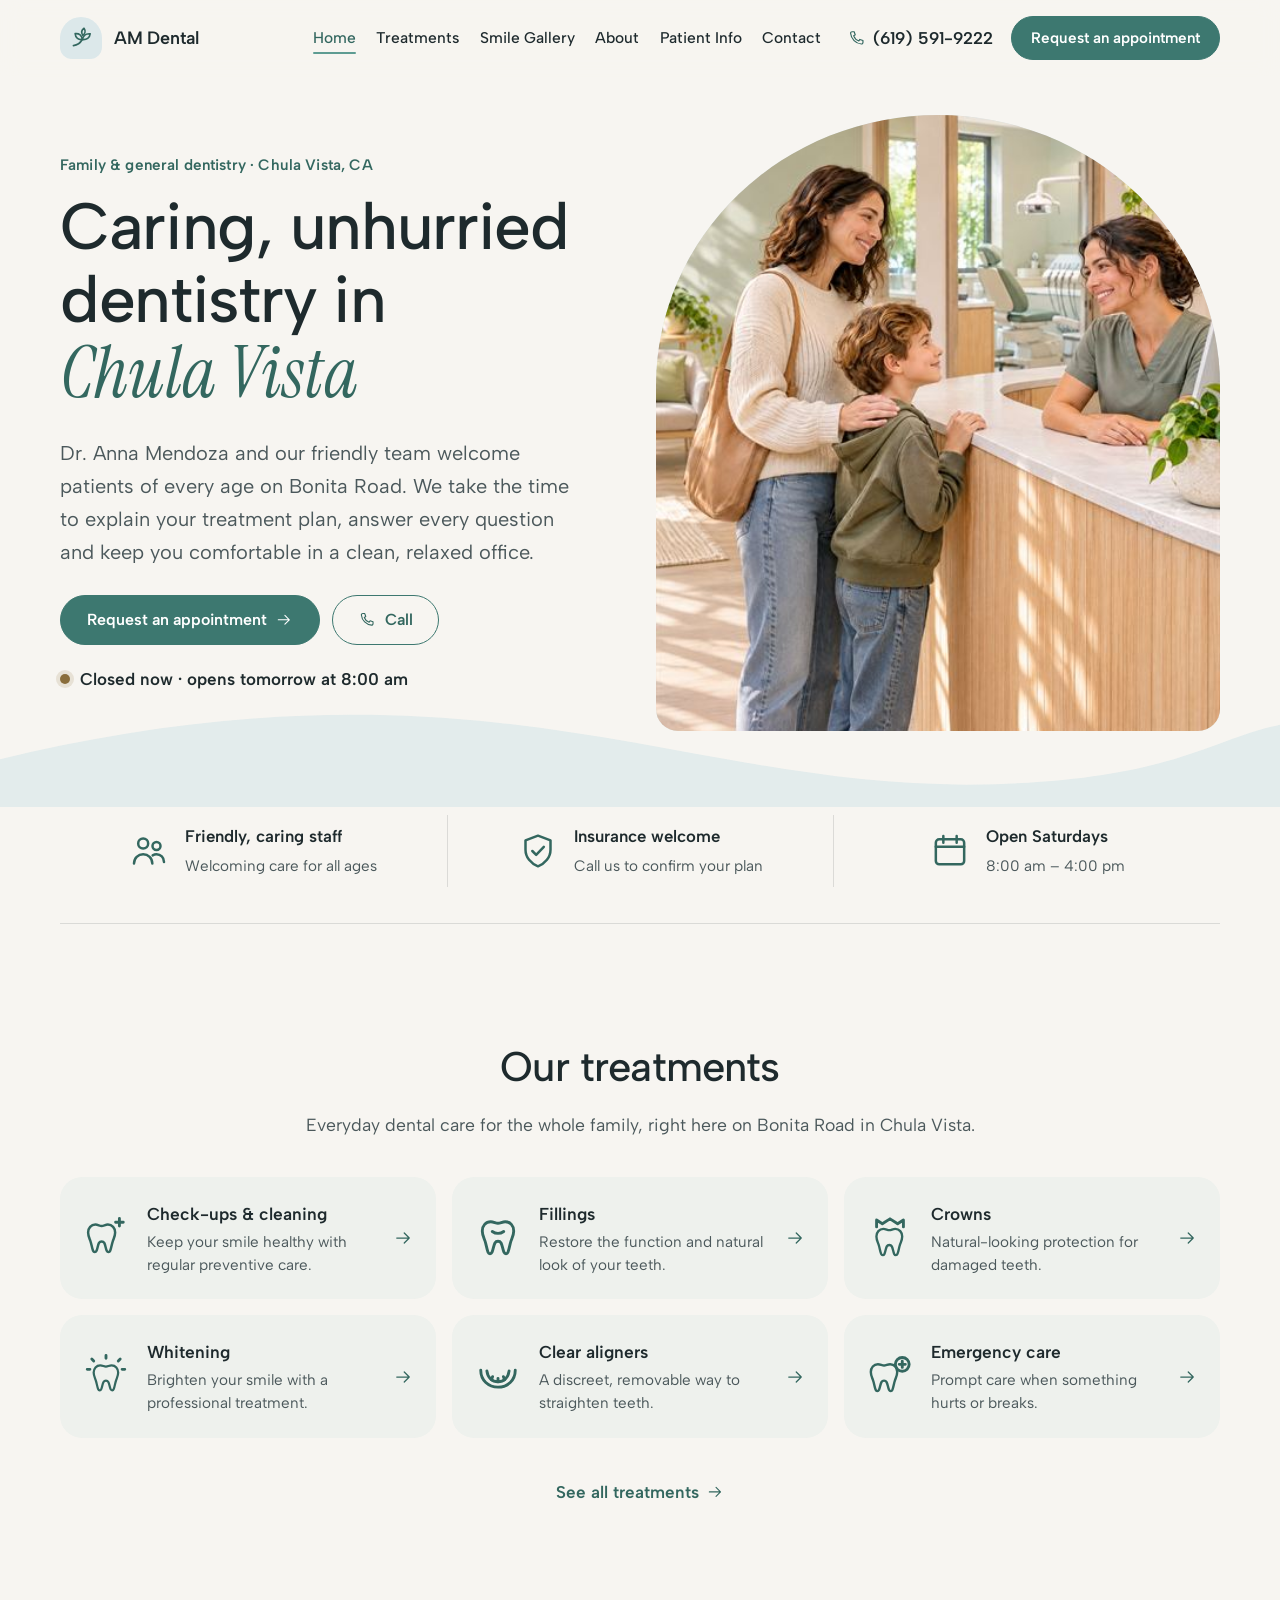
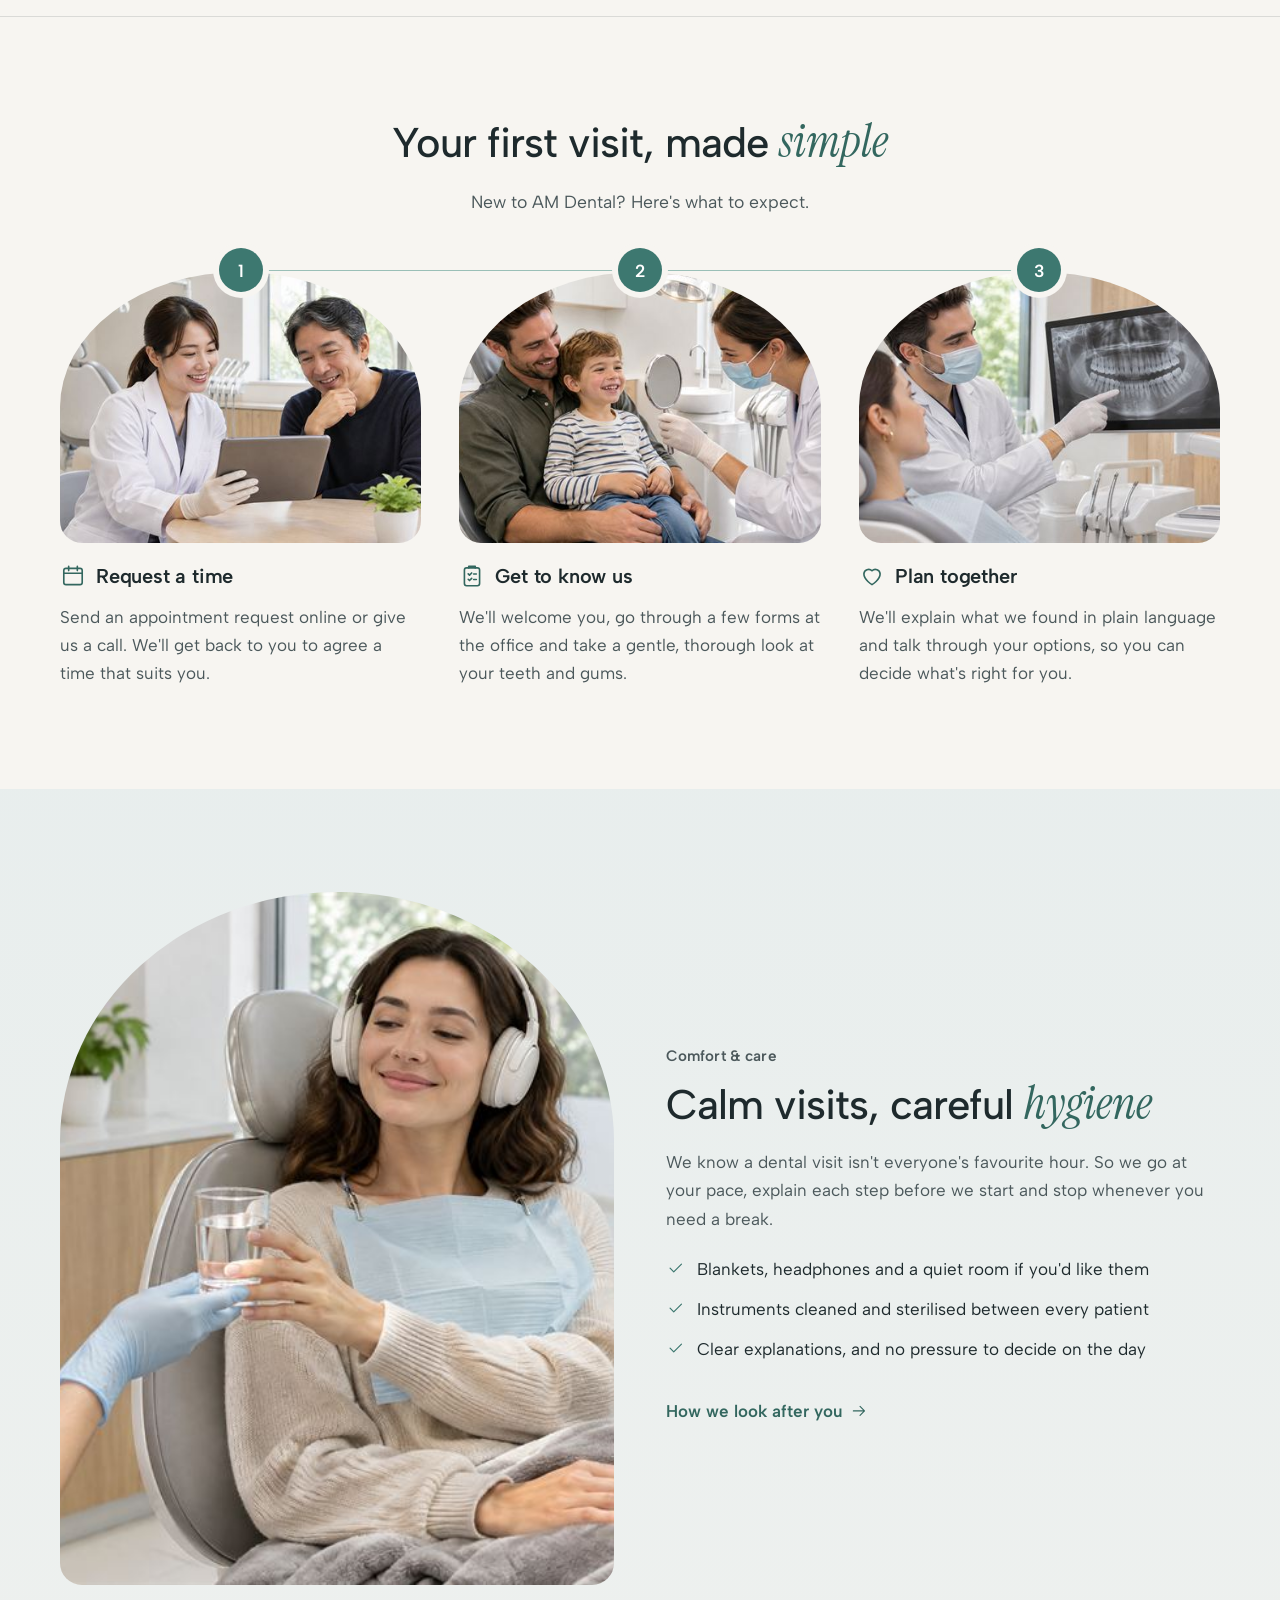
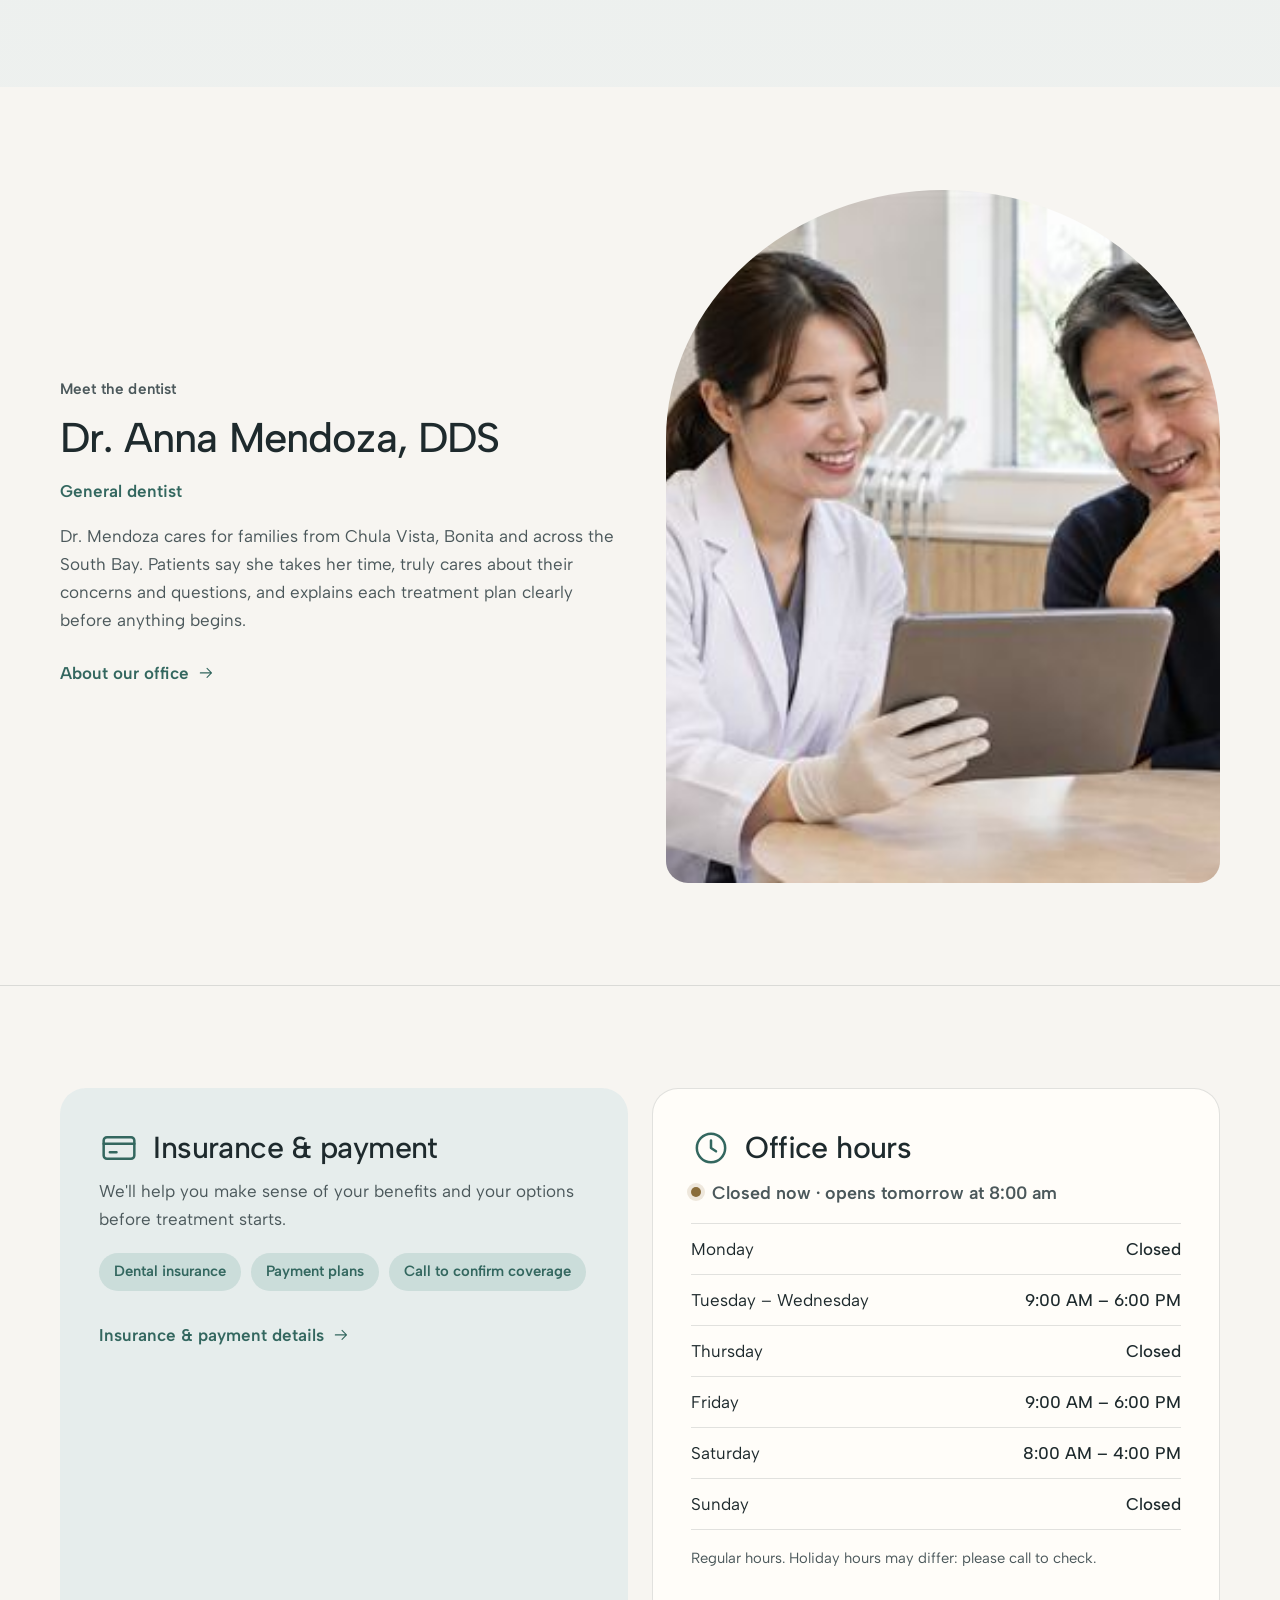
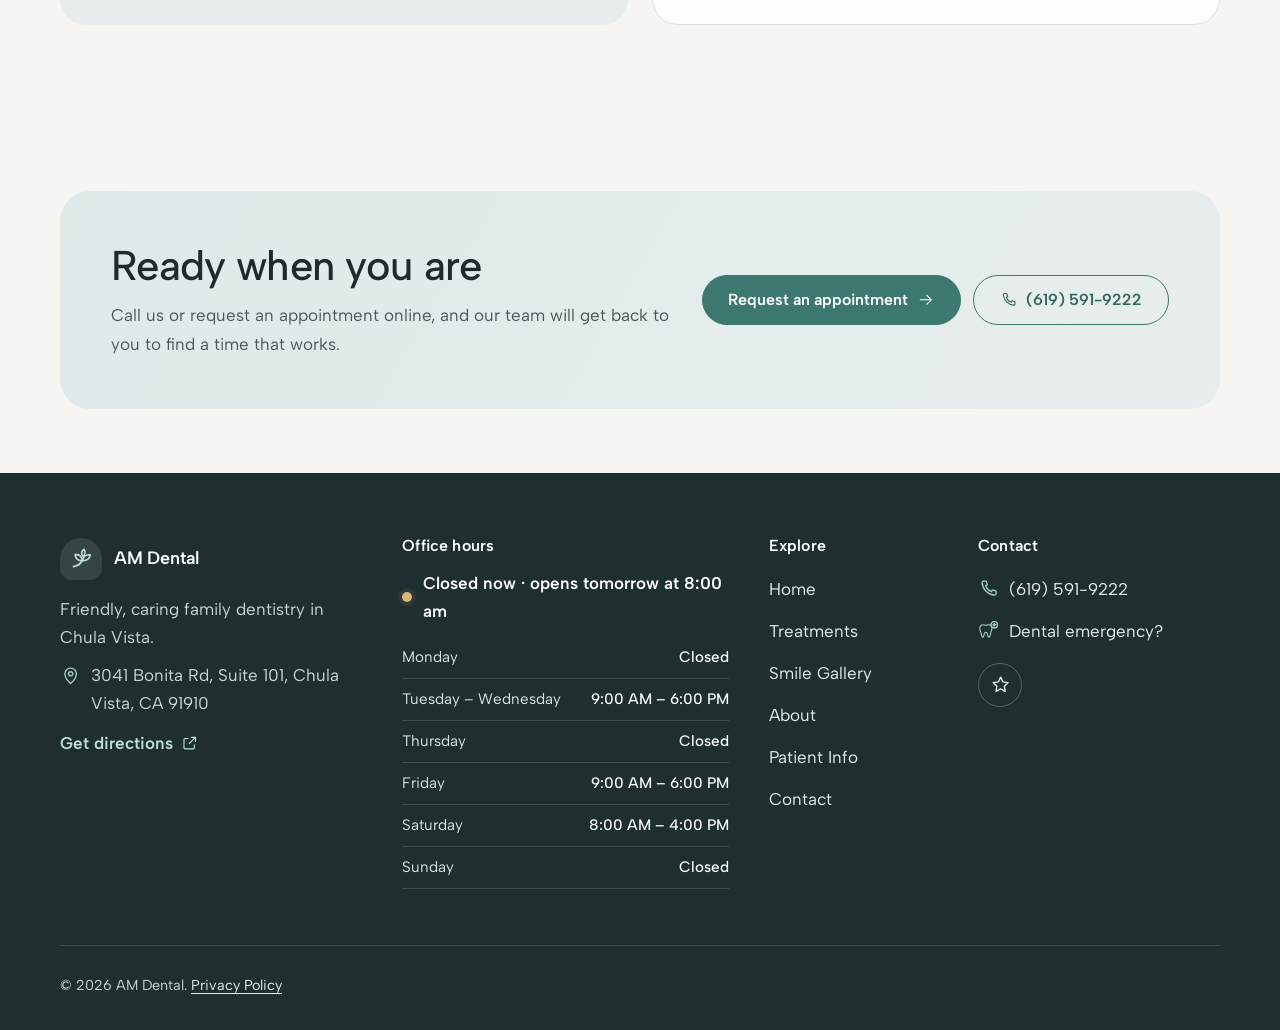
<file: index.html>
<!doctype html>
<html lang="en">
<head>
  <meta charset="utf-8">
  <meta name="viewport" content="width=device-width, initial-scale=1">
  <meta name="robots" content="noindex, nofollow"><!-- DEMO ONLY: delete this line when the site goes live -->
  <title>AM Dental | Dentist in Chula Vista, CA</title>
  <meta name="description" content="Friendly family dentistry in Chula Vista, CA: check-ups, cleanings, fillings, crowns, whitening and prompt care when something hurts. Call (619) 591-9222 or request an appointment online.">
  <meta name="theme-color" content="#f7f5f1">
  <!-- Share previews (Open Graph). Set dental.siteUrl in js/dental-config.js so links and images use your full web address. -->
  <meta property="og:type" content="website">
  <meta property="og:site_name" content="AM Dental" data-og="site_name">
  <meta property="og:title" content="AM Dental: friendly, caring dentistry in Chula Vista, CA">
  <meta property="og:description" content="Friendly family dentistry in Chula Vista, CA: check-ups, cleanings, fillings, crowns, whitening and prompt care when something hurts. Call (619) 591-9222 or request an appointment online.">
  <meta property="og:image" content="images/family-reception-1200.jpg" data-og="image">
  <meta name="twitter:card" content="summary_large_image">
  <link rel="icon" href="images/favicon.svg" type="image/svg+xml">
  <meta name="theme-map" content='{"colors":{"primary":{"--c-accent":"","--c-accent-strong":"darker","--c-accent-ink":"darker"},"accent":{"--c-sand":""},"text":{"--c-ink":""},"background":{"--c-bg":""},"surface":{"--c-mist":"","--c-mist-2":"darker"}},"fonts":{"heading":["--font-heading"],"body":["--font-body"]}}'>
  <!-- Fonts: Albert Sans and Instrument Serif from Google Fonts. To change them, edit this link and --font-body / --font-heading / --font-accent in css/style.css. -->
  <link rel="preconnect" href="https://fonts.googleapis.com">
  <link rel="preconnect" href="https://fonts.gstatic.com" crossorigin>
  <link rel="stylesheet" href="https://fonts.googleapis.com/css2?family=Albert+Sans:wght@400;500;600&family=Instrument+Serif:ital@0;1&display=swap">
  <link rel="stylesheet" href="css/style.css">
  <script>document.documentElement.className += " js";</script>
  <script type="application/ld+json" data-dental-schema>
{
  "@context": "https://schema.org",
  "@type": "Dentist",
  "name": "AM Dental",
  "description": "Friendly, caring family dentistry in Chula Vista.",
  "telephone": "(619) 591-9222",
  "address": {
    "@type": "PostalAddress",
    "streetAddress": "3041 Bonita Rd, Suite 101",
    "addressLocality": "Chula Vista",
    "addressRegion": "CA",
    "postalCode": "91910",
    "addressCountry": "US"
  },
  "openingHoursSpecification": [
    {
      "@type": "OpeningHoursSpecification",
      "dayOfWeek": [
        "Tuesday",
        "Wednesday",
        "Friday"
      ],
      "opens": "09:00",
      "closes": "18:00"
    },
    {
      "@type": "OpeningHoursSpecification",
      "dayOfWeek": [
        "Saturday"
      ],
      "opens": "08:00",
      "closes": "16:00"
    }
  ]
}
  </script>
</head>
<body data-page="index">
  <svg xmlns="http://www.w3.org/2000/svg" style="display:none" aria-hidden="true">
  <symbol id="i-tooth" viewBox="0 0 24 24" fill="none" stroke="currentColor" stroke-width="1.5" stroke-linecap="round" stroke-linejoin="round"><path d="M8.2 3.5C5.6 3.5 3.8 5.6 3.8 8.3c0 2.1.8 3.5 1.4 5.2.7 2 .9 4.2 1.6 5.9.4 1 1.6 1.1 2.1 0 .6-1.3.8-3.5 1.5-4.8.4-.7.8-.9 1.6-.9s1.2.2 1.6.9c.7 1.3.9 3.5 1.5 4.8.5 1.1 1.7 1 2.1 0 .7-1.7.9-3.9 1.6-5.9.6-1.7 1.4-3.1 1.4-5.2 0-2.7-1.8-4.8-4.4-4.8-1.6 0-2.5.8-3.8.8s-2.2-.8-3.8-.8z"/></symbol>
  <symbol id="i-checkup" viewBox="0 0 24 24" fill="none" stroke="currentColor" stroke-width="1.5" stroke-linecap="round" stroke-linejoin="round"><path d="M8.2 3.5C5.6 3.5 3.8 5.6 3.8 8.3c0 2.1.8 3.5 1.4 5.2.7 2 .9 4.2 1.6 5.9.4 1 1.6 1.1 2.1 0 .6-1.3.8-3.5 1.5-4.8.4-.7.8-.9 1.6-.9s1.2.2 1.6.9c.7 1.3.9 3.5 1.5 4.8.5 1.1 1.7 1 2.1 0 .7-1.7.9-3.9 1.6-5.9.6-1.7 1.4-3.1 1.4-5.2 0-2.7-1.8-4.8-4.4-4.8-1.6 0-2.5.8-3.8.8s-2.2-.8-3.8-.8z" transform="translate(-.6 2) scale(.86)"/><path d="M19 1.8v4M17 3.8h4"/></symbol>
  <symbol id="i-filling" viewBox="0 0 24 24" fill="none" stroke="currentColor" stroke-width="1.5" stroke-linecap="round" stroke-linejoin="round"><path d="M8.2 3.5C5.6 3.5 3.8 5.6 3.8 8.3c0 2.1.8 3.5 1.4 5.2.7 2 .9 4.2 1.6 5.9.4 1 1.6 1.1 2.1 0 .6-1.3.8-3.5 1.5-4.8.4-.7.8-.9 1.6-.9s1.2.2 1.6.9c.7 1.3.9 3.5 1.5 4.8.5 1.1 1.7 1 2.1 0 .7-1.7.9-3.9 1.6-5.9.6-1.7 1.4-3.1 1.4-5.2 0-2.7-1.8-4.8-4.4-4.8-1.6 0-2.5.8-3.8.8s-2.2-.8-3.8-.8z"/><path d="M9 8.6c1 .7 2 1 3 1s2-.3 3-1"/></symbol>
  <symbol id="i-crown" viewBox="0 0 24 24" fill="none" stroke="currentColor" stroke-width="1.5" stroke-linecap="round" stroke-linejoin="round"><path d="M8.2 3.5C5.6 3.5 3.8 5.6 3.8 8.3c0 2.1.8 3.5 1.4 5.2.7 2 .9 4.2 1.6 5.9.4 1 1.6 1.1 2.1 0 .6-1.3.8-3.5 1.5-4.8.4-.7.8-.9 1.6-.9s1.2.2 1.6.9c.7 1.3.9 3.5 1.5 4.8.5 1.1 1.7 1 2.1 0 .7-1.7.9-3.9 1.6-5.9.6-1.7 1.4-3.1 1.4-5.2 0-2.7-1.8-4.8-4.4-4.8-1.6 0-2.5.8-3.8.8s-2.2-.8-3.8-.8z" transform="translate(1.8 4.4) scale(.82)"/><path d="M5 6.2V2.6l3 2 4-2.6 4 2.6 3-2v3.6"/></symbol>
  <symbol id="i-bridge" viewBox="0 0 24 24" fill="none" stroke="currentColor" stroke-width="1.5" stroke-linecap="round" stroke-linejoin="round"><path d="M8.2 3.5C5.6 3.5 3.8 5.6 3.8 8.3c0 2.1.8 3.5 1.4 5.2.7 2 .9 4.2 1.6 5.9.4 1 1.6 1.1 2.1 0 .6-1.3.8-3.5 1.5-4.8.4-.7.8-.9 1.6-.9s1.2.2 1.6.9c.7 1.3.9 3.5 1.5 4.8.5 1.1 1.7 1 2.1 0 .7-1.7.9-3.9 1.6-5.9.6-1.7 1.4-3.1 1.4-5.2 0-2.7-1.8-4.8-4.4-4.8-1.6 0-2.5.8-3.8.8s-2.2-.8-3.8-.8z" transform="translate(.2 6) scale(.5)"/><path d="M8.2 3.5C5.6 3.5 3.8 5.6 3.8 8.3c0 2.1.8 3.5 1.4 5.2.7 2 .9 4.2 1.6 5.9.4 1 1.6 1.1 2.1 0 .6-1.3.8-3.5 1.5-4.8.4-.7.8-.9 1.6-.9s1.2.2 1.6.9c.7 1.3.9 3.5 1.5 4.8.5 1.1 1.7 1 2.1 0 .7-1.7.9-3.9 1.6-5.9.6-1.7 1.4-3.1 1.4-5.2 0-2.7-1.8-4.8-4.4-4.8-1.6 0-2.5.8-3.8.8s-2.2-.8-3.8-.8z" transform="translate(6.2 6) scale(.5)"/><path d="M8.2 3.5C5.6 3.5 3.8 5.6 3.8 8.3c0 2.1.8 3.5 1.4 5.2.7 2 .9 4.2 1.6 5.9.4 1 1.6 1.1 2.1 0 .6-1.3.8-3.5 1.5-4.8.4-.7.8-.9 1.6-.9s1.2.2 1.6.9c.7 1.3.9 3.5 1.5 4.8.5 1.1 1.7 1 2.1 0 .7-1.7.9-3.9 1.6-5.9.6-1.7 1.4-3.1 1.4-5.2 0-2.7-1.8-4.8-4.4-4.8-1.6 0-2.5.8-3.8.8s-2.2-.8-3.8-.8z" transform="translate(12.2 6) scale(.5)"/><path d="M3 6.5h18"/></symbol>
  <symbol id="i-implant" viewBox="0 0 24 24" fill="none" stroke="currentColor" stroke-width="1.5" stroke-linecap="round" stroke-linejoin="round"><path d="M7.2 3.5h9.6c.5 3.3-1.5 5.6-4.8 5.6S6.7 6.8 7.2 3.5z"/><path d="M12 9.1v1.6M9.4 12h5.2M9.9 14.6h4.2M10.4 17.2h3.2M11 19.8h2"/></symbol>
  <symbol id="i-whitening" viewBox="0 0 24 24" fill="none" stroke="currentColor" stroke-width="1.5" stroke-linecap="round" stroke-linejoin="round"><path d="M8.2 3.5C5.6 3.5 3.8 5.6 3.8 8.3c0 2.1.8 3.5 1.4 5.2.7 2 .9 4.2 1.6 5.9.4 1 1.6 1.1 2.1 0 .6-1.3.8-3.5 1.5-4.8.4-.7.8-.9 1.6-.9s1.2.2 1.6.9c.7 1.3.9 3.5 1.5 4.8.5 1.1 1.7 1 2.1 0 .7-1.7.9-3.9 1.6-5.9.6-1.7 1.4-3.1 1.4-5.2 0-2.7-1.8-4.8-4.4-4.8-1.6 0-2.5.8-3.8.8s-2.2-.8-3.8-.8z" transform="translate(2.6 3.2) scale(.78)"/><path d="M12 .8v1.4M4.6 2.6l1 1M19.4 2.6l-1 1M2.2 8h1.4M20.4 8h1.4"/></symbol>
  <symbol id="i-veneer" viewBox="0 0 24 24" fill="none" stroke="currentColor" stroke-width="1.5" stroke-linecap="round" stroke-linejoin="round"><path d="M8.2 3.5C5.6 3.5 3.8 5.6 3.8 8.3c0 2.1.8 3.5 1.4 5.2.7 2 .9 4.2 1.6 5.9.4 1 1.6 1.1 2.1 0 .6-1.3.8-3.5 1.5-4.8.4-.7.8-.9 1.6-.9s1.2.2 1.6.9c.7 1.3.9 3.5 1.5 4.8.5 1.1 1.7 1 2.1 0 .7-1.7.9-3.9 1.6-5.9.6-1.7 1.4-3.1 1.4-5.2 0-2.7-1.8-4.8-4.4-4.8-1.6 0-2.5.8-3.8.8s-2.2-.8-3.8-.8z"/><path d="M7.4 7.2c3 1.2 6.2 1.2 9.2 0"/></symbol>
  <symbol id="i-bonding" viewBox="0 0 24 24" fill="none" stroke="currentColor" stroke-width="1.5" stroke-linecap="round" stroke-linejoin="round"><path d="M8.2 3.5C5.6 3.5 3.8 5.6 3.8 8.3c0 2.1.8 3.5 1.4 5.2.7 2 .9 4.2 1.6 5.9.4 1 1.6 1.1 2.1 0 .6-1.3.8-3.5 1.5-4.8.4-.7.8-.9 1.6-.9s1.2.2 1.6.9c.7 1.3.9 3.5 1.5 4.8.5 1.1 1.7 1 2.1 0 .7-1.7.9-3.9 1.6-5.9.6-1.7 1.4-3.1 1.4-5.2 0-2.7-1.8-4.8-4.4-4.8-1.6 0-2.5.8-3.8.8s-2.2-.8-3.8-.8z" transform="translate(-1 2) scale(.86)"/><path d="M17.5 2.5l4 4-2.5 2.5-4-4z"/><path d="M15 5l-1.6 1.6"/></symbol>
  <symbol id="i-aligner" viewBox="0 0 24 24" fill="none" stroke="currentColor" stroke-width="1.5" stroke-linecap="round" stroke-linejoin="round"><path d="M3 8.5c0 5.3 4 8.8 9 8.8s9-3.5 9-8.8"/><path d="M6.2 8.8c.4 3.6 2.8 5.7 5.8 5.7s5.4-2.1 5.8-5.7"/><path d="M8.6 13.4l.6-1.6M12 14.5v-1.8M15.4 13.4l-.6-1.6"/></symbol>
  <symbol id="i-emergency" viewBox="0 0 24 24" fill="none" stroke="currentColor" stroke-width="1.5" stroke-linecap="round" stroke-linejoin="round"><path d="M8.2 3.5C5.6 3.5 3.8 5.6 3.8 8.3c0 2.1.8 3.5 1.4 5.2.7 2 .9 4.2 1.6 5.9.4 1 1.6 1.1 2.1 0 .6-1.3.8-3.5 1.5-4.8.4-.7.8-.9 1.6-.9s1.2.2 1.6.9c.7 1.3.9 3.5 1.5 4.8.5 1.1 1.7 1 2.1 0 .7-1.7.9-3.9 1.6-5.9.6-1.7 1.4-3.1 1.4-5.2 0-2.7-1.8-4.8-4.4-4.8-1.6 0-2.5.8-3.8.8s-2.2-.8-3.8-.8z" transform="translate(-1.2 2.4) scale(.84)"/><circle cx="18.4" cy="5.4" r="3.6"/><path d="M18.4 3.8v3.2M16.8 5.4H20"/></symbol>
  <symbol id="i-child" viewBox="0 0 24 24" fill="none" stroke="currentColor" stroke-width="1.5" stroke-linecap="round" stroke-linejoin="round"><path d="M8.2 3.5C5.6 3.5 3.8 5.6 3.8 8.3c0 2.1.8 3.5 1.4 5.2.7 2 .9 4.2 1.6 5.9.4 1 1.6 1.1 2.1 0 .6-1.3.8-3.5 1.5-4.8.4-.7.8-.9 1.6-.9s1.2.2 1.6.9c.7 1.3.9 3.5 1.5 4.8.5 1.1 1.7 1 2.1 0 .7-1.7.9-3.9 1.6-5.9.6-1.7 1.4-3.1 1.4-5.2 0-2.7-1.8-4.8-4.4-4.8-1.6 0-2.5.8-3.8.8s-2.2-.8-3.8-.8z"/><path d="M9.6 8.8h.01M14.4 8.8h.01"/><path d="M9.8 10.8c1.3 1 3.1 1 4.4 0"/></symbol>
  <symbol id="i-family" viewBox="0 0 24 24" fill="none" stroke="currentColor" stroke-width="1.5" stroke-linecap="round" stroke-linejoin="round"><circle cx="8.5" cy="7.5" r="3"/><circle cx="16.5" cy="9" r="2.4"/><path d="M3 19.5c0-3.3 2.5-5.6 5.5-5.6s5.5 2.3 5.5 5.6"/><path d="M14.2 14.6c.7-.4 1.5-.6 2.3-.6 2.5 0 4.5 1.9 4.5 4.6"/></symbol>
  <symbol id="i-shield" viewBox="0 0 24 24" fill="none" stroke="currentColor" stroke-width="1.5" stroke-linecap="round" stroke-linejoin="round"><path d="M12 2.8l7.5 2.8v5.6c0 4.6-3.2 8.3-7.5 10-4.3-1.7-7.5-5.4-7.5-10V5.6z"/><path d="M8.6 12l2.3 2.3 4.6-4.8"/></symbol>
  <symbol id="i-calendar" viewBox="0 0 24 24" fill="none" stroke="currentColor" stroke-width="1.5" stroke-linecap="round" stroke-linejoin="round"><rect x="3.5" y="5" width="17" height="15" rx="2"/><path d="M3.5 9.5h17M8 3v4M16 3v4"/></symbol>
  <symbol id="i-clock" viewBox="0 0 24 24" fill="none" stroke="currentColor" stroke-width="1.5" stroke-linecap="round" stroke-linejoin="round"><circle cx="12" cy="12" r="8.5"/><path d="M12 7.5V12l3 2"/></symbol>
  <symbol id="i-clipboard" viewBox="0 0 24 24" fill="none" stroke="currentColor" stroke-width="1.5" stroke-linecap="round" stroke-linejoin="round"><rect x="5" y="4.5" width="14" height="16.5" rx="2"/><path d="M9 4.5V3h6v1.5"/><path d="M8.5 10l1.2 1.2 2-2M13.5 10.2h2.5M8.5 15l1.2 1.2 2-2M13.5 15.2h2.5"/></symbol>
  <symbol id="i-card" viewBox="0 0 24 24" fill="none" stroke="currentColor" stroke-width="1.5" stroke-linecap="round" stroke-linejoin="round"><rect x="2.8" y="5.5" width="18.4" height="13" rx="2"/><path d="M2.8 9.5h18.4M6.5 14.5h4"/></symbol>
  <symbol id="i-heart" viewBox="0 0 24 24" fill="none" stroke="currentColor" stroke-width="1.5" stroke-linecap="round" stroke-linejoin="round"><path d="M12 20s-7.5-4.4-7.5-10A4.4 4.4 0 0 1 12 7.2 4.4 4.4 0 0 1 19.5 10C19.5 15.6 12 20 12 20z"/></symbol>
  <symbol id="i-sparkle" viewBox="0 0 24 24" fill="none" stroke="currentColor" stroke-width="1.5" stroke-linecap="round" stroke-linejoin="round"><path d="M12 3l1.7 5.3L19 10l-5.3 1.7L12 17l-1.7-5.3L5 10l5.3-1.7z"/><path d="M19 16v4M17 18h4"/></symbol>
  <symbol id="i-comfort" viewBox="0 0 24 24" fill="none" stroke="currentColor" stroke-width="1.5" stroke-linecap="round" stroke-linejoin="round"><path d="M4 18v-5.5A2.5 2.5 0 0 1 6.5 10h0A2.5 2.5 0 0 1 9 12.5V14h6v-1.5a2.5 2.5 0 0 1 5 0V18"/><path d="M4 18h16M6.5 10V7a3 3 0 0 1 3-3h5a3 3 0 0 1 3 3v3"/></symbol>
  <symbol id="i-access" viewBox="0 0 24 24" fill="none" stroke="currentColor" stroke-width="1.5" stroke-linecap="round" stroke-linejoin="round"><circle cx="12" cy="4.6" r="1.8"/><path d="M5.5 8.5l6.5 1.2 6.5-1.2M12 9.7v4.8l-3.4 6M12 14.5l3.4 6"/></symbol>
  <symbol id="i-mirror" viewBox="0 0 24 24" fill="none" stroke="currentColor" stroke-width="1.5" stroke-linecap="round" stroke-linejoin="round"><ellipse cx="12" cy="8.5" rx="5.5" ry="6"/><path d="M12 14.5V21M9.5 21h5"/></symbol>
  <symbol id="i-leaf" viewBox="0 0 24 24" fill="none" stroke="currentColor" stroke-width="1.5" stroke-linecap="round" stroke-linejoin="round"><path d="M5 19c3.5-.4 6.4-2.4 8.2-5.6"/><path d="M13.2 13.4c-3.4.6-6.4-1.6-6.6-5.4 3.6-.5 6.4 1.6 6.6 5.4z"/><path d="M13.2 13.4c.8-3.5 3.7-5.6 7.3-5.3-.3 3.6-3.4 5.8-7.3 5.3z"/><path d="M13.6 9.6c-1.5-2.4-1-5 1.2-6.6 1.6 2.3 1.1 5-1.2 6.6z"/></symbol>
  <symbol id="i-phone" viewBox="0 0 24 24" fill="none" stroke="currentColor" stroke-width="1.5" stroke-linecap="round" stroke-linejoin="round"><path d="M6.6 3.5h2.6l1.4 4-2 1.3a11 11 0 0 0 6.6 6.6l1.3-2 4 1.4v2.6a1.9 1.9 0 0 1-2 1.9A15.3 15.3 0 0 1 4.6 5.5a1.9 1.9 0 0 1 2-2z"/></symbol>
  <symbol id="i-mail" viewBox="0 0 24 24" fill="none" stroke="currentColor" stroke-width="1.5" stroke-linecap="round" stroke-linejoin="round"><rect x="3" y="5.5" width="18" height="13" rx="2"/><path d="M3.5 6.5L12 13l8.5-6.5"/></symbol>
  <symbol id="i-pin" viewBox="0 0 24 24" fill="none" stroke="currentColor" stroke-width="1.5" stroke-linecap="round" stroke-linejoin="round"><path d="M12 21s-6.5-5.6-6.5-11a6.5 6.5 0 0 1 13 0c0 5.4-6.5 11-6.5 11z"/><circle cx="12" cy="10" r="2.4"/></symbol>
  <symbol id="i-arrow" viewBox="0 0 24 24" fill="none" stroke="currentColor" stroke-width="1.5" stroke-linecap="round" stroke-linejoin="round"><path d="M4.5 12h15M13.5 6l6 6-6 6"/></symbol>
  <symbol id="i-chevron" viewBox="0 0 24 24" fill="none" stroke="currentColor" stroke-width="1.5" stroke-linecap="round" stroke-linejoin="round"><path d="M6 9.5l6 6 6-6"/></symbol>
  <symbol id="i-menu" viewBox="0 0 24 24" fill="none" stroke="currentColor" stroke-width="1.5" stroke-linecap="round" stroke-linejoin="round"><path d="M4 7.5h16M4 12h16M4 16.5h16"/></symbol>
  <symbol id="i-close" viewBox="0 0 24 24" fill="none" stroke="currentColor" stroke-width="1.5" stroke-linecap="round" stroke-linejoin="round"><path d="M6 6l12 12M18 6L6 18"/></symbol>
  <symbol id="i-check" viewBox="0 0 24 24" fill="none" stroke="currentColor" stroke-width="1.5" stroke-linecap="round" stroke-linejoin="round"><path d="M5 12.5l4.5 4.5L19 7.5"/></symbol>
  <symbol id="i-alert" viewBox="0 0 24 24" fill="none" stroke="currentColor" stroke-width="1.5" stroke-linecap="round" stroke-linejoin="round"><path d="M12 3.5L21.5 20h-19z"/><path d="M12 10v4.5M12 17.2v.3"/></symbol>
  <symbol id="i-info" viewBox="0 0 24 24" fill="none" stroke="currentColor" stroke-width="1.5" stroke-linecap="round" stroke-linejoin="round"><circle cx="12" cy="12" r="8.5"/><path d="M12 11v5.5M12 7.8v.3"/></symbol>
  <symbol id="i-external" viewBox="0 0 24 24" fill="none" stroke="currentColor" stroke-width="1.5" stroke-linecap="round" stroke-linejoin="round"><path d="M14 4.5h5.5V10M19.5 4.5L11 13"/><path d="M18 14.5v4a1.5 1.5 0 0 1-1.5 1.5h-11A1.5 1.5 0 0 1 4 18.5v-11A1.5 1.5 0 0 1 5.5 6h4"/></symbol>
  <symbol id="i-compare" viewBox="0 0 24 24" fill="none" stroke="currentColor" stroke-width="1.5" stroke-linecap="round" stroke-linejoin="round"><path d="M12 3v18"/><path d="M8 8l-4 4 4 4M16 8l4 4-4 4"/></symbol>
  <symbol id="i-columns" viewBox="0 0 24 24" fill="none" stroke="currentColor" stroke-width="1.5" stroke-linecap="round" stroke-linejoin="round"><rect x="3" y="5" width="7.5" height="14" rx="1.5"/><rect x="13.5" y="5" width="7.5" height="14" rx="1.5"/></symbol>
  <symbol id="i-star" viewBox="0 0 24 24" fill="none" stroke="currentColor" stroke-width="1.5" stroke-linecap="round" stroke-linejoin="round"><path d="M12 3.5l2.6 5.4 5.9.8-4.3 4.1 1 5.8L12 16.8l-5.2 2.8 1-5.8-4.3-4.1 5.9-.8z"/></symbol>
  <symbol id="i-facebook" viewBox="0 0 24 24" fill="none" stroke="currentColor" stroke-width="1.5" stroke-linecap="round" stroke-linejoin="round"><path d="M14.5 21v-7.5h2.6l.4-3h-3V8.6c0-.9.3-1.5 1.6-1.5h1.6V4.4c-.3 0-1.2-.1-2.3-.1-2.3 0-3.9 1.4-3.9 4v2.2H8.9v3h2.6V21"/></symbol>
  <symbol id="i-instagram" viewBox="0 0 24 24" fill="none" stroke="currentColor" stroke-width="1.5" stroke-linecap="round" stroke-linejoin="round"><rect x="3.5" y="3.5" width="17" height="17" rx="4.5"/><circle cx="12" cy="12" r="4"/><path d="M17.2 6.8v.1"/></symbol>
</svg>
  <a class="skip-link" href="#main">Skip to content</a>

  <!-- ============ HEADER (same on every page) ============ -->
  <header class="site-header">
    <div class="container header-bar">
      <a class="brand" href="index.html"><span class="brand-mark"><svg class="brand-icon" aria-hidden="true" focusable="false"><use href="#i-leaf"></use></svg></span><span class="brand-name" data-site="businessName">AM Dental</span></a>
      <button class="nav-toggle" type="button" aria-expanded="false" aria-controls="site-menu" aria-label="Open menu">
        <svg class="icon-open" aria-hidden="true" focusable="false"><use href="#i-menu"></use></svg>
        <svg class="icon-close" aria-hidden="true" focusable="false"><use href="#i-close"></use></svg>
      </button>
      <nav class="site-nav" id="site-menu" aria-label="Main">
        <ul class="nav-links">
            <li><a href="index.html" aria-current="page">Home</a></li>
            <li><a href="treatments.html">Treatments</a></li>
            <li><a href="smile-gallery.html">Smile Gallery</a></li>
            <li><a href="about.html">About</a></li>
            <li><a href="patients.html">Patient Info</a></li>
            <li><a href="contact.html">Contact</a></li>
        </ul>
        <div class="nav-actions">
          <a class="nav-phone" data-site-link="phone" href="tel:+16195919222"><svg class="icon" aria-hidden="true" focusable="false"><use href="#i-phone"></use></svg><span data-site="phone">(619) 591-9222</span></a>
          <a class="btn btn--small" href="contact.html#request">Request an appointment</a>
        </div>
      </nav>
    </div>
  </header>

  <main id="main">
<!-- ===== HERO ===== -->
    <section class="hero" aria-labelledby="hero-title">
      <div class="container hero-grid">
        <div class="hero-copy">
          <p class="eyebrow">Family &amp; general dentistry · <span data-site="city">Chula Vista, CA</span></p>
          <h1 id="hero-title" data-content="heroTitle">Caring, unhurried dentistry in <em class="accent">Chula Vista</em></h1>
          <p class="lead" data-content="heroText">Dr. Anna Mendoza and our friendly team welcome patients of every age on Bonita Road. We take the time to explain your treatment plan, answer every question and keep you comfortable in a clean, relaxed office.</p>
          <div class="hero-actions">
            <a class="btn" href="contact.html#request">Request an appointment <svg class="icon" aria-hidden="true" focusable="false"><use href="#i-arrow"></use></svg></a>
            <a class="btn btn--ghost" data-site-link="phone" href="tel:+16195919222"><svg class="icon" aria-hidden="true" focusable="false"><use href="#i-phone"></use></svg>Call <span class="visually-hidden" data-site="phone">(619) 591-9222</span></a>
          </div>
          <p class="hero-status hours-status" data-hours-status hidden><span class="status-dot" aria-hidden="true"></span><span data-hours-status-text></span></p>
        </div>
        <div class="hero-media">
          <div class="arch arch--hero">
            <picture><source media="(max-width: 767px)" srcset="images/family-reception-mobile-480.jpg 480w, images/family-reception-mobile-800.jpg 800w, images/family-reception-mobile-1080.jpg 1080w" sizes="100vw"><img src="images/family-reception-1200.jpg" srcset="images/family-reception-800.jpg 800w, images/family-reception-1200.jpg 1200w, images/family-reception-1600.jpg 1600w, images/family-reception-2000.jpg 2000w" sizes="(min-width: 768px) 56vw, 100vw" width="1200" height="679" alt="A parent and young son smiling at the front desk of a bright, plant-filled dental reception" class="hero-img" loading="eager" fetchpriority="high"></picture>
          </div>
        </div>
      </div>
      <svg class="hero-wave" viewBox="0 0 1440 120" preserveAspectRatio="none" aria-hidden="true" focusable="false"><path d="M0 70c180-40 360-58 560-38s360 70 560 64 240-46 320-62v86H0z"/></svg>
    </section>

    <!-- ===== TRUST ROW (sample facts: edit them to match your practice) ===== -->
    <section class="trust" aria-label="Why families choose us" data-section="home.trust">
      <div class="container">
        <ul class="trust-row">
          <li><svg class="trust-icon" aria-hidden="true" focusable="false"><use href="#i-family"></use></svg><div><strong>Friendly, caring staff</strong><span>Welcoming care for all ages</span></div></li>
          <li><svg class="trust-icon" aria-hidden="true" focusable="false"><use href="#i-shield"></use></svg><div><strong>Insurance welcome</strong><span>Call us to confirm your plan</span></div></li>
          <li><svg class="trust-icon" aria-hidden="true" focusable="false"><use href="#i-calendar"></use></svg><div><strong>Open Saturdays</strong><span>8:00 am – 4:00 pm</span></div></li>
        </ul>
      </div>
    </section>

    <!-- ===== TREATMENT HIGHLIGHTS ===== -->
    <section class="section" aria-labelledby="treat-title">
      <div class="container">
        <div class="section-head section-head--center reveal">
          <h2 id="treat-title">Our treatments</h2>
          <p>Everyday dental care for the whole family, right here on Bonita Road in Chula Vista.</p>
        </div>
        <ul class="tiles">
          <li class="tile reveal" data-item="services:checkups"><a href="treatments.html#checkups"><svg class="tile-icon" aria-hidden="true" focusable="false"><use href="#i-checkup"></use></svg><span class="tile-text"><strong data-field="cardName">Check-ups &amp; cleaning</strong><span data-field="cardText">Keep your smile healthy with regular preventive care.</span></span><svg class="tile-arrow" aria-hidden="true" focusable="false"><use href="#i-arrow"></use></svg></a></li>
          <li class="tile reveal" data-item="services:fillings"><a href="treatments.html#fillings"><svg class="tile-icon" aria-hidden="true" focusable="false"><use href="#i-filling"></use></svg><span class="tile-text"><strong data-field="cardName">Fillings</strong><span data-field="cardText">Restore the function and natural look of your teeth.</span></span><svg class="tile-arrow" aria-hidden="true" focusable="false"><use href="#i-arrow"></use></svg></a></li>
          <li class="tile reveal" data-item="services:crowns"><a href="treatments.html#crowns"><svg class="tile-icon" aria-hidden="true" focusable="false"><use href="#i-crown"></use></svg><span class="tile-text"><strong data-field="cardName">Crowns</strong><span data-field="cardText">Natural-looking protection for damaged teeth.</span></span><svg class="tile-arrow" aria-hidden="true" focusable="false"><use href="#i-arrow"></use></svg></a></li>
          <li class="tile reveal" data-item="services:whitening"><a href="treatments.html#whitening"><svg class="tile-icon" aria-hidden="true" focusable="false"><use href="#i-whitening"></use></svg><span class="tile-text"><strong data-field="cardName">Whitening</strong><span data-field="cardText">Brighten your smile with a professional treatment.</span></span><svg class="tile-arrow" aria-hidden="true" focusable="false"><use href="#i-arrow"></use></svg></a></li>
          <li class="tile reveal" data-item="services:aligners"><a href="treatments.html#aligners"><svg class="tile-icon" aria-hidden="true" focusable="false"><use href="#i-aligner"></use></svg><span class="tile-text"><strong data-field="cardName">Clear aligners</strong><span data-field="cardText">A discreet, removable way to straighten teeth.</span></span><svg class="tile-arrow" aria-hidden="true" focusable="false"><use href="#i-arrow"></use></svg></a></li>
          <li class="tile reveal" data-item="services:toothache"><a href="treatments.html#toothache"><svg class="tile-icon" aria-hidden="true" focusable="false"><use href="#i-emergency"></use></svg><span class="tile-text"><strong data-field="cardName">Emergency care</strong><span data-field="cardText">Prompt care when something hurts or breaks.</span></span><svg class="tile-arrow" aria-hidden="true" focusable="false"><use href="#i-arrow"></use></svg></a></li>
        </ul>
        <p class="center-link"><a class="link-arrow" href="treatments.html">See all treatments <svg class="icon" aria-hidden="true" focusable="false"><use href="#i-arrow"></use></svg></a></p>
      </div>
    </section>

    <!-- ===== YOUR FIRST VISIT (3-step timeline) ===== -->
    <section class="section section--rule" aria-labelledby="visit-title" data-section="home.firstVisit">
      <div class="container">
        <div class="section-head section-head--center reveal">
          <h2 id="visit-title">Your first visit, made <em class="accent">simple</em></h2>
          <p>New to <span data-site="businessName">AM Dental</span>? Here's what to expect.</p>
        </div>
        <ol class="timeline">
          <li class="timeline-step reveal">
            <span class="timeline-num" aria-hidden="true">1</span>
            <div class="arch arch--thumb"><img src="images/consultation-800.jpg" srcset="images/consultation-480.jpg 480w, images/consultation-800.jpg 800w, images/consultation-1200.jpg 1200w" sizes="(min-width: 768px) 30vw, 90vw" width="800" height="531" alt="A dentist and a patient talking at a small table by the window" loading="lazy" decoding="async"></div>
            <h3><svg class="icon" aria-hidden="true" focusable="false"><use href="#i-calendar"></use></svg>Request a time</h3>
            <p>Send an appointment request online or give us a call. We'll get back to you to agree a time that suits you.</p>
          </li>
          <li class="timeline-step reveal">
            <span class="timeline-num" aria-hidden="true">2</span>
            <div class="arch arch--thumb"><img src="images/first-visit-800.jpg" srcset="images/first-visit-480.jpg 480w, images/first-visit-800.jpg 800w, images/first-visit-1200.jpg 1200w" sizes="(min-width: 768px) 30vw, 90vw" width="800" height="531" alt="A smiling young boy on his father's lap in the dental chair while the dentist shows him a small mirror" loading="lazy" decoding="async"></div>
            <h3><svg class="icon" aria-hidden="true" focusable="false"><use href="#i-clipboard"></use></svg>Get to know us</h3>
            <p>We'll welcome you, go through a few forms at the office and take a gentle, thorough look at your teeth and gums.</p>
          </li>
          <li class="timeline-step reveal">
            <span class="timeline-num" aria-hidden="true">3</span>
            <div class="arch arch--thumb"><img src="images/xray-review-800.jpg" srcset="images/xray-review-480.jpg 480w, images/xray-review-800.jpg 800w, images/xray-review-1200.jpg 1200w" sizes="(min-width: 768px) 30vw, 90vw" width="800" height="531" alt="A dentist pointing at a dental X-ray on a screen while a patient looks on" loading="lazy" decoding="async"></div>
            <h3><svg class="icon" aria-hidden="true" focusable="false"><use href="#i-heart"></use></svg>Plan together</h3>
            <p>We'll explain what we found in plain language and talk through your options, so you can decide what's right for you.</p>
          </li>
        </ol>
      </div>
    </section>

    <!-- ===== COMFORT AND HYGIENE ===== -->
    <section class="section section--mist" aria-labelledby="comfort-title" data-section="home.comfort">
      <div class="container split">
        <div class="split-media reveal">
          <div class="arch arch--tall"><img src="images/comfort-800.jpg" srcset="images/comfort-480.jpg 480w, images/comfort-800.jpg 800w, images/comfort-1200.jpg 1200w" sizes="(min-width: 900px) 44vw, 100vw" width="800" height="531" alt="A relaxed patient with a blanket and headphones in the dental chair, offered a glass of water" loading="lazy" decoding="async"></div>
        </div>
        <div class="split-copy reveal">
          <p class="eyebrow">Comfort &amp; care</p>
          <h2 id="comfort-title">Calm visits, careful <em class="accent">hygiene</em></h2>
          <p>We know a dental visit isn't everyone's favourite hour. So we go at your pace, explain each step before we start and stop whenever you need a break.</p>
          <ul class="check-list">
            <li><svg class="icon" aria-hidden="true" focusable="false"><use href="#i-check"></use></svg>Blankets, headphones and a quiet room if you'd like them</li>
            <li><svg class="icon" aria-hidden="true" focusable="false"><use href="#i-check"></use></svg>Instruments cleaned and sterilised between every patient</li>
            <li><svg class="icon" aria-hidden="true" focusable="false"><use href="#i-check"></use></svg>Clear explanations, and no pressure to decide on the day</li>
          </ul>
          <a class="link-arrow" href="about.html#office">How we look after you <svg class="icon" aria-hidden="true" focusable="false"><use href="#i-arrow"></use></svg></a>
        </div>
      </div>
    </section>

    <!-- ===== MEET THE DENTIST ===== -->
    <section class="section" aria-labelledby="team-title" data-section="home.team">
      <div class="container split split--reverse">
        <div class="split-media reveal">
          <div class="arch arch--tall"><img src="images/consultation-800.jpg" srcset="images/consultation-480.jpg 480w, images/consultation-800.jpg 800w, images/consultation-1200.jpg 1200w" sizes="(min-width: 900px) 34vw, 90vw" width="800" height="531" alt="Illustrative photo: a dentist and a patient talking through a treatment plan at a small table" loading="lazy" decoding="async"></div>
        </div>
        <div class="split-copy reveal">
          <p class="eyebrow">Meet the dentist</p>
          <h2 id="team-title">Dr. Anna Mendoza, DDS</h2>
          <p class="role">General dentist</p>
          <p>Dr. Mendoza cares for families from Chula Vista, Bonita and across the South Bay. Patients say she takes her time, truly cares about their concerns and questions, and explains each treatment plan clearly before anything begins.</p>
          <a class="link-arrow" href="about.html#team">About our office <svg class="icon" aria-hidden="true" focusable="false"><use href="#i-arrow"></use></svg></a>
        </div>
      </div>
    </section>

    <!-- ===== INSURANCE AND HOURS ===== -->
    <section class="section section--rule" aria-label="Insurance and office hours">
      <div class="container two-panels">
        <div class="panel panel--mist reveal" data-section="home.insurance">
          <div class="panel-title"><svg class="panel-icon" aria-hidden="true" focusable="false"><use href="#i-card"></use></svg><h2>Insurance &amp; payment</h2></div>
          <p>We'll help you make sense of your benefits and your options before treatment starts.</p>
          <ul class="chips" aria-label="Insurance and payment options">
            <li>Dental insurance</li>
            <li>Payment plans</li>
            <li>Call to confirm coverage</li>
          </ul>
          <a class="link-arrow" href="patients.html#insurance">Insurance &amp; payment details <svg class="icon" aria-hidden="true" focusable="false"><use href="#i-arrow"></use></svg></a>
        </div>
        <div class="panel panel--hours reveal" id="hours">
          <div class="panel-title"><svg class="panel-icon" aria-hidden="true" focusable="false"><use href="#i-clock"></use></svg><h2>Office hours</h2></div>
          <p class="hours-status hours-status--large" data-hours-status hidden><span class="status-dot" aria-hidden="true"></span><span data-hours-status-text></span></p>
          <dl class="hours" data-site-hours>
            <dt>Monday</dt><dd>Closed</dd>
            <dt>Tuesday – Wednesday</dt><dd>9:00 AM – 6:00 PM</dd>
            <dt>Thursday</dt><dd>Closed</dd>
            <dt>Friday</dt><dd>9:00 AM – 6:00 PM</dd>
            <dt>Saturday</dt><dd>8:00 AM – 4:00 PM</dd>
            <dt>Sunday</dt><dd>Closed</dd>
          </dl>
          <p class="small muted">Regular hours. Holiday hours may differ: please call to check.</p>
        </div>
      </div>
    </section>


    <!-- ===== CALL TO ACTION ===== -->
    <section class="cta" aria-labelledby="cta-title" data-section="home.cta">
      <div class="container cta-inner reveal">
        <div>
          <h2 id="cta-title" data-content="ctaTitle">Ready when you are</h2>
          <p data-content="ctaText">Call us or request an appointment online, and our team will get back to you to find a time that works.</p>
        </div>
        <div class="cta-actions">
          <a class="btn" href="contact.html#request">Request an appointment <svg class="icon" aria-hidden="true" focusable="false"><use href="#i-arrow"></use></svg></a>
          <a class="btn btn--ghost" data-site-link="phone" href="tel:+16195919222"><svg class="icon" aria-hidden="true" focusable="false"><use href="#i-phone"></use></svg><span data-site="phone">(619) 591-9222</span></a>
        </div>
      </div>
    </section>
  </main>

  <!-- ============ FOOTER (same on every page) ============ -->
  <footer class="site-footer">
    <div class="container footer-grid">
      <div class="footer-brand">
        <a class="brand" href="index.html"><span class="brand-mark"><svg class="brand-icon" aria-hidden="true" focusable="false"><use href="#i-leaf"></use></svg></span><span class="brand-name" data-site="businessName">AM Dental</span></a>
        <p class="footer-tagline" data-site="tagline">Gentle dental care for the whole family.</p>
        <p class="footer-address"><svg class="fi" aria-hidden="true" focusable="false"><use href="#i-pin"></use></svg><span data-site="address">3041 Bonita Rd, Suite 101, Chula Vista, CA 91910</span></p>
        <a class="link-arrow" data-directions href="https://www.google.com/maps/search/?api=1&amp;query=3041%20Bonita%20Rd%2C%20Suite%20101%2C%20Chula%20Vista%2C%20CA%2091910" target="_blank" rel="noopener noreferrer">Get directions <svg class="icon" aria-hidden="true" focusable="false"><use href="#i-external"></use></svg><span class="visually-hidden"> (opens a map in a new tab)</span></a>
      </div>
      <div>
        <h2 class="footer-title">Office hours</h2>
        <p class="hours-status" data-hours-status hidden><span class="status-dot" aria-hidden="true"></span><span data-hours-status-text></span></p>
        <dl class="hours hours--compact" data-site-hours>
          <dt>Monday</dt><dd>Closed</dd>
          <dt>Tuesday – Wednesday</dt><dd>9:00 AM – 6:00 PM</dd>
          <dt>Thursday</dt><dd>Closed</dd>
          <dt>Friday</dt><dd>9:00 AM – 6:00 PM</dd>
          <dt>Saturday</dt><dd>8:00 AM – 4:00 PM</dd>
          <dt>Sunday</dt><dd>Closed</dd>
        </dl>
      </div>
      <div>
        <h2 class="footer-title">Explore</h2>
        <ul class="footer-links">
            <li><a href="index.html">Home</a></li>
            <li><a href="treatments.html">Treatments</a></li>
            <li><a href="smile-gallery.html">Smile Gallery</a></li>
            <li><a href="about.html">About</a></li>
            <li><a href="patients.html">Patient Info</a></li>
            <li><a href="contact.html">Contact</a></li>
        </ul>
      </div>
      <div>
        <h2 class="footer-title">Contact</h2>
        <ul class="footer-contact">
          <li><a data-site-link="phone" href="tel:+16195919222"><svg class="fi" aria-hidden="true" focusable="false"><use href="#i-phone"></use></svg><span data-site="phone">(619) 591-9222</span></a></li>
          <li><a href="patients.html#emergency"><svg class="fi" aria-hidden="true" focusable="false"><use href="#i-emergency"></use></svg><span>Dental emergency?</span></a></li>
        </ul>
        <div class="footer-social">
          <a data-social="facebook" href="#" aria-label="Facebook" hidden target="_blank" rel="noopener noreferrer"><svg class="fi" aria-hidden="true" focusable="false"><use href="#i-facebook"></use></svg></a>
          <a data-social="instagram" href="#" aria-label="Instagram" hidden target="_blank" rel="noopener noreferrer"><svg class="fi" aria-hidden="true" focusable="false"><use href="#i-instagram"></use></svg></a>
          <a data-social="google" href="#" aria-label="Read our reviews on Google" hidden target="_blank" rel="noopener noreferrer"><svg class="fi" aria-hidden="true" focusable="false"><use href="#i-star"></use></svg></a>
        </div>
      </div>
    </div>
    <div class="container footer-bottom">
      <p>&copy; <span data-year>2026</span> <span data-site="businessName">AM Dental</span>. <a href="privacy.html">Privacy Policy</a></p>
    </div>
  </footer>

  <!-- Mobile quick actions (phones only) -->
  <nav class="action-bar" aria-label="Quick actions">
    <a class="btn btn--ghost" data-site-link="phone" href="tel:+16195919222"><svg class="icon" aria-hidden="true" focusable="false"><use href="#i-phone"></use></svg>Call</a>
    <a class="btn" href="contact.html#request">Request appointment</a>
  </nav>
  <script src="js/site-config.js"></script>
  <script src="js/dental-config.js"></script>
  <script src="js/site-settings.js"></script>
  <script src="js/site-forms.js"></script>
  <script src="js/site-privacy.js"></script>
  <script src="js/site-content.js"></script>
  <script src="js/dental-checks.js"></script>
  <script src="js/main.js"></script>
</body>
</html>
</file>
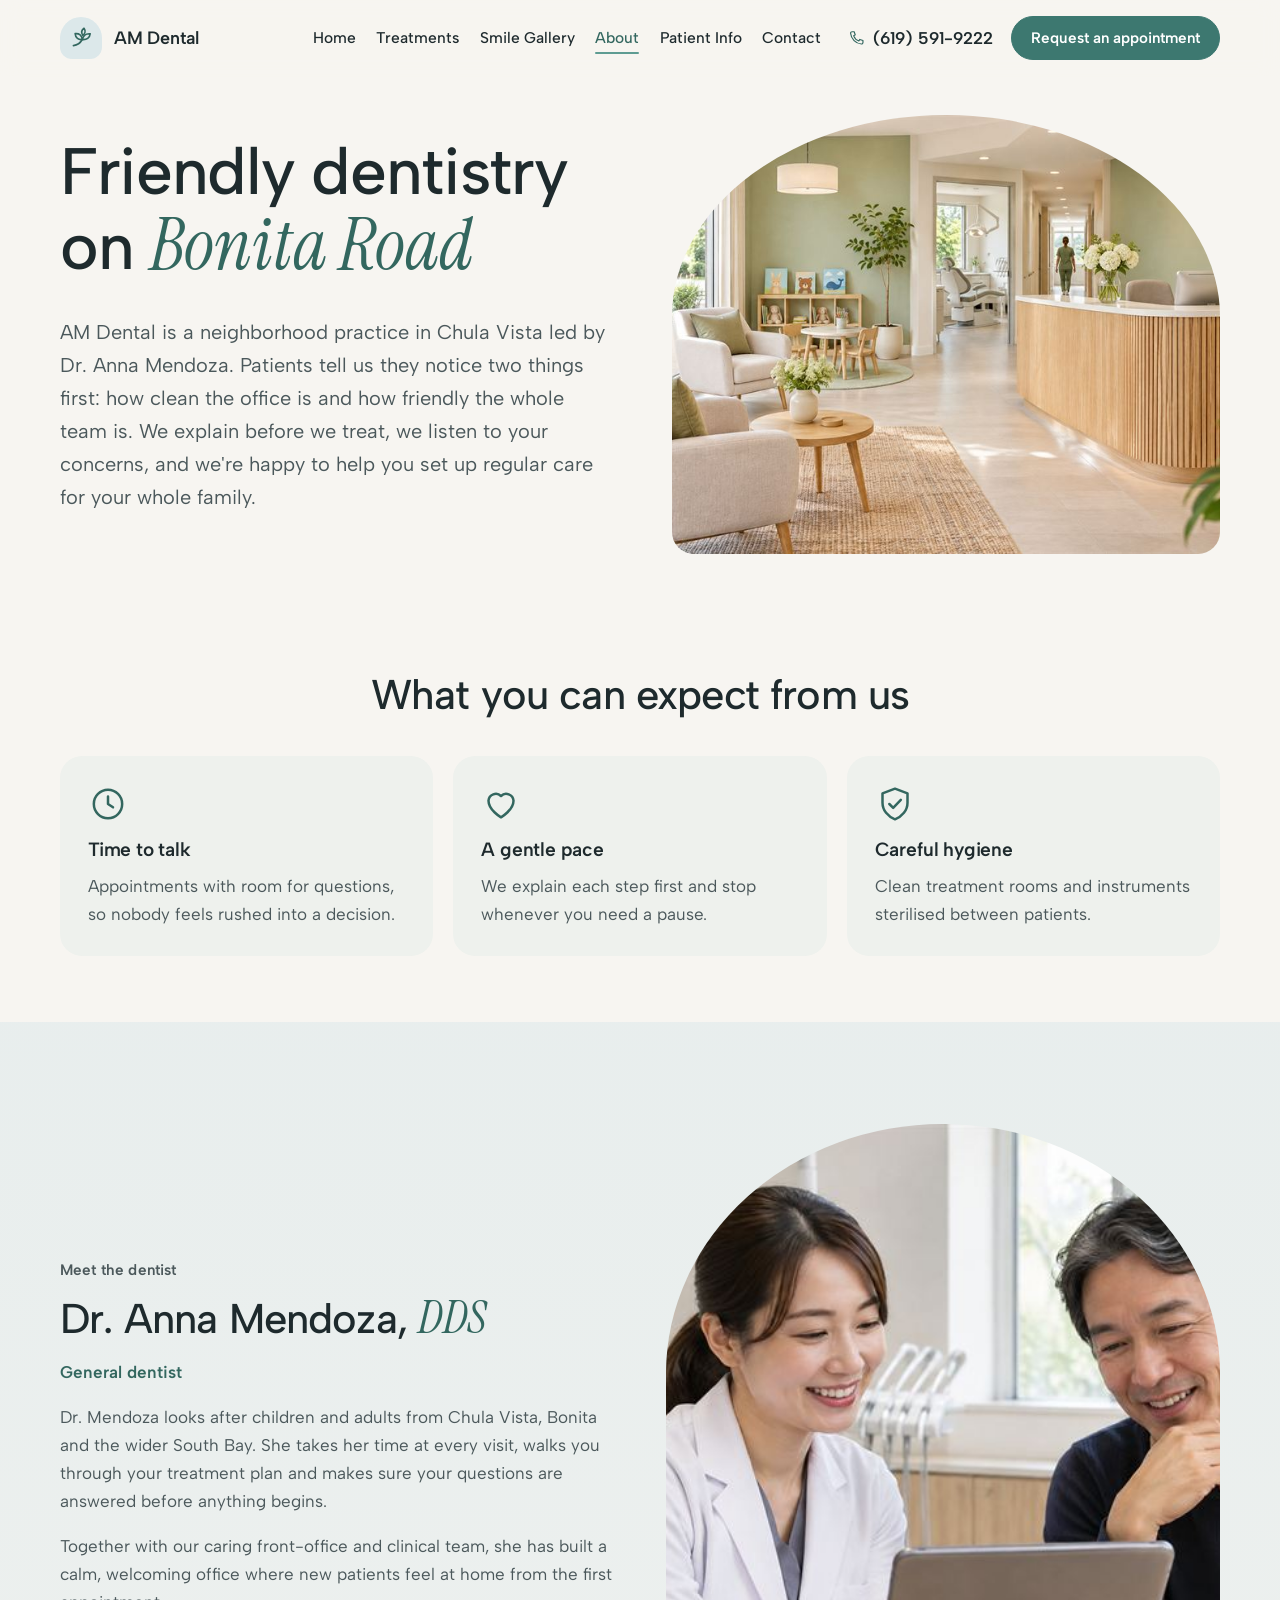
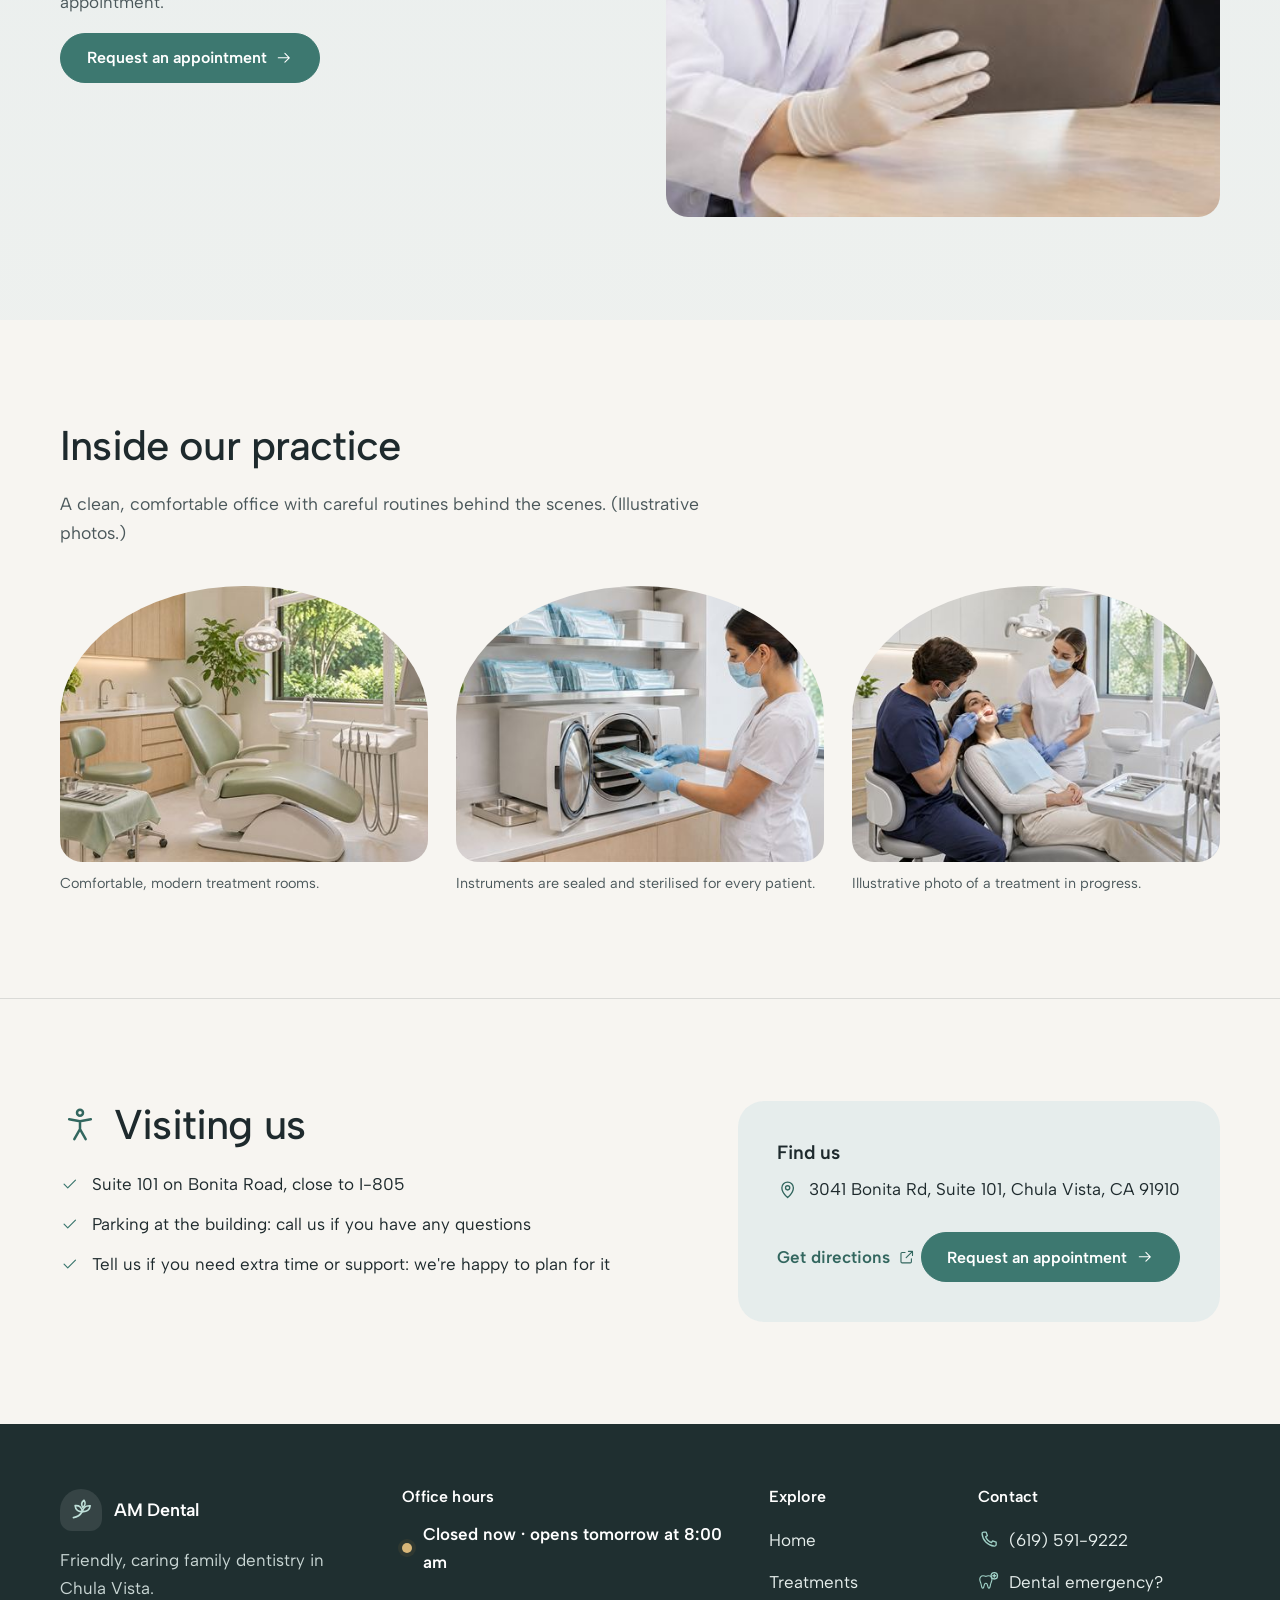
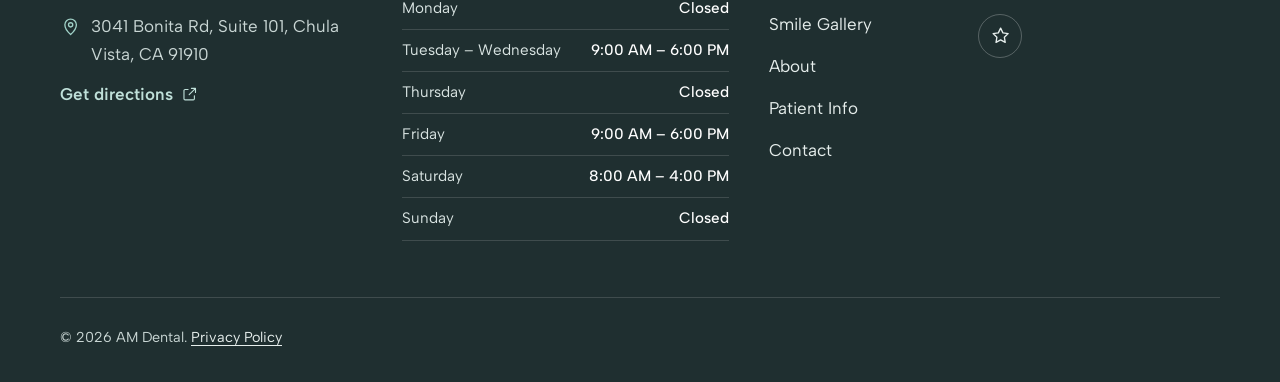
<file: about.html>
<!doctype html>
<html lang="en">
<head>
  <meta charset="utf-8">
  <meta name="viewport" content="width=device-width, initial-scale=1">
  <meta name="robots" content="noindex, nofollow"><!-- DEMO ONLY: delete this line when the site goes live -->
  <title>About Us | AM Dental, Chula Vista</title>
  <meta name="description" content="Meet Dr. Anna Mendoza and the AM Dental team in Chula Vista: a clean, friendly office where every treatment plan is explained clearly.">
  <meta name="theme-color" content="#f7f5f1">
  <!-- Share previews (Open Graph). Set dental.siteUrl in js/dental-config.js so links and images use your full web address. -->
  <meta property="og:type" content="website">
  <meta property="og:site_name" content="AM Dental" data-og="site_name">
  <meta property="og:title" content="About AM Dental">
  <meta property="og:description" content="Meet Dr. Anna Mendoza and the AM Dental team in Chula Vista: a clean, friendly office where every treatment plan is explained clearly.">
  <meta property="og:image" content="images/practice-team-1200.jpg" data-og="image">
  <meta name="twitter:card" content="summary_large_image">
  <link rel="icon" href="images/favicon.svg" type="image/svg+xml">
  <meta name="theme-map" content='{"colors":{"primary":{"--c-accent":"","--c-accent-strong":"darker","--c-accent-ink":"darker"},"accent":{"--c-sand":""},"text":{"--c-ink":""},"background":{"--c-bg":""},"surface":{"--c-mist":"","--c-mist-2":"darker"}},"fonts":{"heading":["--font-heading"],"body":["--font-body"]}}'>
  <!-- Fonts: Albert Sans and Instrument Serif from Google Fonts. To change them, edit this link and --font-body / --font-heading / --font-accent in css/style.css. -->
  <link rel="preconnect" href="https://fonts.googleapis.com">
  <link rel="preconnect" href="https://fonts.gstatic.com" crossorigin>
  <link rel="stylesheet" href="https://fonts.googleapis.com/css2?family=Albert+Sans:wght@400;500;600&family=Instrument+Serif:ital@0;1&display=swap">
  <link rel="stylesheet" href="css/style.css">
  <script>document.documentElement.className += " js";</script>
  
</head>
<body data-page="about">
  <svg xmlns="http://www.w3.org/2000/svg" style="display:none" aria-hidden="true">
  <symbol id="i-tooth" viewBox="0 0 24 24" fill="none" stroke="currentColor" stroke-width="1.5" stroke-linecap="round" stroke-linejoin="round"><path d="M8.2 3.5C5.6 3.5 3.8 5.6 3.8 8.3c0 2.1.8 3.5 1.4 5.2.7 2 .9 4.2 1.6 5.9.4 1 1.6 1.1 2.1 0 .6-1.3.8-3.5 1.5-4.8.4-.7.8-.9 1.6-.9s1.2.2 1.6.9c.7 1.3.9 3.5 1.5 4.8.5 1.1 1.7 1 2.1 0 .7-1.7.9-3.9 1.6-5.9.6-1.7 1.4-3.1 1.4-5.2 0-2.7-1.8-4.8-4.4-4.8-1.6 0-2.5.8-3.8.8s-2.2-.8-3.8-.8z"/></symbol>
  <symbol id="i-checkup" viewBox="0 0 24 24" fill="none" stroke="currentColor" stroke-width="1.5" stroke-linecap="round" stroke-linejoin="round"><path d="M8.2 3.5C5.6 3.5 3.8 5.6 3.8 8.3c0 2.1.8 3.5 1.4 5.2.7 2 .9 4.2 1.6 5.9.4 1 1.6 1.1 2.1 0 .6-1.3.8-3.5 1.5-4.8.4-.7.8-.9 1.6-.9s1.2.2 1.6.9c.7 1.3.9 3.5 1.5 4.8.5 1.1 1.7 1 2.1 0 .7-1.7.9-3.9 1.6-5.9.6-1.7 1.4-3.1 1.4-5.2 0-2.7-1.8-4.8-4.4-4.8-1.6 0-2.5.8-3.8.8s-2.2-.8-3.8-.8z" transform="translate(-.6 2) scale(.86)"/><path d="M19 1.8v4M17 3.8h4"/></symbol>
  <symbol id="i-filling" viewBox="0 0 24 24" fill="none" stroke="currentColor" stroke-width="1.5" stroke-linecap="round" stroke-linejoin="round"><path d="M8.2 3.5C5.6 3.5 3.8 5.6 3.8 8.3c0 2.1.8 3.5 1.4 5.2.7 2 .9 4.2 1.6 5.9.4 1 1.6 1.1 2.1 0 .6-1.3.8-3.5 1.5-4.8.4-.7.8-.9 1.6-.9s1.2.2 1.6.9c.7 1.3.9 3.5 1.5 4.8.5 1.1 1.7 1 2.1 0 .7-1.7.9-3.9 1.6-5.9.6-1.7 1.4-3.1 1.4-5.2 0-2.7-1.8-4.8-4.4-4.8-1.6 0-2.5.8-3.8.8s-2.2-.8-3.8-.8z"/><path d="M9 8.6c1 .7 2 1 3 1s2-.3 3-1"/></symbol>
  <symbol id="i-crown" viewBox="0 0 24 24" fill="none" stroke="currentColor" stroke-width="1.5" stroke-linecap="round" stroke-linejoin="round"><path d="M8.2 3.5C5.6 3.5 3.8 5.6 3.8 8.3c0 2.1.8 3.5 1.4 5.2.7 2 .9 4.2 1.6 5.9.4 1 1.6 1.1 2.1 0 .6-1.3.8-3.5 1.5-4.8.4-.7.8-.9 1.6-.9s1.2.2 1.6.9c.7 1.3.9 3.5 1.5 4.8.5 1.1 1.7 1 2.1 0 .7-1.7.9-3.9 1.6-5.9.6-1.7 1.4-3.1 1.4-5.2 0-2.7-1.8-4.8-4.4-4.8-1.6 0-2.5.8-3.8.8s-2.2-.8-3.8-.8z" transform="translate(1.8 4.4) scale(.82)"/><path d="M5 6.2V2.6l3 2 4-2.6 4 2.6 3-2v3.6"/></symbol>
  <symbol id="i-bridge" viewBox="0 0 24 24" fill="none" stroke="currentColor" stroke-width="1.5" stroke-linecap="round" stroke-linejoin="round"><path d="M8.2 3.5C5.6 3.5 3.8 5.6 3.8 8.3c0 2.1.8 3.5 1.4 5.2.7 2 .9 4.2 1.6 5.9.4 1 1.6 1.1 2.1 0 .6-1.3.8-3.5 1.5-4.8.4-.7.8-.9 1.6-.9s1.2.2 1.6.9c.7 1.3.9 3.5 1.5 4.8.5 1.1 1.7 1 2.1 0 .7-1.7.9-3.9 1.6-5.9.6-1.7 1.4-3.1 1.4-5.2 0-2.7-1.8-4.8-4.4-4.8-1.6 0-2.5.8-3.8.8s-2.2-.8-3.8-.8z" transform="translate(.2 6) scale(.5)"/><path d="M8.2 3.5C5.6 3.5 3.8 5.6 3.8 8.3c0 2.1.8 3.5 1.4 5.2.7 2 .9 4.2 1.6 5.9.4 1 1.6 1.1 2.1 0 .6-1.3.8-3.5 1.5-4.8.4-.7.8-.9 1.6-.9s1.2.2 1.6.9c.7 1.3.9 3.5 1.5 4.8.5 1.1 1.7 1 2.1 0 .7-1.7.9-3.9 1.6-5.9.6-1.7 1.4-3.1 1.4-5.2 0-2.7-1.8-4.8-4.4-4.8-1.6 0-2.5.8-3.8.8s-2.2-.8-3.8-.8z" transform="translate(6.2 6) scale(.5)"/><path d="M8.2 3.5C5.6 3.5 3.8 5.6 3.8 8.3c0 2.1.8 3.5 1.4 5.2.7 2 .9 4.2 1.6 5.9.4 1 1.6 1.1 2.1 0 .6-1.3.8-3.5 1.5-4.8.4-.7.8-.9 1.6-.9s1.2.2 1.6.9c.7 1.3.9 3.5 1.5 4.8.5 1.1 1.7 1 2.1 0 .7-1.7.9-3.9 1.6-5.9.6-1.7 1.4-3.1 1.4-5.2 0-2.7-1.8-4.8-4.4-4.8-1.6 0-2.5.8-3.8.8s-2.2-.8-3.8-.8z" transform="translate(12.2 6) scale(.5)"/><path d="M3 6.5h18"/></symbol>
  <symbol id="i-implant" viewBox="0 0 24 24" fill="none" stroke="currentColor" stroke-width="1.5" stroke-linecap="round" stroke-linejoin="round"><path d="M7.2 3.5h9.6c.5 3.3-1.5 5.6-4.8 5.6S6.7 6.8 7.2 3.5z"/><path d="M12 9.1v1.6M9.4 12h5.2M9.9 14.6h4.2M10.4 17.2h3.2M11 19.8h2"/></symbol>
  <symbol id="i-whitening" viewBox="0 0 24 24" fill="none" stroke="currentColor" stroke-width="1.5" stroke-linecap="round" stroke-linejoin="round"><path d="M8.2 3.5C5.6 3.5 3.8 5.6 3.8 8.3c0 2.1.8 3.5 1.4 5.2.7 2 .9 4.2 1.6 5.9.4 1 1.6 1.1 2.1 0 .6-1.3.8-3.5 1.5-4.8.4-.7.8-.9 1.6-.9s1.2.2 1.6.9c.7 1.3.9 3.5 1.5 4.8.5 1.1 1.7 1 2.1 0 .7-1.7.9-3.9 1.6-5.9.6-1.7 1.4-3.1 1.4-5.2 0-2.7-1.8-4.8-4.4-4.8-1.6 0-2.5.8-3.8.8s-2.2-.8-3.8-.8z" transform="translate(2.6 3.2) scale(.78)"/><path d="M12 .8v1.4M4.6 2.6l1 1M19.4 2.6l-1 1M2.2 8h1.4M20.4 8h1.4"/></symbol>
  <symbol id="i-veneer" viewBox="0 0 24 24" fill="none" stroke="currentColor" stroke-width="1.5" stroke-linecap="round" stroke-linejoin="round"><path d="M8.2 3.5C5.6 3.5 3.8 5.6 3.8 8.3c0 2.1.8 3.5 1.4 5.2.7 2 .9 4.2 1.6 5.9.4 1 1.6 1.1 2.1 0 .6-1.3.8-3.5 1.5-4.8.4-.7.8-.9 1.6-.9s1.2.2 1.6.9c.7 1.3.9 3.5 1.5 4.8.5 1.1 1.7 1 2.1 0 .7-1.7.9-3.9 1.6-5.9.6-1.7 1.4-3.1 1.4-5.2 0-2.7-1.8-4.8-4.4-4.8-1.6 0-2.5.8-3.8.8s-2.2-.8-3.8-.8z"/><path d="M7.4 7.2c3 1.2 6.2 1.2 9.2 0"/></symbol>
  <symbol id="i-bonding" viewBox="0 0 24 24" fill="none" stroke="currentColor" stroke-width="1.5" stroke-linecap="round" stroke-linejoin="round"><path d="M8.2 3.5C5.6 3.5 3.8 5.6 3.8 8.3c0 2.1.8 3.5 1.4 5.2.7 2 .9 4.2 1.6 5.9.4 1 1.6 1.1 2.1 0 .6-1.3.8-3.5 1.5-4.8.4-.7.8-.9 1.6-.9s1.2.2 1.6.9c.7 1.3.9 3.5 1.5 4.8.5 1.1 1.7 1 2.1 0 .7-1.7.9-3.9 1.6-5.9.6-1.7 1.4-3.1 1.4-5.2 0-2.7-1.8-4.8-4.4-4.8-1.6 0-2.5.8-3.8.8s-2.2-.8-3.8-.8z" transform="translate(-1 2) scale(.86)"/><path d="M17.5 2.5l4 4-2.5 2.5-4-4z"/><path d="M15 5l-1.6 1.6"/></symbol>
  <symbol id="i-aligner" viewBox="0 0 24 24" fill="none" stroke="currentColor" stroke-width="1.5" stroke-linecap="round" stroke-linejoin="round"><path d="M3 8.5c0 5.3 4 8.8 9 8.8s9-3.5 9-8.8"/><path d="M6.2 8.8c.4 3.6 2.8 5.7 5.8 5.7s5.4-2.1 5.8-5.7"/><path d="M8.6 13.4l.6-1.6M12 14.5v-1.8M15.4 13.4l-.6-1.6"/></symbol>
  <symbol id="i-emergency" viewBox="0 0 24 24" fill="none" stroke="currentColor" stroke-width="1.5" stroke-linecap="round" stroke-linejoin="round"><path d="M8.2 3.5C5.6 3.5 3.8 5.6 3.8 8.3c0 2.1.8 3.5 1.4 5.2.7 2 .9 4.2 1.6 5.9.4 1 1.6 1.1 2.1 0 .6-1.3.8-3.5 1.5-4.8.4-.7.8-.9 1.6-.9s1.2.2 1.6.9c.7 1.3.9 3.5 1.5 4.8.5 1.1 1.7 1 2.1 0 .7-1.7.9-3.9 1.6-5.9.6-1.7 1.4-3.1 1.4-5.2 0-2.7-1.8-4.8-4.4-4.8-1.6 0-2.5.8-3.8.8s-2.2-.8-3.8-.8z" transform="translate(-1.2 2.4) scale(.84)"/><circle cx="18.4" cy="5.4" r="3.6"/><path d="M18.4 3.8v3.2M16.8 5.4H20"/></symbol>
  <symbol id="i-child" viewBox="0 0 24 24" fill="none" stroke="currentColor" stroke-width="1.5" stroke-linecap="round" stroke-linejoin="round"><path d="M8.2 3.5C5.6 3.5 3.8 5.6 3.8 8.3c0 2.1.8 3.5 1.4 5.2.7 2 .9 4.2 1.6 5.9.4 1 1.6 1.1 2.1 0 .6-1.3.8-3.5 1.5-4.8.4-.7.8-.9 1.6-.9s1.2.2 1.6.9c.7 1.3.9 3.5 1.5 4.8.5 1.1 1.7 1 2.1 0 .7-1.7.9-3.9 1.6-5.9.6-1.7 1.4-3.1 1.4-5.2 0-2.7-1.8-4.8-4.4-4.8-1.6 0-2.5.8-3.8.8s-2.2-.8-3.8-.8z"/><path d="M9.6 8.8h.01M14.4 8.8h.01"/><path d="M9.8 10.8c1.3 1 3.1 1 4.4 0"/></symbol>
  <symbol id="i-family" viewBox="0 0 24 24" fill="none" stroke="currentColor" stroke-width="1.5" stroke-linecap="round" stroke-linejoin="round"><circle cx="8.5" cy="7.5" r="3"/><circle cx="16.5" cy="9" r="2.4"/><path d="M3 19.5c0-3.3 2.5-5.6 5.5-5.6s5.5 2.3 5.5 5.6"/><path d="M14.2 14.6c.7-.4 1.5-.6 2.3-.6 2.5 0 4.5 1.9 4.5 4.6"/></symbol>
  <symbol id="i-shield" viewBox="0 0 24 24" fill="none" stroke="currentColor" stroke-width="1.5" stroke-linecap="round" stroke-linejoin="round"><path d="M12 2.8l7.5 2.8v5.6c0 4.6-3.2 8.3-7.5 10-4.3-1.7-7.5-5.4-7.5-10V5.6z"/><path d="M8.6 12l2.3 2.3 4.6-4.8"/></symbol>
  <symbol id="i-calendar" viewBox="0 0 24 24" fill="none" stroke="currentColor" stroke-width="1.5" stroke-linecap="round" stroke-linejoin="round"><rect x="3.5" y="5" width="17" height="15" rx="2"/><path d="M3.5 9.5h17M8 3v4M16 3v4"/></symbol>
  <symbol id="i-clock" viewBox="0 0 24 24" fill="none" stroke="currentColor" stroke-width="1.5" stroke-linecap="round" stroke-linejoin="round"><circle cx="12" cy="12" r="8.5"/><path d="M12 7.5V12l3 2"/></symbol>
  <symbol id="i-clipboard" viewBox="0 0 24 24" fill="none" stroke="currentColor" stroke-width="1.5" stroke-linecap="round" stroke-linejoin="round"><rect x="5" y="4.5" width="14" height="16.5" rx="2"/><path d="M9 4.5V3h6v1.5"/><path d="M8.5 10l1.2 1.2 2-2M13.5 10.2h2.5M8.5 15l1.2 1.2 2-2M13.5 15.2h2.5"/></symbol>
  <symbol id="i-card" viewBox="0 0 24 24" fill="none" stroke="currentColor" stroke-width="1.5" stroke-linecap="round" stroke-linejoin="round"><rect x="2.8" y="5.5" width="18.4" height="13" rx="2"/><path d="M2.8 9.5h18.4M6.5 14.5h4"/></symbol>
  <symbol id="i-heart" viewBox="0 0 24 24" fill="none" stroke="currentColor" stroke-width="1.5" stroke-linecap="round" stroke-linejoin="round"><path d="M12 20s-7.5-4.4-7.5-10A4.4 4.4 0 0 1 12 7.2 4.4 4.4 0 0 1 19.5 10C19.5 15.6 12 20 12 20z"/></symbol>
  <symbol id="i-sparkle" viewBox="0 0 24 24" fill="none" stroke="currentColor" stroke-width="1.5" stroke-linecap="round" stroke-linejoin="round"><path d="M12 3l1.7 5.3L19 10l-5.3 1.7L12 17l-1.7-5.3L5 10l5.3-1.7z"/><path d="M19 16v4M17 18h4"/></symbol>
  <symbol id="i-comfort" viewBox="0 0 24 24" fill="none" stroke="currentColor" stroke-width="1.5" stroke-linecap="round" stroke-linejoin="round"><path d="M4 18v-5.5A2.5 2.5 0 0 1 6.5 10h0A2.5 2.5 0 0 1 9 12.5V14h6v-1.5a2.5 2.5 0 0 1 5 0V18"/><path d="M4 18h16M6.5 10V7a3 3 0 0 1 3-3h5a3 3 0 0 1 3 3v3"/></symbol>
  <symbol id="i-access" viewBox="0 0 24 24" fill="none" stroke="currentColor" stroke-width="1.5" stroke-linecap="round" stroke-linejoin="round"><circle cx="12" cy="4.6" r="1.8"/><path d="M5.5 8.5l6.5 1.2 6.5-1.2M12 9.7v4.8l-3.4 6M12 14.5l3.4 6"/></symbol>
  <symbol id="i-mirror" viewBox="0 0 24 24" fill="none" stroke="currentColor" stroke-width="1.5" stroke-linecap="round" stroke-linejoin="round"><ellipse cx="12" cy="8.5" rx="5.5" ry="6"/><path d="M12 14.5V21M9.5 21h5"/></symbol>
  <symbol id="i-leaf" viewBox="0 0 24 24" fill="none" stroke="currentColor" stroke-width="1.5" stroke-linecap="round" stroke-linejoin="round"><path d="M5 19c3.5-.4 6.4-2.4 8.2-5.6"/><path d="M13.2 13.4c-3.4.6-6.4-1.6-6.6-5.4 3.6-.5 6.4 1.6 6.6 5.4z"/><path d="M13.2 13.4c.8-3.5 3.7-5.6 7.3-5.3-.3 3.6-3.4 5.8-7.3 5.3z"/><path d="M13.6 9.6c-1.5-2.4-1-5 1.2-6.6 1.6 2.3 1.1 5-1.2 6.6z"/></symbol>
  <symbol id="i-phone" viewBox="0 0 24 24" fill="none" stroke="currentColor" stroke-width="1.5" stroke-linecap="round" stroke-linejoin="round"><path d="M6.6 3.5h2.6l1.4 4-2 1.3a11 11 0 0 0 6.6 6.6l1.3-2 4 1.4v2.6a1.9 1.9 0 0 1-2 1.9A15.3 15.3 0 0 1 4.6 5.5a1.9 1.9 0 0 1 2-2z"/></symbol>
  <symbol id="i-mail" viewBox="0 0 24 24" fill="none" stroke="currentColor" stroke-width="1.5" stroke-linecap="round" stroke-linejoin="round"><rect x="3" y="5.5" width="18" height="13" rx="2"/><path d="M3.5 6.5L12 13l8.5-6.5"/></symbol>
  <symbol id="i-pin" viewBox="0 0 24 24" fill="none" stroke="currentColor" stroke-width="1.5" stroke-linecap="round" stroke-linejoin="round"><path d="M12 21s-6.5-5.6-6.5-11a6.5 6.5 0 0 1 13 0c0 5.4-6.5 11-6.5 11z"/><circle cx="12" cy="10" r="2.4"/></symbol>
  <symbol id="i-arrow" viewBox="0 0 24 24" fill="none" stroke="currentColor" stroke-width="1.5" stroke-linecap="round" stroke-linejoin="round"><path d="M4.5 12h15M13.5 6l6 6-6 6"/></symbol>
  <symbol id="i-chevron" viewBox="0 0 24 24" fill="none" stroke="currentColor" stroke-width="1.5" stroke-linecap="round" stroke-linejoin="round"><path d="M6 9.5l6 6 6-6"/></symbol>
  <symbol id="i-menu" viewBox="0 0 24 24" fill="none" stroke="currentColor" stroke-width="1.5" stroke-linecap="round" stroke-linejoin="round"><path d="M4 7.5h16M4 12h16M4 16.5h16"/></symbol>
  <symbol id="i-close" viewBox="0 0 24 24" fill="none" stroke="currentColor" stroke-width="1.5" stroke-linecap="round" stroke-linejoin="round"><path d="M6 6l12 12M18 6L6 18"/></symbol>
  <symbol id="i-check" viewBox="0 0 24 24" fill="none" stroke="currentColor" stroke-width="1.5" stroke-linecap="round" stroke-linejoin="round"><path d="M5 12.5l4.5 4.5L19 7.5"/></symbol>
  <symbol id="i-alert" viewBox="0 0 24 24" fill="none" stroke="currentColor" stroke-width="1.5" stroke-linecap="round" stroke-linejoin="round"><path d="M12 3.5L21.5 20h-19z"/><path d="M12 10v4.5M12 17.2v.3"/></symbol>
  <symbol id="i-info" viewBox="0 0 24 24" fill="none" stroke="currentColor" stroke-width="1.5" stroke-linecap="round" stroke-linejoin="round"><circle cx="12" cy="12" r="8.5"/><path d="M12 11v5.5M12 7.8v.3"/></symbol>
  <symbol id="i-external" viewBox="0 0 24 24" fill="none" stroke="currentColor" stroke-width="1.5" stroke-linecap="round" stroke-linejoin="round"><path d="M14 4.5h5.5V10M19.5 4.5L11 13"/><path d="M18 14.5v4a1.5 1.5 0 0 1-1.5 1.5h-11A1.5 1.5 0 0 1 4 18.5v-11A1.5 1.5 0 0 1 5.5 6h4"/></symbol>
  <symbol id="i-compare" viewBox="0 0 24 24" fill="none" stroke="currentColor" stroke-width="1.5" stroke-linecap="round" stroke-linejoin="round"><path d="M12 3v18"/><path d="M8 8l-4 4 4 4M16 8l4 4-4 4"/></symbol>
  <symbol id="i-columns" viewBox="0 0 24 24" fill="none" stroke="currentColor" stroke-width="1.5" stroke-linecap="round" stroke-linejoin="round"><rect x="3" y="5" width="7.5" height="14" rx="1.5"/><rect x="13.5" y="5" width="7.5" height="14" rx="1.5"/></symbol>
  <symbol id="i-star" viewBox="0 0 24 24" fill="none" stroke="currentColor" stroke-width="1.5" stroke-linecap="round" stroke-linejoin="round"><path d="M12 3.5l2.6 5.4 5.9.8-4.3 4.1 1 5.8L12 16.8l-5.2 2.8 1-5.8-4.3-4.1 5.9-.8z"/></symbol>
  <symbol id="i-facebook" viewBox="0 0 24 24" fill="none" stroke="currentColor" stroke-width="1.5" stroke-linecap="round" stroke-linejoin="round"><path d="M14.5 21v-7.5h2.6l.4-3h-3V8.6c0-.9.3-1.5 1.6-1.5h1.6V4.4c-.3 0-1.2-.1-2.3-.1-2.3 0-3.9 1.4-3.9 4v2.2H8.9v3h2.6V21"/></symbol>
  <symbol id="i-instagram" viewBox="0 0 24 24" fill="none" stroke="currentColor" stroke-width="1.5" stroke-linecap="round" stroke-linejoin="round"><rect x="3.5" y="3.5" width="17" height="17" rx="4.5"/><circle cx="12" cy="12" r="4"/><path d="M17.2 6.8v.1"/></symbol>
</svg>
  <a class="skip-link" href="#main">Skip to content</a>

  <!-- ============ HEADER (same on every page) ============ -->
  <header class="site-header">
    <div class="container header-bar">
      <a class="brand" href="index.html"><span class="brand-mark"><svg class="brand-icon" aria-hidden="true" focusable="false"><use href="#i-leaf"></use></svg></span><span class="brand-name" data-site="businessName">AM Dental</span></a>
      <button class="nav-toggle" type="button" aria-expanded="false" aria-controls="site-menu" aria-label="Open menu">
        <svg class="icon-open" aria-hidden="true" focusable="false"><use href="#i-menu"></use></svg>
        <svg class="icon-close" aria-hidden="true" focusable="false"><use href="#i-close"></use></svg>
      </button>
      <nav class="site-nav" id="site-menu" aria-label="Main">
        <ul class="nav-links">
            <li><a href="index.html">Home</a></li>
            <li><a href="treatments.html">Treatments</a></li>
            <li><a href="smile-gallery.html">Smile Gallery</a></li>
            <li><a href="about.html" aria-current="page">About</a></li>
            <li><a href="patients.html">Patient Info</a></li>
            <li><a href="contact.html">Contact</a></li>
        </ul>
        <div class="nav-actions">
          <a class="nav-phone" data-site-link="phone" href="tel:+16195919222"><svg class="icon" aria-hidden="true" focusable="false"><use href="#i-phone"></use></svg><span data-site="phone">(619) 591-9222</span></a>
          <a class="btn btn--small" href="contact.html#request">Request an appointment</a>
        </div>
      </nav>
    </div>
  </header>

  <main id="main">
<section class="page-hero" aria-labelledby="page-title">
      <div class="container page-hero-grid">
        <div class="page-hero-copy">
          <h1 id="page-title">Friendly dentistry on <em class="accent">Bonita Road</em></h1>
          <p class="lead" data-content="aboutText">AM Dental is a neighborhood practice in Chula Vista led by Dr. Anna Mendoza. Patients tell us they notice two things first: how clean the office is and how friendly the whole team is. We explain before we treat, we listen to your concerns, and we're happy to help you set up regular care for your whole family.</p>
        </div>
        <div class="arch arch--page"><img src="images/reception-lounge-800.jpg" srcset="images/reception-lounge-480.jpg 480w, images/reception-lounge-800.jpg 800w, images/reception-lounge-1200.jpg 1200w, images/reception-lounge-1600.jpg 1600w" sizes="(min-width: 900px) 46vw, 100vw" width="800" height="531" alt="A bright waiting area with armchairs, plants and a children's reading corner, next to a light oak reception desk" loading="eager" fetchpriority="high"></div>
      </div>
    </section>

    <!-- ===== VALUES ===== -->
    <section class="section section--tight" aria-labelledby="values-title" data-section="about.values">
      <div class="container">
        <div class="section-head section-head--center reveal">
          <h2 id="values-title">What you can expect from us</h2>
        </div>
        <ul class="values">
          <li class="value reveal"><svg class="value-icon" aria-hidden="true" focusable="false"><use href="#i-clock"></use></svg><h3>Time to talk</h3><p>Appointments with room for questions, so nobody feels rushed into a decision.</p></li>
          <li class="value reveal"><svg class="value-icon" aria-hidden="true" focusable="false"><use href="#i-heart"></use></svg><h3>A gentle pace</h3><p>We explain each step first and stop whenever you need a pause.</p></li>
          <li class="value reveal"><svg class="value-icon" aria-hidden="true" focusable="false"><use href="#i-shield"></use></svg><h3>Careful hygiene</h3><p>Clean treatment rooms and instruments sterilised between patients.</p></li>
        </ul>
      </div>
    </section>

    <!-- ===== THE DENTIST ===== -->
    <section class="section section--mist" id="team" aria-labelledby="team-title">
      <div class="container split split--reverse">
        <div class="split-media reveal">
          <div class="arch arch--tall"><img src="images/consultation-800.jpg" srcset="images/consultation-480.jpg 480w, images/consultation-800.jpg 800w, images/consultation-1200.jpg 1200w" sizes="(min-width: 900px) 44vw, 100vw" width="800" height="531" alt="Illustrative photo: a dentist and a patient talking at a small table by the window" loading="lazy" decoding="async"></div>
        </div>
        <div class="split-copy reveal">
          <p class="eyebrow">Meet the dentist</p>
          <h2 id="team-title">Dr. Anna Mendoza, <em class="accent">DDS</em></h2>
          <p class="role">General dentist</p>
          <p>Dr. Mendoza looks after children and adults from Chula Vista, Bonita and the wider South Bay. She takes her time at every visit, walks you through your treatment plan and makes sure your questions are answered before anything begins.</p>
          <p>Together with our caring front-office and clinical team, she has built a calm, welcoming office where new patients feel at home from the first appointment.</p>
          <a class="btn" href="contact.html#request">Request an appointment <svg class="icon" aria-hidden="true" focusable="false"><use href="#i-arrow"></use></svg></a>
        </div>
      </div>
    </section>

    <!-- ===== THE OFFICE ===== -->
    <section class="section" id="office" aria-labelledby="office-title" data-section="about.office">
      <div class="container">
        <div class="section-head reveal">
          <h2 id="office-title">Inside our practice</h2>
          <p>A clean, comfortable office with careful routines behind the scenes. (Illustrative photos.)</p>
        </div>
        <div class="gallery-row">
          <figure class="reveal"><div class="arch arch--card"><img src="images/treatment-room-800.jpg" srcset="images/treatment-room-480.jpg 480w, images/treatment-room-800.jpg 800w, images/treatment-room-1200.jpg 1200w, images/treatment-room-1600.jpg 1600w" sizes="(min-width: 900px) 30vw, 100vw" width="800" height="531" alt="A calm treatment room with a sage dental chair and a large window" loading="lazy" decoding="async"></div><figcaption>Comfortable, modern treatment rooms.</figcaption></figure>
          <figure class="reveal"><div class="arch arch--card"><img src="images/sterilisation-800.jpg" srcset="images/sterilisation-480.jpg 480w, images/sterilisation-800.jpg 800w, images/sterilisation-1200.jpg 1200w" sizes="(min-width: 900px) 30vw, 100vw" width="800" height="531" alt="A team member in mask and gloves placing a sealed instrument pouch into a steriliser" loading="lazy" decoding="async"></div><figcaption>Instruments are sealed and sterilised for every patient.</figcaption></figure>
          <figure class="reveal"><div class="arch arch--card"><img src="images/treatment-in-progress-800.jpg" srcset="images/treatment-in-progress-480.jpg 480w, images/treatment-in-progress-800.jpg 800w, images/treatment-in-progress-1200.jpg 1200w" sizes="(min-width: 900px) 30vw, 100vw" width="800" height="531" alt="Illustrative photo: a dentist and an assistant treating a relaxed patient" loading="lazy" decoding="async"></div><figcaption>Illustrative photo of a treatment in progress.</figcaption></figure>
        </div>
      </div>
    </section>

    <!-- ===== ACCESSIBILITY OF THE OFFICE (edit to match your building) ===== -->
    <section class="section section--rule" aria-labelledby="access-title" data-section="about.access">
      <div class="container split split--narrow">
        <div class="split-copy reveal">
          <div class="panel-title"><svg class="panel-icon" aria-hidden="true" focusable="false"><use href="#i-access"></use></svg><h2 id="access-title">Visiting us</h2></div>
          <ul class="check-list">
            <li><svg class="icon" aria-hidden="true" focusable="false"><use href="#i-check"></use></svg>Suite 101 on Bonita Road, close to I-805</li>
            <li><svg class="icon" aria-hidden="true" focusable="false"><use href="#i-check"></use></svg>Parking at the building: call us if you have any questions</li>
            <li><svg class="icon" aria-hidden="true" focusable="false"><use href="#i-check"></use></svg>Tell us if you need extra time or support: we're happy to plan for it</li>
          </ul>
        </div>
        <div class="panel panel--mist reveal">
          <h3>Find us</h3>
          <p class="address-line"><svg class="icon" aria-hidden="true" focusable="false"><use href="#i-pin"></use></svg><span data-site="address">3041 Bonita Rd, Suite 101, Chula Vista, CA 91910</span></p>
          <a class="link-arrow" data-directions href="https://www.google.com/maps/search/?api=1&amp;query=3041%20Bonita%20Rd%2C%20Suite%20101%2C%20Chula%20Vista%2C%20CA%2091910" target="_blank" rel="noopener noreferrer">Get directions <svg class="icon" aria-hidden="true" focusable="false"><use href="#i-external"></use></svg><span class="visually-hidden"> (opens a map in a new tab)</span></a>
          <a class="btn" href="contact.html#request">Request an appointment <svg class="icon" aria-hidden="true" focusable="false"><use href="#i-arrow"></use></svg></a>
        </div>
      </div>
    </section>
  </main>

  <!-- ============ FOOTER (same on every page) ============ -->
  <footer class="site-footer">
    <div class="container footer-grid">
      <div class="footer-brand">
        <a class="brand" href="index.html"><span class="brand-mark"><svg class="brand-icon" aria-hidden="true" focusable="false"><use href="#i-leaf"></use></svg></span><span class="brand-name" data-site="businessName">AM Dental</span></a>
        <p class="footer-tagline" data-site="tagline">Gentle dental care for the whole family.</p>
        <p class="footer-address"><svg class="fi" aria-hidden="true" focusable="false"><use href="#i-pin"></use></svg><span data-site="address">3041 Bonita Rd, Suite 101, Chula Vista, CA 91910</span></p>
        <a class="link-arrow" data-directions href="https://www.google.com/maps/search/?api=1&amp;query=3041%20Bonita%20Rd%2C%20Suite%20101%2C%20Chula%20Vista%2C%20CA%2091910" target="_blank" rel="noopener noreferrer">Get directions <svg class="icon" aria-hidden="true" focusable="false"><use href="#i-external"></use></svg><span class="visually-hidden"> (opens a map in a new tab)</span></a>
      </div>
      <div>
        <h2 class="footer-title">Office hours</h2>
        <p class="hours-status" data-hours-status hidden><span class="status-dot" aria-hidden="true"></span><span data-hours-status-text></span></p>
        <dl class="hours hours--compact" data-site-hours>
          <dt>Monday</dt><dd>Closed</dd>
          <dt>Tuesday – Wednesday</dt><dd>9:00 AM – 6:00 PM</dd>
          <dt>Thursday</dt><dd>Closed</dd>
          <dt>Friday</dt><dd>9:00 AM – 6:00 PM</dd>
          <dt>Saturday</dt><dd>8:00 AM – 4:00 PM</dd>
          <dt>Sunday</dt><dd>Closed</dd>
        </dl>
      </div>
      <div>
        <h2 class="footer-title">Explore</h2>
        <ul class="footer-links">
            <li><a href="index.html">Home</a></li>
            <li><a href="treatments.html">Treatments</a></li>
            <li><a href="smile-gallery.html">Smile Gallery</a></li>
            <li><a href="about.html">About</a></li>
            <li><a href="patients.html">Patient Info</a></li>
            <li><a href="contact.html">Contact</a></li>
        </ul>
      </div>
      <div>
        <h2 class="footer-title">Contact</h2>
        <ul class="footer-contact">
          <li><a data-site-link="phone" href="tel:+16195919222"><svg class="fi" aria-hidden="true" focusable="false"><use href="#i-phone"></use></svg><span data-site="phone">(619) 591-9222</span></a></li>
          <li><a href="patients.html#emergency"><svg class="fi" aria-hidden="true" focusable="false"><use href="#i-emergency"></use></svg><span>Dental emergency?</span></a></li>
        </ul>
        <div class="footer-social">
          <a data-social="facebook" href="#" aria-label="Facebook" hidden target="_blank" rel="noopener noreferrer"><svg class="fi" aria-hidden="true" focusable="false"><use href="#i-facebook"></use></svg></a>
          <a data-social="instagram" href="#" aria-label="Instagram" hidden target="_blank" rel="noopener noreferrer"><svg class="fi" aria-hidden="true" focusable="false"><use href="#i-instagram"></use></svg></a>
          <a data-social="google" href="#" aria-label="Read our reviews on Google" hidden target="_blank" rel="noopener noreferrer"><svg class="fi" aria-hidden="true" focusable="false"><use href="#i-star"></use></svg></a>
        </div>
      </div>
    </div>
    <div class="container footer-bottom">
      <p>&copy; <span data-year>2026</span> <span data-site="businessName">AM Dental</span>. <a href="privacy.html">Privacy Policy</a></p>
    </div>
  </footer>

  <!-- Mobile quick actions (phones only) -->
  <nav class="action-bar" aria-label="Quick actions">
    <a class="btn btn--ghost" data-site-link="phone" href="tel:+16195919222"><svg class="icon" aria-hidden="true" focusable="false"><use href="#i-phone"></use></svg>Call</a>
    <a class="btn" href="contact.html#request">Request appointment</a>
  </nav>
  <script src="js/site-config.js"></script>
  <script src="js/dental-config.js"></script>
  <script src="js/site-settings.js"></script>
  <script src="js/site-forms.js"></script>
  <script src="js/site-privacy.js"></script>
  <script src="js/site-content.js"></script>
  <script src="js/dental-checks.js"></script>
  <script src="js/main.js"></script>
</body>
</html>
</file>
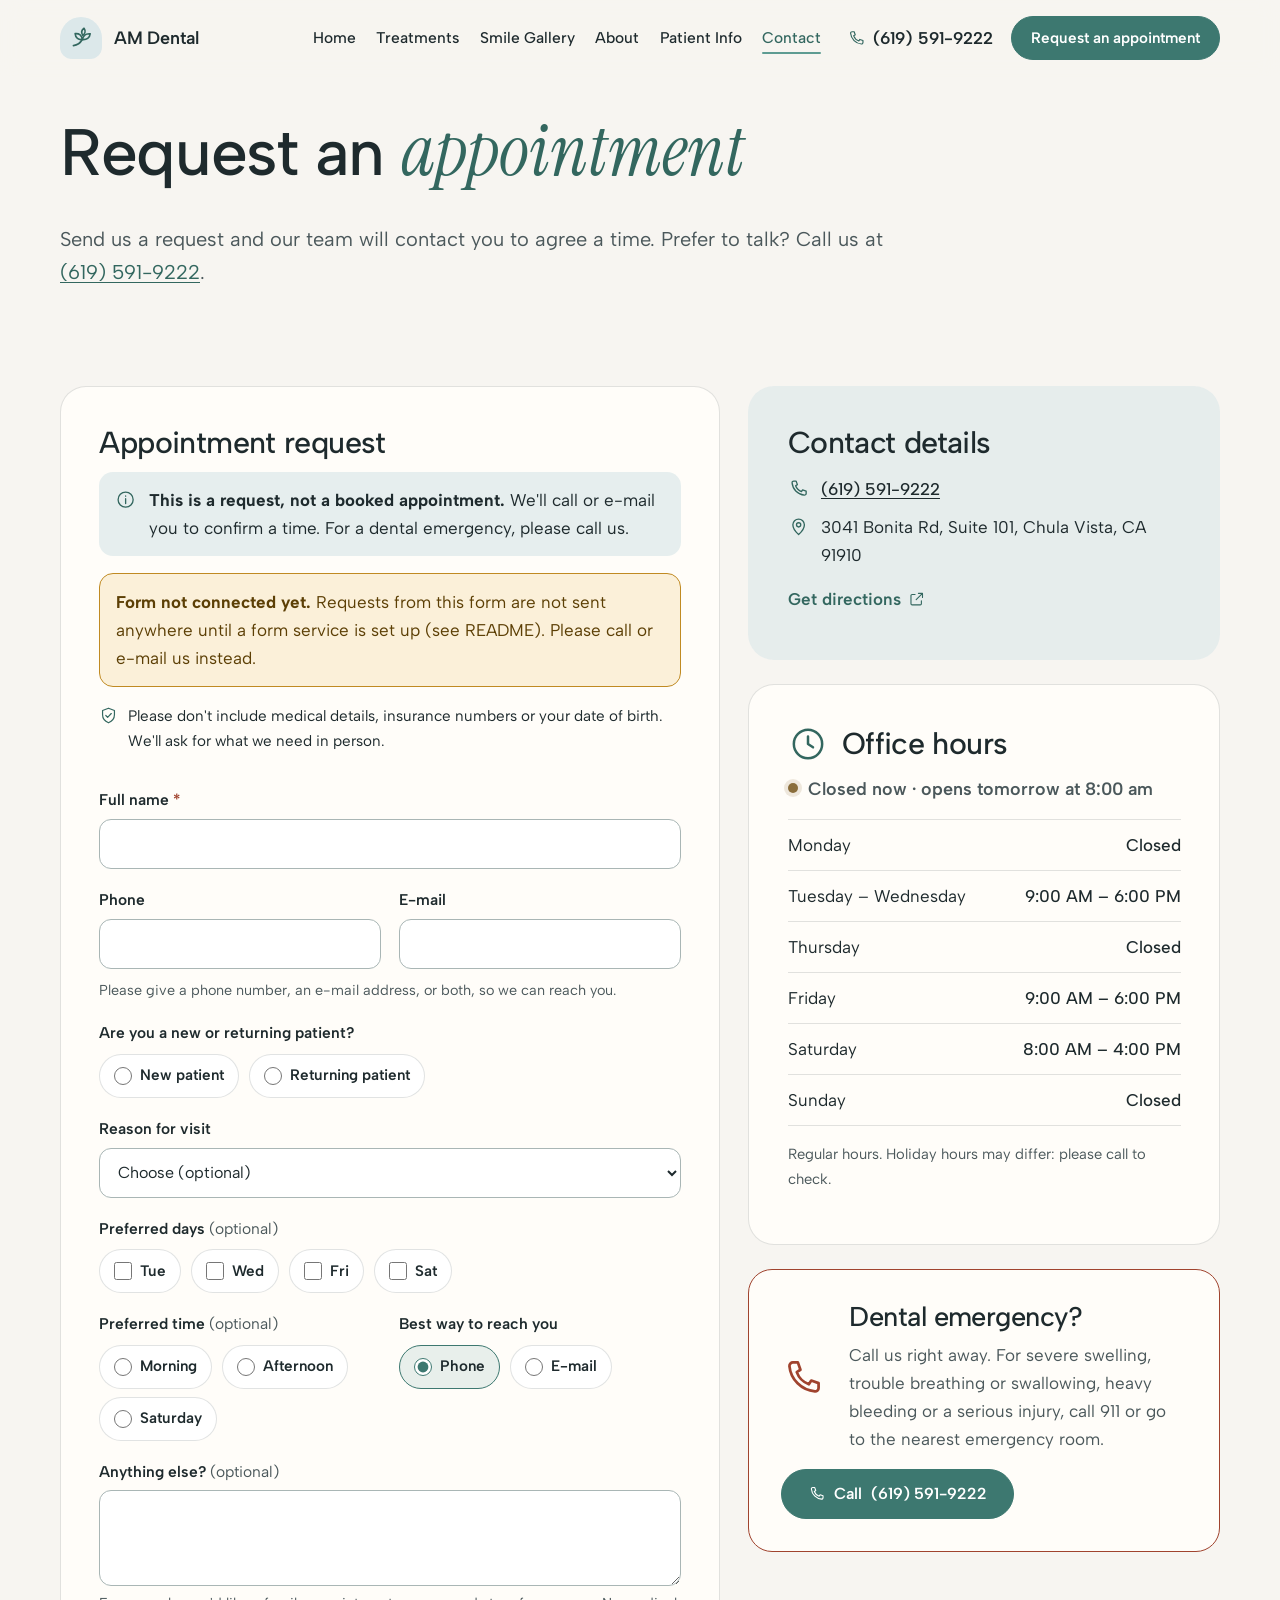
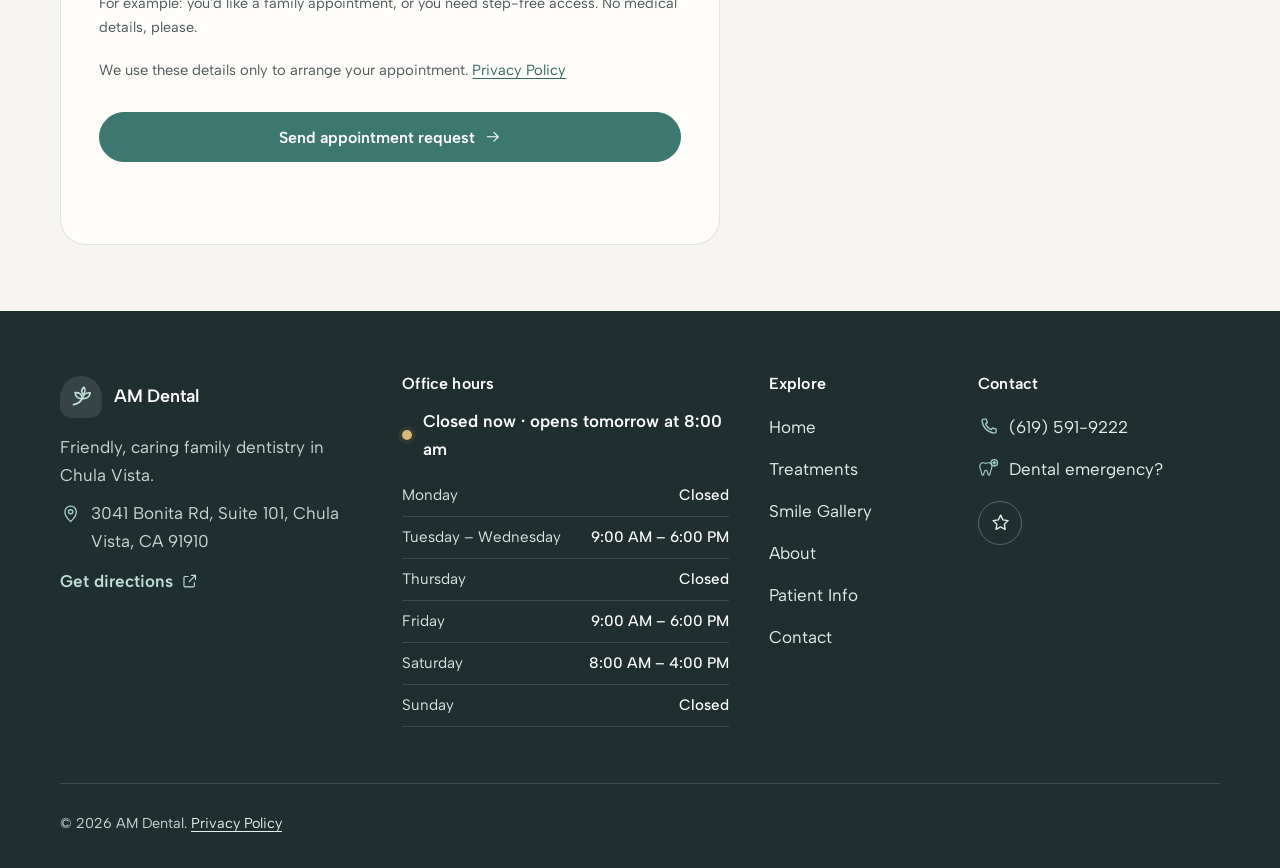
<file: contact.html>
<!doctype html>
<html lang="en">
<head>
  <meta charset="utf-8">
  <meta name="viewport" content="width=device-width, initial-scale=1">
  <meta name="robots" content="noindex, nofollow"><!-- DEMO ONLY: delete this line when the site goes live -->
  <title>Request an Appointment | Contact AM Dental</title>
  <meta name="description" content="Request an appointment online, call us, or find our address and office hours. Our team will contact you to confirm a time.">
  <meta name="theme-color" content="#f7f5f1">
  <!-- Share previews (Open Graph). Set dental.siteUrl in js/dental-config.js so links and images use your full web address. -->
  <meta property="og:type" content="website">
  <meta property="og:site_name" content="AM Dental" data-og="site_name">
  <meta property="og:title" content="Request an appointment | AM Dental">
  <meta property="og:description" content="Request an appointment online, call us, or find our address and office hours. Our team will contact you to confirm a time.">
  <meta property="og:image" content="images/family-reception-1200.jpg" data-og="image">
  <meta name="twitter:card" content="summary_large_image">
  <link rel="icon" href="images/favicon.svg" type="image/svg+xml">
  <meta name="theme-map" content='{"colors":{"primary":{"--c-accent":"","--c-accent-strong":"darker","--c-accent-ink":"darker"},"accent":{"--c-sand":""},"text":{"--c-ink":""},"background":{"--c-bg":""},"surface":{"--c-mist":"","--c-mist-2":"darker"}},"fonts":{"heading":["--font-heading"],"body":["--font-body"]}}'>
  <!-- Fonts: Albert Sans and Instrument Serif from Google Fonts. To change them, edit this link and --font-body / --font-heading / --font-accent in css/style.css. -->
  <link rel="preconnect" href="https://fonts.googleapis.com">
  <link rel="preconnect" href="https://fonts.gstatic.com" crossorigin>
  <link rel="stylesheet" href="https://fonts.googleapis.com/css2?family=Albert+Sans:wght@400;500;600&family=Instrument+Serif:ital@0;1&display=swap">
  <link rel="stylesheet" href="css/style.css">
  <script>document.documentElement.className += " js";</script>
  <script type="application/ld+json" data-dental-schema>
{
  "@context": "https://schema.org",
  "@type": "Dentist",
  "name": "AM Dental",
  "description": "Friendly, caring family dentistry in Chula Vista.",
  "telephone": "(619) 591-9222",
  "address": {
    "@type": "PostalAddress",
    "streetAddress": "3041 Bonita Rd, Suite 101",
    "addressLocality": "Chula Vista",
    "addressRegion": "CA",
    "postalCode": "91910",
    "addressCountry": "US"
  },
  "openingHoursSpecification": [
    {
      "@type": "OpeningHoursSpecification",
      "dayOfWeek": [
        "Tuesday",
        "Wednesday",
        "Friday"
      ],
      "opens": "09:00",
      "closes": "18:00"
    },
    {
      "@type": "OpeningHoursSpecification",
      "dayOfWeek": [
        "Saturday"
      ],
      "opens": "08:00",
      "closes": "16:00"
    }
  ]
}
  </script>
</head>
<body data-page="contact">
  <svg xmlns="http://www.w3.org/2000/svg" style="display:none" aria-hidden="true">
  <symbol id="i-tooth" viewBox="0 0 24 24" fill="none" stroke="currentColor" stroke-width="1.5" stroke-linecap="round" stroke-linejoin="round"><path d="M8.2 3.5C5.6 3.5 3.8 5.6 3.8 8.3c0 2.1.8 3.5 1.4 5.2.7 2 .9 4.2 1.6 5.9.4 1 1.6 1.1 2.1 0 .6-1.3.8-3.5 1.5-4.8.4-.7.8-.9 1.6-.9s1.2.2 1.6.9c.7 1.3.9 3.5 1.5 4.8.5 1.1 1.7 1 2.1 0 .7-1.7.9-3.9 1.6-5.9.6-1.7 1.4-3.1 1.4-5.2 0-2.7-1.8-4.8-4.4-4.8-1.6 0-2.5.8-3.8.8s-2.2-.8-3.8-.8z"/></symbol>
  <symbol id="i-checkup" viewBox="0 0 24 24" fill="none" stroke="currentColor" stroke-width="1.5" stroke-linecap="round" stroke-linejoin="round"><path d="M8.2 3.5C5.6 3.5 3.8 5.6 3.8 8.3c0 2.1.8 3.5 1.4 5.2.7 2 .9 4.2 1.6 5.9.4 1 1.6 1.1 2.1 0 .6-1.3.8-3.5 1.5-4.8.4-.7.8-.9 1.6-.9s1.2.2 1.6.9c.7 1.3.9 3.5 1.5 4.8.5 1.1 1.7 1 2.1 0 .7-1.7.9-3.9 1.6-5.9.6-1.7 1.4-3.1 1.4-5.2 0-2.7-1.8-4.8-4.4-4.8-1.6 0-2.5.8-3.8.8s-2.2-.8-3.8-.8z" transform="translate(-.6 2) scale(.86)"/><path d="M19 1.8v4M17 3.8h4"/></symbol>
  <symbol id="i-filling" viewBox="0 0 24 24" fill="none" stroke="currentColor" stroke-width="1.5" stroke-linecap="round" stroke-linejoin="round"><path d="M8.2 3.5C5.6 3.5 3.8 5.6 3.8 8.3c0 2.1.8 3.5 1.4 5.2.7 2 .9 4.2 1.6 5.9.4 1 1.6 1.1 2.1 0 .6-1.3.8-3.5 1.5-4.8.4-.7.8-.9 1.6-.9s1.2.2 1.6.9c.7 1.3.9 3.5 1.5 4.8.5 1.1 1.7 1 2.1 0 .7-1.7.9-3.9 1.6-5.9.6-1.7 1.4-3.1 1.4-5.2 0-2.7-1.8-4.8-4.4-4.8-1.6 0-2.5.8-3.8.8s-2.2-.8-3.8-.8z"/><path d="M9 8.6c1 .7 2 1 3 1s2-.3 3-1"/></symbol>
  <symbol id="i-crown" viewBox="0 0 24 24" fill="none" stroke="currentColor" stroke-width="1.5" stroke-linecap="round" stroke-linejoin="round"><path d="M8.2 3.5C5.6 3.5 3.8 5.6 3.8 8.3c0 2.1.8 3.5 1.4 5.2.7 2 .9 4.2 1.6 5.9.4 1 1.6 1.1 2.1 0 .6-1.3.8-3.5 1.5-4.8.4-.7.8-.9 1.6-.9s1.2.2 1.6.9c.7 1.3.9 3.5 1.5 4.8.5 1.1 1.7 1 2.1 0 .7-1.7.9-3.9 1.6-5.9.6-1.7 1.4-3.1 1.4-5.2 0-2.7-1.8-4.8-4.4-4.8-1.6 0-2.5.8-3.8.8s-2.2-.8-3.8-.8z" transform="translate(1.8 4.4) scale(.82)"/><path d="M5 6.2V2.6l3 2 4-2.6 4 2.6 3-2v3.6"/></symbol>
  <symbol id="i-bridge" viewBox="0 0 24 24" fill="none" stroke="currentColor" stroke-width="1.5" stroke-linecap="round" stroke-linejoin="round"><path d="M8.2 3.5C5.6 3.5 3.8 5.6 3.8 8.3c0 2.1.8 3.5 1.4 5.2.7 2 .9 4.2 1.6 5.9.4 1 1.6 1.1 2.1 0 .6-1.3.8-3.5 1.5-4.8.4-.7.8-.9 1.6-.9s1.2.2 1.6.9c.7 1.3.9 3.5 1.5 4.8.5 1.1 1.7 1 2.1 0 .7-1.7.9-3.9 1.6-5.9.6-1.7 1.4-3.1 1.4-5.2 0-2.7-1.8-4.8-4.4-4.8-1.6 0-2.5.8-3.8.8s-2.2-.8-3.8-.8z" transform="translate(.2 6) scale(.5)"/><path d="M8.2 3.5C5.6 3.5 3.8 5.6 3.8 8.3c0 2.1.8 3.5 1.4 5.2.7 2 .9 4.2 1.6 5.9.4 1 1.6 1.1 2.1 0 .6-1.3.8-3.5 1.5-4.8.4-.7.8-.9 1.6-.9s1.2.2 1.6.9c.7 1.3.9 3.5 1.5 4.8.5 1.1 1.7 1 2.1 0 .7-1.7.9-3.9 1.6-5.9.6-1.7 1.4-3.1 1.4-5.2 0-2.7-1.8-4.8-4.4-4.8-1.6 0-2.5.8-3.8.8s-2.2-.8-3.8-.8z" transform="translate(6.2 6) scale(.5)"/><path d="M8.2 3.5C5.6 3.5 3.8 5.6 3.8 8.3c0 2.1.8 3.5 1.4 5.2.7 2 .9 4.2 1.6 5.9.4 1 1.6 1.1 2.1 0 .6-1.3.8-3.5 1.5-4.8.4-.7.8-.9 1.6-.9s1.2.2 1.6.9c.7 1.3.9 3.5 1.5 4.8.5 1.1 1.7 1 2.1 0 .7-1.7.9-3.9 1.6-5.9.6-1.7 1.4-3.1 1.4-5.2 0-2.7-1.8-4.8-4.4-4.8-1.6 0-2.5.8-3.8.8s-2.2-.8-3.8-.8z" transform="translate(12.2 6) scale(.5)"/><path d="M3 6.5h18"/></symbol>
  <symbol id="i-implant" viewBox="0 0 24 24" fill="none" stroke="currentColor" stroke-width="1.5" stroke-linecap="round" stroke-linejoin="round"><path d="M7.2 3.5h9.6c.5 3.3-1.5 5.6-4.8 5.6S6.7 6.8 7.2 3.5z"/><path d="M12 9.1v1.6M9.4 12h5.2M9.9 14.6h4.2M10.4 17.2h3.2M11 19.8h2"/></symbol>
  <symbol id="i-whitening" viewBox="0 0 24 24" fill="none" stroke="currentColor" stroke-width="1.5" stroke-linecap="round" stroke-linejoin="round"><path d="M8.2 3.5C5.6 3.5 3.8 5.6 3.8 8.3c0 2.1.8 3.5 1.4 5.2.7 2 .9 4.2 1.6 5.9.4 1 1.6 1.1 2.1 0 .6-1.3.8-3.5 1.5-4.8.4-.7.8-.9 1.6-.9s1.2.2 1.6.9c.7 1.3.9 3.5 1.5 4.8.5 1.1 1.7 1 2.1 0 .7-1.7.9-3.9 1.6-5.9.6-1.7 1.4-3.1 1.4-5.2 0-2.7-1.8-4.8-4.4-4.8-1.6 0-2.5.8-3.8.8s-2.2-.8-3.8-.8z" transform="translate(2.6 3.2) scale(.78)"/><path d="M12 .8v1.4M4.6 2.6l1 1M19.4 2.6l-1 1M2.2 8h1.4M20.4 8h1.4"/></symbol>
  <symbol id="i-veneer" viewBox="0 0 24 24" fill="none" stroke="currentColor" stroke-width="1.5" stroke-linecap="round" stroke-linejoin="round"><path d="M8.2 3.5C5.6 3.5 3.8 5.6 3.8 8.3c0 2.1.8 3.5 1.4 5.2.7 2 .9 4.2 1.6 5.9.4 1 1.6 1.1 2.1 0 .6-1.3.8-3.5 1.5-4.8.4-.7.8-.9 1.6-.9s1.2.2 1.6.9c.7 1.3.9 3.5 1.5 4.8.5 1.1 1.7 1 2.1 0 .7-1.7.9-3.9 1.6-5.9.6-1.7 1.4-3.1 1.4-5.2 0-2.7-1.8-4.8-4.4-4.8-1.6 0-2.5.8-3.8.8s-2.2-.8-3.8-.8z"/><path d="M7.4 7.2c3 1.2 6.2 1.2 9.2 0"/></symbol>
  <symbol id="i-bonding" viewBox="0 0 24 24" fill="none" stroke="currentColor" stroke-width="1.5" stroke-linecap="round" stroke-linejoin="round"><path d="M8.2 3.5C5.6 3.5 3.8 5.6 3.8 8.3c0 2.1.8 3.5 1.4 5.2.7 2 .9 4.2 1.6 5.9.4 1 1.6 1.1 2.1 0 .6-1.3.8-3.5 1.5-4.8.4-.7.8-.9 1.6-.9s1.2.2 1.6.9c.7 1.3.9 3.5 1.5 4.8.5 1.1 1.7 1 2.1 0 .7-1.7.9-3.9 1.6-5.9.6-1.7 1.4-3.1 1.4-5.2 0-2.7-1.8-4.8-4.4-4.8-1.6 0-2.5.8-3.8.8s-2.2-.8-3.8-.8z" transform="translate(-1 2) scale(.86)"/><path d="M17.5 2.5l4 4-2.5 2.5-4-4z"/><path d="M15 5l-1.6 1.6"/></symbol>
  <symbol id="i-aligner" viewBox="0 0 24 24" fill="none" stroke="currentColor" stroke-width="1.5" stroke-linecap="round" stroke-linejoin="round"><path d="M3 8.5c0 5.3 4 8.8 9 8.8s9-3.5 9-8.8"/><path d="M6.2 8.8c.4 3.6 2.8 5.7 5.8 5.7s5.4-2.1 5.8-5.7"/><path d="M8.6 13.4l.6-1.6M12 14.5v-1.8M15.4 13.4l-.6-1.6"/></symbol>
  <symbol id="i-emergency" viewBox="0 0 24 24" fill="none" stroke="currentColor" stroke-width="1.5" stroke-linecap="round" stroke-linejoin="round"><path d="M8.2 3.5C5.6 3.5 3.8 5.6 3.8 8.3c0 2.1.8 3.5 1.4 5.2.7 2 .9 4.2 1.6 5.9.4 1 1.6 1.1 2.1 0 .6-1.3.8-3.5 1.5-4.8.4-.7.8-.9 1.6-.9s1.2.2 1.6.9c.7 1.3.9 3.5 1.5 4.8.5 1.1 1.7 1 2.1 0 .7-1.7.9-3.9 1.6-5.9.6-1.7 1.4-3.1 1.4-5.2 0-2.7-1.8-4.8-4.4-4.8-1.6 0-2.5.8-3.8.8s-2.2-.8-3.8-.8z" transform="translate(-1.2 2.4) scale(.84)"/><circle cx="18.4" cy="5.4" r="3.6"/><path d="M18.4 3.8v3.2M16.8 5.4H20"/></symbol>
  <symbol id="i-child" viewBox="0 0 24 24" fill="none" stroke="currentColor" stroke-width="1.5" stroke-linecap="round" stroke-linejoin="round"><path d="M8.2 3.5C5.6 3.5 3.8 5.6 3.8 8.3c0 2.1.8 3.5 1.4 5.2.7 2 .9 4.2 1.6 5.9.4 1 1.6 1.1 2.1 0 .6-1.3.8-3.5 1.5-4.8.4-.7.8-.9 1.6-.9s1.2.2 1.6.9c.7 1.3.9 3.5 1.5 4.8.5 1.1 1.7 1 2.1 0 .7-1.7.9-3.9 1.6-5.9.6-1.7 1.4-3.1 1.4-5.2 0-2.7-1.8-4.8-4.4-4.8-1.6 0-2.5.8-3.8.8s-2.2-.8-3.8-.8z"/><path d="M9.6 8.8h.01M14.4 8.8h.01"/><path d="M9.8 10.8c1.3 1 3.1 1 4.4 0"/></symbol>
  <symbol id="i-family" viewBox="0 0 24 24" fill="none" stroke="currentColor" stroke-width="1.5" stroke-linecap="round" stroke-linejoin="round"><circle cx="8.5" cy="7.5" r="3"/><circle cx="16.5" cy="9" r="2.4"/><path d="M3 19.5c0-3.3 2.5-5.6 5.5-5.6s5.5 2.3 5.5 5.6"/><path d="M14.2 14.6c.7-.4 1.5-.6 2.3-.6 2.5 0 4.5 1.9 4.5 4.6"/></symbol>
  <symbol id="i-shield" viewBox="0 0 24 24" fill="none" stroke="currentColor" stroke-width="1.5" stroke-linecap="round" stroke-linejoin="round"><path d="M12 2.8l7.5 2.8v5.6c0 4.6-3.2 8.3-7.5 10-4.3-1.7-7.5-5.4-7.5-10V5.6z"/><path d="M8.6 12l2.3 2.3 4.6-4.8"/></symbol>
  <symbol id="i-calendar" viewBox="0 0 24 24" fill="none" stroke="currentColor" stroke-width="1.5" stroke-linecap="round" stroke-linejoin="round"><rect x="3.5" y="5" width="17" height="15" rx="2"/><path d="M3.5 9.5h17M8 3v4M16 3v4"/></symbol>
  <symbol id="i-clock" viewBox="0 0 24 24" fill="none" stroke="currentColor" stroke-width="1.5" stroke-linecap="round" stroke-linejoin="round"><circle cx="12" cy="12" r="8.5"/><path d="M12 7.5V12l3 2"/></symbol>
  <symbol id="i-clipboard" viewBox="0 0 24 24" fill="none" stroke="currentColor" stroke-width="1.5" stroke-linecap="round" stroke-linejoin="round"><rect x="5" y="4.5" width="14" height="16.5" rx="2"/><path d="M9 4.5V3h6v1.5"/><path d="M8.5 10l1.2 1.2 2-2M13.5 10.2h2.5M8.5 15l1.2 1.2 2-2M13.5 15.2h2.5"/></symbol>
  <symbol id="i-card" viewBox="0 0 24 24" fill="none" stroke="currentColor" stroke-width="1.5" stroke-linecap="round" stroke-linejoin="round"><rect x="2.8" y="5.5" width="18.4" height="13" rx="2"/><path d="M2.8 9.5h18.4M6.5 14.5h4"/></symbol>
  <symbol id="i-heart" viewBox="0 0 24 24" fill="none" stroke="currentColor" stroke-width="1.5" stroke-linecap="round" stroke-linejoin="round"><path d="M12 20s-7.5-4.4-7.5-10A4.4 4.4 0 0 1 12 7.2 4.4 4.4 0 0 1 19.5 10C19.5 15.6 12 20 12 20z"/></symbol>
  <symbol id="i-sparkle" viewBox="0 0 24 24" fill="none" stroke="currentColor" stroke-width="1.5" stroke-linecap="round" stroke-linejoin="round"><path d="M12 3l1.7 5.3L19 10l-5.3 1.7L12 17l-1.7-5.3L5 10l5.3-1.7z"/><path d="M19 16v4M17 18h4"/></symbol>
  <symbol id="i-comfort" viewBox="0 0 24 24" fill="none" stroke="currentColor" stroke-width="1.5" stroke-linecap="round" stroke-linejoin="round"><path d="M4 18v-5.5A2.5 2.5 0 0 1 6.5 10h0A2.5 2.5 0 0 1 9 12.5V14h6v-1.5a2.5 2.5 0 0 1 5 0V18"/><path d="M4 18h16M6.5 10V7a3 3 0 0 1 3-3h5a3 3 0 0 1 3 3v3"/></symbol>
  <symbol id="i-access" viewBox="0 0 24 24" fill="none" stroke="currentColor" stroke-width="1.5" stroke-linecap="round" stroke-linejoin="round"><circle cx="12" cy="4.6" r="1.8"/><path d="M5.5 8.5l6.5 1.2 6.5-1.2M12 9.7v4.8l-3.4 6M12 14.5l3.4 6"/></symbol>
  <symbol id="i-mirror" viewBox="0 0 24 24" fill="none" stroke="currentColor" stroke-width="1.5" stroke-linecap="round" stroke-linejoin="round"><ellipse cx="12" cy="8.5" rx="5.5" ry="6"/><path d="M12 14.5V21M9.5 21h5"/></symbol>
  <symbol id="i-leaf" viewBox="0 0 24 24" fill="none" stroke="currentColor" stroke-width="1.5" stroke-linecap="round" stroke-linejoin="round"><path d="M5 19c3.5-.4 6.4-2.4 8.2-5.6"/><path d="M13.2 13.4c-3.4.6-6.4-1.6-6.6-5.4 3.6-.5 6.4 1.6 6.6 5.4z"/><path d="M13.2 13.4c.8-3.5 3.7-5.6 7.3-5.3-.3 3.6-3.4 5.8-7.3 5.3z"/><path d="M13.6 9.6c-1.5-2.4-1-5 1.2-6.6 1.6 2.3 1.1 5-1.2 6.6z"/></symbol>
  <symbol id="i-phone" viewBox="0 0 24 24" fill="none" stroke="currentColor" stroke-width="1.5" stroke-linecap="round" stroke-linejoin="round"><path d="M6.6 3.5h2.6l1.4 4-2 1.3a11 11 0 0 0 6.6 6.6l1.3-2 4 1.4v2.6a1.9 1.9 0 0 1-2 1.9A15.3 15.3 0 0 1 4.6 5.5a1.9 1.9 0 0 1 2-2z"/></symbol>
  <symbol id="i-mail" viewBox="0 0 24 24" fill="none" stroke="currentColor" stroke-width="1.5" stroke-linecap="round" stroke-linejoin="round"><rect x="3" y="5.5" width="18" height="13" rx="2"/><path d="M3.5 6.5L12 13l8.5-6.5"/></symbol>
  <symbol id="i-pin" viewBox="0 0 24 24" fill="none" stroke="currentColor" stroke-width="1.5" stroke-linecap="round" stroke-linejoin="round"><path d="M12 21s-6.5-5.6-6.5-11a6.5 6.5 0 0 1 13 0c0 5.4-6.5 11-6.5 11z"/><circle cx="12" cy="10" r="2.4"/></symbol>
  <symbol id="i-arrow" viewBox="0 0 24 24" fill="none" stroke="currentColor" stroke-width="1.5" stroke-linecap="round" stroke-linejoin="round"><path d="M4.5 12h15M13.5 6l6 6-6 6"/></symbol>
  <symbol id="i-chevron" viewBox="0 0 24 24" fill="none" stroke="currentColor" stroke-width="1.5" stroke-linecap="round" stroke-linejoin="round"><path d="M6 9.5l6 6 6-6"/></symbol>
  <symbol id="i-menu" viewBox="0 0 24 24" fill="none" stroke="currentColor" stroke-width="1.5" stroke-linecap="round" stroke-linejoin="round"><path d="M4 7.5h16M4 12h16M4 16.5h16"/></symbol>
  <symbol id="i-close" viewBox="0 0 24 24" fill="none" stroke="currentColor" stroke-width="1.5" stroke-linecap="round" stroke-linejoin="round"><path d="M6 6l12 12M18 6L6 18"/></symbol>
  <symbol id="i-check" viewBox="0 0 24 24" fill="none" stroke="currentColor" stroke-width="1.5" stroke-linecap="round" stroke-linejoin="round"><path d="M5 12.5l4.5 4.5L19 7.5"/></symbol>
  <symbol id="i-alert" viewBox="0 0 24 24" fill="none" stroke="currentColor" stroke-width="1.5" stroke-linecap="round" stroke-linejoin="round"><path d="M12 3.5L21.5 20h-19z"/><path d="M12 10v4.5M12 17.2v.3"/></symbol>
  <symbol id="i-info" viewBox="0 0 24 24" fill="none" stroke="currentColor" stroke-width="1.5" stroke-linecap="round" stroke-linejoin="round"><circle cx="12" cy="12" r="8.5"/><path d="M12 11v5.5M12 7.8v.3"/></symbol>
  <symbol id="i-external" viewBox="0 0 24 24" fill="none" stroke="currentColor" stroke-width="1.5" stroke-linecap="round" stroke-linejoin="round"><path d="M14 4.5h5.5V10M19.5 4.5L11 13"/><path d="M18 14.5v4a1.5 1.5 0 0 1-1.5 1.5h-11A1.5 1.5 0 0 1 4 18.5v-11A1.5 1.5 0 0 1 5.5 6h4"/></symbol>
  <symbol id="i-compare" viewBox="0 0 24 24" fill="none" stroke="currentColor" stroke-width="1.5" stroke-linecap="round" stroke-linejoin="round"><path d="M12 3v18"/><path d="M8 8l-4 4 4 4M16 8l4 4-4 4"/></symbol>
  <symbol id="i-columns" viewBox="0 0 24 24" fill="none" stroke="currentColor" stroke-width="1.5" stroke-linecap="round" stroke-linejoin="round"><rect x="3" y="5" width="7.5" height="14" rx="1.5"/><rect x="13.5" y="5" width="7.5" height="14" rx="1.5"/></symbol>
  <symbol id="i-star" viewBox="0 0 24 24" fill="none" stroke="currentColor" stroke-width="1.5" stroke-linecap="round" stroke-linejoin="round"><path d="M12 3.5l2.6 5.4 5.9.8-4.3 4.1 1 5.8L12 16.8l-5.2 2.8 1-5.8-4.3-4.1 5.9-.8z"/></symbol>
  <symbol id="i-facebook" viewBox="0 0 24 24" fill="none" stroke="currentColor" stroke-width="1.5" stroke-linecap="round" stroke-linejoin="round"><path d="M14.5 21v-7.5h2.6l.4-3h-3V8.6c0-.9.3-1.5 1.6-1.5h1.6V4.4c-.3 0-1.2-.1-2.3-.1-2.3 0-3.9 1.4-3.9 4v2.2H8.9v3h2.6V21"/></symbol>
  <symbol id="i-instagram" viewBox="0 0 24 24" fill="none" stroke="currentColor" stroke-width="1.5" stroke-linecap="round" stroke-linejoin="round"><rect x="3.5" y="3.5" width="17" height="17" rx="4.5"/><circle cx="12" cy="12" r="4"/><path d="M17.2 6.8v.1"/></symbol>
</svg>
  <a class="skip-link" href="#main">Skip to content</a>

  <!-- ============ HEADER (same on every page) ============ -->
  <header class="site-header">
    <div class="container header-bar">
      <a class="brand" href="index.html"><span class="brand-mark"><svg class="brand-icon" aria-hidden="true" focusable="false"><use href="#i-leaf"></use></svg></span><span class="brand-name" data-site="businessName">AM Dental</span></a>
      <button class="nav-toggle" type="button" aria-expanded="false" aria-controls="site-menu" aria-label="Open menu">
        <svg class="icon-open" aria-hidden="true" focusable="false"><use href="#i-menu"></use></svg>
        <svg class="icon-close" aria-hidden="true" focusable="false"><use href="#i-close"></use></svg>
      </button>
      <nav class="site-nav" id="site-menu" aria-label="Main">
        <ul class="nav-links">
            <li><a href="index.html">Home</a></li>
            <li><a href="treatments.html">Treatments</a></li>
            <li><a href="smile-gallery.html">Smile Gallery</a></li>
            <li><a href="about.html">About</a></li>
            <li><a href="patients.html">Patient Info</a></li>
            <li><a href="contact.html" aria-current="page">Contact</a></li>
        </ul>
        <div class="nav-actions">
          <a class="nav-phone" data-site-link="phone" href="tel:+16195919222"><svg class="icon" aria-hidden="true" focusable="false"><use href="#i-phone"></use></svg><span data-site="phone">(619) 591-9222</span></a>
          <a class="btn btn--small" href="contact.html#request">Request an appointment</a>
        </div>
      </nav>
    </div>
  </header>

  <main id="main">
<section class="page-hero page-hero--compact" aria-labelledby="page-title">
      <div class="container">
        <h1 id="page-title">Request an <em class="accent">appointment</em></h1>
        <p class="lead">Send us a request and our team will contact you to agree a time. Prefer to talk? Call us at <a data-site-link="phone" href="tel:+16195919222" data-site="phone">(619) 591-9222</a>.</p>
      </div>
    </section>

    <section class="section section--tight" aria-label="Appointment request form and contact details">
      <div class="container contact-grid">
        <!-- ===== APPOINTMENT REQUEST FORM: connect it in js/site-config.js (form.endpoint) =====
             It asks for no health information, insurance numbers or dates of birth. Keep it that way. -->
        <div class="panel form-panel" id="request">
          <h2>Appointment request</h2>
          <p class="request-note"><svg class="icon" aria-hidden="true" focusable="false"><use href="#i-info"></use></svg><span><strong>This is a request, not a booked appointment.</strong> We'll call or e-mail you to confirm a time. For a dental emergency, please call us.</span></p>
          <p class="form-notice" data-form-notice hidden><strong>Form not connected yet.</strong> Requests from this form are not sent anywhere until a form service is set up (see README). Please call or e-mail us instead.</p>
          <form class="form" data-contact method="post" novalidate>
            <noscript><p class="form-notice"><strong>This form needs JavaScript to send.</strong> To keep your details private it never sends without it. Please call or e-mail us instead.</p></noscript>
            <p class="privacy-ask"><svg class="icon" aria-hidden="true" focusable="false"><use href="#i-shield"></use></svg>Please don't include medical details, insurance numbers or your date of birth. We'll ask for what we need in person.</p>
            <div class="field"><label for="f-name">Full name <span class="req" aria-hidden="true">*</span></label><input id="f-name" name="name" type="text" autocomplete="name" required maxlength="100"></div>
            <div class="row">
              <div class="field"><label for="f-phone">Phone</label><input id="f-phone" name="phone" type="tel" autocomplete="tel" inputmode="tel" maxlength="30" aria-describedby="f-reach-hint"></div>
              <div class="field"><label for="f-email">E-mail</label><input id="f-email" name="email" type="email" autocomplete="email" maxlength="120" aria-describedby="f-reach-hint"></div>
            </div>
            <p class="hint" id="f-reach-hint">Please give a phone number, an e-mail address, or both, so we can reach you.</p>
            <p class="field-error" data-reach-error hidden role="alert">Please enter a phone number or an e-mail address.</p>
            <fieldset class="field choice">
              <legend>Are you a new or returning patient?</legend>
              <label><input type="radio" name="patient_type" value="new"> New patient</label>
              <label><input type="radio" name="patient_type" value="returning"> Returning patient</label>
            </fieldset>
            <div class="field">
              <label for="f-reason">Reason for visit</label>
              <select id="f-reason" name="reason">
                <option value="">Choose (optional)</option>
                <option value="checkup">Check-up &amp; cleaning</option>
                <option value="child">Child's visit</option>
                <option value="problem">A problem or discomfort (not urgent)</option>
                <option value="cosmetic">Cosmetic consultation</option>
                <option value="aligners">Clear aligners consultation</option>
                <option value="other">Something else</option>
              </select>
            </div>
            <fieldset class="field choice choice--days">
              <legend>Preferred days <span class="optional">(optional)</span></legend>
              <label><input type="checkbox" name="preferred_days" value="Tuesday"> Tue</label>
              <label><input type="checkbox" name="preferred_days" value="Wednesday"> Wed</label>
              <label><input type="checkbox" name="preferred_days" value="Friday"> Fri</label>
              <label><input type="checkbox" name="preferred_days" value="Saturday"> Sat</label>
            </fieldset>
            <div class="row">
              <fieldset class="field choice">
                <legend>Preferred time <span class="optional">(optional)</span></legend>
                <label><input type="radio" name="preferred_time" value="morning"> Morning</label>
                <label><input type="radio" name="preferred_time" value="afternoon"> Afternoon</label>
                <label><input type="radio" name="preferred_time" value="saturday"> Saturday</label>
              </fieldset>
              <fieldset class="field choice">
                <legend>Best way to reach you</legend>
                <label><input type="radio" name="contact_method" value="phone" checked> Phone</label>
                <label><input type="radio" name="contact_method" value="email"> E-mail</label>
              </fieldset>
            </div>
            <div class="field"><label for="f-message">Anything else? <span class="optional">(optional)</span></label><textarea id="f-message" name="message" maxlength="400" rows="3" aria-describedby="f-message-hint"></textarea><p class="hint" id="f-message-hint">For example: you'd like a family appointment, or you need step-free access. No medical details, please.</p></div>
            <p class="form-privacy"><span data-form-privacy>We use these details only to arrange your appointment.</span> <a href="privacy.html">Privacy Policy</a></p>
            <div class="hp" aria-hidden="true"><label for="f-company">Leave this empty</label><input id="f-company" name="_gotcha" type="text" tabindex="-1" autocomplete="off"></div>
            <button class="btn btn--block" type="submit" disabled>Send appointment request <svg class="icon" aria-hidden="true" focusable="false"><use href="#i-arrow"></use></svg></button>
            <p class="form-status" role="status" aria-live="polite"></p>
          </form>
        </div>

        <div class="contact-side">
          <div class="panel panel--mist">
            <h2>Contact details</h2>
            <ul class="contact-lines">
              <li><svg class="fi" aria-hidden="true" focusable="false"><use href="#i-phone"></use></svg><a data-site-link="phone" href="tel:+16195919222" data-site="phone">(619) 591-9222</a></li>
              <li><svg class="fi" aria-hidden="true" focusable="false"><use href="#i-pin"></use></svg><span data-site="address">3041 Bonita Rd, Suite 101, Chula Vista, CA 91910</span></li>
            </ul>
            <a class="link-arrow" data-directions href="https://www.google.com/maps/search/?api=1&amp;query=3041%20Bonita%20Rd%2C%20Suite%20101%2C%20Chula%20Vista%2C%20CA%2091910" target="_blank" rel="noopener noreferrer">Get directions <svg class="icon" aria-hidden="true" focusable="false"><use href="#i-external"></use></svg><span class="visually-hidden"> (opens a map in a new tab)</span></a>
          </div>
          <div class="panel">
            <div class="panel-title"><svg class="panel-icon" aria-hidden="true" focusable="false"><use href="#i-clock"></use></svg><h2>Office hours</h2></div>
            <p class="hours-status hours-status--large" data-hours-status hidden><span class="status-dot" aria-hidden="true"></span><span data-hours-status-text></span></p>
            <dl class="hours" data-site-hours>
              <dt>Monday</dt><dd>Closed</dd>
              <dt>Tuesday – Wednesday</dt><dd>9:00 AM – 6:00 PM</dd>
              <dt>Thursday</dt><dd>Closed</dd>
              <dt>Friday</dt><dd>9:00 AM – 6:00 PM</dd>
              <dt>Saturday</dt><dd>8:00 AM – 4:00 PM</dd>
              <dt>Sunday</dt><dd>Closed</dd>
            </dl>
            <p class="small muted">Regular hours. Holiday hours may differ: please call to check.</p>
          </div>
          <div class="emergency emergency--stack">
            <svg class="emergency-icon" aria-hidden="true" focusable="false"><use href="#i-phone"></use></svg>
            <div>
              <h2>Dental emergency?</h2>
              <p>Call us right away. For severe swelling, trouble breathing or swallowing, heavy bleeding or a serious injury, call 911 or go to the nearest emergency room.</p>
            </div>
            <a class="btn" data-emergency-link href="tel:+16195919222"><svg class="icon" aria-hidden="true" focusable="false"><use href="#i-phone"></use></svg>Call <span data-emergency-phone>(619) 591-9222</span></a>
          </div>
        </div>
      </div>
    </section>
  </main>

  <!-- ============ FOOTER (same on every page) ============ -->
  <footer class="site-footer">
    <div class="container footer-grid">
      <div class="footer-brand">
        <a class="brand" href="index.html"><span class="brand-mark"><svg class="brand-icon" aria-hidden="true" focusable="false"><use href="#i-leaf"></use></svg></span><span class="brand-name" data-site="businessName">AM Dental</span></a>
        <p class="footer-tagline" data-site="tagline">Gentle dental care for the whole family.</p>
        <p class="footer-address"><svg class="fi" aria-hidden="true" focusable="false"><use href="#i-pin"></use></svg><span data-site="address">3041 Bonita Rd, Suite 101, Chula Vista, CA 91910</span></p>
        <a class="link-arrow" data-directions href="https://www.google.com/maps/search/?api=1&amp;query=3041%20Bonita%20Rd%2C%20Suite%20101%2C%20Chula%20Vista%2C%20CA%2091910" target="_blank" rel="noopener noreferrer">Get directions <svg class="icon" aria-hidden="true" focusable="false"><use href="#i-external"></use></svg><span class="visually-hidden"> (opens a map in a new tab)</span></a>
      </div>
      <div>
        <h2 class="footer-title">Office hours</h2>
        <p class="hours-status" data-hours-status hidden><span class="status-dot" aria-hidden="true"></span><span data-hours-status-text></span></p>
        <dl class="hours hours--compact" data-site-hours>
          <dt>Monday</dt><dd>Closed</dd>
          <dt>Tuesday – Wednesday</dt><dd>9:00 AM – 6:00 PM</dd>
          <dt>Thursday</dt><dd>Closed</dd>
          <dt>Friday</dt><dd>9:00 AM – 6:00 PM</dd>
          <dt>Saturday</dt><dd>8:00 AM – 4:00 PM</dd>
          <dt>Sunday</dt><dd>Closed</dd>
        </dl>
      </div>
      <div>
        <h2 class="footer-title">Explore</h2>
        <ul class="footer-links">
            <li><a href="index.html">Home</a></li>
            <li><a href="treatments.html">Treatments</a></li>
            <li><a href="smile-gallery.html">Smile Gallery</a></li>
            <li><a href="about.html">About</a></li>
            <li><a href="patients.html">Patient Info</a></li>
            <li><a href="contact.html">Contact</a></li>
        </ul>
      </div>
      <div>
        <h2 class="footer-title">Contact</h2>
        <ul class="footer-contact">
          <li><a data-site-link="phone" href="tel:+16195919222"><svg class="fi" aria-hidden="true" focusable="false"><use href="#i-phone"></use></svg><span data-site="phone">(619) 591-9222</span></a></li>
          <li><a href="patients.html#emergency"><svg class="fi" aria-hidden="true" focusable="false"><use href="#i-emergency"></use></svg><span>Dental emergency?</span></a></li>
        </ul>
        <div class="footer-social">
          <a data-social="facebook" href="#" aria-label="Facebook" hidden target="_blank" rel="noopener noreferrer"><svg class="fi" aria-hidden="true" focusable="false"><use href="#i-facebook"></use></svg></a>
          <a data-social="instagram" href="#" aria-label="Instagram" hidden target="_blank" rel="noopener noreferrer"><svg class="fi" aria-hidden="true" focusable="false"><use href="#i-instagram"></use></svg></a>
          <a data-social="google" href="#" aria-label="Read our reviews on Google" hidden target="_blank" rel="noopener noreferrer"><svg class="fi" aria-hidden="true" focusable="false"><use href="#i-star"></use></svg></a>
        </div>
      </div>
    </div>
    <div class="container footer-bottom">
      <p>&copy; <span data-year>2026</span> <span data-site="businessName">AM Dental</span>. <a href="privacy.html">Privacy Policy</a></p>
    </div>
  </footer>

  <!-- Mobile quick actions (phones only) -->
  <nav class="action-bar" aria-label="Quick actions">
    <a class="btn btn--ghost" data-site-link="phone" href="tel:+16195919222"><svg class="icon" aria-hidden="true" focusable="false"><use href="#i-phone"></use></svg>Call</a>
    <a class="btn" href="contact.html#request">Request appointment</a>
  </nav>
  <script src="js/site-config.js"></script>
  <script src="js/dental-config.js"></script>
  <script src="js/site-settings.js"></script>
  <script src="js/site-forms.js"></script>
  <script src="js/site-privacy.js"></script>
  <script src="js/site-content.js"></script>
  <script src="js/dental-checks.js"></script>
  <script src="js/main.js"></script>
</body>
</html>
</file>
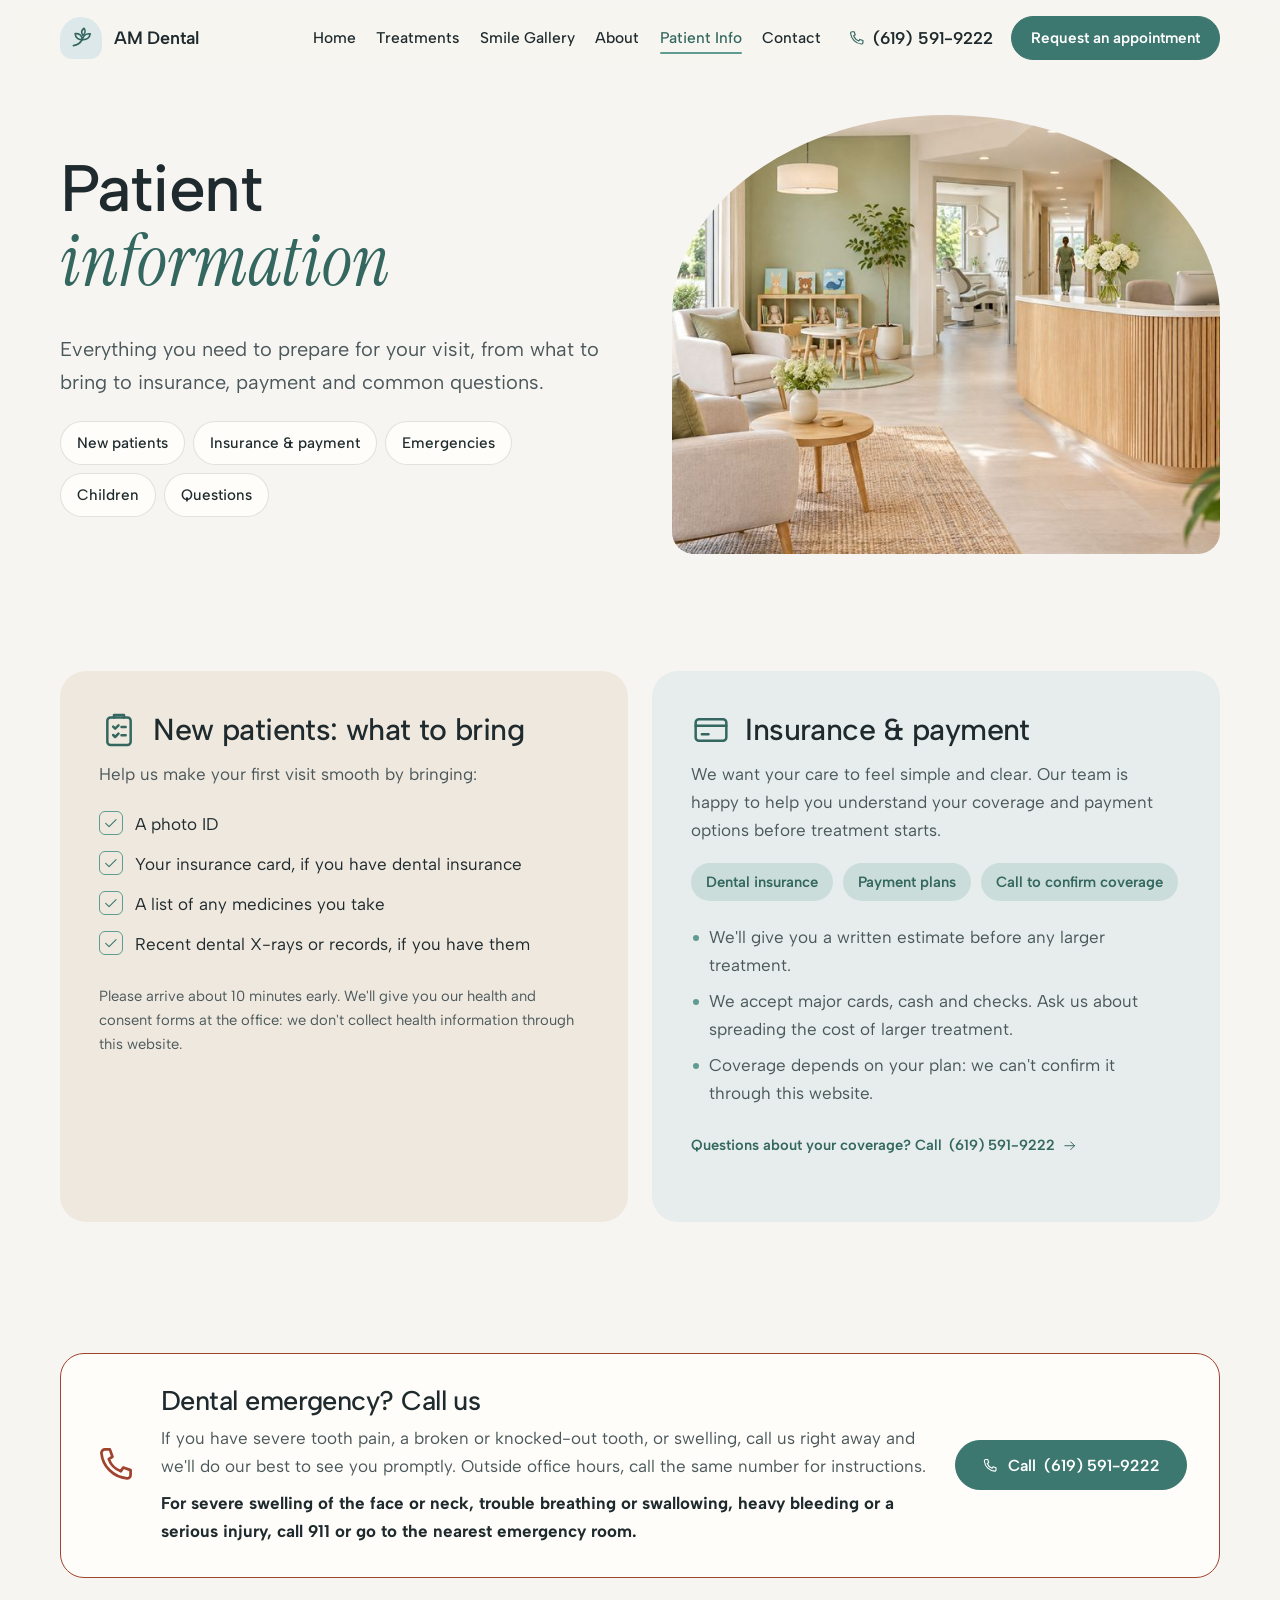
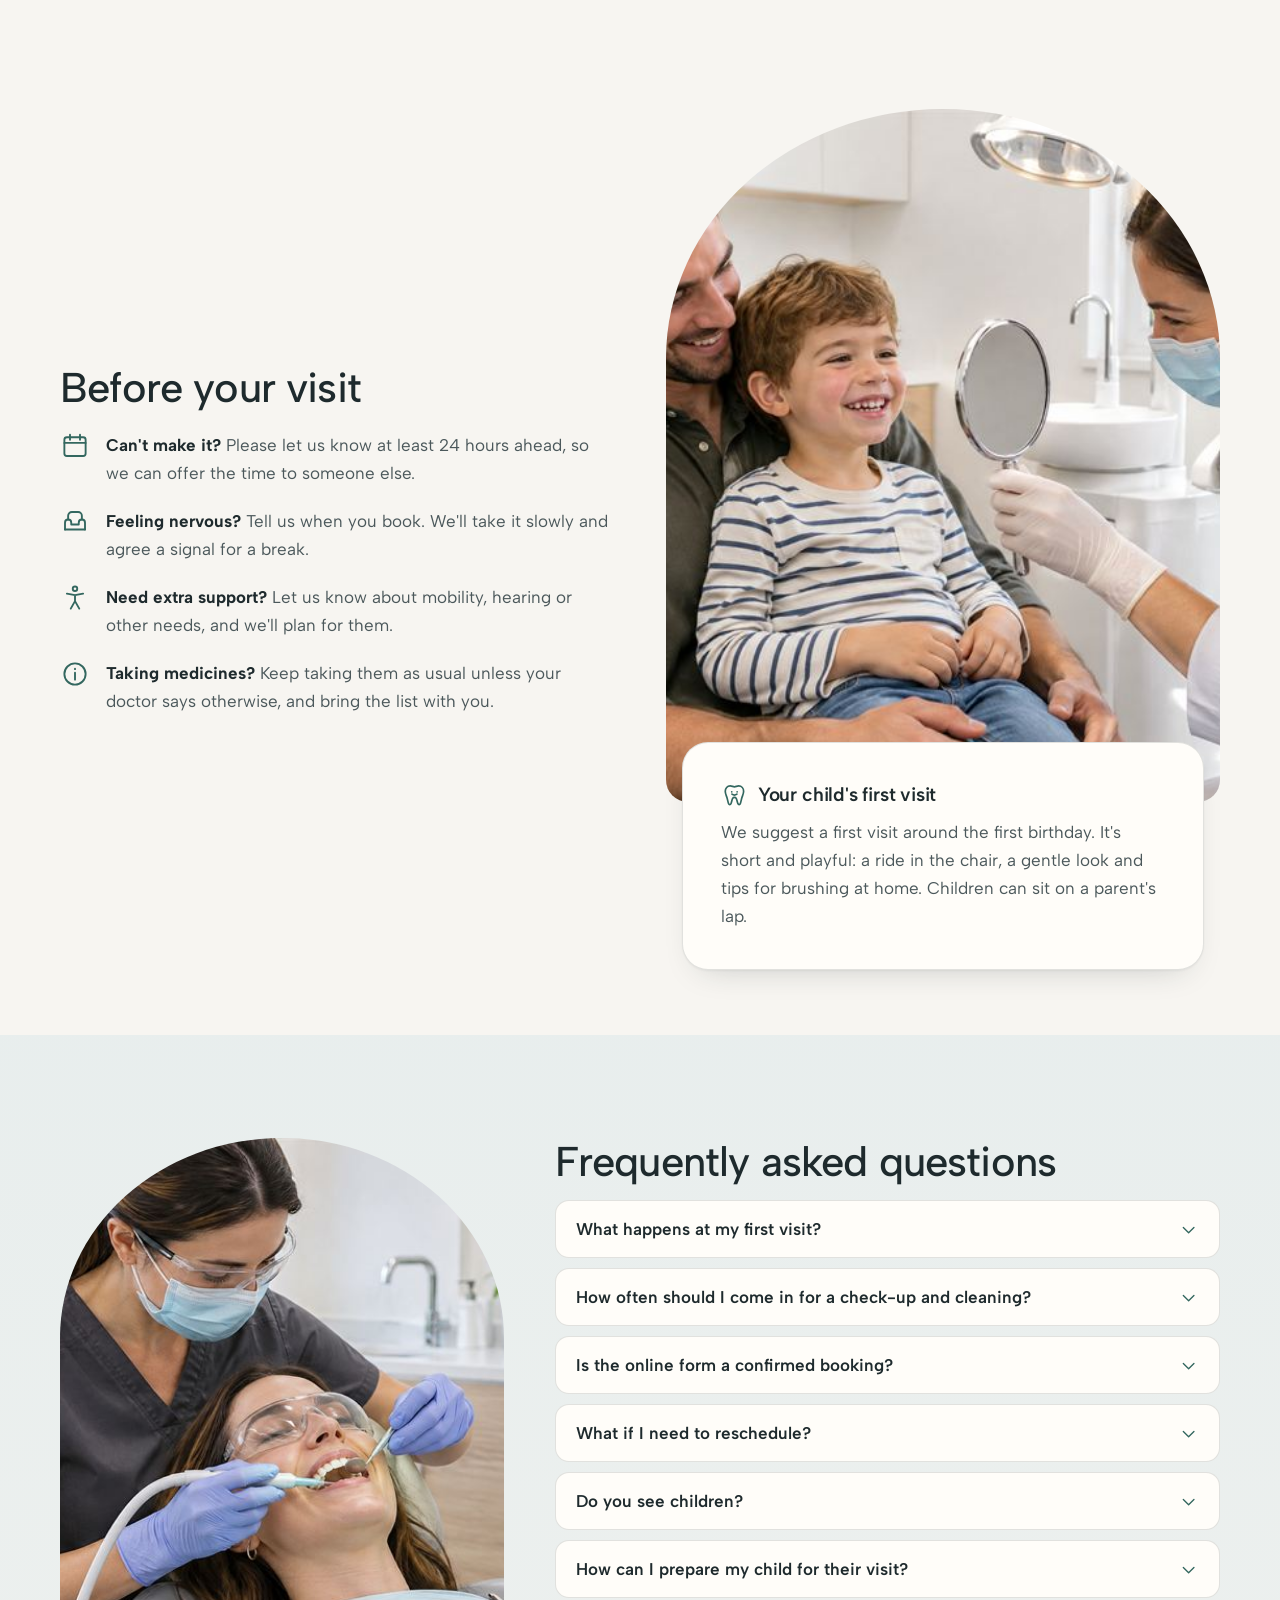
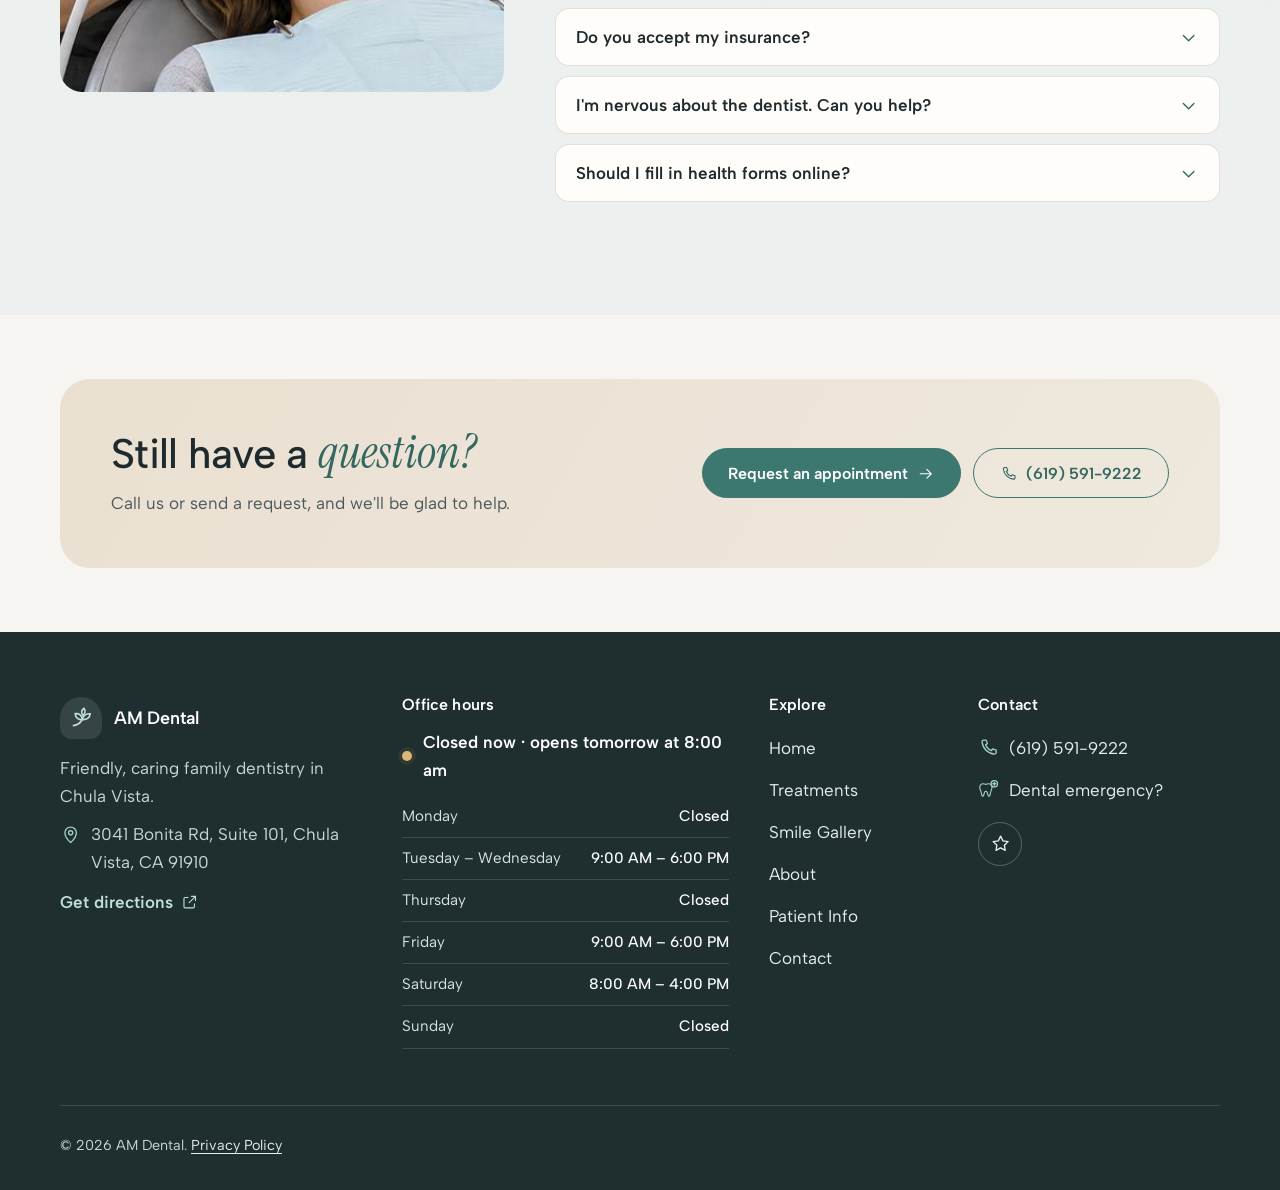
<file: patients.html>
<!doctype html>
<html lang="en">
<head>
  <meta charset="utf-8">
  <meta name="viewport" content="width=device-width, initial-scale=1">
  <meta name="robots" content="noindex, nofollow"><!-- DEMO ONLY: delete this line when the site goes live -->
  <title>Patient Information | AM Dental</title>
  <meta name="description" content="Everything you need before your visit: what to bring, insurance and payment, dental emergencies, children's first visits and answers to common questions.">
  <meta name="theme-color" content="#f7f5f1">
  <!-- Share previews (Open Graph). Set dental.siteUrl in js/dental-config.js so links and images use your full web address. -->
  <meta property="og:type" content="website">
  <meta property="og:site_name" content="AM Dental" data-og="site_name">
  <meta property="og:title" content="Patient information | AM Dental">
  <meta property="og:description" content="Everything you need before your visit: what to bring, insurance and payment, dental emergencies, children's first visits and answers to common questions.">
  <meta property="og:image" content="images/reception-lounge-1200.jpg" data-og="image">
  <meta name="twitter:card" content="summary_large_image">
  <link rel="icon" href="images/favicon.svg" type="image/svg+xml">
  <meta name="theme-map" content='{"colors":{"primary":{"--c-accent":"","--c-accent-strong":"darker","--c-accent-ink":"darker"},"accent":{"--c-sand":""},"text":{"--c-ink":""},"background":{"--c-bg":""},"surface":{"--c-mist":"","--c-mist-2":"darker"}},"fonts":{"heading":["--font-heading"],"body":["--font-body"]}}'>
  <!-- Fonts: Albert Sans and Instrument Serif from Google Fonts. To change them, edit this link and --font-body / --font-heading / --font-accent in css/style.css. -->
  <link rel="preconnect" href="https://fonts.googleapis.com">
  <link rel="preconnect" href="https://fonts.gstatic.com" crossorigin>
  <link rel="stylesheet" href="https://fonts.googleapis.com/css2?family=Albert+Sans:wght@400;500;600&family=Instrument+Serif:ital@0;1&display=swap">
  <link rel="stylesheet" href="css/style.css">
  <script>document.documentElement.className += " js";</script>
  
</head>
<body data-page="patients">
  <svg xmlns="http://www.w3.org/2000/svg" style="display:none" aria-hidden="true">
  <symbol id="i-tooth" viewBox="0 0 24 24" fill="none" stroke="currentColor" stroke-width="1.5" stroke-linecap="round" stroke-linejoin="round"><path d="M8.2 3.5C5.6 3.5 3.8 5.6 3.8 8.3c0 2.1.8 3.5 1.4 5.2.7 2 .9 4.2 1.6 5.9.4 1 1.6 1.1 2.1 0 .6-1.3.8-3.5 1.5-4.8.4-.7.8-.9 1.6-.9s1.2.2 1.6.9c.7 1.3.9 3.5 1.5 4.8.5 1.1 1.7 1 2.1 0 .7-1.7.9-3.9 1.6-5.9.6-1.7 1.4-3.1 1.4-5.2 0-2.7-1.8-4.8-4.4-4.8-1.6 0-2.5.8-3.8.8s-2.2-.8-3.8-.8z"/></symbol>
  <symbol id="i-checkup" viewBox="0 0 24 24" fill="none" stroke="currentColor" stroke-width="1.5" stroke-linecap="round" stroke-linejoin="round"><path d="M8.2 3.5C5.6 3.5 3.8 5.6 3.8 8.3c0 2.1.8 3.5 1.4 5.2.7 2 .9 4.2 1.6 5.9.4 1 1.6 1.1 2.1 0 .6-1.3.8-3.5 1.5-4.8.4-.7.8-.9 1.6-.9s1.2.2 1.6.9c.7 1.3.9 3.5 1.5 4.8.5 1.1 1.7 1 2.1 0 .7-1.7.9-3.9 1.6-5.9.6-1.7 1.4-3.1 1.4-5.2 0-2.7-1.8-4.8-4.4-4.8-1.6 0-2.5.8-3.8.8s-2.2-.8-3.8-.8z" transform="translate(-.6 2) scale(.86)"/><path d="M19 1.8v4M17 3.8h4"/></symbol>
  <symbol id="i-filling" viewBox="0 0 24 24" fill="none" stroke="currentColor" stroke-width="1.5" stroke-linecap="round" stroke-linejoin="round"><path d="M8.2 3.5C5.6 3.5 3.8 5.6 3.8 8.3c0 2.1.8 3.5 1.4 5.2.7 2 .9 4.2 1.6 5.9.4 1 1.6 1.1 2.1 0 .6-1.3.8-3.5 1.5-4.8.4-.7.8-.9 1.6-.9s1.2.2 1.6.9c.7 1.3.9 3.5 1.5 4.8.5 1.1 1.7 1 2.1 0 .7-1.7.9-3.9 1.6-5.9.6-1.7 1.4-3.1 1.4-5.2 0-2.7-1.8-4.8-4.4-4.8-1.6 0-2.5.8-3.8.8s-2.2-.8-3.8-.8z"/><path d="M9 8.6c1 .7 2 1 3 1s2-.3 3-1"/></symbol>
  <symbol id="i-crown" viewBox="0 0 24 24" fill="none" stroke="currentColor" stroke-width="1.5" stroke-linecap="round" stroke-linejoin="round"><path d="M8.2 3.5C5.6 3.5 3.8 5.6 3.8 8.3c0 2.1.8 3.5 1.4 5.2.7 2 .9 4.2 1.6 5.9.4 1 1.6 1.1 2.1 0 .6-1.3.8-3.5 1.5-4.8.4-.7.8-.9 1.6-.9s1.2.2 1.6.9c.7 1.3.9 3.5 1.5 4.8.5 1.1 1.7 1 2.1 0 .7-1.7.9-3.9 1.6-5.9.6-1.7 1.4-3.1 1.4-5.2 0-2.7-1.8-4.8-4.4-4.8-1.6 0-2.5.8-3.8.8s-2.2-.8-3.8-.8z" transform="translate(1.8 4.4) scale(.82)"/><path d="M5 6.2V2.6l3 2 4-2.6 4 2.6 3-2v3.6"/></symbol>
  <symbol id="i-bridge" viewBox="0 0 24 24" fill="none" stroke="currentColor" stroke-width="1.5" stroke-linecap="round" stroke-linejoin="round"><path d="M8.2 3.5C5.6 3.5 3.8 5.6 3.8 8.3c0 2.1.8 3.5 1.4 5.2.7 2 .9 4.2 1.6 5.9.4 1 1.6 1.1 2.1 0 .6-1.3.8-3.5 1.5-4.8.4-.7.8-.9 1.6-.9s1.2.2 1.6.9c.7 1.3.9 3.5 1.5 4.8.5 1.1 1.7 1 2.1 0 .7-1.7.9-3.9 1.6-5.9.6-1.7 1.4-3.1 1.4-5.2 0-2.7-1.8-4.8-4.4-4.8-1.6 0-2.5.8-3.8.8s-2.2-.8-3.8-.8z" transform="translate(.2 6) scale(.5)"/><path d="M8.2 3.5C5.6 3.5 3.8 5.6 3.8 8.3c0 2.1.8 3.5 1.4 5.2.7 2 .9 4.2 1.6 5.9.4 1 1.6 1.1 2.1 0 .6-1.3.8-3.5 1.5-4.8.4-.7.8-.9 1.6-.9s1.2.2 1.6.9c.7 1.3.9 3.5 1.5 4.8.5 1.1 1.7 1 2.1 0 .7-1.7.9-3.9 1.6-5.9.6-1.7 1.4-3.1 1.4-5.2 0-2.7-1.8-4.8-4.4-4.8-1.6 0-2.5.8-3.8.8s-2.2-.8-3.8-.8z" transform="translate(6.2 6) scale(.5)"/><path d="M8.2 3.5C5.6 3.5 3.8 5.6 3.8 8.3c0 2.1.8 3.5 1.4 5.2.7 2 .9 4.2 1.6 5.9.4 1 1.6 1.1 2.1 0 .6-1.3.8-3.5 1.5-4.8.4-.7.8-.9 1.6-.9s1.2.2 1.6.9c.7 1.3.9 3.5 1.5 4.8.5 1.1 1.7 1 2.1 0 .7-1.7.9-3.9 1.6-5.9.6-1.7 1.4-3.1 1.4-5.2 0-2.7-1.8-4.8-4.4-4.8-1.6 0-2.5.8-3.8.8s-2.2-.8-3.8-.8z" transform="translate(12.2 6) scale(.5)"/><path d="M3 6.5h18"/></symbol>
  <symbol id="i-implant" viewBox="0 0 24 24" fill="none" stroke="currentColor" stroke-width="1.5" stroke-linecap="round" stroke-linejoin="round"><path d="M7.2 3.5h9.6c.5 3.3-1.5 5.6-4.8 5.6S6.7 6.8 7.2 3.5z"/><path d="M12 9.1v1.6M9.4 12h5.2M9.9 14.6h4.2M10.4 17.2h3.2M11 19.8h2"/></symbol>
  <symbol id="i-whitening" viewBox="0 0 24 24" fill="none" stroke="currentColor" stroke-width="1.5" stroke-linecap="round" stroke-linejoin="round"><path d="M8.2 3.5C5.6 3.5 3.8 5.6 3.8 8.3c0 2.1.8 3.5 1.4 5.2.7 2 .9 4.2 1.6 5.9.4 1 1.6 1.1 2.1 0 .6-1.3.8-3.5 1.5-4.8.4-.7.8-.9 1.6-.9s1.2.2 1.6.9c.7 1.3.9 3.5 1.5 4.8.5 1.1 1.7 1 2.1 0 .7-1.7.9-3.9 1.6-5.9.6-1.7 1.4-3.1 1.4-5.2 0-2.7-1.8-4.8-4.4-4.8-1.6 0-2.5.8-3.8.8s-2.2-.8-3.8-.8z" transform="translate(2.6 3.2) scale(.78)"/><path d="M12 .8v1.4M4.6 2.6l1 1M19.4 2.6l-1 1M2.2 8h1.4M20.4 8h1.4"/></symbol>
  <symbol id="i-veneer" viewBox="0 0 24 24" fill="none" stroke="currentColor" stroke-width="1.5" stroke-linecap="round" stroke-linejoin="round"><path d="M8.2 3.5C5.6 3.5 3.8 5.6 3.8 8.3c0 2.1.8 3.5 1.4 5.2.7 2 .9 4.2 1.6 5.9.4 1 1.6 1.1 2.1 0 .6-1.3.8-3.5 1.5-4.8.4-.7.8-.9 1.6-.9s1.2.2 1.6.9c.7 1.3.9 3.5 1.5 4.8.5 1.1 1.7 1 2.1 0 .7-1.7.9-3.9 1.6-5.9.6-1.7 1.4-3.1 1.4-5.2 0-2.7-1.8-4.8-4.4-4.8-1.6 0-2.5.8-3.8.8s-2.2-.8-3.8-.8z"/><path d="M7.4 7.2c3 1.2 6.2 1.2 9.2 0"/></symbol>
  <symbol id="i-bonding" viewBox="0 0 24 24" fill="none" stroke="currentColor" stroke-width="1.5" stroke-linecap="round" stroke-linejoin="round"><path d="M8.2 3.5C5.6 3.5 3.8 5.6 3.8 8.3c0 2.1.8 3.5 1.4 5.2.7 2 .9 4.2 1.6 5.9.4 1 1.6 1.1 2.1 0 .6-1.3.8-3.5 1.5-4.8.4-.7.8-.9 1.6-.9s1.2.2 1.6.9c.7 1.3.9 3.5 1.5 4.8.5 1.1 1.7 1 2.1 0 .7-1.7.9-3.9 1.6-5.9.6-1.7 1.4-3.1 1.4-5.2 0-2.7-1.8-4.8-4.4-4.8-1.6 0-2.5.8-3.8.8s-2.2-.8-3.8-.8z" transform="translate(-1 2) scale(.86)"/><path d="M17.5 2.5l4 4-2.5 2.5-4-4z"/><path d="M15 5l-1.6 1.6"/></symbol>
  <symbol id="i-aligner" viewBox="0 0 24 24" fill="none" stroke="currentColor" stroke-width="1.5" stroke-linecap="round" stroke-linejoin="round"><path d="M3 8.5c0 5.3 4 8.8 9 8.8s9-3.5 9-8.8"/><path d="M6.2 8.8c.4 3.6 2.8 5.7 5.8 5.7s5.4-2.1 5.8-5.7"/><path d="M8.6 13.4l.6-1.6M12 14.5v-1.8M15.4 13.4l-.6-1.6"/></symbol>
  <symbol id="i-emergency" viewBox="0 0 24 24" fill="none" stroke="currentColor" stroke-width="1.5" stroke-linecap="round" stroke-linejoin="round"><path d="M8.2 3.5C5.6 3.5 3.8 5.6 3.8 8.3c0 2.1.8 3.5 1.4 5.2.7 2 .9 4.2 1.6 5.9.4 1 1.6 1.1 2.1 0 .6-1.3.8-3.5 1.5-4.8.4-.7.8-.9 1.6-.9s1.2.2 1.6.9c.7 1.3.9 3.5 1.5 4.8.5 1.1 1.7 1 2.1 0 .7-1.7.9-3.9 1.6-5.9.6-1.7 1.4-3.1 1.4-5.2 0-2.7-1.8-4.8-4.4-4.8-1.6 0-2.5.8-3.8.8s-2.2-.8-3.8-.8z" transform="translate(-1.2 2.4) scale(.84)"/><circle cx="18.4" cy="5.4" r="3.6"/><path d="M18.4 3.8v3.2M16.8 5.4H20"/></symbol>
  <symbol id="i-child" viewBox="0 0 24 24" fill="none" stroke="currentColor" stroke-width="1.5" stroke-linecap="round" stroke-linejoin="round"><path d="M8.2 3.5C5.6 3.5 3.8 5.6 3.8 8.3c0 2.1.8 3.5 1.4 5.2.7 2 .9 4.2 1.6 5.9.4 1 1.6 1.1 2.1 0 .6-1.3.8-3.5 1.5-4.8.4-.7.8-.9 1.6-.9s1.2.2 1.6.9c.7 1.3.9 3.5 1.5 4.8.5 1.1 1.7 1 2.1 0 .7-1.7.9-3.9 1.6-5.9.6-1.7 1.4-3.1 1.4-5.2 0-2.7-1.8-4.8-4.4-4.8-1.6 0-2.5.8-3.8.8s-2.2-.8-3.8-.8z"/><path d="M9.6 8.8h.01M14.4 8.8h.01"/><path d="M9.8 10.8c1.3 1 3.1 1 4.4 0"/></symbol>
  <symbol id="i-family" viewBox="0 0 24 24" fill="none" stroke="currentColor" stroke-width="1.5" stroke-linecap="round" stroke-linejoin="round"><circle cx="8.5" cy="7.5" r="3"/><circle cx="16.5" cy="9" r="2.4"/><path d="M3 19.5c0-3.3 2.5-5.6 5.5-5.6s5.5 2.3 5.5 5.6"/><path d="M14.2 14.6c.7-.4 1.5-.6 2.3-.6 2.5 0 4.5 1.9 4.5 4.6"/></symbol>
  <symbol id="i-shield" viewBox="0 0 24 24" fill="none" stroke="currentColor" stroke-width="1.5" stroke-linecap="round" stroke-linejoin="round"><path d="M12 2.8l7.5 2.8v5.6c0 4.6-3.2 8.3-7.5 10-4.3-1.7-7.5-5.4-7.5-10V5.6z"/><path d="M8.6 12l2.3 2.3 4.6-4.8"/></symbol>
  <symbol id="i-calendar" viewBox="0 0 24 24" fill="none" stroke="currentColor" stroke-width="1.5" stroke-linecap="round" stroke-linejoin="round"><rect x="3.5" y="5" width="17" height="15" rx="2"/><path d="M3.5 9.5h17M8 3v4M16 3v4"/></symbol>
  <symbol id="i-clock" viewBox="0 0 24 24" fill="none" stroke="currentColor" stroke-width="1.5" stroke-linecap="round" stroke-linejoin="round"><circle cx="12" cy="12" r="8.5"/><path d="M12 7.5V12l3 2"/></symbol>
  <symbol id="i-clipboard" viewBox="0 0 24 24" fill="none" stroke="currentColor" stroke-width="1.5" stroke-linecap="round" stroke-linejoin="round"><rect x="5" y="4.5" width="14" height="16.5" rx="2"/><path d="M9 4.5V3h6v1.5"/><path d="M8.5 10l1.2 1.2 2-2M13.5 10.2h2.5M8.5 15l1.2 1.2 2-2M13.5 15.2h2.5"/></symbol>
  <symbol id="i-card" viewBox="0 0 24 24" fill="none" stroke="currentColor" stroke-width="1.5" stroke-linecap="round" stroke-linejoin="round"><rect x="2.8" y="5.5" width="18.4" height="13" rx="2"/><path d="M2.8 9.5h18.4M6.5 14.5h4"/></symbol>
  <symbol id="i-heart" viewBox="0 0 24 24" fill="none" stroke="currentColor" stroke-width="1.5" stroke-linecap="round" stroke-linejoin="round"><path d="M12 20s-7.5-4.4-7.5-10A4.4 4.4 0 0 1 12 7.2 4.4 4.4 0 0 1 19.5 10C19.5 15.6 12 20 12 20z"/></symbol>
  <symbol id="i-sparkle" viewBox="0 0 24 24" fill="none" stroke="currentColor" stroke-width="1.5" stroke-linecap="round" stroke-linejoin="round"><path d="M12 3l1.7 5.3L19 10l-5.3 1.7L12 17l-1.7-5.3L5 10l5.3-1.7z"/><path d="M19 16v4M17 18h4"/></symbol>
  <symbol id="i-comfort" viewBox="0 0 24 24" fill="none" stroke="currentColor" stroke-width="1.5" stroke-linecap="round" stroke-linejoin="round"><path d="M4 18v-5.5A2.5 2.5 0 0 1 6.5 10h0A2.5 2.5 0 0 1 9 12.5V14h6v-1.5a2.5 2.5 0 0 1 5 0V18"/><path d="M4 18h16M6.5 10V7a3 3 0 0 1 3-3h5a3 3 0 0 1 3 3v3"/></symbol>
  <symbol id="i-access" viewBox="0 0 24 24" fill="none" stroke="currentColor" stroke-width="1.5" stroke-linecap="round" stroke-linejoin="round"><circle cx="12" cy="4.6" r="1.8"/><path d="M5.5 8.5l6.5 1.2 6.5-1.2M12 9.7v4.8l-3.4 6M12 14.5l3.4 6"/></symbol>
  <symbol id="i-mirror" viewBox="0 0 24 24" fill="none" stroke="currentColor" stroke-width="1.5" stroke-linecap="round" stroke-linejoin="round"><ellipse cx="12" cy="8.5" rx="5.5" ry="6"/><path d="M12 14.5V21M9.5 21h5"/></symbol>
  <symbol id="i-leaf" viewBox="0 0 24 24" fill="none" stroke="currentColor" stroke-width="1.5" stroke-linecap="round" stroke-linejoin="round"><path d="M5 19c3.5-.4 6.4-2.4 8.2-5.6"/><path d="M13.2 13.4c-3.4.6-6.4-1.6-6.6-5.4 3.6-.5 6.4 1.6 6.6 5.4z"/><path d="M13.2 13.4c.8-3.5 3.7-5.6 7.3-5.3-.3 3.6-3.4 5.8-7.3 5.3z"/><path d="M13.6 9.6c-1.5-2.4-1-5 1.2-6.6 1.6 2.3 1.1 5-1.2 6.6z"/></symbol>
  <symbol id="i-phone" viewBox="0 0 24 24" fill="none" stroke="currentColor" stroke-width="1.5" stroke-linecap="round" stroke-linejoin="round"><path d="M6.6 3.5h2.6l1.4 4-2 1.3a11 11 0 0 0 6.6 6.6l1.3-2 4 1.4v2.6a1.9 1.9 0 0 1-2 1.9A15.3 15.3 0 0 1 4.6 5.5a1.9 1.9 0 0 1 2-2z"/></symbol>
  <symbol id="i-mail" viewBox="0 0 24 24" fill="none" stroke="currentColor" stroke-width="1.5" stroke-linecap="round" stroke-linejoin="round"><rect x="3" y="5.5" width="18" height="13" rx="2"/><path d="M3.5 6.5L12 13l8.5-6.5"/></symbol>
  <symbol id="i-pin" viewBox="0 0 24 24" fill="none" stroke="currentColor" stroke-width="1.5" stroke-linecap="round" stroke-linejoin="round"><path d="M12 21s-6.5-5.6-6.5-11a6.5 6.5 0 0 1 13 0c0 5.4-6.5 11-6.5 11z"/><circle cx="12" cy="10" r="2.4"/></symbol>
  <symbol id="i-arrow" viewBox="0 0 24 24" fill="none" stroke="currentColor" stroke-width="1.5" stroke-linecap="round" stroke-linejoin="round"><path d="M4.5 12h15M13.5 6l6 6-6 6"/></symbol>
  <symbol id="i-chevron" viewBox="0 0 24 24" fill="none" stroke="currentColor" stroke-width="1.5" stroke-linecap="round" stroke-linejoin="round"><path d="M6 9.5l6 6 6-6"/></symbol>
  <symbol id="i-menu" viewBox="0 0 24 24" fill="none" stroke="currentColor" stroke-width="1.5" stroke-linecap="round" stroke-linejoin="round"><path d="M4 7.5h16M4 12h16M4 16.5h16"/></symbol>
  <symbol id="i-close" viewBox="0 0 24 24" fill="none" stroke="currentColor" stroke-width="1.5" stroke-linecap="round" stroke-linejoin="round"><path d="M6 6l12 12M18 6L6 18"/></symbol>
  <symbol id="i-check" viewBox="0 0 24 24" fill="none" stroke="currentColor" stroke-width="1.5" stroke-linecap="round" stroke-linejoin="round"><path d="M5 12.5l4.5 4.5L19 7.5"/></symbol>
  <symbol id="i-alert" viewBox="0 0 24 24" fill="none" stroke="currentColor" stroke-width="1.5" stroke-linecap="round" stroke-linejoin="round"><path d="M12 3.5L21.5 20h-19z"/><path d="M12 10v4.5M12 17.2v.3"/></symbol>
  <symbol id="i-info" viewBox="0 0 24 24" fill="none" stroke="currentColor" stroke-width="1.5" stroke-linecap="round" stroke-linejoin="round"><circle cx="12" cy="12" r="8.5"/><path d="M12 11v5.5M12 7.8v.3"/></symbol>
  <symbol id="i-external" viewBox="0 0 24 24" fill="none" stroke="currentColor" stroke-width="1.5" stroke-linecap="round" stroke-linejoin="round"><path d="M14 4.5h5.5V10M19.5 4.5L11 13"/><path d="M18 14.5v4a1.5 1.5 0 0 1-1.5 1.5h-11A1.5 1.5 0 0 1 4 18.5v-11A1.5 1.5 0 0 1 5.5 6h4"/></symbol>
  <symbol id="i-compare" viewBox="0 0 24 24" fill="none" stroke="currentColor" stroke-width="1.5" stroke-linecap="round" stroke-linejoin="round"><path d="M12 3v18"/><path d="M8 8l-4 4 4 4M16 8l4 4-4 4"/></symbol>
  <symbol id="i-columns" viewBox="0 0 24 24" fill="none" stroke="currentColor" stroke-width="1.5" stroke-linecap="round" stroke-linejoin="round"><rect x="3" y="5" width="7.5" height="14" rx="1.5"/><rect x="13.5" y="5" width="7.5" height="14" rx="1.5"/></symbol>
  <symbol id="i-star" viewBox="0 0 24 24" fill="none" stroke="currentColor" stroke-width="1.5" stroke-linecap="round" stroke-linejoin="round"><path d="M12 3.5l2.6 5.4 5.9.8-4.3 4.1 1 5.8L12 16.8l-5.2 2.8 1-5.8-4.3-4.1 5.9-.8z"/></symbol>
  <symbol id="i-facebook" viewBox="0 0 24 24" fill="none" stroke="currentColor" stroke-width="1.5" stroke-linecap="round" stroke-linejoin="round"><path d="M14.5 21v-7.5h2.6l.4-3h-3V8.6c0-.9.3-1.5 1.6-1.5h1.6V4.4c-.3 0-1.2-.1-2.3-.1-2.3 0-3.9 1.4-3.9 4v2.2H8.9v3h2.6V21"/></symbol>
  <symbol id="i-instagram" viewBox="0 0 24 24" fill="none" stroke="currentColor" stroke-width="1.5" stroke-linecap="round" stroke-linejoin="round"><rect x="3.5" y="3.5" width="17" height="17" rx="4.5"/><circle cx="12" cy="12" r="4"/><path d="M17.2 6.8v.1"/></symbol>
</svg>
  <a class="skip-link" href="#main">Skip to content</a>

  <!-- ============ HEADER (same on every page) ============ -->
  <header class="site-header">
    <div class="container header-bar">
      <a class="brand" href="index.html"><span class="brand-mark"><svg class="brand-icon" aria-hidden="true" focusable="false"><use href="#i-leaf"></use></svg></span><span class="brand-name" data-site="businessName">AM Dental</span></a>
      <button class="nav-toggle" type="button" aria-expanded="false" aria-controls="site-menu" aria-label="Open menu">
        <svg class="icon-open" aria-hidden="true" focusable="false"><use href="#i-menu"></use></svg>
        <svg class="icon-close" aria-hidden="true" focusable="false"><use href="#i-close"></use></svg>
      </button>
      <nav class="site-nav" id="site-menu" aria-label="Main">
        <ul class="nav-links">
            <li><a href="index.html">Home</a></li>
            <li><a href="treatments.html">Treatments</a></li>
            <li><a href="smile-gallery.html">Smile Gallery</a></li>
            <li><a href="about.html">About</a></li>
            <li><a href="patients.html" aria-current="page">Patient Info</a></li>
            <li><a href="contact.html">Contact</a></li>
        </ul>
        <div class="nav-actions">
          <a class="nav-phone" data-site-link="phone" href="tel:+16195919222"><svg class="icon" aria-hidden="true" focusable="false"><use href="#i-phone"></use></svg><span data-site="phone">(619) 591-9222</span></a>
          <a class="btn btn--small" href="contact.html#request">Request an appointment</a>
        </div>
      </nav>
    </div>
  </header>

  <main id="main">
<section class="page-hero" aria-labelledby="page-title">
      <div class="container page-hero-grid">
        <div class="page-hero-copy">
          <h1 id="page-title">Patient <em class="accent">information</em></h1>
          <p class="lead">Everything you need to prepare for your visit, from what to bring to insurance, payment and common questions.</p>
          <nav class="jump-links" aria-label="On this page">
            <a href="#new-patients">New patients</a>
            <a href="#insurance">Insurance &amp; payment</a>
            <a href="#emergency">Emergencies</a>
            <a href="#children">Children</a>
            <a href="#faq">Questions</a>
          </nav>
        </div>
        <div class="arch arch--page"><img src="images/reception-lounge-800.jpg" srcset="images/reception-lounge-480.jpg 480w, images/reception-lounge-800.jpg 800w, images/reception-lounge-1200.jpg 1200w, images/reception-lounge-1600.jpg 1600w" sizes="(min-width: 900px) 46vw, 100vw" width="800" height="531" alt="A bright reception and waiting area with armchairs, plants and a children's reading corner" loading="eager" fetchpriority="high"></div>
      </div>
    </section>

    <section class="section section--tight" aria-label="New patients and insurance">
      <div class="container two-panels">
        <div class="panel panel--sand reveal" id="new-patients">
          <div class="panel-title"><svg class="panel-icon" aria-hidden="true" focusable="false"><use href="#i-clipboard"></use></svg><h2>New patients: what to bring</h2></div>
          <p>Help us make your first visit smooth by bringing:</p>
          <ul class="check-list check-list--boxes">
            <li><svg class="icon" aria-hidden="true" focusable="false"><use href="#i-check"></use></svg>A photo ID</li>
            <li><svg class="icon" aria-hidden="true" focusable="false"><use href="#i-check"></use></svg>Your insurance card, if you have dental insurance</li>
            <li><svg class="icon" aria-hidden="true" focusable="false"><use href="#i-check"></use></svg>A list of any medicines you take</li>
            <li><svg class="icon" aria-hidden="true" focusable="false"><use href="#i-check"></use></svg>Recent dental X-rays or records, if you have them</li>
          </ul>
          <p class="small">Please arrive about 10 minutes early. We'll give you our health and consent forms at the office: we don't collect health information through this website.</p>
        </div>
        <div class="panel panel--mist reveal" id="insurance">
          <div class="panel-title"><svg class="panel-icon" aria-hidden="true" focusable="false"><use href="#i-card"></use></svg><h2>Insurance &amp; payment</h2></div>
          <p>We want your care to feel simple and clear. Our team is happy to help you understand your coverage and payment options before treatment starts.</p>
          <ul class="chips" aria-label="Insurance and payment options">
            <li>Dental insurance</li>
            <li>Payment plans</li>
            <li>Call to confirm coverage</li>
          </ul>
          <ul class="plain-list">
            <li>We'll give you a written estimate before any larger treatment.</li>
            <li>We accept major cards, cash and checks. Ask us about spreading the cost of larger treatment.</li>
            <li>Coverage depends on your plan: we can't confirm it through this website.</li>
          </ul>
          <p class="small"><a class="link-arrow" data-site-link="phone" href="tel:+16195919222">Questions about your coverage? Call <span data-site="phone">(619) 591-9222</span> <svg class="icon" aria-hidden="true" focusable="false"><use href="#i-arrow"></use></svg></a></p>
        </div>
      </div>
    </section>

    <!-- ===== EMERGENCY GUIDANCE (sample wording: review it with your practice) ===== -->
    <section class="section section--tight" aria-labelledby="emergency-title">
      <div class="container">
        <div class="emergency reveal" id="emergency">
          <svg class="emergency-icon" aria-hidden="true" focusable="false"><use href="#i-phone"></use></svg>
          <div>
            <h2 id="emergency-title">Dental emergency? Call us</h2>
            <p>If you have severe tooth pain, a broken or knocked-out tooth, or swelling, call us right away and we'll do our best to see you promptly. Outside office hours, call the same number for instructions.</p>
            <p class="emergency-warning"><strong>For severe swelling of the face or neck, trouble breathing or swallowing, heavy bleeding or a serious injury, call 911 or go to the nearest emergency room.</strong></p>
          </div>
          <a class="btn" data-emergency-link href="tel:+16195919222"><svg class="icon" aria-hidden="true" focusable="false"><use href="#i-phone"></use></svg>Call <span data-emergency-phone>(619) 591-9222</span></a>
        </div>
      </div>
    </section>

    <section class="section section--tight" aria-labelledby="prepare-title">
      <div class="container split">
        <div class="split-copy reveal">
          <h2 id="prepare-title">Before your visit</h2>
          <ul class="tips">
            <li><svg class="icon" aria-hidden="true" focusable="false"><use href="#i-calendar"></use></svg><div><strong>Can't make it?</strong> Please let us know at least 24 hours ahead, so we can offer the time to someone else.</div></li>
            <li><svg class="icon" aria-hidden="true" focusable="false"><use href="#i-comfort"></use></svg><div><strong>Feeling nervous?</strong> Tell us when you book. We'll take it slowly and agree a signal for a break.</div></li>
            <li><svg class="icon" aria-hidden="true" focusable="false"><use href="#i-access"></use></svg><div><strong>Need extra support?</strong> Let us know about mobility, hearing or other needs, and we'll plan for them.</div></li>
            <li><svg class="icon" aria-hidden="true" focusable="false"><use href="#i-info"></use></svg><div><strong>Taking medicines?</strong> Keep taking them as usual unless your doctor says otherwise, and bring the list with you.</div></li>
          </ul>
        </div>
        <div class="split-media reveal" id="children" data-section="patients.children">
          <div class="arch arch--tall"><img src="images/first-visit-800.jpg" srcset="images/first-visit-480.jpg 480w, images/first-visit-800.jpg 800w, images/first-visit-1200.jpg 1200w" sizes="(min-width: 900px) 44vw, 100vw" width="800" height="531" alt="A smiling young boy on his father's lap in the dental chair while the dentist shows him a small mirror" loading="lazy" decoding="async"></div>
          <div class="panel panel--overlap">
            <h3><svg class="icon" aria-hidden="true" focusable="false"><use href="#i-child"></use></svg>Your child's first visit</h3>
            <p>We suggest a first visit around the first birthday. It's short and playful: a ride in the chair, a gentle look and tips for brushing at home. Children can sit on a parent's lap.</p>
          </div>
        </div>
      </div>
    </section>

    <!-- ===== FAQ (add or remove <details> blocks freely) ===== -->
    <section class="section section--mist" id="faq" aria-labelledby="faq-title" data-section="patients.faq">
      <div class="container split split--faq">
        <div class="split-media reveal">
          <div class="arch arch--tall"><img src="images/hygiene-visit-800.jpg" srcset="images/hygiene-visit-480.jpg 480w, images/hygiene-visit-800.jpg 800w, images/hygiene-visit-1200.jpg 1200w" sizes="(min-width: 900px) 40vw, 100vw" width="800" height="531" alt="A hygienist with mask, eye protection and gloves cleaning a relaxed patient's teeth" loading="lazy" decoding="async"></div>
        </div>
        <div class="faq reveal">
          <h2 id="faq-title">Frequently asked questions</h2>
          <details>
            <summary>What happens at my first visit? <svg class="icon" aria-hidden="true" focusable="false"><use href="#i-chevron"></use></svg></summary>
            <p>We'll get to know you and your dental history, take any X-rays that are needed and do a thorough, gentle exam. Then we'll explain what we found and talk through your options. There's always time for questions.</p>
          </details>
          <details>
            <summary>How often should I come in for a check-up and cleaning? <svg class="icon" aria-hidden="true" focusable="false"><use href="#i-chevron"></use></svg></summary>
            <p>Many people come every six months, but the right interval depends on your teeth and gums. We'll recommend a schedule that suits you.</p>
          </details>
          <details>
            <summary>Is the online form a confirmed booking? <svg class="icon" aria-hidden="true" focusable="false"><use href="#i-chevron"></use></svg></summary>
            <p>No. The form sends us a request. Our team will call or e-mail you to agree a time, and your appointment is confirmed only then. For anything urgent, please call us.</p>
          </details>
          <details>
            <summary>What if I need to reschedule? <svg class="icon" aria-hidden="true" focusable="false"><use href="#i-chevron"></use></svg></summary>
            <p>Just call us, ideally at least 24 hours before your appointment, and we'll find a new time.</p>
          </details>
          <details>
            <summary>Do you see children? <svg class="icon" aria-hidden="true" focusable="false"><use href="#i-chevron"></use></svg></summary>
            <p>Yes. We see children from their first teeth onwards, and families can often book back-to-back appointments.</p>
          </details>
          <details>
            <summary>How can I prepare my child for their visit? <svg class="icon" aria-hidden="true" focusable="false"><use href="#i-chevron"></use></svg></summary>
            <p>Keep it positive and simple: tell them we'll count their teeth and make them shine. Avoid words like "hurt" or "shot", and bring a favourite toy if it helps.</p>
          </details>
          <details>
            <summary>Do you accept my insurance? <svg class="icon" aria-hidden="true" focusable="false"><use href="#i-chevron"></use></svg></summary>
            <p>We work with most PPO plans. Coverage differs between plans, so please call us with your plan details and we'll help you check what's covered.</p>
          </details>
          <details>
            <summary>I'm nervous about the dentist. Can you help? <svg class="icon" aria-hidden="true" focusable="false"><use href="#i-chevron"></use></svg></summary>
            <p>You're not alone, and we'll never judge. Tell us how you feel, and we'll go at your pace, explain everything first and agree a signal for a break.</p>
          </details>
          <details>
            <summary>Should I fill in health forms online? <svg class="icon" aria-hidden="true" focusable="false"><use href="#i-chevron"></use></svg></summary>
            <p>No. Please don't send medical details, insurance numbers or your date of birth through this website. We'll ask for what we need, privately, at the practice.</p>
          </details>
        </div>
      </div>
    </section>

    <section class="cta cta--sand" aria-labelledby="cta-title">
      <div class="container cta-inner reveal">
        <div>
          <h2 id="cta-title">Still have a <em class="accent">question?</em></h2>
          <p>Call us or send a request, and we'll be glad to help.</p>
        </div>
        <div class="cta-actions">
          <a class="btn" href="contact.html#request">Request an appointment <svg class="icon" aria-hidden="true" focusable="false"><use href="#i-arrow"></use></svg></a>
          <a class="btn btn--ghost" data-site-link="phone" href="tel:+16195919222"><svg class="icon" aria-hidden="true" focusable="false"><use href="#i-phone"></use></svg><span data-site="phone">(619) 591-9222</span></a>
        </div>
      </div>
    </section>
  </main>

  <!-- ============ FOOTER (same on every page) ============ -->
  <footer class="site-footer">
    <div class="container footer-grid">
      <div class="footer-brand">
        <a class="brand" href="index.html"><span class="brand-mark"><svg class="brand-icon" aria-hidden="true" focusable="false"><use href="#i-leaf"></use></svg></span><span class="brand-name" data-site="businessName">AM Dental</span></a>
        <p class="footer-tagline" data-site="tagline">Gentle dental care for the whole family.</p>
        <p class="footer-address"><svg class="fi" aria-hidden="true" focusable="false"><use href="#i-pin"></use></svg><span data-site="address">3041 Bonita Rd, Suite 101, Chula Vista, CA 91910</span></p>
        <a class="link-arrow" data-directions href="https://www.google.com/maps/search/?api=1&amp;query=3041%20Bonita%20Rd%2C%20Suite%20101%2C%20Chula%20Vista%2C%20CA%2091910" target="_blank" rel="noopener noreferrer">Get directions <svg class="icon" aria-hidden="true" focusable="false"><use href="#i-external"></use></svg><span class="visually-hidden"> (opens a map in a new tab)</span></a>
      </div>
      <div>
        <h2 class="footer-title">Office hours</h2>
        <p class="hours-status" data-hours-status hidden><span class="status-dot" aria-hidden="true"></span><span data-hours-status-text></span></p>
        <dl class="hours hours--compact" data-site-hours>
          <dt>Monday</dt><dd>Closed</dd>
          <dt>Tuesday – Wednesday</dt><dd>9:00 AM – 6:00 PM</dd>
          <dt>Thursday</dt><dd>Closed</dd>
          <dt>Friday</dt><dd>9:00 AM – 6:00 PM</dd>
          <dt>Saturday</dt><dd>8:00 AM – 4:00 PM</dd>
          <dt>Sunday</dt><dd>Closed</dd>
        </dl>
      </div>
      <div>
        <h2 class="footer-title">Explore</h2>
        <ul class="footer-links">
            <li><a href="index.html">Home</a></li>
            <li><a href="treatments.html">Treatments</a></li>
            <li><a href="smile-gallery.html">Smile Gallery</a></li>
            <li><a href="about.html">About</a></li>
            <li><a href="patients.html">Patient Info</a></li>
            <li><a href="contact.html">Contact</a></li>
        </ul>
      </div>
      <div>
        <h2 class="footer-title">Contact</h2>
        <ul class="footer-contact">
          <li><a data-site-link="phone" href="tel:+16195919222"><svg class="fi" aria-hidden="true" focusable="false"><use href="#i-phone"></use></svg><span data-site="phone">(619) 591-9222</span></a></li>
          <li><a href="patients.html#emergency"><svg class="fi" aria-hidden="true" focusable="false"><use href="#i-emergency"></use></svg><span>Dental emergency?</span></a></li>
        </ul>
        <div class="footer-social">
          <a data-social="facebook" href="#" aria-label="Facebook" hidden target="_blank" rel="noopener noreferrer"><svg class="fi" aria-hidden="true" focusable="false"><use href="#i-facebook"></use></svg></a>
          <a data-social="instagram" href="#" aria-label="Instagram" hidden target="_blank" rel="noopener noreferrer"><svg class="fi" aria-hidden="true" focusable="false"><use href="#i-instagram"></use></svg></a>
          <a data-social="google" href="#" aria-label="Read our reviews on Google" hidden target="_blank" rel="noopener noreferrer"><svg class="fi" aria-hidden="true" focusable="false"><use href="#i-star"></use></svg></a>
        </div>
      </div>
    </div>
    <div class="container footer-bottom">
      <p>&copy; <span data-year>2026</span> <span data-site="businessName">AM Dental</span>. <a href="privacy.html">Privacy Policy</a></p>
    </div>
  </footer>

  <!-- Mobile quick actions (phones only) -->
  <nav class="action-bar" aria-label="Quick actions">
    <a class="btn btn--ghost" data-site-link="phone" href="tel:+16195919222"><svg class="icon" aria-hidden="true" focusable="false"><use href="#i-phone"></use></svg>Call</a>
    <a class="btn" href="contact.html#request">Request appointment</a>
  </nav>
  <script src="js/site-config.js"></script>
  <script src="js/dental-config.js"></script>
  <script src="js/site-settings.js"></script>
  <script src="js/site-forms.js"></script>
  <script src="js/site-privacy.js"></script>
  <script src="js/site-content.js"></script>
  <script src="js/dental-checks.js"></script>
  <script src="js/main.js"></script>
</body>
</html>
</file>
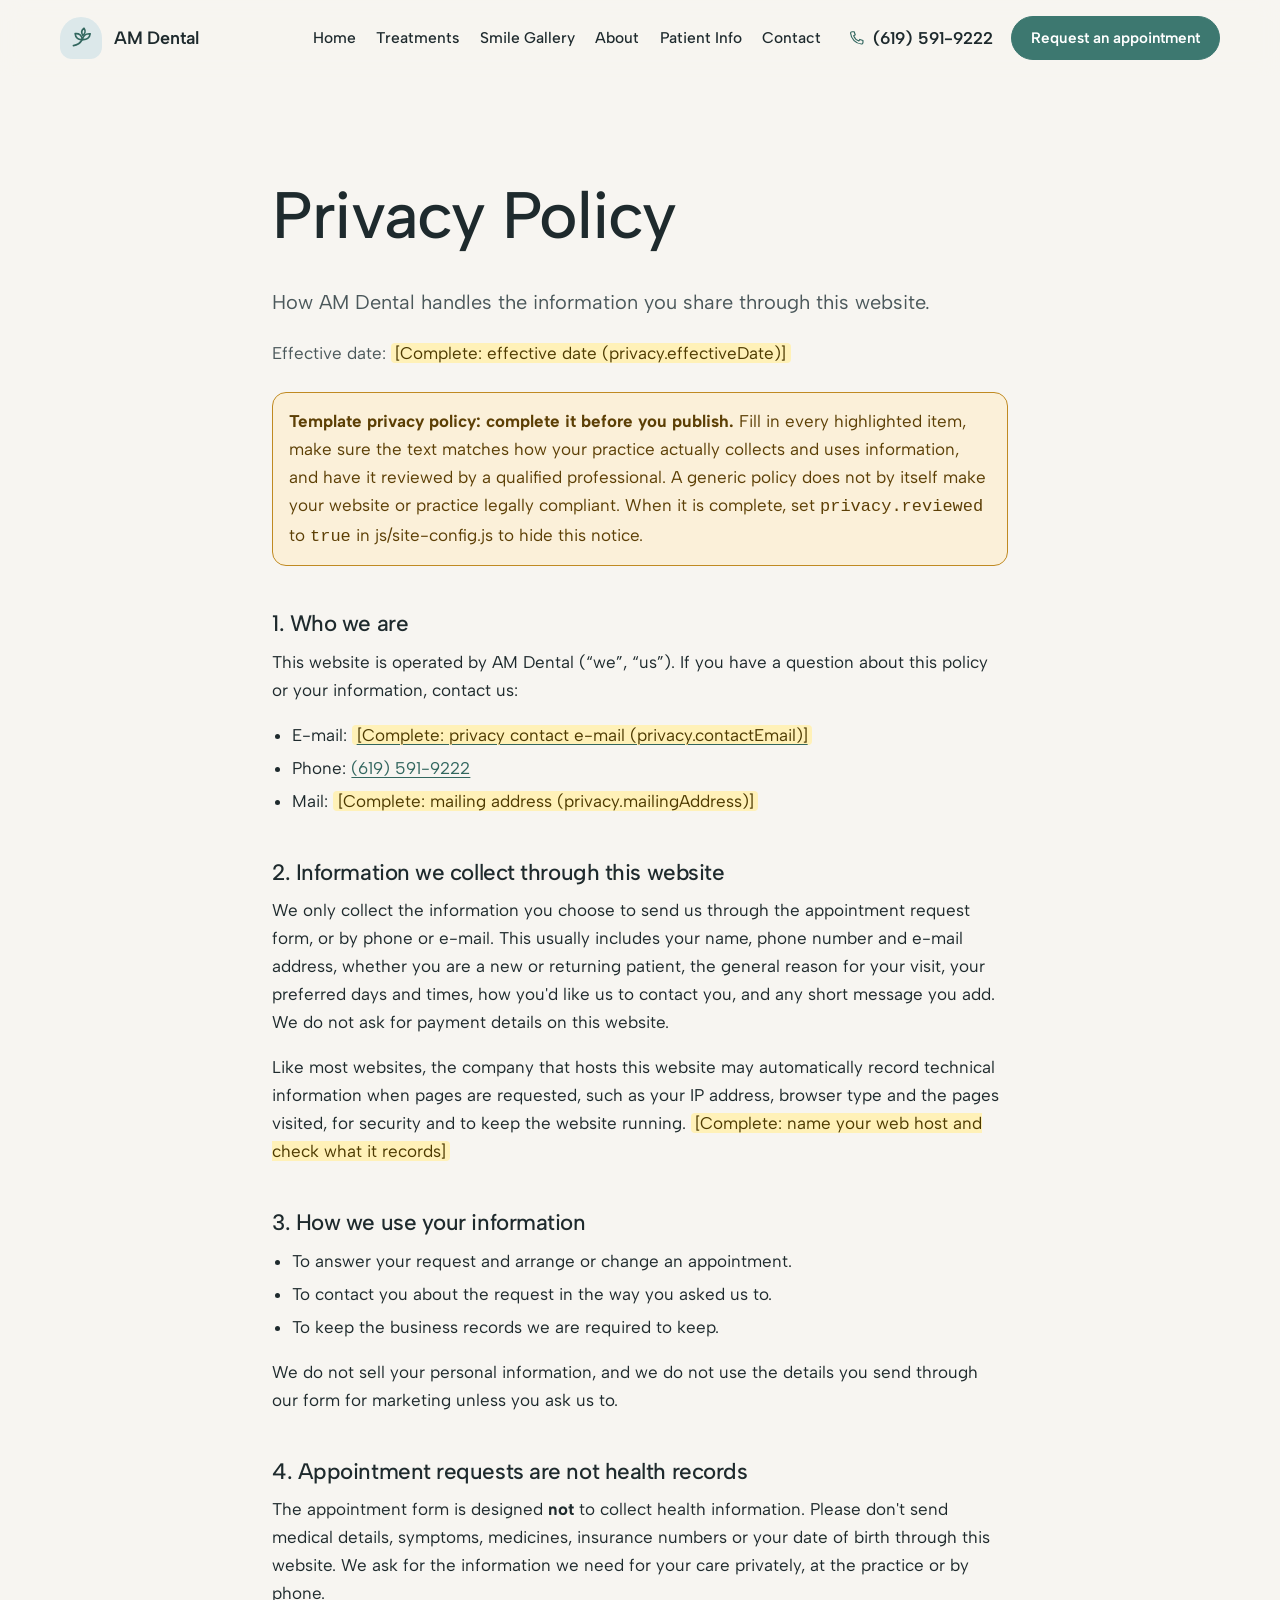
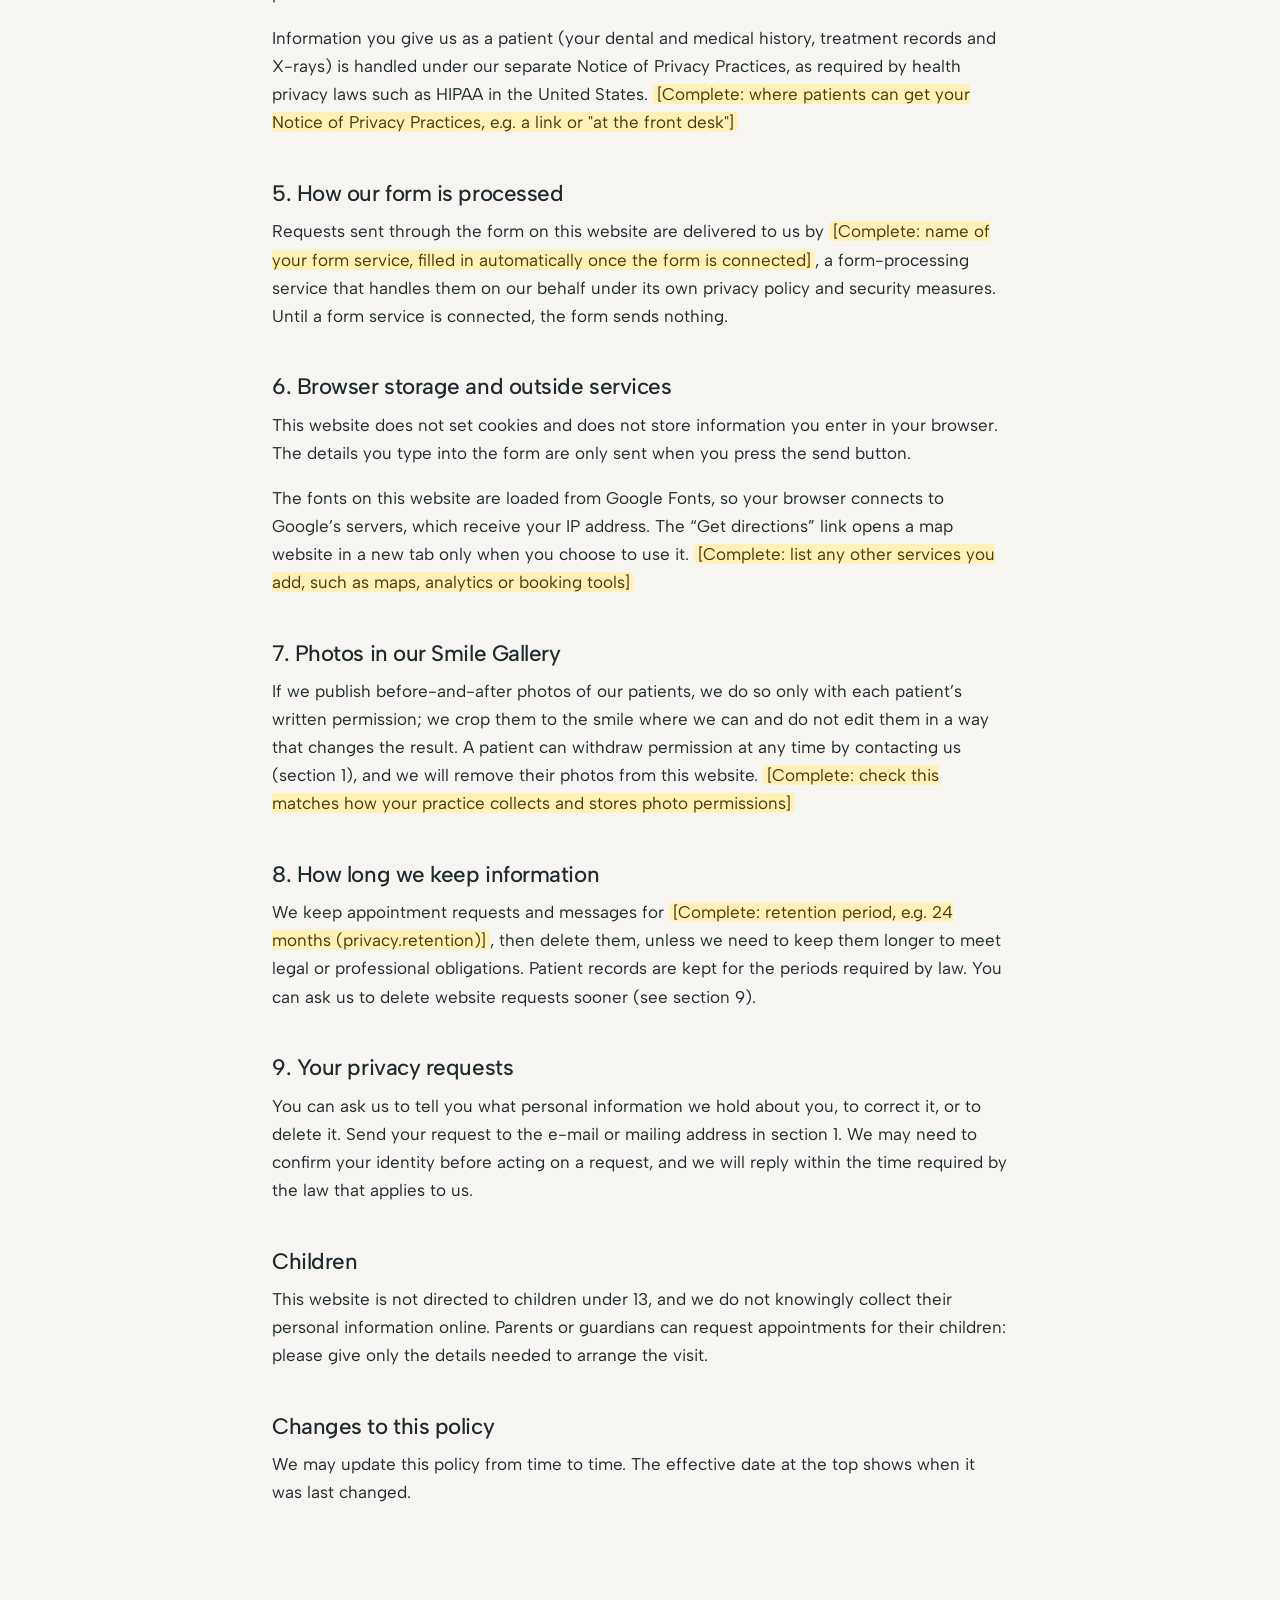
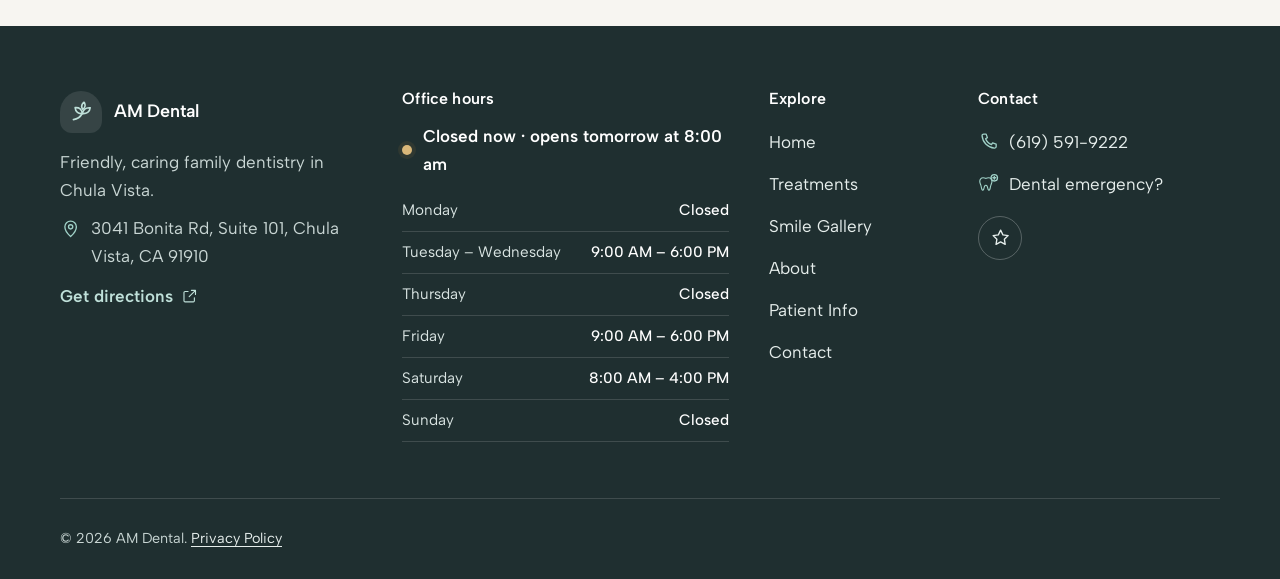
<file: privacy.html>
<!doctype html>
<html lang="en">
<head>
  <meta charset="utf-8">
  <meta name="viewport" content="width=device-width, initial-scale=1">
  <meta name="robots" content="noindex, nofollow"><!-- DEMO ONLY: delete this line when the site goes live -->
  <title>Privacy Policy | AM Dental</title>
  <meta name="description" content="How AM Dental collects, uses and protects the information you share through this website.">
  <meta name="theme-color" content="#f7f5f1">
  <!-- Share previews (Open Graph). Set dental.siteUrl in js/dental-config.js so links and images use your full web address. -->
  <meta property="og:type" content="website">
  <meta property="og:site_name" content="AM Dental" data-og="site_name">
  <meta property="og:title" content="Privacy Policy | AM Dental">
  <meta property="og:description" content="How AM Dental collects, uses and protects the information you share through this website.">
  <meta property="og:image" content="images/family-reception-1200.jpg" data-og="image">
  <meta name="twitter:card" content="summary_large_image">
  <link rel="icon" href="images/favicon.svg" type="image/svg+xml">
  <meta name="theme-map" content='{"colors":{"primary":{"--c-accent":"","--c-accent-strong":"darker","--c-accent-ink":"darker"},"accent":{"--c-sand":""},"text":{"--c-ink":""},"background":{"--c-bg":""},"surface":{"--c-mist":"","--c-mist-2":"darker"}},"fonts":{"heading":["--font-heading"],"body":["--font-body"]}}'>
  <!-- Fonts: Albert Sans and Instrument Serif from Google Fonts. To change them, edit this link and --font-body / --font-heading / --font-accent in css/style.css. -->
  <link rel="preconnect" href="https://fonts.googleapis.com">
  <link rel="preconnect" href="https://fonts.gstatic.com" crossorigin>
  <link rel="stylesheet" href="https://fonts.googleapis.com/css2?family=Albert+Sans:wght@400;500;600&family=Instrument+Serif:ital@0;1&display=swap">
  <link rel="stylesheet" href="css/style.css">
  <script>document.documentElement.className += " js";</script>
  
</head>
<body data-page="privacy">
  <svg xmlns="http://www.w3.org/2000/svg" style="display:none" aria-hidden="true">
  <symbol id="i-tooth" viewBox="0 0 24 24" fill="none" stroke="currentColor" stroke-width="1.5" stroke-linecap="round" stroke-linejoin="round"><path d="M8.2 3.5C5.6 3.5 3.8 5.6 3.8 8.3c0 2.1.8 3.5 1.4 5.2.7 2 .9 4.2 1.6 5.9.4 1 1.6 1.1 2.1 0 .6-1.3.8-3.5 1.5-4.8.4-.7.8-.9 1.6-.9s1.2.2 1.6.9c.7 1.3.9 3.5 1.5 4.8.5 1.1 1.7 1 2.1 0 .7-1.7.9-3.9 1.6-5.9.6-1.7 1.4-3.1 1.4-5.2 0-2.7-1.8-4.8-4.4-4.8-1.6 0-2.5.8-3.8.8s-2.2-.8-3.8-.8z"/></symbol>
  <symbol id="i-checkup" viewBox="0 0 24 24" fill="none" stroke="currentColor" stroke-width="1.5" stroke-linecap="round" stroke-linejoin="round"><path d="M8.2 3.5C5.6 3.5 3.8 5.6 3.8 8.3c0 2.1.8 3.5 1.4 5.2.7 2 .9 4.2 1.6 5.9.4 1 1.6 1.1 2.1 0 .6-1.3.8-3.5 1.5-4.8.4-.7.8-.9 1.6-.9s1.2.2 1.6.9c.7 1.3.9 3.5 1.5 4.8.5 1.1 1.7 1 2.1 0 .7-1.7.9-3.9 1.6-5.9.6-1.7 1.4-3.1 1.4-5.2 0-2.7-1.8-4.8-4.4-4.8-1.6 0-2.5.8-3.8.8s-2.2-.8-3.8-.8z" transform="translate(-.6 2) scale(.86)"/><path d="M19 1.8v4M17 3.8h4"/></symbol>
  <symbol id="i-filling" viewBox="0 0 24 24" fill="none" stroke="currentColor" stroke-width="1.5" stroke-linecap="round" stroke-linejoin="round"><path d="M8.2 3.5C5.6 3.5 3.8 5.6 3.8 8.3c0 2.1.8 3.5 1.4 5.2.7 2 .9 4.2 1.6 5.9.4 1 1.6 1.1 2.1 0 .6-1.3.8-3.5 1.5-4.8.4-.7.8-.9 1.6-.9s1.2.2 1.6.9c.7 1.3.9 3.5 1.5 4.8.5 1.1 1.7 1 2.1 0 .7-1.7.9-3.9 1.6-5.9.6-1.7 1.4-3.1 1.4-5.2 0-2.7-1.8-4.8-4.4-4.8-1.6 0-2.5.8-3.8.8s-2.2-.8-3.8-.8z"/><path d="M9 8.6c1 .7 2 1 3 1s2-.3 3-1"/></symbol>
  <symbol id="i-crown" viewBox="0 0 24 24" fill="none" stroke="currentColor" stroke-width="1.5" stroke-linecap="round" stroke-linejoin="round"><path d="M8.2 3.5C5.6 3.5 3.8 5.6 3.8 8.3c0 2.1.8 3.5 1.4 5.2.7 2 .9 4.2 1.6 5.9.4 1 1.6 1.1 2.1 0 .6-1.3.8-3.5 1.5-4.8.4-.7.8-.9 1.6-.9s1.2.2 1.6.9c.7 1.3.9 3.5 1.5 4.8.5 1.1 1.7 1 2.1 0 .7-1.7.9-3.9 1.6-5.9.6-1.7 1.4-3.1 1.4-5.2 0-2.7-1.8-4.8-4.4-4.8-1.6 0-2.5.8-3.8.8s-2.2-.8-3.8-.8z" transform="translate(1.8 4.4) scale(.82)"/><path d="M5 6.2V2.6l3 2 4-2.6 4 2.6 3-2v3.6"/></symbol>
  <symbol id="i-bridge" viewBox="0 0 24 24" fill="none" stroke="currentColor" stroke-width="1.5" stroke-linecap="round" stroke-linejoin="round"><path d="M8.2 3.5C5.6 3.5 3.8 5.6 3.8 8.3c0 2.1.8 3.5 1.4 5.2.7 2 .9 4.2 1.6 5.9.4 1 1.6 1.1 2.1 0 .6-1.3.8-3.5 1.5-4.8.4-.7.8-.9 1.6-.9s1.2.2 1.6.9c.7 1.3.9 3.5 1.5 4.8.5 1.1 1.7 1 2.1 0 .7-1.7.9-3.9 1.6-5.9.6-1.7 1.4-3.1 1.4-5.2 0-2.7-1.8-4.8-4.4-4.8-1.6 0-2.5.8-3.8.8s-2.2-.8-3.8-.8z" transform="translate(.2 6) scale(.5)"/><path d="M8.2 3.5C5.6 3.5 3.8 5.6 3.8 8.3c0 2.1.8 3.5 1.4 5.2.7 2 .9 4.2 1.6 5.9.4 1 1.6 1.1 2.1 0 .6-1.3.8-3.5 1.5-4.8.4-.7.8-.9 1.6-.9s1.2.2 1.6.9c.7 1.3.9 3.5 1.5 4.8.5 1.1 1.7 1 2.1 0 .7-1.7.9-3.9 1.6-5.9.6-1.7 1.4-3.1 1.4-5.2 0-2.7-1.8-4.8-4.4-4.8-1.6 0-2.5.8-3.8.8s-2.2-.8-3.8-.8z" transform="translate(6.2 6) scale(.5)"/><path d="M8.2 3.5C5.6 3.5 3.8 5.6 3.8 8.3c0 2.1.8 3.5 1.4 5.2.7 2 .9 4.2 1.6 5.9.4 1 1.6 1.1 2.1 0 .6-1.3.8-3.5 1.5-4.8.4-.7.8-.9 1.6-.9s1.2.2 1.6.9c.7 1.3.9 3.5 1.5 4.8.5 1.1 1.7 1 2.1 0 .7-1.7.9-3.9 1.6-5.9.6-1.7 1.4-3.1 1.4-5.2 0-2.7-1.8-4.8-4.4-4.8-1.6 0-2.5.8-3.8.8s-2.2-.8-3.8-.8z" transform="translate(12.2 6) scale(.5)"/><path d="M3 6.5h18"/></symbol>
  <symbol id="i-implant" viewBox="0 0 24 24" fill="none" stroke="currentColor" stroke-width="1.5" stroke-linecap="round" stroke-linejoin="round"><path d="M7.2 3.5h9.6c.5 3.3-1.5 5.6-4.8 5.6S6.7 6.8 7.2 3.5z"/><path d="M12 9.1v1.6M9.4 12h5.2M9.9 14.6h4.2M10.4 17.2h3.2M11 19.8h2"/></symbol>
  <symbol id="i-whitening" viewBox="0 0 24 24" fill="none" stroke="currentColor" stroke-width="1.5" stroke-linecap="round" stroke-linejoin="round"><path d="M8.2 3.5C5.6 3.5 3.8 5.6 3.8 8.3c0 2.1.8 3.5 1.4 5.2.7 2 .9 4.2 1.6 5.9.4 1 1.6 1.1 2.1 0 .6-1.3.8-3.5 1.5-4.8.4-.7.8-.9 1.6-.9s1.2.2 1.6.9c.7 1.3.9 3.5 1.5 4.8.5 1.1 1.7 1 2.1 0 .7-1.7.9-3.9 1.6-5.9.6-1.7 1.4-3.1 1.4-5.2 0-2.7-1.8-4.8-4.4-4.8-1.6 0-2.5.8-3.8.8s-2.2-.8-3.8-.8z" transform="translate(2.6 3.2) scale(.78)"/><path d="M12 .8v1.4M4.6 2.6l1 1M19.4 2.6l-1 1M2.2 8h1.4M20.4 8h1.4"/></symbol>
  <symbol id="i-veneer" viewBox="0 0 24 24" fill="none" stroke="currentColor" stroke-width="1.5" stroke-linecap="round" stroke-linejoin="round"><path d="M8.2 3.5C5.6 3.5 3.8 5.6 3.8 8.3c0 2.1.8 3.5 1.4 5.2.7 2 .9 4.2 1.6 5.9.4 1 1.6 1.1 2.1 0 .6-1.3.8-3.5 1.5-4.8.4-.7.8-.9 1.6-.9s1.2.2 1.6.9c.7 1.3.9 3.5 1.5 4.8.5 1.1 1.7 1 2.1 0 .7-1.7.9-3.9 1.6-5.9.6-1.7 1.4-3.1 1.4-5.2 0-2.7-1.8-4.8-4.4-4.8-1.6 0-2.5.8-3.8.8s-2.2-.8-3.8-.8z"/><path d="M7.4 7.2c3 1.2 6.2 1.2 9.2 0"/></symbol>
  <symbol id="i-bonding" viewBox="0 0 24 24" fill="none" stroke="currentColor" stroke-width="1.5" stroke-linecap="round" stroke-linejoin="round"><path d="M8.2 3.5C5.6 3.5 3.8 5.6 3.8 8.3c0 2.1.8 3.5 1.4 5.2.7 2 .9 4.2 1.6 5.9.4 1 1.6 1.1 2.1 0 .6-1.3.8-3.5 1.5-4.8.4-.7.8-.9 1.6-.9s1.2.2 1.6.9c.7 1.3.9 3.5 1.5 4.8.5 1.1 1.7 1 2.1 0 .7-1.7.9-3.9 1.6-5.9.6-1.7 1.4-3.1 1.4-5.2 0-2.7-1.8-4.8-4.4-4.8-1.6 0-2.5.8-3.8.8s-2.2-.8-3.8-.8z" transform="translate(-1 2) scale(.86)"/><path d="M17.5 2.5l4 4-2.5 2.5-4-4z"/><path d="M15 5l-1.6 1.6"/></symbol>
  <symbol id="i-aligner" viewBox="0 0 24 24" fill="none" stroke="currentColor" stroke-width="1.5" stroke-linecap="round" stroke-linejoin="round"><path d="M3 8.5c0 5.3 4 8.8 9 8.8s9-3.5 9-8.8"/><path d="M6.2 8.8c.4 3.6 2.8 5.7 5.8 5.7s5.4-2.1 5.8-5.7"/><path d="M8.6 13.4l.6-1.6M12 14.5v-1.8M15.4 13.4l-.6-1.6"/></symbol>
  <symbol id="i-emergency" viewBox="0 0 24 24" fill="none" stroke="currentColor" stroke-width="1.5" stroke-linecap="round" stroke-linejoin="round"><path d="M8.2 3.5C5.6 3.5 3.8 5.6 3.8 8.3c0 2.1.8 3.5 1.4 5.2.7 2 .9 4.2 1.6 5.9.4 1 1.6 1.1 2.1 0 .6-1.3.8-3.5 1.5-4.8.4-.7.8-.9 1.6-.9s1.2.2 1.6.9c.7 1.3.9 3.5 1.5 4.8.5 1.1 1.7 1 2.1 0 .7-1.7.9-3.9 1.6-5.9.6-1.7 1.4-3.1 1.4-5.2 0-2.7-1.8-4.8-4.4-4.8-1.6 0-2.5.8-3.8.8s-2.2-.8-3.8-.8z" transform="translate(-1.2 2.4) scale(.84)"/><circle cx="18.4" cy="5.4" r="3.6"/><path d="M18.4 3.8v3.2M16.8 5.4H20"/></symbol>
  <symbol id="i-child" viewBox="0 0 24 24" fill="none" stroke="currentColor" stroke-width="1.5" stroke-linecap="round" stroke-linejoin="round"><path d="M8.2 3.5C5.6 3.5 3.8 5.6 3.8 8.3c0 2.1.8 3.5 1.4 5.2.7 2 .9 4.2 1.6 5.9.4 1 1.6 1.1 2.1 0 .6-1.3.8-3.5 1.5-4.8.4-.7.8-.9 1.6-.9s1.2.2 1.6.9c.7 1.3.9 3.5 1.5 4.8.5 1.1 1.7 1 2.1 0 .7-1.7.9-3.9 1.6-5.9.6-1.7 1.4-3.1 1.4-5.2 0-2.7-1.8-4.8-4.4-4.8-1.6 0-2.5.8-3.8.8s-2.2-.8-3.8-.8z"/><path d="M9.6 8.8h.01M14.4 8.8h.01"/><path d="M9.8 10.8c1.3 1 3.1 1 4.4 0"/></symbol>
  <symbol id="i-family" viewBox="0 0 24 24" fill="none" stroke="currentColor" stroke-width="1.5" stroke-linecap="round" stroke-linejoin="round"><circle cx="8.5" cy="7.5" r="3"/><circle cx="16.5" cy="9" r="2.4"/><path d="M3 19.5c0-3.3 2.5-5.6 5.5-5.6s5.5 2.3 5.5 5.6"/><path d="M14.2 14.6c.7-.4 1.5-.6 2.3-.6 2.5 0 4.5 1.9 4.5 4.6"/></symbol>
  <symbol id="i-shield" viewBox="0 0 24 24" fill="none" stroke="currentColor" stroke-width="1.5" stroke-linecap="round" stroke-linejoin="round"><path d="M12 2.8l7.5 2.8v5.6c0 4.6-3.2 8.3-7.5 10-4.3-1.7-7.5-5.4-7.5-10V5.6z"/><path d="M8.6 12l2.3 2.3 4.6-4.8"/></symbol>
  <symbol id="i-calendar" viewBox="0 0 24 24" fill="none" stroke="currentColor" stroke-width="1.5" stroke-linecap="round" stroke-linejoin="round"><rect x="3.5" y="5" width="17" height="15" rx="2"/><path d="M3.5 9.5h17M8 3v4M16 3v4"/></symbol>
  <symbol id="i-clock" viewBox="0 0 24 24" fill="none" stroke="currentColor" stroke-width="1.5" stroke-linecap="round" stroke-linejoin="round"><circle cx="12" cy="12" r="8.5"/><path d="M12 7.5V12l3 2"/></symbol>
  <symbol id="i-clipboard" viewBox="0 0 24 24" fill="none" stroke="currentColor" stroke-width="1.5" stroke-linecap="round" stroke-linejoin="round"><rect x="5" y="4.5" width="14" height="16.5" rx="2"/><path d="M9 4.5V3h6v1.5"/><path d="M8.5 10l1.2 1.2 2-2M13.5 10.2h2.5M8.5 15l1.2 1.2 2-2M13.5 15.2h2.5"/></symbol>
  <symbol id="i-card" viewBox="0 0 24 24" fill="none" stroke="currentColor" stroke-width="1.5" stroke-linecap="round" stroke-linejoin="round"><rect x="2.8" y="5.5" width="18.4" height="13" rx="2"/><path d="M2.8 9.5h18.4M6.5 14.5h4"/></symbol>
  <symbol id="i-heart" viewBox="0 0 24 24" fill="none" stroke="currentColor" stroke-width="1.5" stroke-linecap="round" stroke-linejoin="round"><path d="M12 20s-7.5-4.4-7.5-10A4.4 4.4 0 0 1 12 7.2 4.4 4.4 0 0 1 19.5 10C19.5 15.6 12 20 12 20z"/></symbol>
  <symbol id="i-sparkle" viewBox="0 0 24 24" fill="none" stroke="currentColor" stroke-width="1.5" stroke-linecap="round" stroke-linejoin="round"><path d="M12 3l1.7 5.3L19 10l-5.3 1.7L12 17l-1.7-5.3L5 10l5.3-1.7z"/><path d="M19 16v4M17 18h4"/></symbol>
  <symbol id="i-comfort" viewBox="0 0 24 24" fill="none" stroke="currentColor" stroke-width="1.5" stroke-linecap="round" stroke-linejoin="round"><path d="M4 18v-5.5A2.5 2.5 0 0 1 6.5 10h0A2.5 2.5 0 0 1 9 12.5V14h6v-1.5a2.5 2.5 0 0 1 5 0V18"/><path d="M4 18h16M6.5 10V7a3 3 0 0 1 3-3h5a3 3 0 0 1 3 3v3"/></symbol>
  <symbol id="i-access" viewBox="0 0 24 24" fill="none" stroke="currentColor" stroke-width="1.5" stroke-linecap="round" stroke-linejoin="round"><circle cx="12" cy="4.6" r="1.8"/><path d="M5.5 8.5l6.5 1.2 6.5-1.2M12 9.7v4.8l-3.4 6M12 14.5l3.4 6"/></symbol>
  <symbol id="i-mirror" viewBox="0 0 24 24" fill="none" stroke="currentColor" stroke-width="1.5" stroke-linecap="round" stroke-linejoin="round"><ellipse cx="12" cy="8.5" rx="5.5" ry="6"/><path d="M12 14.5V21M9.5 21h5"/></symbol>
  <symbol id="i-leaf" viewBox="0 0 24 24" fill="none" stroke="currentColor" stroke-width="1.5" stroke-linecap="round" stroke-linejoin="round"><path d="M5 19c3.5-.4 6.4-2.4 8.2-5.6"/><path d="M13.2 13.4c-3.4.6-6.4-1.6-6.6-5.4 3.6-.5 6.4 1.6 6.6 5.4z"/><path d="M13.2 13.4c.8-3.5 3.7-5.6 7.3-5.3-.3 3.6-3.4 5.8-7.3 5.3z"/><path d="M13.6 9.6c-1.5-2.4-1-5 1.2-6.6 1.6 2.3 1.1 5-1.2 6.6z"/></symbol>
  <symbol id="i-phone" viewBox="0 0 24 24" fill="none" stroke="currentColor" stroke-width="1.5" stroke-linecap="round" stroke-linejoin="round"><path d="M6.6 3.5h2.6l1.4 4-2 1.3a11 11 0 0 0 6.6 6.6l1.3-2 4 1.4v2.6a1.9 1.9 0 0 1-2 1.9A15.3 15.3 0 0 1 4.6 5.5a1.9 1.9 0 0 1 2-2z"/></symbol>
  <symbol id="i-mail" viewBox="0 0 24 24" fill="none" stroke="currentColor" stroke-width="1.5" stroke-linecap="round" stroke-linejoin="round"><rect x="3" y="5.5" width="18" height="13" rx="2"/><path d="M3.5 6.5L12 13l8.5-6.5"/></symbol>
  <symbol id="i-pin" viewBox="0 0 24 24" fill="none" stroke="currentColor" stroke-width="1.5" stroke-linecap="round" stroke-linejoin="round"><path d="M12 21s-6.5-5.6-6.5-11a6.5 6.5 0 0 1 13 0c0 5.4-6.5 11-6.5 11z"/><circle cx="12" cy="10" r="2.4"/></symbol>
  <symbol id="i-arrow" viewBox="0 0 24 24" fill="none" stroke="currentColor" stroke-width="1.5" stroke-linecap="round" stroke-linejoin="round"><path d="M4.5 12h15M13.5 6l6 6-6 6"/></symbol>
  <symbol id="i-chevron" viewBox="0 0 24 24" fill="none" stroke="currentColor" stroke-width="1.5" stroke-linecap="round" stroke-linejoin="round"><path d="M6 9.5l6 6 6-6"/></symbol>
  <symbol id="i-menu" viewBox="0 0 24 24" fill="none" stroke="currentColor" stroke-width="1.5" stroke-linecap="round" stroke-linejoin="round"><path d="M4 7.5h16M4 12h16M4 16.5h16"/></symbol>
  <symbol id="i-close" viewBox="0 0 24 24" fill="none" stroke="currentColor" stroke-width="1.5" stroke-linecap="round" stroke-linejoin="round"><path d="M6 6l12 12M18 6L6 18"/></symbol>
  <symbol id="i-check" viewBox="0 0 24 24" fill="none" stroke="currentColor" stroke-width="1.5" stroke-linecap="round" stroke-linejoin="round"><path d="M5 12.5l4.5 4.5L19 7.5"/></symbol>
  <symbol id="i-alert" viewBox="0 0 24 24" fill="none" stroke="currentColor" stroke-width="1.5" stroke-linecap="round" stroke-linejoin="round"><path d="M12 3.5L21.5 20h-19z"/><path d="M12 10v4.5M12 17.2v.3"/></symbol>
  <symbol id="i-info" viewBox="0 0 24 24" fill="none" stroke="currentColor" stroke-width="1.5" stroke-linecap="round" stroke-linejoin="round"><circle cx="12" cy="12" r="8.5"/><path d="M12 11v5.5M12 7.8v.3"/></symbol>
  <symbol id="i-external" viewBox="0 0 24 24" fill="none" stroke="currentColor" stroke-width="1.5" stroke-linecap="round" stroke-linejoin="round"><path d="M14 4.5h5.5V10M19.5 4.5L11 13"/><path d="M18 14.5v4a1.5 1.5 0 0 1-1.5 1.5h-11A1.5 1.5 0 0 1 4 18.5v-11A1.5 1.5 0 0 1 5.5 6h4"/></symbol>
  <symbol id="i-compare" viewBox="0 0 24 24" fill="none" stroke="currentColor" stroke-width="1.5" stroke-linecap="round" stroke-linejoin="round"><path d="M12 3v18"/><path d="M8 8l-4 4 4 4M16 8l4 4-4 4"/></symbol>
  <symbol id="i-columns" viewBox="0 0 24 24" fill="none" stroke="currentColor" stroke-width="1.5" stroke-linecap="round" stroke-linejoin="round"><rect x="3" y="5" width="7.5" height="14" rx="1.5"/><rect x="13.5" y="5" width="7.5" height="14" rx="1.5"/></symbol>
  <symbol id="i-star" viewBox="0 0 24 24" fill="none" stroke="currentColor" stroke-width="1.5" stroke-linecap="round" stroke-linejoin="round"><path d="M12 3.5l2.6 5.4 5.9.8-4.3 4.1 1 5.8L12 16.8l-5.2 2.8 1-5.8-4.3-4.1 5.9-.8z"/></symbol>
  <symbol id="i-facebook" viewBox="0 0 24 24" fill="none" stroke="currentColor" stroke-width="1.5" stroke-linecap="round" stroke-linejoin="round"><path d="M14.5 21v-7.5h2.6l.4-3h-3V8.6c0-.9.3-1.5 1.6-1.5h1.6V4.4c-.3 0-1.2-.1-2.3-.1-2.3 0-3.9 1.4-3.9 4v2.2H8.9v3h2.6V21"/></symbol>
  <symbol id="i-instagram" viewBox="0 0 24 24" fill="none" stroke="currentColor" stroke-width="1.5" stroke-linecap="round" stroke-linejoin="round"><rect x="3.5" y="3.5" width="17" height="17" rx="4.5"/><circle cx="12" cy="12" r="4"/><path d="M17.2 6.8v.1"/></symbol>
</svg>
  <a class="skip-link" href="#main">Skip to content</a>

  <!-- ============ HEADER (same on every page) ============ -->
  <header class="site-header">
    <div class="container header-bar">
      <a class="brand" href="index.html"><span class="brand-mark"><svg class="brand-icon" aria-hidden="true" focusable="false"><use href="#i-leaf"></use></svg></span><span class="brand-name" data-site="businessName">AM Dental</span></a>
      <button class="nav-toggle" type="button" aria-expanded="false" aria-controls="site-menu" aria-label="Open menu">
        <svg class="icon-open" aria-hidden="true" focusable="false"><use href="#i-menu"></use></svg>
        <svg class="icon-close" aria-hidden="true" focusable="false"><use href="#i-close"></use></svg>
      </button>
      <nav class="site-nav" id="site-menu" aria-label="Main">
        <ul class="nav-links">
            <li><a href="index.html">Home</a></li>
            <li><a href="treatments.html">Treatments</a></li>
            <li><a href="smile-gallery.html">Smile Gallery</a></li>
            <li><a href="about.html">About</a></li>
            <li><a href="patients.html">Patient Info</a></li>
            <li><a href="contact.html">Contact</a></li>
        </ul>
        <div class="nav-actions">
          <a class="nav-phone" data-site-link="phone" href="tel:+16195919222"><svg class="icon" aria-hidden="true" focusable="false"><use href="#i-phone"></use></svg><span data-site="phone">(619) 591-9222</span></a>
          <a class="btn btn--small" href="contact.html#request">Request an appointment</a>
        </div>
      </nav>
    </div>
  </header>

  <main id="main">
<!-- ===== PRIVACY POLICY =====
         Editable template. Items marked [Complete: ...] must be filled in, either in js/site-config.js (privacy settings)
         or directly in this file. Adjust the wording so it describes how your practice really handles information,
         and have it reviewed by a qualified professional before you publish. -->
    <section class="section legal-page" aria-labelledby="page-title">
      <div class="container">
        <div class="legal">
          <h1 id="page-title">Privacy Policy</h1>
          <p class="lead">How <span data-site="businessName">AM Dental</span> handles the information you share through this website.</p>
          <p class="pp-meta">Effective date: <span class="pp-todo" data-pp="effectiveDate">[Complete: effective date (privacy.effectiveDate)]</span></p>

          <div class="form-notice pp-banner" data-pp-banner>
            <p><strong>Template privacy policy: complete it before you publish.</strong> Fill in every highlighted item, make sure the text matches how your practice actually collects and uses information, and have it reviewed by a qualified professional. A generic policy does not by itself make your website or practice legally compliant. When it is complete, set <code>privacy.reviewed</code> to <code>true</code> in js/site-config.js to hide this notice.</p>
          </div>

          <h2>1. Who we are</h2>
          <p>This website is operated by <span class="pp-todo" data-pp="legalName">[Complete: legal name of the practice (privacy.legalName)]</span> (&#8220;we&#8221;, &#8220;us&#8221;). If you have a question about this policy or your information, contact us:</p>
          <ul>
            <li>E-mail: <a data-pp-link="email" href="mailto:hello@example.com"><span class="pp-todo" data-pp="contactEmail">[Complete: privacy contact e-mail (privacy.contactEmail)]</span></a></li>
            <li>Phone: <a data-site-link="phone" href="tel:+16195919222" data-site="phone">(619) 591-9222</a></li>
            <li>Mail: <span class="pp-todo" data-pp="mailingAddress">[Complete: mailing address (privacy.mailingAddress)]</span></li>
          </ul>

          <h2>2. Information we collect through this website</h2>
          <p>We only collect the information you choose to send us through the appointment request form, or by phone or e-mail. This usually includes your name, phone number and e-mail address, whether you are a new or returning patient, the general reason for your visit, your preferred days and times, how you'd like us to contact you, and any short message you add. We do not ask for payment details on this website.</p>
          <p>Like most websites, the company that hosts this website may automatically record technical information when pages are requested, such as your IP address, browser type and the pages visited, for security and to keep the website running. <span class="pp-todo">[Complete: name your web host and check what it records]</span></p>

          <h2>3. How we use your information</h2>
          <ul>
            <li>To answer your request and arrange or change an appointment.</li>
            <li>To contact you about the request in the way you asked us to.</li>
            <li>To keep the business records we are required to keep.</li>
          </ul>
          <p>We do not sell your personal information, and we do not use the details you send through our form for marketing unless you ask us to.</p>

          <h2>4. Appointment requests are not health records</h2>
          <p>The appointment form is designed <strong>not</strong> to collect health information. Please don't send medical details, symptoms, medicines, insurance numbers or your date of birth through this website. We ask for the information we need for your care privately, at the practice or by phone.</p>
          <p>Information you give us as a patient (your dental and medical history, treatment records and X-rays) is handled under our separate Notice of Privacy Practices, as required by health privacy laws such as HIPAA in the United States. <span class="pp-todo">[Complete: where patients can get your Notice of Privacy Practices, e.g. a link or "at the front desk"]</span></p>

          <h2>5. How our form is processed</h2>
          <p>Requests sent through the form on this website are delivered to us by <span class="pp-todo" data-pp="formProvider">[Complete: name of your form service, filled in automatically once the form is connected]</span>, a form-processing service that handles them on our behalf under its own privacy policy and security measures. Until a form service is connected, the form sends nothing.</p>

          <h2>6. Browser storage and outside services</h2>
          <p>This website does not set cookies and does not store information you enter in your browser. The details you type into the form are only sent when you press the send button.</p>
          <p>The fonts on this website are loaded from Google Fonts, so your browser connects to Google&#8217;s servers, which receive your IP address. The &#8220;Get directions&#8221; link opens a map website in a new tab only when you choose to use it. <span class="pp-todo">[Complete: list any other services you add, such as maps, analytics or booking tools]</span></p>

          <h2>7. Photos in our Smile Gallery</h2>
          <p>If we publish before-and-after photos of our patients, we do so only with each patient&#8217;s written permission; we crop them to the smile where we can and do not edit them in a way that changes the result. A patient can withdraw permission at any time by contacting us (section 1), and we will remove their photos from this website. <span class="pp-todo">[Complete: check this matches how your practice collects and stores photo permissions]</span></p>

          <h2>8. How long we keep information</h2>
          <p>We keep appointment requests and messages for <span class="pp-todo" data-pp="retention">[Complete: retention period, e.g. 24 months (privacy.retention)]</span>, then delete them, unless we need to keep them longer to meet legal or professional obligations. Patient records are kept for the periods required by law. You can ask us to delete website requests sooner (see section 9).</p>

          <h2>9. Your privacy requests</h2>
          <p>You can ask us to tell you what personal information we hold about you, to correct it, or to delete it. Send your request to the e-mail or mailing address in section 1. We may need to confirm your identity before acting on a request, and we will reply within the time required by the law that applies to us.</p>

          <section data-pp-section="usCalifornia" hidden aria-labelledby="pp-us">
            <h2 id="pp-us">10. United States and California residents</h2>
            <p>Depending on where you live, you may have additional rights under state privacy laws, such as the California Consumer Privacy Act (CCPA) as amended by the CPRA. These can include the right to know what personal information we collect and how we use it, to delete it, to correct it, and to opt out of its sale or sharing. We do not sell your personal information or share it for cross-context behavioral advertising. We will not treat you differently for exercising your rights. Health information covered by HIPAA is handled under our Notice of Privacy Practices.</p>
            <p><span class="pp-todo">[Complete: check with a professional whether these laws apply to your practice and adjust this section]</span></p>
          </section>

          <section data-pp-section="euUk" hidden aria-labelledby="pp-eu">
            <h2 id="pp-eu">11. Visitors in the European Union and the United Kingdom</h2>
            <p>If the GDPR or UK GDPR applies, we process the details in your request to take steps at your request before providing care, and for our legitimate interests in running our practice and answering enquiries. You have the right to access, correct, erase, restrict or object to the processing of your information, to data portability, and to complain to your data-protection authority (in the UK, the Information Commissioner&#8217;s Office). Our form service and font provider may process information outside your country.</p>
            <p><span class="pp-todo">[Complete: check the legal bases, any international transfers and your local authority with a professional]</span></p>
          </section>

          <h2>Children</h2>
          <p>This website is not directed to children under 13, and we do not knowingly collect their personal information online. Parents or guardians can request appointments for their children: please give only the details needed to arrange the visit.</p>

          <h2>Changes to this policy</h2>
          <p>We may update this policy from time to time. The effective date at the top shows when it was last changed.</p>
        </div>
      </div>
    </section>
  </main>

  <!-- ============ FOOTER (same on every page) ============ -->
  <footer class="site-footer">
    <div class="container footer-grid">
      <div class="footer-brand">
        <a class="brand" href="index.html"><span class="brand-mark"><svg class="brand-icon" aria-hidden="true" focusable="false"><use href="#i-leaf"></use></svg></span><span class="brand-name" data-site="businessName">AM Dental</span></a>
        <p class="footer-tagline" data-site="tagline">Gentle dental care for the whole family.</p>
        <p class="footer-address"><svg class="fi" aria-hidden="true" focusable="false"><use href="#i-pin"></use></svg><span data-site="address">3041 Bonita Rd, Suite 101, Chula Vista, CA 91910</span></p>
        <a class="link-arrow" data-directions href="https://www.google.com/maps/search/?api=1&amp;query=3041%20Bonita%20Rd%2C%20Suite%20101%2C%20Chula%20Vista%2C%20CA%2091910" target="_blank" rel="noopener noreferrer">Get directions <svg class="icon" aria-hidden="true" focusable="false"><use href="#i-external"></use></svg><span class="visually-hidden"> (opens a map in a new tab)</span></a>
      </div>
      <div>
        <h2 class="footer-title">Office hours</h2>
        <p class="hours-status" data-hours-status hidden><span class="status-dot" aria-hidden="true"></span><span data-hours-status-text></span></p>
        <dl class="hours hours--compact" data-site-hours>
          <dt>Monday</dt><dd>Closed</dd>
          <dt>Tuesday – Wednesday</dt><dd>9:00 AM – 6:00 PM</dd>
          <dt>Thursday</dt><dd>Closed</dd>
          <dt>Friday</dt><dd>9:00 AM – 6:00 PM</dd>
          <dt>Saturday</dt><dd>8:00 AM – 4:00 PM</dd>
          <dt>Sunday</dt><dd>Closed</dd>
        </dl>
      </div>
      <div>
        <h2 class="footer-title">Explore</h2>
        <ul class="footer-links">
            <li><a href="index.html">Home</a></li>
            <li><a href="treatments.html">Treatments</a></li>
            <li><a href="smile-gallery.html">Smile Gallery</a></li>
            <li><a href="about.html">About</a></li>
            <li><a href="patients.html">Patient Info</a></li>
            <li><a href="contact.html">Contact</a></li>
        </ul>
      </div>
      <div>
        <h2 class="footer-title">Contact</h2>
        <ul class="footer-contact">
          <li><a data-site-link="phone" href="tel:+16195919222"><svg class="fi" aria-hidden="true" focusable="false"><use href="#i-phone"></use></svg><span data-site="phone">(619) 591-9222</span></a></li>
          <li><a href="patients.html#emergency"><svg class="fi" aria-hidden="true" focusable="false"><use href="#i-emergency"></use></svg><span>Dental emergency?</span></a></li>
        </ul>
        <div class="footer-social">
          <a data-social="facebook" href="#" aria-label="Facebook" hidden target="_blank" rel="noopener noreferrer"><svg class="fi" aria-hidden="true" focusable="false"><use href="#i-facebook"></use></svg></a>
          <a data-social="instagram" href="#" aria-label="Instagram" hidden target="_blank" rel="noopener noreferrer"><svg class="fi" aria-hidden="true" focusable="false"><use href="#i-instagram"></use></svg></a>
          <a data-social="google" href="#" aria-label="Read our reviews on Google" hidden target="_blank" rel="noopener noreferrer"><svg class="fi" aria-hidden="true" focusable="false"><use href="#i-star"></use></svg></a>
        </div>
      </div>
    </div>
    <div class="container footer-bottom">
      <p>&copy; <span data-year>2026</span> <span data-site="businessName">AM Dental</span>. <a href="privacy.html">Privacy Policy</a></p>
    </div>
  </footer>

  <!-- Mobile quick actions (phones only) -->
  <nav class="action-bar" aria-label="Quick actions">
    <a class="btn btn--ghost" data-site-link="phone" href="tel:+16195919222"><svg class="icon" aria-hidden="true" focusable="false"><use href="#i-phone"></use></svg>Call</a>
    <a class="btn" href="contact.html#request">Request appointment</a>
  </nav>
  <script src="js/site-config.js"></script>
  <script src="js/dental-config.js"></script>
  <script src="js/site-settings.js"></script>
  <script src="js/site-forms.js"></script>
  <script src="js/site-privacy.js"></script>
  <script src="js/site-content.js"></script>
  <script src="js/dental-checks.js"></script>
  <script src="js/main.js"></script>
</body>
</html>
</file>
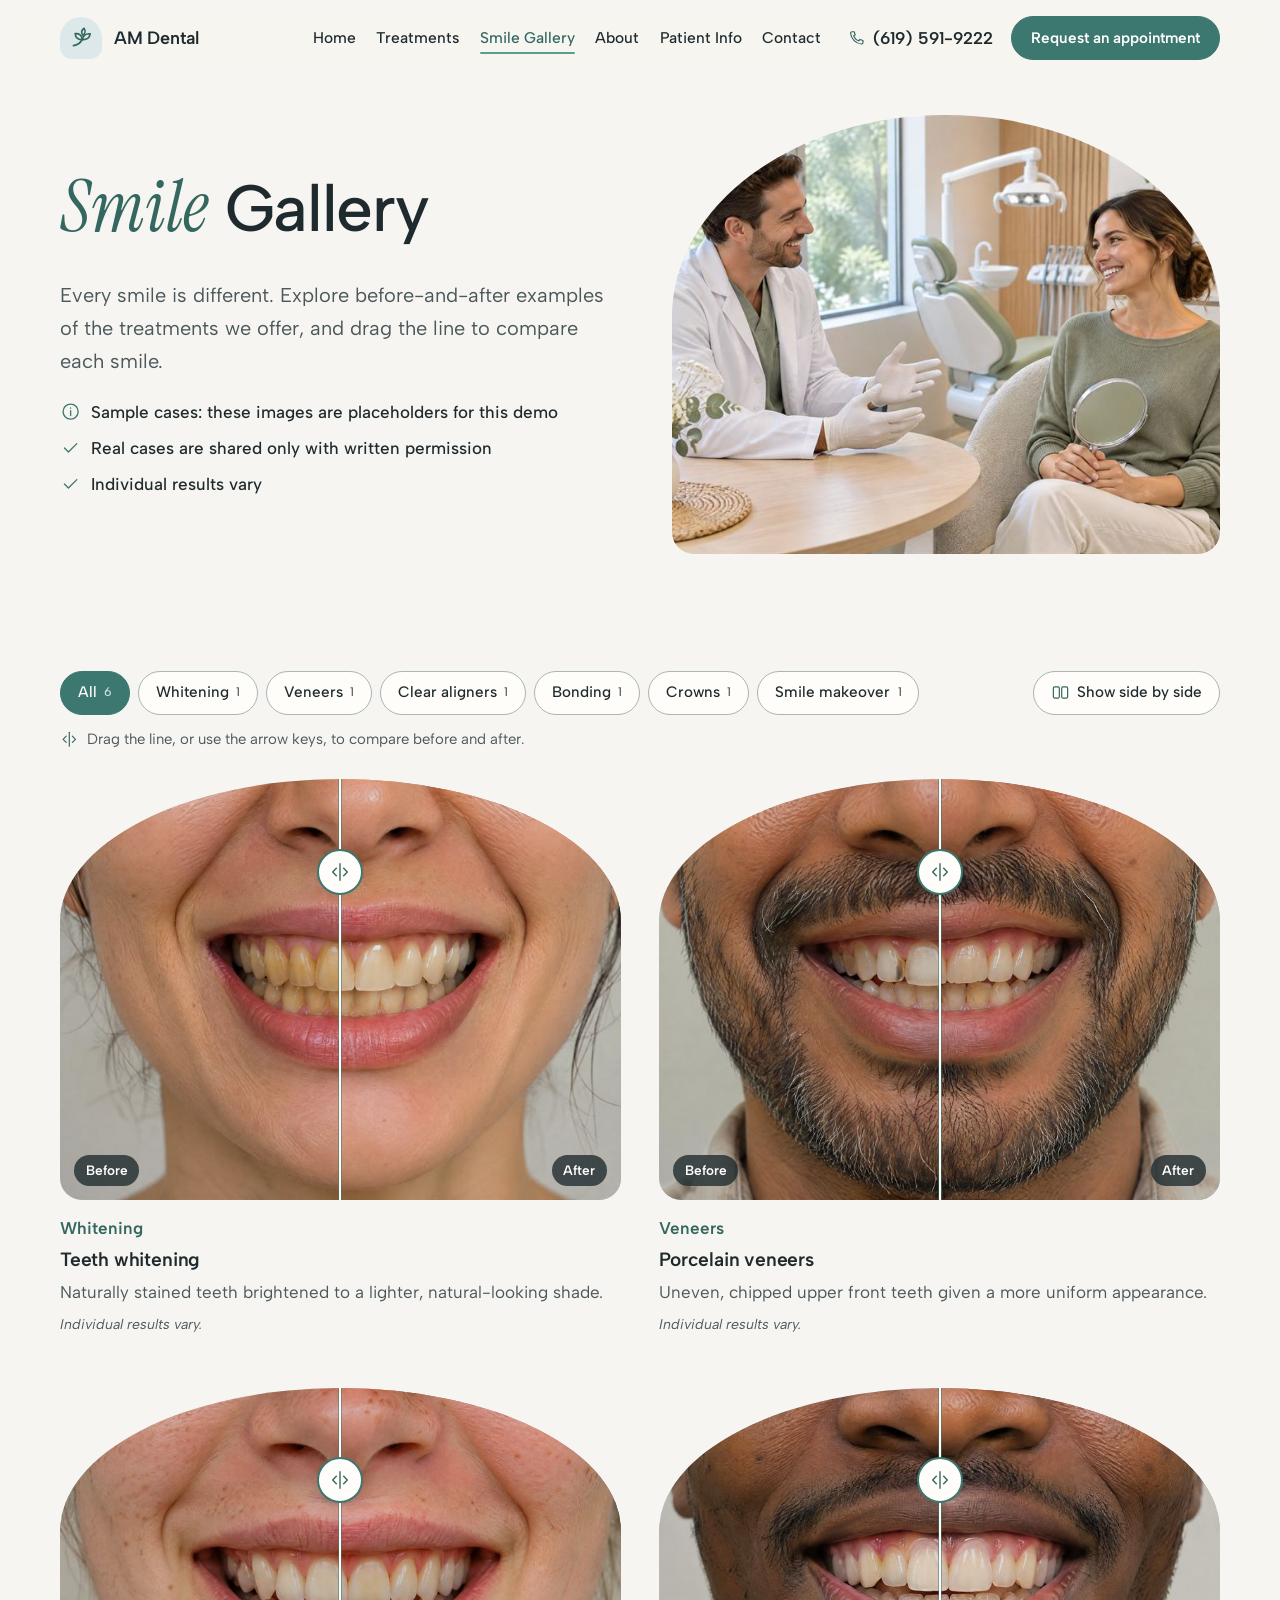
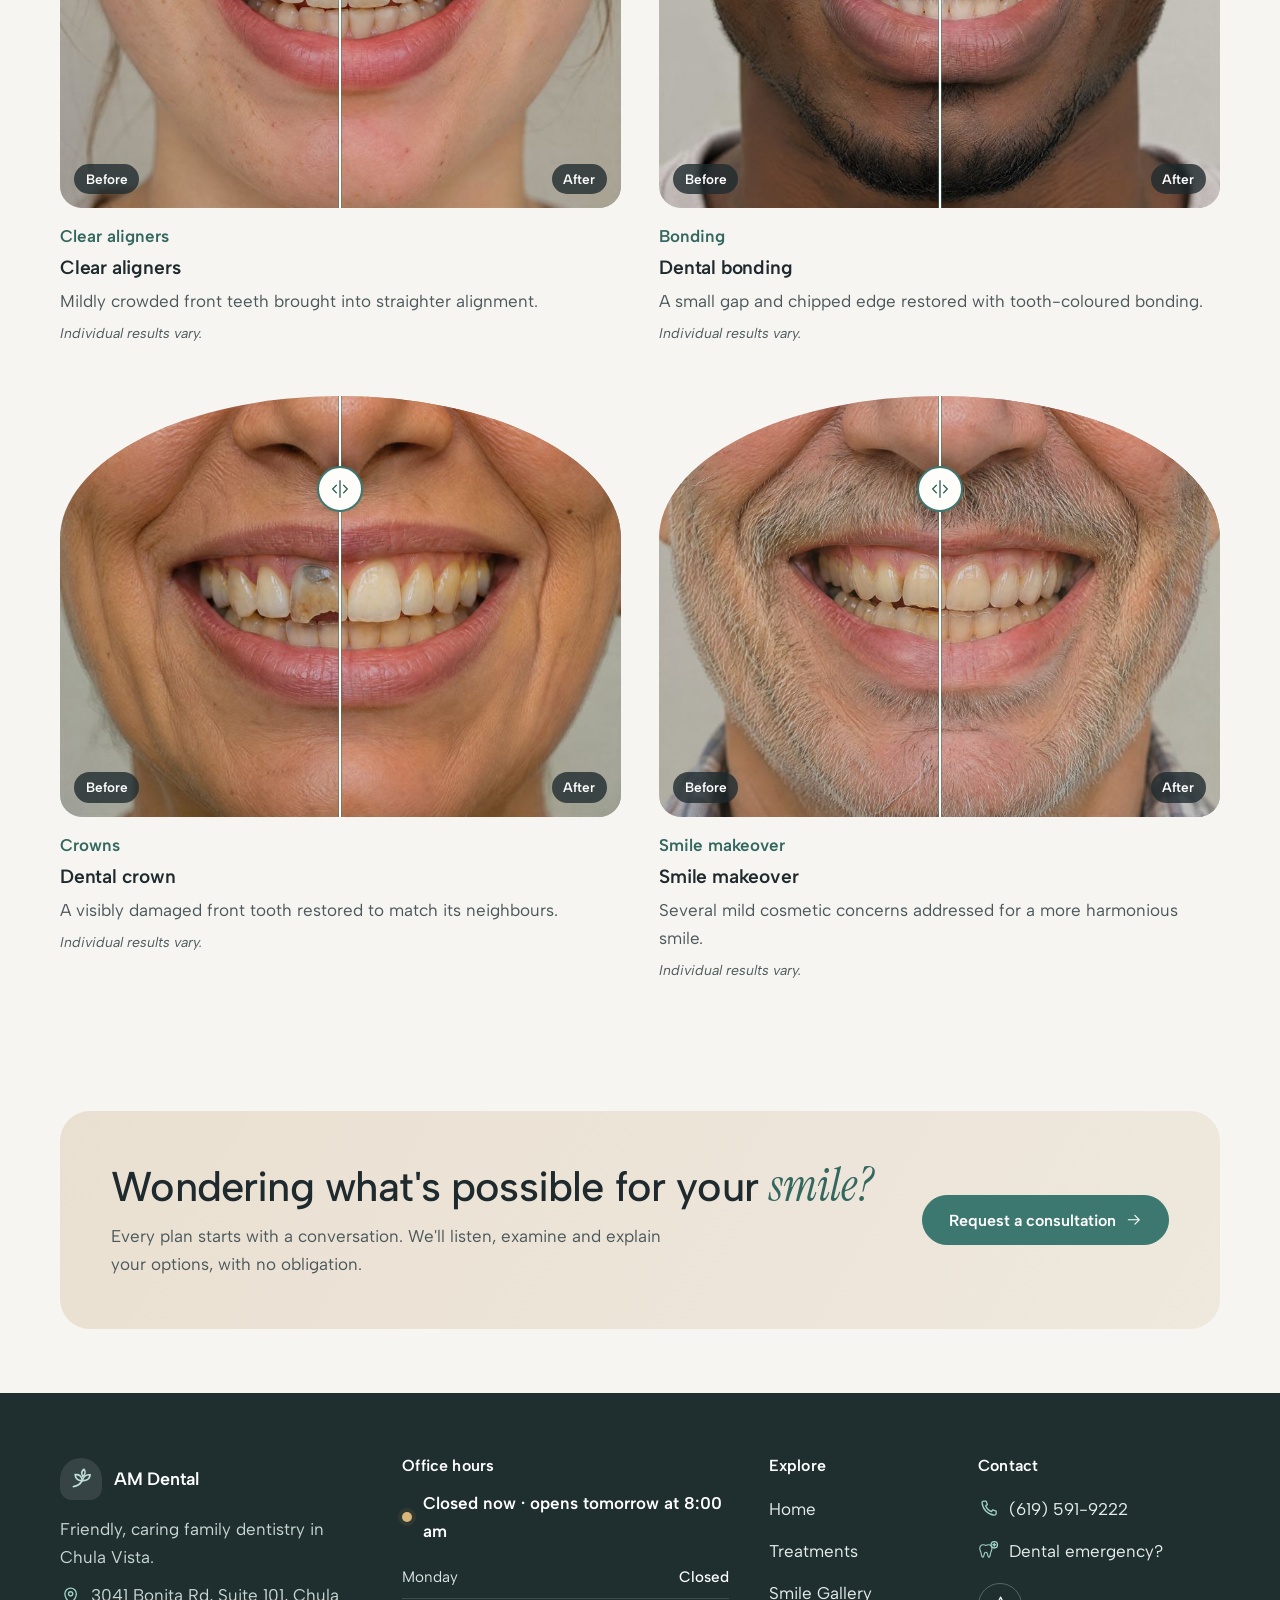
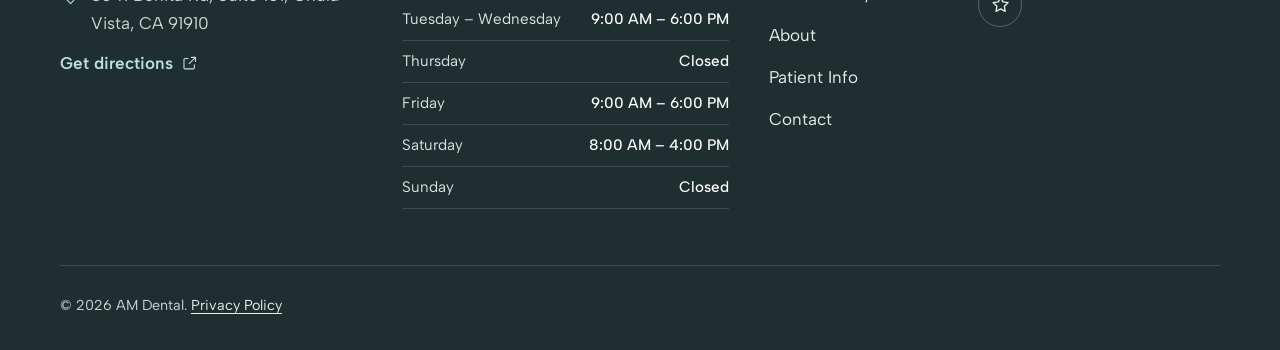
<file: smile-gallery.html>
<!doctype html>
<html lang="en">
<head>
  <meta charset="utf-8">
  <meta name="viewport" content="width=device-width, initial-scale=1">
  <meta name="robots" content="noindex, nofollow"><!-- DEMO ONLY: delete this line when the site goes live -->
  <title>Smile Gallery | AM Dental</title>
  <meta name="description" content="Before-and-after examples from our Smile Gallery. Sample cases shown in this demo; individual results vary.">
  <meta name="theme-color" content="#f7f5f1">
  <!-- Share previews (Open Graph). Set dental.siteUrl in js/dental-config.js so links and images use your full web address. -->
  <meta property="og:type" content="website">
  <meta property="og:site_name" content="AM Dental" data-og="site_name">
  <meta property="og:title" content="Smile Gallery at AM Dental">
  <meta property="og:description" content="Before-and-after examples from our Smile Gallery. Sample cases shown in this demo; individual results vary.">
  <meta property="og:image" content="images/smile-consultation-1200.jpg" data-og="image">
  <meta name="twitter:card" content="summary_large_image">
  <link rel="icon" href="images/favicon.svg" type="image/svg+xml">
  <meta name="theme-map" content='{"colors":{"primary":{"--c-accent":"","--c-accent-strong":"darker","--c-accent-ink":"darker"},"accent":{"--c-sand":""},"text":{"--c-ink":""},"background":{"--c-bg":""},"surface":{"--c-mist":"","--c-mist-2":"darker"}},"fonts":{"heading":["--font-heading"],"body":["--font-body"]}}'>
  <!-- Fonts: Albert Sans and Instrument Serif from Google Fonts. To change them, edit this link and --font-body / --font-heading / --font-accent in css/style.css. -->
  <link rel="preconnect" href="https://fonts.googleapis.com">
  <link rel="preconnect" href="https://fonts.gstatic.com" crossorigin>
  <link rel="stylesheet" href="https://fonts.googleapis.com/css2?family=Albert+Sans:wght@400;500;600&family=Instrument+Serif:ital@0;1&display=swap">
  <link rel="stylesheet" href="css/style.css">
  <script>document.documentElement.className += " js";</script>
  
</head>
<body data-page="smile-gallery">
  <svg xmlns="http://www.w3.org/2000/svg" style="display:none" aria-hidden="true">
  <symbol id="i-tooth" viewBox="0 0 24 24" fill="none" stroke="currentColor" stroke-width="1.5" stroke-linecap="round" stroke-linejoin="round"><path d="M8.2 3.5C5.6 3.5 3.8 5.6 3.8 8.3c0 2.1.8 3.5 1.4 5.2.7 2 .9 4.2 1.6 5.9.4 1 1.6 1.1 2.1 0 .6-1.3.8-3.5 1.5-4.8.4-.7.8-.9 1.6-.9s1.2.2 1.6.9c.7 1.3.9 3.5 1.5 4.8.5 1.1 1.7 1 2.1 0 .7-1.7.9-3.9 1.6-5.9.6-1.7 1.4-3.1 1.4-5.2 0-2.7-1.8-4.8-4.4-4.8-1.6 0-2.5.8-3.8.8s-2.2-.8-3.8-.8z"/></symbol>
  <symbol id="i-checkup" viewBox="0 0 24 24" fill="none" stroke="currentColor" stroke-width="1.5" stroke-linecap="round" stroke-linejoin="round"><path d="M8.2 3.5C5.6 3.5 3.8 5.6 3.8 8.3c0 2.1.8 3.5 1.4 5.2.7 2 .9 4.2 1.6 5.9.4 1 1.6 1.1 2.1 0 .6-1.3.8-3.5 1.5-4.8.4-.7.8-.9 1.6-.9s1.2.2 1.6.9c.7 1.3.9 3.5 1.5 4.8.5 1.1 1.7 1 2.1 0 .7-1.7.9-3.9 1.6-5.9.6-1.7 1.4-3.1 1.4-5.2 0-2.7-1.8-4.8-4.4-4.8-1.6 0-2.5.8-3.8.8s-2.2-.8-3.8-.8z" transform="translate(-.6 2) scale(.86)"/><path d="M19 1.8v4M17 3.8h4"/></symbol>
  <symbol id="i-filling" viewBox="0 0 24 24" fill="none" stroke="currentColor" stroke-width="1.5" stroke-linecap="round" stroke-linejoin="round"><path d="M8.2 3.5C5.6 3.5 3.8 5.6 3.8 8.3c0 2.1.8 3.5 1.4 5.2.7 2 .9 4.2 1.6 5.9.4 1 1.6 1.1 2.1 0 .6-1.3.8-3.5 1.5-4.8.4-.7.8-.9 1.6-.9s1.2.2 1.6.9c.7 1.3.9 3.5 1.5 4.8.5 1.1 1.7 1 2.1 0 .7-1.7.9-3.9 1.6-5.9.6-1.7 1.4-3.1 1.4-5.2 0-2.7-1.8-4.8-4.4-4.8-1.6 0-2.5.8-3.8.8s-2.2-.8-3.8-.8z"/><path d="M9 8.6c1 .7 2 1 3 1s2-.3 3-1"/></symbol>
  <symbol id="i-crown" viewBox="0 0 24 24" fill="none" stroke="currentColor" stroke-width="1.5" stroke-linecap="round" stroke-linejoin="round"><path d="M8.2 3.5C5.6 3.5 3.8 5.6 3.8 8.3c0 2.1.8 3.5 1.4 5.2.7 2 .9 4.2 1.6 5.9.4 1 1.6 1.1 2.1 0 .6-1.3.8-3.5 1.5-4.8.4-.7.8-.9 1.6-.9s1.2.2 1.6.9c.7 1.3.9 3.5 1.5 4.8.5 1.1 1.7 1 2.1 0 .7-1.7.9-3.9 1.6-5.9.6-1.7 1.4-3.1 1.4-5.2 0-2.7-1.8-4.8-4.4-4.8-1.6 0-2.5.8-3.8.8s-2.2-.8-3.8-.8z" transform="translate(1.8 4.4) scale(.82)"/><path d="M5 6.2V2.6l3 2 4-2.6 4 2.6 3-2v3.6"/></symbol>
  <symbol id="i-bridge" viewBox="0 0 24 24" fill="none" stroke="currentColor" stroke-width="1.5" stroke-linecap="round" stroke-linejoin="round"><path d="M8.2 3.5C5.6 3.5 3.8 5.6 3.8 8.3c0 2.1.8 3.5 1.4 5.2.7 2 .9 4.2 1.6 5.9.4 1 1.6 1.1 2.1 0 .6-1.3.8-3.5 1.5-4.8.4-.7.8-.9 1.6-.9s1.2.2 1.6.9c.7 1.3.9 3.5 1.5 4.8.5 1.1 1.7 1 2.1 0 .7-1.7.9-3.9 1.6-5.9.6-1.7 1.4-3.1 1.4-5.2 0-2.7-1.8-4.8-4.4-4.8-1.6 0-2.5.8-3.8.8s-2.2-.8-3.8-.8z" transform="translate(.2 6) scale(.5)"/><path d="M8.2 3.5C5.6 3.5 3.8 5.6 3.8 8.3c0 2.1.8 3.5 1.4 5.2.7 2 .9 4.2 1.6 5.9.4 1 1.6 1.1 2.1 0 .6-1.3.8-3.5 1.5-4.8.4-.7.8-.9 1.6-.9s1.2.2 1.6.9c.7 1.3.9 3.5 1.5 4.8.5 1.1 1.7 1 2.1 0 .7-1.7.9-3.9 1.6-5.9.6-1.7 1.4-3.1 1.4-5.2 0-2.7-1.8-4.8-4.4-4.8-1.6 0-2.5.8-3.8.8s-2.2-.8-3.8-.8z" transform="translate(6.2 6) scale(.5)"/><path d="M8.2 3.5C5.6 3.5 3.8 5.6 3.8 8.3c0 2.1.8 3.5 1.4 5.2.7 2 .9 4.2 1.6 5.9.4 1 1.6 1.1 2.1 0 .6-1.3.8-3.5 1.5-4.8.4-.7.8-.9 1.6-.9s1.2.2 1.6.9c.7 1.3.9 3.5 1.5 4.8.5 1.1 1.7 1 2.1 0 .7-1.7.9-3.9 1.6-5.9.6-1.7 1.4-3.1 1.4-5.2 0-2.7-1.8-4.8-4.4-4.8-1.6 0-2.5.8-3.8.8s-2.2-.8-3.8-.8z" transform="translate(12.2 6) scale(.5)"/><path d="M3 6.5h18"/></symbol>
  <symbol id="i-implant" viewBox="0 0 24 24" fill="none" stroke="currentColor" stroke-width="1.5" stroke-linecap="round" stroke-linejoin="round"><path d="M7.2 3.5h9.6c.5 3.3-1.5 5.6-4.8 5.6S6.7 6.8 7.2 3.5z"/><path d="M12 9.1v1.6M9.4 12h5.2M9.9 14.6h4.2M10.4 17.2h3.2M11 19.8h2"/></symbol>
  <symbol id="i-whitening" viewBox="0 0 24 24" fill="none" stroke="currentColor" stroke-width="1.5" stroke-linecap="round" stroke-linejoin="round"><path d="M8.2 3.5C5.6 3.5 3.8 5.6 3.8 8.3c0 2.1.8 3.5 1.4 5.2.7 2 .9 4.2 1.6 5.9.4 1 1.6 1.1 2.1 0 .6-1.3.8-3.5 1.5-4.8.4-.7.8-.9 1.6-.9s1.2.2 1.6.9c.7 1.3.9 3.5 1.5 4.8.5 1.1 1.7 1 2.1 0 .7-1.7.9-3.9 1.6-5.9.6-1.7 1.4-3.1 1.4-5.2 0-2.7-1.8-4.8-4.4-4.8-1.6 0-2.5.8-3.8.8s-2.2-.8-3.8-.8z" transform="translate(2.6 3.2) scale(.78)"/><path d="M12 .8v1.4M4.6 2.6l1 1M19.4 2.6l-1 1M2.2 8h1.4M20.4 8h1.4"/></symbol>
  <symbol id="i-veneer" viewBox="0 0 24 24" fill="none" stroke="currentColor" stroke-width="1.5" stroke-linecap="round" stroke-linejoin="round"><path d="M8.2 3.5C5.6 3.5 3.8 5.6 3.8 8.3c0 2.1.8 3.5 1.4 5.2.7 2 .9 4.2 1.6 5.9.4 1 1.6 1.1 2.1 0 .6-1.3.8-3.5 1.5-4.8.4-.7.8-.9 1.6-.9s1.2.2 1.6.9c.7 1.3.9 3.5 1.5 4.8.5 1.1 1.7 1 2.1 0 .7-1.7.9-3.9 1.6-5.9.6-1.7 1.4-3.1 1.4-5.2 0-2.7-1.8-4.8-4.4-4.8-1.6 0-2.5.8-3.8.8s-2.2-.8-3.8-.8z"/><path d="M7.4 7.2c3 1.2 6.2 1.2 9.2 0"/></symbol>
  <symbol id="i-bonding" viewBox="0 0 24 24" fill="none" stroke="currentColor" stroke-width="1.5" stroke-linecap="round" stroke-linejoin="round"><path d="M8.2 3.5C5.6 3.5 3.8 5.6 3.8 8.3c0 2.1.8 3.5 1.4 5.2.7 2 .9 4.2 1.6 5.9.4 1 1.6 1.1 2.1 0 .6-1.3.8-3.5 1.5-4.8.4-.7.8-.9 1.6-.9s1.2.2 1.6.9c.7 1.3.9 3.5 1.5 4.8.5 1.1 1.7 1 2.1 0 .7-1.7.9-3.9 1.6-5.9.6-1.7 1.4-3.1 1.4-5.2 0-2.7-1.8-4.8-4.4-4.8-1.6 0-2.5.8-3.8.8s-2.2-.8-3.8-.8z" transform="translate(-1 2) scale(.86)"/><path d="M17.5 2.5l4 4-2.5 2.5-4-4z"/><path d="M15 5l-1.6 1.6"/></symbol>
  <symbol id="i-aligner" viewBox="0 0 24 24" fill="none" stroke="currentColor" stroke-width="1.5" stroke-linecap="round" stroke-linejoin="round"><path d="M3 8.5c0 5.3 4 8.8 9 8.8s9-3.5 9-8.8"/><path d="M6.2 8.8c.4 3.6 2.8 5.7 5.8 5.7s5.4-2.1 5.8-5.7"/><path d="M8.6 13.4l.6-1.6M12 14.5v-1.8M15.4 13.4l-.6-1.6"/></symbol>
  <symbol id="i-emergency" viewBox="0 0 24 24" fill="none" stroke="currentColor" stroke-width="1.5" stroke-linecap="round" stroke-linejoin="round"><path d="M8.2 3.5C5.6 3.5 3.8 5.6 3.8 8.3c0 2.1.8 3.5 1.4 5.2.7 2 .9 4.2 1.6 5.9.4 1 1.6 1.1 2.1 0 .6-1.3.8-3.5 1.5-4.8.4-.7.8-.9 1.6-.9s1.2.2 1.6.9c.7 1.3.9 3.5 1.5 4.8.5 1.1 1.7 1 2.1 0 .7-1.7.9-3.9 1.6-5.9.6-1.7 1.4-3.1 1.4-5.2 0-2.7-1.8-4.8-4.4-4.8-1.6 0-2.5.8-3.8.8s-2.2-.8-3.8-.8z" transform="translate(-1.2 2.4) scale(.84)"/><circle cx="18.4" cy="5.4" r="3.6"/><path d="M18.4 3.8v3.2M16.8 5.4H20"/></symbol>
  <symbol id="i-child" viewBox="0 0 24 24" fill="none" stroke="currentColor" stroke-width="1.5" stroke-linecap="round" stroke-linejoin="round"><path d="M8.2 3.5C5.6 3.5 3.8 5.6 3.8 8.3c0 2.1.8 3.5 1.4 5.2.7 2 .9 4.2 1.6 5.9.4 1 1.6 1.1 2.1 0 .6-1.3.8-3.5 1.5-4.8.4-.7.8-.9 1.6-.9s1.2.2 1.6.9c.7 1.3.9 3.5 1.5 4.8.5 1.1 1.7 1 2.1 0 .7-1.7.9-3.9 1.6-5.9.6-1.7 1.4-3.1 1.4-5.2 0-2.7-1.8-4.8-4.4-4.8-1.6 0-2.5.8-3.8.8s-2.2-.8-3.8-.8z"/><path d="M9.6 8.8h.01M14.4 8.8h.01"/><path d="M9.8 10.8c1.3 1 3.1 1 4.4 0"/></symbol>
  <symbol id="i-family" viewBox="0 0 24 24" fill="none" stroke="currentColor" stroke-width="1.5" stroke-linecap="round" stroke-linejoin="round"><circle cx="8.5" cy="7.5" r="3"/><circle cx="16.5" cy="9" r="2.4"/><path d="M3 19.5c0-3.3 2.5-5.6 5.5-5.6s5.5 2.3 5.5 5.6"/><path d="M14.2 14.6c.7-.4 1.5-.6 2.3-.6 2.5 0 4.5 1.9 4.5 4.6"/></symbol>
  <symbol id="i-shield" viewBox="0 0 24 24" fill="none" stroke="currentColor" stroke-width="1.5" stroke-linecap="round" stroke-linejoin="round"><path d="M12 2.8l7.5 2.8v5.6c0 4.6-3.2 8.3-7.5 10-4.3-1.7-7.5-5.4-7.5-10V5.6z"/><path d="M8.6 12l2.3 2.3 4.6-4.8"/></symbol>
  <symbol id="i-calendar" viewBox="0 0 24 24" fill="none" stroke="currentColor" stroke-width="1.5" stroke-linecap="round" stroke-linejoin="round"><rect x="3.5" y="5" width="17" height="15" rx="2"/><path d="M3.5 9.5h17M8 3v4M16 3v4"/></symbol>
  <symbol id="i-clock" viewBox="0 0 24 24" fill="none" stroke="currentColor" stroke-width="1.5" stroke-linecap="round" stroke-linejoin="round"><circle cx="12" cy="12" r="8.5"/><path d="M12 7.5V12l3 2"/></symbol>
  <symbol id="i-clipboard" viewBox="0 0 24 24" fill="none" stroke="currentColor" stroke-width="1.5" stroke-linecap="round" stroke-linejoin="round"><rect x="5" y="4.5" width="14" height="16.5" rx="2"/><path d="M9 4.5V3h6v1.5"/><path d="M8.5 10l1.2 1.2 2-2M13.5 10.2h2.5M8.5 15l1.2 1.2 2-2M13.5 15.2h2.5"/></symbol>
  <symbol id="i-card" viewBox="0 0 24 24" fill="none" stroke="currentColor" stroke-width="1.5" stroke-linecap="round" stroke-linejoin="round"><rect x="2.8" y="5.5" width="18.4" height="13" rx="2"/><path d="M2.8 9.5h18.4M6.5 14.5h4"/></symbol>
  <symbol id="i-heart" viewBox="0 0 24 24" fill="none" stroke="currentColor" stroke-width="1.5" stroke-linecap="round" stroke-linejoin="round"><path d="M12 20s-7.5-4.4-7.5-10A4.4 4.4 0 0 1 12 7.2 4.4 4.4 0 0 1 19.5 10C19.5 15.6 12 20 12 20z"/></symbol>
  <symbol id="i-sparkle" viewBox="0 0 24 24" fill="none" stroke="currentColor" stroke-width="1.5" stroke-linecap="round" stroke-linejoin="round"><path d="M12 3l1.7 5.3L19 10l-5.3 1.7L12 17l-1.7-5.3L5 10l5.3-1.7z"/><path d="M19 16v4M17 18h4"/></symbol>
  <symbol id="i-comfort" viewBox="0 0 24 24" fill="none" stroke="currentColor" stroke-width="1.5" stroke-linecap="round" stroke-linejoin="round"><path d="M4 18v-5.5A2.5 2.5 0 0 1 6.5 10h0A2.5 2.5 0 0 1 9 12.5V14h6v-1.5a2.5 2.5 0 0 1 5 0V18"/><path d="M4 18h16M6.5 10V7a3 3 0 0 1 3-3h5a3 3 0 0 1 3 3v3"/></symbol>
  <symbol id="i-access" viewBox="0 0 24 24" fill="none" stroke="currentColor" stroke-width="1.5" stroke-linecap="round" stroke-linejoin="round"><circle cx="12" cy="4.6" r="1.8"/><path d="M5.5 8.5l6.5 1.2 6.5-1.2M12 9.7v4.8l-3.4 6M12 14.5l3.4 6"/></symbol>
  <symbol id="i-mirror" viewBox="0 0 24 24" fill="none" stroke="currentColor" stroke-width="1.5" stroke-linecap="round" stroke-linejoin="round"><ellipse cx="12" cy="8.5" rx="5.5" ry="6"/><path d="M12 14.5V21M9.5 21h5"/></symbol>
  <symbol id="i-leaf" viewBox="0 0 24 24" fill="none" stroke="currentColor" stroke-width="1.5" stroke-linecap="round" stroke-linejoin="round"><path d="M5 19c3.5-.4 6.4-2.4 8.2-5.6"/><path d="M13.2 13.4c-3.4.6-6.4-1.6-6.6-5.4 3.6-.5 6.4 1.6 6.6 5.4z"/><path d="M13.2 13.4c.8-3.5 3.7-5.6 7.3-5.3-.3 3.6-3.4 5.8-7.3 5.3z"/><path d="M13.6 9.6c-1.5-2.4-1-5 1.2-6.6 1.6 2.3 1.1 5-1.2 6.6z"/></symbol>
  <symbol id="i-phone" viewBox="0 0 24 24" fill="none" stroke="currentColor" stroke-width="1.5" stroke-linecap="round" stroke-linejoin="round"><path d="M6.6 3.5h2.6l1.4 4-2 1.3a11 11 0 0 0 6.6 6.6l1.3-2 4 1.4v2.6a1.9 1.9 0 0 1-2 1.9A15.3 15.3 0 0 1 4.6 5.5a1.9 1.9 0 0 1 2-2z"/></symbol>
  <symbol id="i-mail" viewBox="0 0 24 24" fill="none" stroke="currentColor" stroke-width="1.5" stroke-linecap="round" stroke-linejoin="round"><rect x="3" y="5.5" width="18" height="13" rx="2"/><path d="M3.5 6.5L12 13l8.5-6.5"/></symbol>
  <symbol id="i-pin" viewBox="0 0 24 24" fill="none" stroke="currentColor" stroke-width="1.5" stroke-linecap="round" stroke-linejoin="round"><path d="M12 21s-6.5-5.6-6.5-11a6.5 6.5 0 0 1 13 0c0 5.4-6.5 11-6.5 11z"/><circle cx="12" cy="10" r="2.4"/></symbol>
  <symbol id="i-arrow" viewBox="0 0 24 24" fill="none" stroke="currentColor" stroke-width="1.5" stroke-linecap="round" stroke-linejoin="round"><path d="M4.5 12h15M13.5 6l6 6-6 6"/></symbol>
  <symbol id="i-chevron" viewBox="0 0 24 24" fill="none" stroke="currentColor" stroke-width="1.5" stroke-linecap="round" stroke-linejoin="round"><path d="M6 9.5l6 6 6-6"/></symbol>
  <symbol id="i-menu" viewBox="0 0 24 24" fill="none" stroke="currentColor" stroke-width="1.5" stroke-linecap="round" stroke-linejoin="round"><path d="M4 7.5h16M4 12h16M4 16.5h16"/></symbol>
  <symbol id="i-close" viewBox="0 0 24 24" fill="none" stroke="currentColor" stroke-width="1.5" stroke-linecap="round" stroke-linejoin="round"><path d="M6 6l12 12M18 6L6 18"/></symbol>
  <symbol id="i-check" viewBox="0 0 24 24" fill="none" stroke="currentColor" stroke-width="1.5" stroke-linecap="round" stroke-linejoin="round"><path d="M5 12.5l4.5 4.5L19 7.5"/></symbol>
  <symbol id="i-alert" viewBox="0 0 24 24" fill="none" stroke="currentColor" stroke-width="1.5" stroke-linecap="round" stroke-linejoin="round"><path d="M12 3.5L21.5 20h-19z"/><path d="M12 10v4.5M12 17.2v.3"/></symbol>
  <symbol id="i-info" viewBox="0 0 24 24" fill="none" stroke="currentColor" stroke-width="1.5" stroke-linecap="round" stroke-linejoin="round"><circle cx="12" cy="12" r="8.5"/><path d="M12 11v5.5M12 7.8v.3"/></symbol>
  <symbol id="i-external" viewBox="0 0 24 24" fill="none" stroke="currentColor" stroke-width="1.5" stroke-linecap="round" stroke-linejoin="round"><path d="M14 4.5h5.5V10M19.5 4.5L11 13"/><path d="M18 14.5v4a1.5 1.5 0 0 1-1.5 1.5h-11A1.5 1.5 0 0 1 4 18.5v-11A1.5 1.5 0 0 1 5.5 6h4"/></symbol>
  <symbol id="i-compare" viewBox="0 0 24 24" fill="none" stroke="currentColor" stroke-width="1.5" stroke-linecap="round" stroke-linejoin="round"><path d="M12 3v18"/><path d="M8 8l-4 4 4 4M16 8l4 4-4 4"/></symbol>
  <symbol id="i-columns" viewBox="0 0 24 24" fill="none" stroke="currentColor" stroke-width="1.5" stroke-linecap="round" stroke-linejoin="round"><rect x="3" y="5" width="7.5" height="14" rx="1.5"/><rect x="13.5" y="5" width="7.5" height="14" rx="1.5"/></symbol>
  <symbol id="i-star" viewBox="0 0 24 24" fill="none" stroke="currentColor" stroke-width="1.5" stroke-linecap="round" stroke-linejoin="round"><path d="M12 3.5l2.6 5.4 5.9.8-4.3 4.1 1 5.8L12 16.8l-5.2 2.8 1-5.8-4.3-4.1 5.9-.8z"/></symbol>
  <symbol id="i-facebook" viewBox="0 0 24 24" fill="none" stroke="currentColor" stroke-width="1.5" stroke-linecap="round" stroke-linejoin="round"><path d="M14.5 21v-7.5h2.6l.4-3h-3V8.6c0-.9.3-1.5 1.6-1.5h1.6V4.4c-.3 0-1.2-.1-2.3-.1-2.3 0-3.9 1.4-3.9 4v2.2H8.9v3h2.6V21"/></symbol>
  <symbol id="i-instagram" viewBox="0 0 24 24" fill="none" stroke="currentColor" stroke-width="1.5" stroke-linecap="round" stroke-linejoin="round"><rect x="3.5" y="3.5" width="17" height="17" rx="4.5"/><circle cx="12" cy="12" r="4"/><path d="M17.2 6.8v.1"/></symbol>
</svg>
  <a class="skip-link" href="#main">Skip to content</a>

  <!-- ============ HEADER (same on every page) ============ -->
  <header class="site-header">
    <div class="container header-bar">
      <a class="brand" href="index.html"><span class="brand-mark"><svg class="brand-icon" aria-hidden="true" focusable="false"><use href="#i-leaf"></use></svg></span><span class="brand-name" data-site="businessName">AM Dental</span></a>
      <button class="nav-toggle" type="button" aria-expanded="false" aria-controls="site-menu" aria-label="Open menu">
        <svg class="icon-open" aria-hidden="true" focusable="false"><use href="#i-menu"></use></svg>
        <svg class="icon-close" aria-hidden="true" focusable="false"><use href="#i-close"></use></svg>
      </button>
      <nav class="site-nav" id="site-menu" aria-label="Main">
        <ul class="nav-links">
            <li><a href="index.html">Home</a></li>
            <li><a href="treatments.html">Treatments</a></li>
            <li><a href="smile-gallery.html" aria-current="page">Smile Gallery</a></li>
            <li><a href="about.html">About</a></li>
            <li><a href="patients.html">Patient Info</a></li>
            <li><a href="contact.html">Contact</a></li>
        </ul>
        <div class="nav-actions">
          <a class="nav-phone" data-site-link="phone" href="tel:+16195919222"><svg class="icon" aria-hidden="true" focusable="false"><use href="#i-phone"></use></svg><span data-site="phone">(619) 591-9222</span></a>
          <a class="btn btn--small" href="contact.html#request">Request an appointment</a>
        </div>
      </nav>
    </div>
  </header>

  <main id="main">
<section class="page-hero" aria-labelledby="page-title">
      <div class="container page-hero-grid">
        <div class="page-hero-copy">
          <h1 id="page-title"><em class="accent">Smile</em> Gallery</h1>
          <p class="lead" data-gallery-intro>Every smile is different. Explore before-and-after examples of the treatments we offer, and drag the line to compare each smile.</p>
          <ul class="mini-points">
            <li><svg class="icon" aria-hidden="true" focusable="false"><use href="#i-info"></use></svg>Sample cases: these images are placeholders for this demo</li>
            <li><svg class="icon" aria-hidden="true" focusable="false"><use href="#i-check"></use></svg>Real cases are shared only with written permission</li>
            <li><svg class="icon" aria-hidden="true" focusable="false"><use href="#i-check"></use></svg>Individual results vary</li>
          </ul>
        </div>
        <div class="arch arch--page"><img src="images/smile-consultation-800.jpg" srcset="images/smile-consultation-480.jpg 480w, images/smile-consultation-800.jpg 800w, images/smile-consultation-1200.jpg 1200w, images/smile-consultation-1600.jpg 1600w" sizes="(min-width: 900px) 46vw, 100vw" width="800" height="531" alt="A dentist and a smiling patient holding a hand mirror, talking at a consultation table" loading="eager" fetchpriority="high"></div>
      </div>
    </section>

    <section class="section section--tight" aria-labelledby="cases-title">
      <div class="container">

        <div class="gallery-head">
          <h2 id="cases-title" class="visually-hidden">Before-and-after cases</h2>
          <div class="case-filters" role="group" aria-label="Filter cases by treatment" data-case-filters>
          <button type="button" class="pill" data-case-filter="all" aria-pressed="true">All <span class="pill-count" data-count></span></button>
          <button type="button" class="pill" data-case-filter="whitening" aria-pressed="false">Whitening <span class="pill-count" data-count></span></button>
          <button type="button" class="pill" data-case-filter="veneers" aria-pressed="false">Veneers <span class="pill-count" data-count></span></button>
          <button type="button" class="pill" data-case-filter="aligners" aria-pressed="false">Clear aligners <span class="pill-count" data-count></span></button>
          <button type="button" class="pill" data-case-filter="bonding" aria-pressed="false">Bonding <span class="pill-count" data-count></span></button>
          <button type="button" class="pill" data-case-filter="crowns" aria-pressed="false">Crowns <span class="pill-count" data-count></span></button>
          <button type="button" class="pill" data-case-filter="makeover" aria-pressed="false">Smile makeover <span class="pill-count" data-count></span></button>
          </div>
          <button type="button" class="toggle" data-compare-toggle aria-pressed="false"><svg class="icon" aria-hidden="true" focusable="false"><use href="#i-columns"></use></svg>Show side by side</button>
        </div>
        <p class="visually-hidden" role="status" aria-live="polite" data-case-status></p>
        <p class="gallery-hint" data-compare-hint><svg class="icon" aria-hidden="true" focusable="false"><use href="#i-compare"></use></svg>Drag the line, or use the arrow keys, to compare before and after.</p>

        <div class="cases" data-cases>
          <!-- CASE 1: Teeth whitening. Sample case for this demo: replace with authorised patient photos before going live. -->
          <article class="case reveal" id="case-whitening" data-case data-case-category="whitening" data-case-demo="sample">
            <div class="compare" data-compare>
              <div class="compare-frame">
                <figure class="compare-side compare-side--before">
                  <img src="images/smile-case-whitening-before-800.jpg" srcset="images/smile-case-whitening-before-480.jpg 480w, images/smile-case-whitening-before-800.jpg 800w, images/smile-case-whitening-before-1200.jpg 1200w, images/smile-case-whitening-before-1600.jpg 1600w" sizes="(min-width: 1200px) 560px, (min-width: 700px) 46vw, 92vw" width="800" height="597" alt="Sample image, before: close-up of an adult's smile with yellow-brown staining on the teeth." loading="lazy" decoding="async">
                  <figcaption class="compare-label">Before</figcaption>
                </figure>
                <figure class="compare-side compare-side--after">
                  <img src="images/smile-case-whitening-after-800.jpg" srcset="images/smile-case-whitening-after-480.jpg 480w, images/smile-case-whitening-after-800.jpg 800w, images/smile-case-whitening-after-1200.jpg 1200w, images/smile-case-whitening-after-1600.jpg 1600w" sizes="(min-width: 1200px) 560px, (min-width: 700px) 46vw, 92vw" width="800" height="597" alt="Sample image, after: the same smile with a lighter, natural tooth shade." loading="lazy" decoding="async">
                  <figcaption class="compare-label">After</figcaption>
                </figure>
                <span class="compare-line" aria-hidden="true"><span class="compare-knob"><svg class="icon" aria-hidden="true" focusable="false"><use href="#i-compare"></use></svg></span></span>
              </div>
              <label class="visually-hidden" for="cmp-whitening">Compare before and after: Teeth whitening (sample case)</label>
              <input class="compare-range" id="cmp-whitening" type="range" min="0" max="100" step="1" value="50">
            </div>
            <div class="case-body">
              <p class="case-meta"><span class="case-cat">Whitening</span></p>
              <h3 class="case-title">Teeth whitening</h3>
              <p class="case-desc">Naturally stained teeth brightened to a lighter, natural-looking shade.</p>
              <p class="case-note">Individual results vary.</p>
            </div>
          </article>
          <!-- CASE 2: Porcelain veneers. Sample case for this demo: replace with authorised patient photos before going live. -->
          <article class="case reveal" id="case-veneers" data-case data-case-category="veneers" data-case-demo="sample">
            <div class="compare" data-compare>
              <div class="compare-frame">
                <figure class="compare-side compare-side--before">
                  <img src="images/smile-case-veneers-before-800.jpg" srcset="images/smile-case-veneers-before-480.jpg 480w, images/smile-case-veneers-before-800.jpg 800w, images/smile-case-veneers-before-1200.jpg 1200w, images/smile-case-veneers-before-1600.jpg 1600w" sizes="(min-width: 1200px) 560px, (min-width: 700px) 46vw, 92vw" width="800" height="597" alt="Sample image, before: close-up of an adult's smile with uneven, chipped upper front teeth." loading="lazy" decoding="async">
                  <figcaption class="compare-label">Before</figcaption>
                </figure>
                <figure class="compare-side compare-side--after">
                  <img src="images/smile-case-veneers-after-800.jpg" srcset="images/smile-case-veneers-after-480.jpg 480w, images/smile-case-veneers-after-800.jpg 800w, images/smile-case-veneers-after-1200.jpg 1200w, images/smile-case-veneers-after-1600.jpg 1600w" sizes="(min-width: 1200px) 560px, (min-width: 700px) 46vw, 92vw" width="800" height="597" alt="Sample image, after: the same smile with even, uniform upper front teeth." loading="lazy" decoding="async">
                  <figcaption class="compare-label">After</figcaption>
                </figure>
                <span class="compare-line" aria-hidden="true"><span class="compare-knob"><svg class="icon" aria-hidden="true" focusable="false"><use href="#i-compare"></use></svg></span></span>
              </div>
              <label class="visually-hidden" for="cmp-veneers">Compare before and after: Porcelain veneers (sample case)</label>
              <input class="compare-range" id="cmp-veneers" type="range" min="0" max="100" step="1" value="50">
            </div>
            <div class="case-body">
              <p class="case-meta"><span class="case-cat">Veneers</span></p>
              <h3 class="case-title">Porcelain veneers</h3>
              <p class="case-desc">Uneven, chipped upper front teeth given a more uniform appearance.</p>
              <p class="case-note">Individual results vary.</p>
            </div>
          </article>
          <!-- CASE 3: Clear aligners. Sample case for this demo: replace with authorised patient photos before going live. -->
          <article class="case reveal" id="case-aligners" data-case data-case-category="aligners" data-case-demo="sample">
            <div class="compare" data-compare>
              <div class="compare-frame">
                <figure class="compare-side compare-side--before">
                  <img src="images/smile-case-aligners-before-800.jpg" srcset="images/smile-case-aligners-before-480.jpg 480w, images/smile-case-aligners-before-800.jpg 800w, images/smile-case-aligners-before-1200.jpg 1200w, images/smile-case-aligners-before-1600.jpg 1600w" sizes="(min-width: 1200px) 560px, (min-width: 700px) 46vw, 92vw" width="800" height="597" alt="Sample image, before: close-up of an adult's smile with mildly crowded front teeth." loading="lazy" decoding="async">
                  <figcaption class="compare-label">Before</figcaption>
                </figure>
                <figure class="compare-side compare-side--after">
                  <img src="images/smile-case-aligners-after-800.jpg" srcset="images/smile-case-aligners-after-480.jpg 480w, images/smile-case-aligners-after-800.jpg 800w, images/smile-case-aligners-after-1200.jpg 1200w, images/smile-case-aligners-after-1600.jpg 1600w" sizes="(min-width: 1200px) 560px, (min-width: 700px) 46vw, 92vw" width="800" height="597" alt="Sample image, after: the same smile with straighter front teeth." loading="lazy" decoding="async">
                  <figcaption class="compare-label">After</figcaption>
                </figure>
                <span class="compare-line" aria-hidden="true"><span class="compare-knob"><svg class="icon" aria-hidden="true" focusable="false"><use href="#i-compare"></use></svg></span></span>
              </div>
              <label class="visually-hidden" for="cmp-aligners">Compare before and after: Clear aligners (sample case)</label>
              <input class="compare-range" id="cmp-aligners" type="range" min="0" max="100" step="1" value="50">
            </div>
            <div class="case-body">
              <p class="case-meta"><span class="case-cat">Clear aligners</span></p>
              <h3 class="case-title">Clear aligners</h3>
              <p class="case-desc">Mildly crowded front teeth brought into straighter alignment.</p>
              <p class="case-note">Individual results vary.</p>
            </div>
          </article>
          <!-- CASE 4: Dental bonding. Sample case for this demo: replace with authorised patient photos before going live. -->
          <article class="case reveal" id="case-bonding" data-case data-case-category="bonding" data-case-demo="sample">
            <div class="compare" data-compare>
              <div class="compare-frame">
                <figure class="compare-side compare-side--before">
                  <img src="images/smile-case-bonding-before-800.jpg" srcset="images/smile-case-bonding-before-480.jpg 480w, images/smile-case-bonding-before-800.jpg 800w, images/smile-case-bonding-before-1200.jpg 1200w, images/smile-case-bonding-before-1600.jpg 1600w" sizes="(min-width: 1200px) 560px, (min-width: 700px) 46vw, 92vw" width="800" height="597" alt="Sample image, before: close-up of an adult's smile with a small gap and a chipped edge between the upper front teeth." loading="lazy" decoding="async">
                  <figcaption class="compare-label">Before</figcaption>
                </figure>
                <figure class="compare-side compare-side--after">
                  <img src="images/smile-case-bonding-after-800.jpg" srcset="images/smile-case-bonding-after-480.jpg 480w, images/smile-case-bonding-after-800.jpg 800w, images/smile-case-bonding-after-1200.jpg 1200w, images/smile-case-bonding-after-1600.jpg 1600w" sizes="(min-width: 1200px) 560px, (min-width: 700px) 46vw, 92vw" width="800" height="597" alt="Sample image, after: the same smile with the gap closed and the edge restored." loading="lazy" decoding="async">
                  <figcaption class="compare-label">After</figcaption>
                </figure>
                <span class="compare-line" aria-hidden="true"><span class="compare-knob"><svg class="icon" aria-hidden="true" focusable="false"><use href="#i-compare"></use></svg></span></span>
              </div>
              <label class="visually-hidden" for="cmp-bonding">Compare before and after: Dental bonding (sample case)</label>
              <input class="compare-range" id="cmp-bonding" type="range" min="0" max="100" step="1" value="50">
            </div>
            <div class="case-body">
              <p class="case-meta"><span class="case-cat">Bonding</span></p>
              <h3 class="case-title">Dental bonding</h3>
              <p class="case-desc">A small gap and chipped edge restored with tooth-coloured bonding.</p>
              <p class="case-note">Individual results vary.</p>
            </div>
          </article>
          <!-- CASE 5: Dental crown. Sample case for this demo: replace with authorised patient photos before going live. -->
          <article class="case reveal" id="case-crowns" data-case data-case-category="crowns" data-case-demo="sample">
            <div class="compare" data-compare>
              <div class="compare-frame">
                <figure class="compare-side compare-side--before">
                  <img src="images/smile-case-crowns-before-800.jpg" srcset="images/smile-case-crowns-before-480.jpg 480w, images/smile-case-crowns-before-800.jpg 800w, images/smile-case-crowns-before-1200.jpg 1200w, images/smile-case-crowns-before-1600.jpg 1600w" sizes="(min-width: 1200px) 560px, (min-width: 700px) 46vw, 92vw" width="800" height="597" alt="Sample image, before: close-up of an adult's smile with a damaged, discoloured upper front tooth." loading="lazy" decoding="async">
                  <figcaption class="compare-label">Before</figcaption>
                </figure>
                <figure class="compare-side compare-side--after">
                  <img src="images/smile-case-crowns-after-800.jpg" srcset="images/smile-case-crowns-after-480.jpg 480w, images/smile-case-crowns-after-800.jpg 800w, images/smile-case-crowns-after-1200.jpg 1200w, images/smile-case-crowns-after-1600.jpg 1600w" sizes="(min-width: 1200px) 560px, (min-width: 700px) 46vw, 92vw" width="800" height="597" alt="Sample image, after: the same smile with the front tooth restored." loading="lazy" decoding="async">
                  <figcaption class="compare-label">After</figcaption>
                </figure>
                <span class="compare-line" aria-hidden="true"><span class="compare-knob"><svg class="icon" aria-hidden="true" focusable="false"><use href="#i-compare"></use></svg></span></span>
              </div>
              <label class="visually-hidden" for="cmp-crowns">Compare before and after: Dental crown (sample case)</label>
              <input class="compare-range" id="cmp-crowns" type="range" min="0" max="100" step="1" value="50">
            </div>
            <div class="case-body">
              <p class="case-meta"><span class="case-cat">Crowns</span></p>
              <h3 class="case-title">Dental crown</h3>
              <p class="case-desc">A visibly damaged front tooth restored to match its neighbours.</p>
              <p class="case-note">Individual results vary.</p>
            </div>
          </article>
          <!-- CASE 6: Smile makeover. Sample case for this demo: replace with authorised patient photos before going live. -->
          <article class="case reveal" id="case-makeover" data-case data-case-category="makeover" data-case-demo="sample">
            <div class="compare" data-compare>
              <div class="compare-frame">
                <figure class="compare-side compare-side--before">
                  <img src="images/smile-case-makeover-before-800.jpg" srcset="images/smile-case-makeover-before-480.jpg 480w, images/smile-case-makeover-before-800.jpg 800w, images/smile-case-makeover-before-1200.jpg 1200w, images/smile-case-makeover-before-1600.jpg 1600w" sizes="(min-width: 1200px) 560px, (min-width: 700px) 46vw, 92vw" width="800" height="597" alt="Sample image, before: close-up of an adult's smile with mild yellowing, uneven edges and a small gap." loading="lazy" decoding="async">
                  <figcaption class="compare-label">Before</figcaption>
                </figure>
                <figure class="compare-side compare-side--after">
                  <img src="images/smile-case-makeover-after-800.jpg" srcset="images/smile-case-makeover-after-480.jpg 480w, images/smile-case-makeover-after-800.jpg 800w, images/smile-case-makeover-after-1200.jpg 1200w, images/smile-case-makeover-after-1600.jpg 1600w" sizes="(min-width: 1200px) 560px, (min-width: 700px) 46vw, 92vw" width="800" height="597" alt="Sample image, after: the same smile with a lighter shade, even edges and the gap closed." loading="lazy" decoding="async">
                  <figcaption class="compare-label">After</figcaption>
                </figure>
                <span class="compare-line" aria-hidden="true"><span class="compare-knob"><svg class="icon" aria-hidden="true" focusable="false"><use href="#i-compare"></use></svg></span></span>
              </div>
              <label class="visually-hidden" for="cmp-makeover">Compare before and after: Smile makeover (sample case)</label>
              <input class="compare-range" id="cmp-makeover" type="range" min="0" max="100" step="1" value="50">
            </div>
            <div class="case-body">
              <p class="case-meta"><span class="case-cat">Smile makeover</span></p>
              <h3 class="case-title">Smile makeover</h3>
              <p class="case-desc">Several mild cosmetic concerns addressed for a more harmonious smile.</p>
              <p class="case-note">Individual results vary.</p>
            </div>
          </article>
        </div>
        <p class="empty-note" data-cases-empty hidden>No cases in this category yet.</p>
      </div>
    </section>

    <section class="cta cta--sand" aria-labelledby="cta-title">
      <div class="container cta-inner reveal">
        <div>
          <h2 id="cta-title">Wondering what's possible for your <em class="accent">smile?</em></h2>
          <p>Every plan starts with a conversation. We'll listen, examine and explain your options, with no obligation.</p>
        </div>
        <div class="cta-actions">
          <a class="btn" href="contact.html#request">Request a consultation <svg class="icon" aria-hidden="true" focusable="false"><use href="#i-arrow"></use></svg></a>
        </div>
      </div>
    </section>
  </main>

  <!-- ============ FOOTER (same on every page) ============ -->
  <footer class="site-footer">
    <div class="container footer-grid">
      <div class="footer-brand">
        <a class="brand" href="index.html"><span class="brand-mark"><svg class="brand-icon" aria-hidden="true" focusable="false"><use href="#i-leaf"></use></svg></span><span class="brand-name" data-site="businessName">AM Dental</span></a>
        <p class="footer-tagline" data-site="tagline">Gentle dental care for the whole family.</p>
        <p class="footer-address"><svg class="fi" aria-hidden="true" focusable="false"><use href="#i-pin"></use></svg><span data-site="address">3041 Bonita Rd, Suite 101, Chula Vista, CA 91910</span></p>
        <a class="link-arrow" data-directions href="https://www.google.com/maps/search/?api=1&amp;query=3041%20Bonita%20Rd%2C%20Suite%20101%2C%20Chula%20Vista%2C%20CA%2091910" target="_blank" rel="noopener noreferrer">Get directions <svg class="icon" aria-hidden="true" focusable="false"><use href="#i-external"></use></svg><span class="visually-hidden"> (opens a map in a new tab)</span></a>
      </div>
      <div>
        <h2 class="footer-title">Office hours</h2>
        <p class="hours-status" data-hours-status hidden><span class="status-dot" aria-hidden="true"></span><span data-hours-status-text></span></p>
        <dl class="hours hours--compact" data-site-hours>
          <dt>Monday</dt><dd>Closed</dd>
          <dt>Tuesday – Wednesday</dt><dd>9:00 AM – 6:00 PM</dd>
          <dt>Thursday</dt><dd>Closed</dd>
          <dt>Friday</dt><dd>9:00 AM – 6:00 PM</dd>
          <dt>Saturday</dt><dd>8:00 AM – 4:00 PM</dd>
          <dt>Sunday</dt><dd>Closed</dd>
        </dl>
      </div>
      <div>
        <h2 class="footer-title">Explore</h2>
        <ul class="footer-links">
            <li><a href="index.html">Home</a></li>
            <li><a href="treatments.html">Treatments</a></li>
            <li><a href="smile-gallery.html">Smile Gallery</a></li>
            <li><a href="about.html">About</a></li>
            <li><a href="patients.html">Patient Info</a></li>
            <li><a href="contact.html">Contact</a></li>
        </ul>
      </div>
      <div>
        <h2 class="footer-title">Contact</h2>
        <ul class="footer-contact">
          <li><a data-site-link="phone" href="tel:+16195919222"><svg class="fi" aria-hidden="true" focusable="false"><use href="#i-phone"></use></svg><span data-site="phone">(619) 591-9222</span></a></li>
          <li><a href="patients.html#emergency"><svg class="fi" aria-hidden="true" focusable="false"><use href="#i-emergency"></use></svg><span>Dental emergency?</span></a></li>
        </ul>
        <div class="footer-social">
          <a data-social="facebook" href="#" aria-label="Facebook" hidden target="_blank" rel="noopener noreferrer"><svg class="fi" aria-hidden="true" focusable="false"><use href="#i-facebook"></use></svg></a>
          <a data-social="instagram" href="#" aria-label="Instagram" hidden target="_blank" rel="noopener noreferrer"><svg class="fi" aria-hidden="true" focusable="false"><use href="#i-instagram"></use></svg></a>
          <a data-social="google" href="#" aria-label="Read our reviews on Google" hidden target="_blank" rel="noopener noreferrer"><svg class="fi" aria-hidden="true" focusable="false"><use href="#i-star"></use></svg></a>
        </div>
      </div>
    </div>
    <div class="container footer-bottom">
      <p>&copy; <span data-year>2026</span> <span data-site="businessName">AM Dental</span>. <a href="privacy.html">Privacy Policy</a></p>
    </div>
  </footer>

  <!-- Mobile quick actions (phones only) -->
  <nav class="action-bar" aria-label="Quick actions">
    <a class="btn btn--ghost" data-site-link="phone" href="tel:+16195919222"><svg class="icon" aria-hidden="true" focusable="false"><use href="#i-phone"></use></svg>Call</a>
    <a class="btn" href="contact.html#request">Request appointment</a>
  </nav>
  <script src="js/site-config.js"></script>
  <script src="js/dental-config.js"></script>
  <script src="js/site-settings.js"></script>
  <script src="js/site-forms.js"></script>
  <script src="js/site-privacy.js"></script>
  <script src="js/site-content.js"></script>
  <script src="js/dental-checks.js"></script>
  <script src="js/main.js"></script>
</body>
</html>
</file>
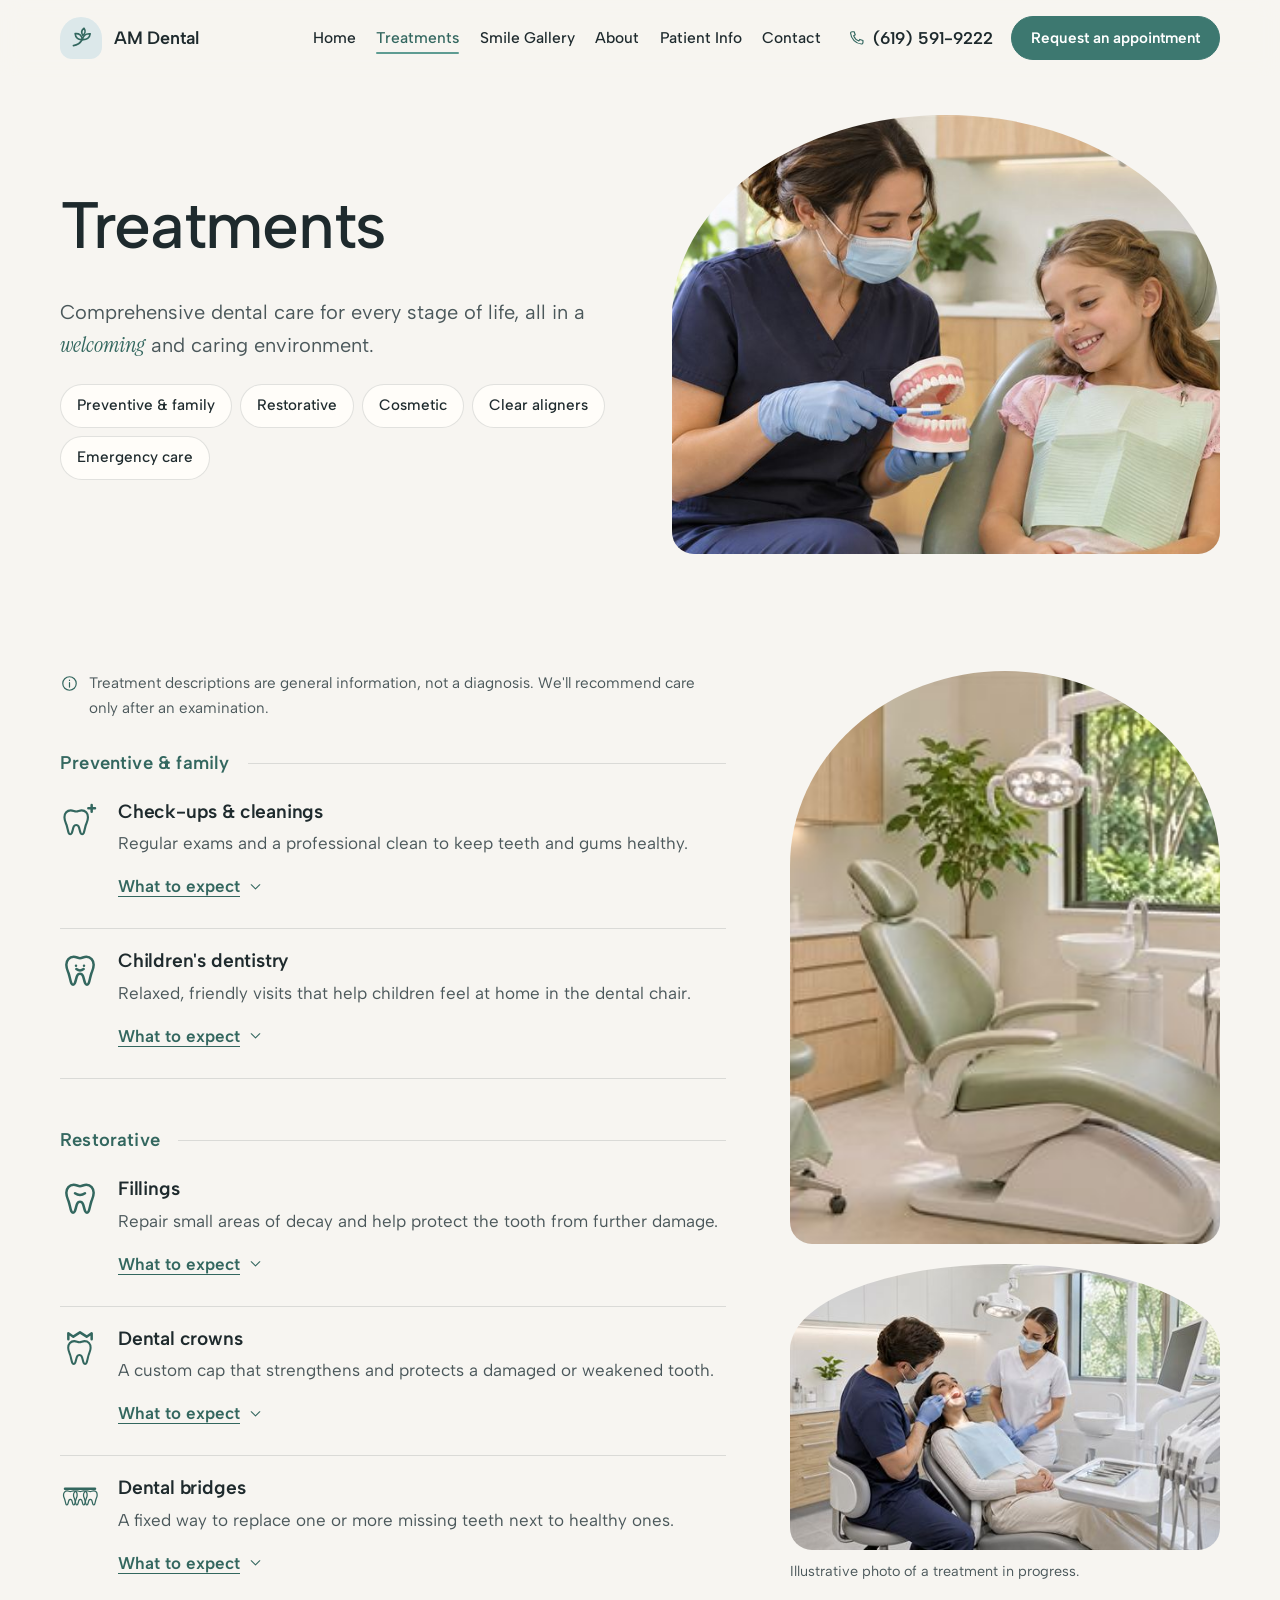
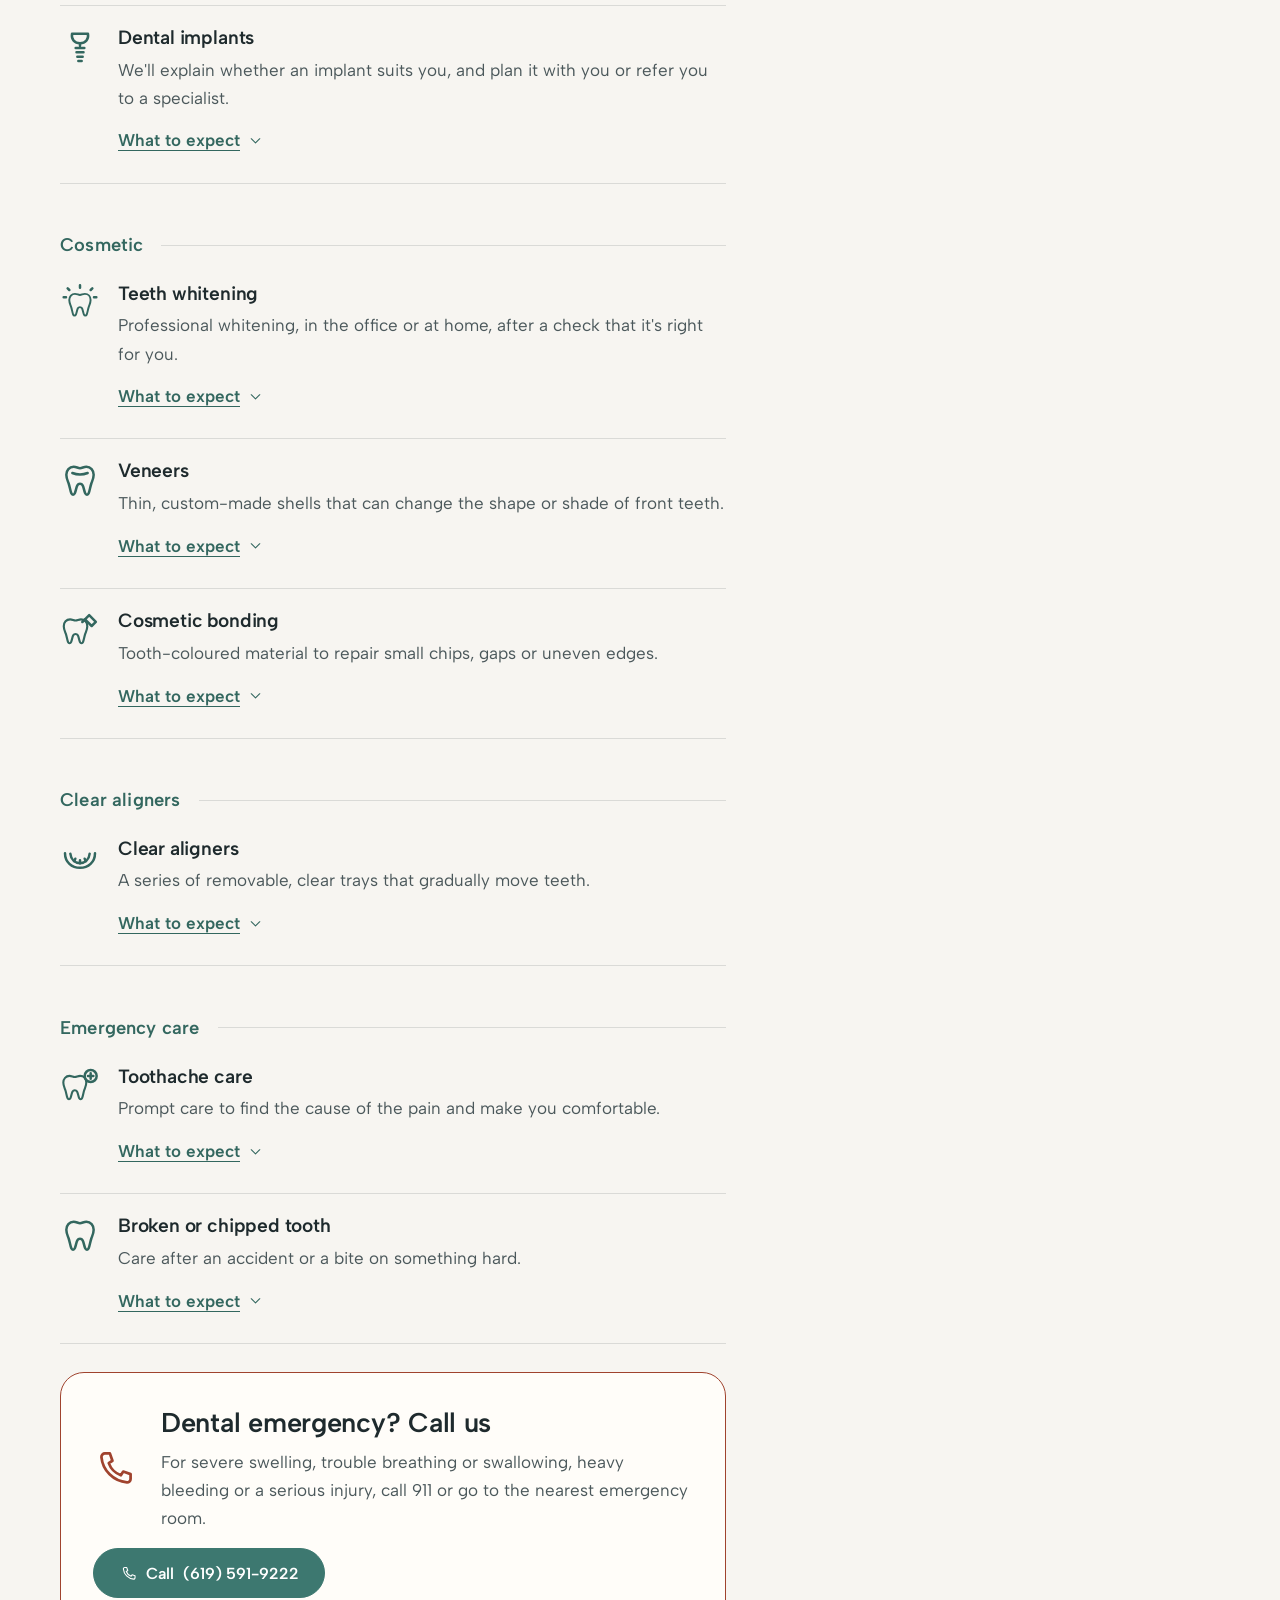
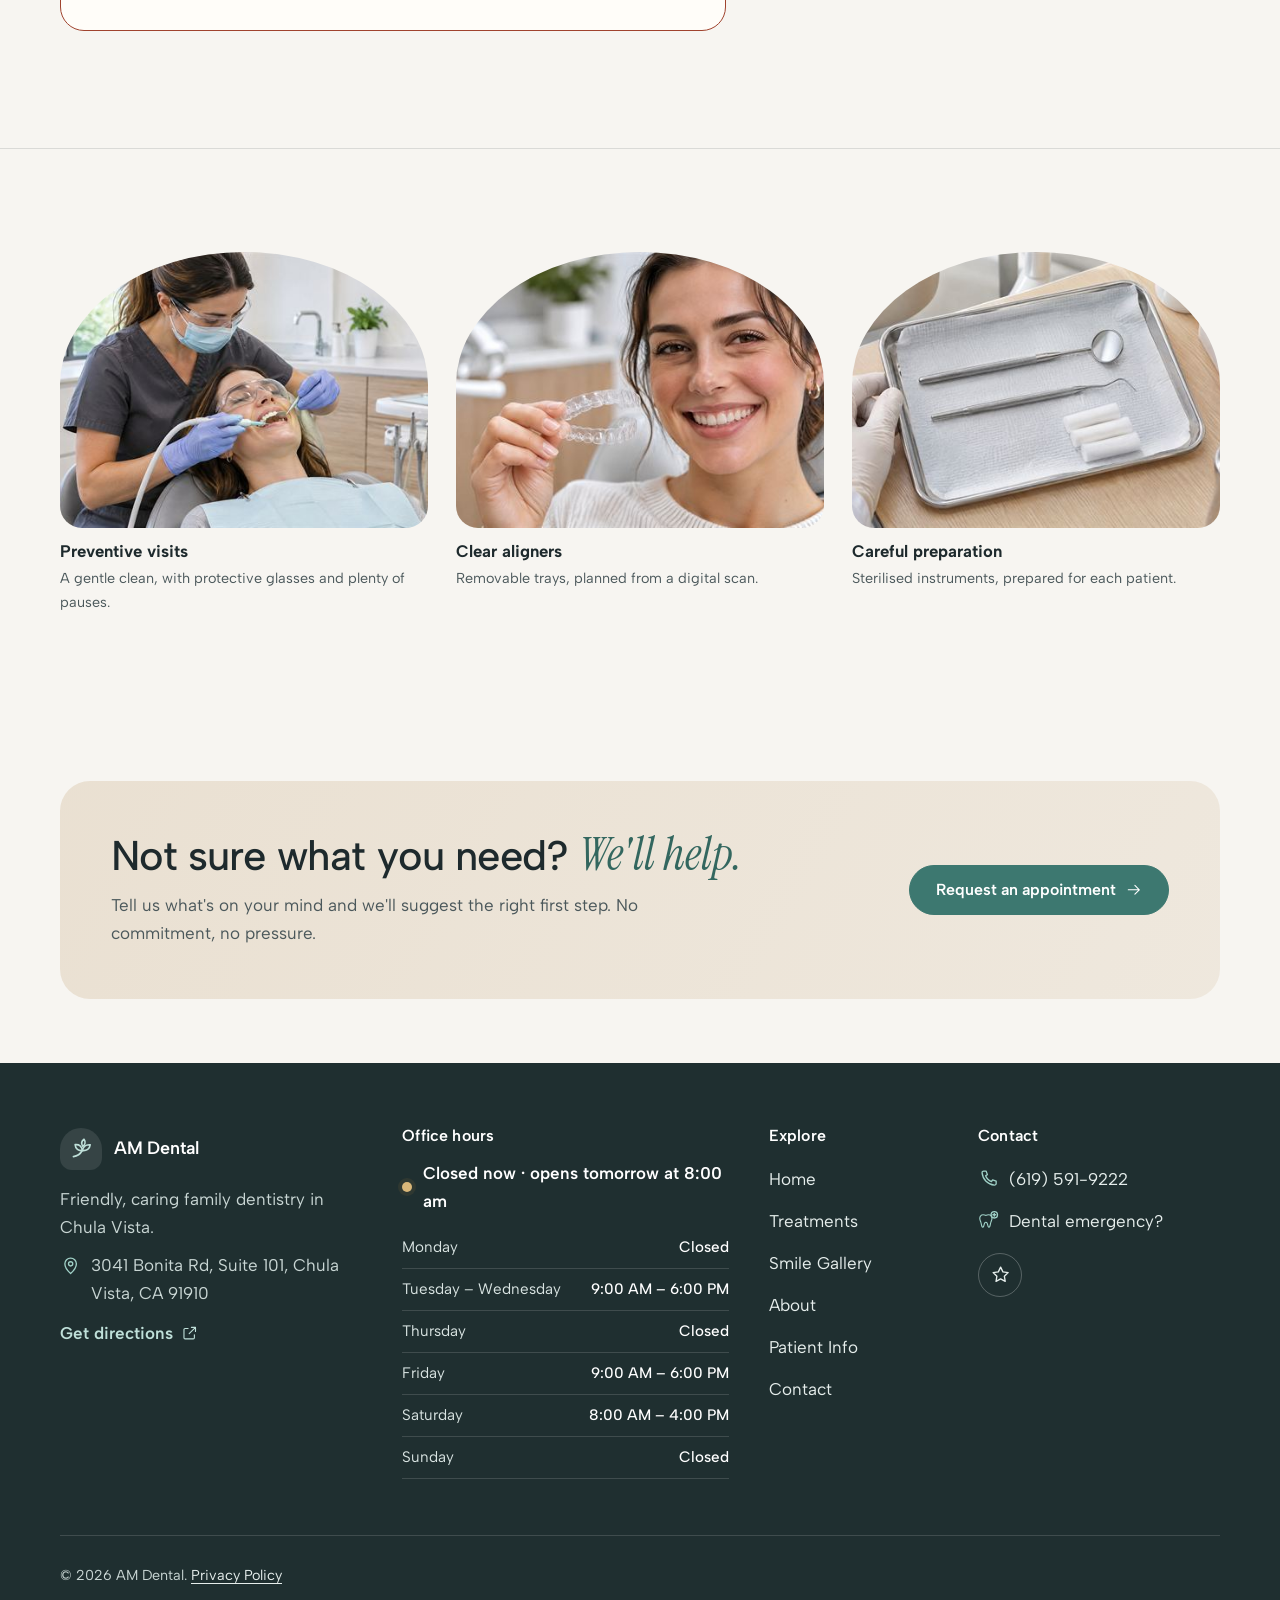
<file: treatments.html>
<!doctype html>
<html lang="en">
<head>
  <meta charset="utf-8">
  <meta name="viewport" content="width=device-width, initial-scale=1">
  <meta name="robots" content="noindex, nofollow"><!-- DEMO ONLY: delete this line when the site goes live -->
  <title>Treatments | AM Dental</title>
  <meta name="description" content="Preventive, restorative, cosmetic and emergency dental care for children and adults: check-ups, fillings, crowns, implants, whitening, veneers and clear aligners.">
  <meta name="theme-color" content="#f7f5f1">
  <!-- Share previews (Open Graph). Set dental.siteUrl in js/dental-config.js so links and images use your full web address. -->
  <meta property="og:type" content="website">
  <meta property="og:site_name" content="AM Dental" data-og="site_name">
  <meta property="og:title" content="Dental treatments at AM Dental">
  <meta property="og:description" content="Preventive, restorative, cosmetic and emergency dental care for children and adults: check-ups, fillings, crowns, implants, whitening, veneers and clear aligners.">
  <meta property="og:image" content="images/hygienist-child-1200.jpg" data-og="image">
  <meta name="twitter:card" content="summary_large_image">
  <link rel="icon" href="images/favicon.svg" type="image/svg+xml">
  <meta name="theme-map" content='{"colors":{"primary":{"--c-accent":"","--c-accent-strong":"darker","--c-accent-ink":"darker"},"accent":{"--c-sand":""},"text":{"--c-ink":""},"background":{"--c-bg":""},"surface":{"--c-mist":"","--c-mist-2":"darker"}},"fonts":{"heading":["--font-heading"],"body":["--font-body"]}}'>
  <!-- Fonts: Albert Sans and Instrument Serif from Google Fonts. To change them, edit this link and --font-body / --font-heading / --font-accent in css/style.css. -->
  <link rel="preconnect" href="https://fonts.googleapis.com">
  <link rel="preconnect" href="https://fonts.gstatic.com" crossorigin>
  <link rel="stylesheet" href="https://fonts.googleapis.com/css2?family=Albert+Sans:wght@400;500;600&family=Instrument+Serif:ital@0;1&display=swap">
  <link rel="stylesheet" href="css/style.css">
  <script>document.documentElement.className += " js";</script>
  
</head>
<body data-page="treatments">
  <svg xmlns="http://www.w3.org/2000/svg" style="display:none" aria-hidden="true">
  <symbol id="i-tooth" viewBox="0 0 24 24" fill="none" stroke="currentColor" stroke-width="1.5" stroke-linecap="round" stroke-linejoin="round"><path d="M8.2 3.5C5.6 3.5 3.8 5.6 3.8 8.3c0 2.1.8 3.5 1.4 5.2.7 2 .9 4.2 1.6 5.9.4 1 1.6 1.1 2.1 0 .6-1.3.8-3.5 1.5-4.8.4-.7.8-.9 1.6-.9s1.2.2 1.6.9c.7 1.3.9 3.5 1.5 4.8.5 1.1 1.7 1 2.1 0 .7-1.7.9-3.9 1.6-5.9.6-1.7 1.4-3.1 1.4-5.2 0-2.7-1.8-4.8-4.4-4.8-1.6 0-2.5.8-3.8.8s-2.2-.8-3.8-.8z"/></symbol>
  <symbol id="i-checkup" viewBox="0 0 24 24" fill="none" stroke="currentColor" stroke-width="1.5" stroke-linecap="round" stroke-linejoin="round"><path d="M8.2 3.5C5.6 3.5 3.8 5.6 3.8 8.3c0 2.1.8 3.5 1.4 5.2.7 2 .9 4.2 1.6 5.9.4 1 1.6 1.1 2.1 0 .6-1.3.8-3.5 1.5-4.8.4-.7.8-.9 1.6-.9s1.2.2 1.6.9c.7 1.3.9 3.5 1.5 4.8.5 1.1 1.7 1 2.1 0 .7-1.7.9-3.9 1.6-5.9.6-1.7 1.4-3.1 1.4-5.2 0-2.7-1.8-4.8-4.4-4.8-1.6 0-2.5.8-3.8.8s-2.2-.8-3.8-.8z" transform="translate(-.6 2) scale(.86)"/><path d="M19 1.8v4M17 3.8h4"/></symbol>
  <symbol id="i-filling" viewBox="0 0 24 24" fill="none" stroke="currentColor" stroke-width="1.5" stroke-linecap="round" stroke-linejoin="round"><path d="M8.2 3.5C5.6 3.5 3.8 5.6 3.8 8.3c0 2.1.8 3.5 1.4 5.2.7 2 .9 4.2 1.6 5.9.4 1 1.6 1.1 2.1 0 .6-1.3.8-3.5 1.5-4.8.4-.7.8-.9 1.6-.9s1.2.2 1.6.9c.7 1.3.9 3.5 1.5 4.8.5 1.1 1.7 1 2.1 0 .7-1.7.9-3.9 1.6-5.9.6-1.7 1.4-3.1 1.4-5.2 0-2.7-1.8-4.8-4.4-4.8-1.6 0-2.5.8-3.8.8s-2.2-.8-3.8-.8z"/><path d="M9 8.6c1 .7 2 1 3 1s2-.3 3-1"/></symbol>
  <symbol id="i-crown" viewBox="0 0 24 24" fill="none" stroke="currentColor" stroke-width="1.5" stroke-linecap="round" stroke-linejoin="round"><path d="M8.2 3.5C5.6 3.5 3.8 5.6 3.8 8.3c0 2.1.8 3.5 1.4 5.2.7 2 .9 4.2 1.6 5.9.4 1 1.6 1.1 2.1 0 .6-1.3.8-3.5 1.5-4.8.4-.7.8-.9 1.6-.9s1.2.2 1.6.9c.7 1.3.9 3.5 1.5 4.8.5 1.1 1.7 1 2.1 0 .7-1.7.9-3.9 1.6-5.9.6-1.7 1.4-3.1 1.4-5.2 0-2.7-1.8-4.8-4.4-4.8-1.6 0-2.5.8-3.8.8s-2.2-.8-3.8-.8z" transform="translate(1.8 4.4) scale(.82)"/><path d="M5 6.2V2.6l3 2 4-2.6 4 2.6 3-2v3.6"/></symbol>
  <symbol id="i-bridge" viewBox="0 0 24 24" fill="none" stroke="currentColor" stroke-width="1.5" stroke-linecap="round" stroke-linejoin="round"><path d="M8.2 3.5C5.6 3.5 3.8 5.6 3.8 8.3c0 2.1.8 3.5 1.4 5.2.7 2 .9 4.2 1.6 5.9.4 1 1.6 1.1 2.1 0 .6-1.3.8-3.5 1.5-4.8.4-.7.8-.9 1.6-.9s1.2.2 1.6.9c.7 1.3.9 3.5 1.5 4.8.5 1.1 1.7 1 2.1 0 .7-1.7.9-3.9 1.6-5.9.6-1.7 1.4-3.1 1.4-5.2 0-2.7-1.8-4.8-4.4-4.8-1.6 0-2.5.8-3.8.8s-2.2-.8-3.8-.8z" transform="translate(.2 6) scale(.5)"/><path d="M8.2 3.5C5.6 3.5 3.8 5.6 3.8 8.3c0 2.1.8 3.5 1.4 5.2.7 2 .9 4.2 1.6 5.9.4 1 1.6 1.1 2.1 0 .6-1.3.8-3.5 1.5-4.8.4-.7.8-.9 1.6-.9s1.2.2 1.6.9c.7 1.3.9 3.5 1.5 4.8.5 1.1 1.7 1 2.1 0 .7-1.7.9-3.9 1.6-5.9.6-1.7 1.4-3.1 1.4-5.2 0-2.7-1.8-4.8-4.4-4.8-1.6 0-2.5.8-3.8.8s-2.2-.8-3.8-.8z" transform="translate(6.2 6) scale(.5)"/><path d="M8.2 3.5C5.6 3.5 3.8 5.6 3.8 8.3c0 2.1.8 3.5 1.4 5.2.7 2 .9 4.2 1.6 5.9.4 1 1.6 1.1 2.1 0 .6-1.3.8-3.5 1.5-4.8.4-.7.8-.9 1.6-.9s1.2.2 1.6.9c.7 1.3.9 3.5 1.5 4.8.5 1.1 1.7 1 2.1 0 .7-1.7.9-3.9 1.6-5.9.6-1.7 1.4-3.1 1.4-5.2 0-2.7-1.8-4.8-4.4-4.8-1.6 0-2.5.8-3.8.8s-2.2-.8-3.8-.8z" transform="translate(12.2 6) scale(.5)"/><path d="M3 6.5h18"/></symbol>
  <symbol id="i-implant" viewBox="0 0 24 24" fill="none" stroke="currentColor" stroke-width="1.5" stroke-linecap="round" stroke-linejoin="round"><path d="M7.2 3.5h9.6c.5 3.3-1.5 5.6-4.8 5.6S6.7 6.8 7.2 3.5z"/><path d="M12 9.1v1.6M9.4 12h5.2M9.9 14.6h4.2M10.4 17.2h3.2M11 19.8h2"/></symbol>
  <symbol id="i-whitening" viewBox="0 0 24 24" fill="none" stroke="currentColor" stroke-width="1.5" stroke-linecap="round" stroke-linejoin="round"><path d="M8.2 3.5C5.6 3.5 3.8 5.6 3.8 8.3c0 2.1.8 3.5 1.4 5.2.7 2 .9 4.2 1.6 5.9.4 1 1.6 1.1 2.1 0 .6-1.3.8-3.5 1.5-4.8.4-.7.8-.9 1.6-.9s1.2.2 1.6.9c.7 1.3.9 3.5 1.5 4.8.5 1.1 1.7 1 2.1 0 .7-1.7.9-3.9 1.6-5.9.6-1.7 1.4-3.1 1.4-5.2 0-2.7-1.8-4.8-4.4-4.8-1.6 0-2.5.8-3.8.8s-2.2-.8-3.8-.8z" transform="translate(2.6 3.2) scale(.78)"/><path d="M12 .8v1.4M4.6 2.6l1 1M19.4 2.6l-1 1M2.2 8h1.4M20.4 8h1.4"/></symbol>
  <symbol id="i-veneer" viewBox="0 0 24 24" fill="none" stroke="currentColor" stroke-width="1.5" stroke-linecap="round" stroke-linejoin="round"><path d="M8.2 3.5C5.6 3.5 3.8 5.6 3.8 8.3c0 2.1.8 3.5 1.4 5.2.7 2 .9 4.2 1.6 5.9.4 1 1.6 1.1 2.1 0 .6-1.3.8-3.5 1.5-4.8.4-.7.8-.9 1.6-.9s1.2.2 1.6.9c.7 1.3.9 3.5 1.5 4.8.5 1.1 1.7 1 2.1 0 .7-1.7.9-3.9 1.6-5.9.6-1.7 1.4-3.1 1.4-5.2 0-2.7-1.8-4.8-4.4-4.8-1.6 0-2.5.8-3.8.8s-2.2-.8-3.8-.8z"/><path d="M7.4 7.2c3 1.2 6.2 1.2 9.2 0"/></symbol>
  <symbol id="i-bonding" viewBox="0 0 24 24" fill="none" stroke="currentColor" stroke-width="1.5" stroke-linecap="round" stroke-linejoin="round"><path d="M8.2 3.5C5.6 3.5 3.8 5.6 3.8 8.3c0 2.1.8 3.5 1.4 5.2.7 2 .9 4.2 1.6 5.9.4 1 1.6 1.1 2.1 0 .6-1.3.8-3.5 1.5-4.8.4-.7.8-.9 1.6-.9s1.2.2 1.6.9c.7 1.3.9 3.5 1.5 4.8.5 1.1 1.7 1 2.1 0 .7-1.7.9-3.9 1.6-5.9.6-1.7 1.4-3.1 1.4-5.2 0-2.7-1.8-4.8-4.4-4.8-1.6 0-2.5.8-3.8.8s-2.2-.8-3.8-.8z" transform="translate(-1 2) scale(.86)"/><path d="M17.5 2.5l4 4-2.5 2.5-4-4z"/><path d="M15 5l-1.6 1.6"/></symbol>
  <symbol id="i-aligner" viewBox="0 0 24 24" fill="none" stroke="currentColor" stroke-width="1.5" stroke-linecap="round" stroke-linejoin="round"><path d="M3 8.5c0 5.3 4 8.8 9 8.8s9-3.5 9-8.8"/><path d="M6.2 8.8c.4 3.6 2.8 5.7 5.8 5.7s5.4-2.1 5.8-5.7"/><path d="M8.6 13.4l.6-1.6M12 14.5v-1.8M15.4 13.4l-.6-1.6"/></symbol>
  <symbol id="i-emergency" viewBox="0 0 24 24" fill="none" stroke="currentColor" stroke-width="1.5" stroke-linecap="round" stroke-linejoin="round"><path d="M8.2 3.5C5.6 3.5 3.8 5.6 3.8 8.3c0 2.1.8 3.5 1.4 5.2.7 2 .9 4.2 1.6 5.9.4 1 1.6 1.1 2.1 0 .6-1.3.8-3.5 1.5-4.8.4-.7.8-.9 1.6-.9s1.2.2 1.6.9c.7 1.3.9 3.5 1.5 4.8.5 1.1 1.7 1 2.1 0 .7-1.7.9-3.9 1.6-5.9.6-1.7 1.4-3.1 1.4-5.2 0-2.7-1.8-4.8-4.4-4.8-1.6 0-2.5.8-3.8.8s-2.2-.8-3.8-.8z" transform="translate(-1.2 2.4) scale(.84)"/><circle cx="18.4" cy="5.4" r="3.6"/><path d="M18.4 3.8v3.2M16.8 5.4H20"/></symbol>
  <symbol id="i-child" viewBox="0 0 24 24" fill="none" stroke="currentColor" stroke-width="1.5" stroke-linecap="round" stroke-linejoin="round"><path d="M8.2 3.5C5.6 3.5 3.8 5.6 3.8 8.3c0 2.1.8 3.5 1.4 5.2.7 2 .9 4.2 1.6 5.9.4 1 1.6 1.1 2.1 0 .6-1.3.8-3.5 1.5-4.8.4-.7.8-.9 1.6-.9s1.2.2 1.6.9c.7 1.3.9 3.5 1.5 4.8.5 1.1 1.7 1 2.1 0 .7-1.7.9-3.9 1.6-5.9.6-1.7 1.4-3.1 1.4-5.2 0-2.7-1.8-4.8-4.4-4.8-1.6 0-2.5.8-3.8.8s-2.2-.8-3.8-.8z"/><path d="M9.6 8.8h.01M14.4 8.8h.01"/><path d="M9.8 10.8c1.3 1 3.1 1 4.4 0"/></symbol>
  <symbol id="i-family" viewBox="0 0 24 24" fill="none" stroke="currentColor" stroke-width="1.5" stroke-linecap="round" stroke-linejoin="round"><circle cx="8.5" cy="7.5" r="3"/><circle cx="16.5" cy="9" r="2.4"/><path d="M3 19.5c0-3.3 2.5-5.6 5.5-5.6s5.5 2.3 5.5 5.6"/><path d="M14.2 14.6c.7-.4 1.5-.6 2.3-.6 2.5 0 4.5 1.9 4.5 4.6"/></symbol>
  <symbol id="i-shield" viewBox="0 0 24 24" fill="none" stroke="currentColor" stroke-width="1.5" stroke-linecap="round" stroke-linejoin="round"><path d="M12 2.8l7.5 2.8v5.6c0 4.6-3.2 8.3-7.5 10-4.3-1.7-7.5-5.4-7.5-10V5.6z"/><path d="M8.6 12l2.3 2.3 4.6-4.8"/></symbol>
  <symbol id="i-calendar" viewBox="0 0 24 24" fill="none" stroke="currentColor" stroke-width="1.5" stroke-linecap="round" stroke-linejoin="round"><rect x="3.5" y="5" width="17" height="15" rx="2"/><path d="M3.5 9.5h17M8 3v4M16 3v4"/></symbol>
  <symbol id="i-clock" viewBox="0 0 24 24" fill="none" stroke="currentColor" stroke-width="1.5" stroke-linecap="round" stroke-linejoin="round"><circle cx="12" cy="12" r="8.5"/><path d="M12 7.5V12l3 2"/></symbol>
  <symbol id="i-clipboard" viewBox="0 0 24 24" fill="none" stroke="currentColor" stroke-width="1.5" stroke-linecap="round" stroke-linejoin="round"><rect x="5" y="4.5" width="14" height="16.5" rx="2"/><path d="M9 4.5V3h6v1.5"/><path d="M8.5 10l1.2 1.2 2-2M13.5 10.2h2.5M8.5 15l1.2 1.2 2-2M13.5 15.2h2.5"/></symbol>
  <symbol id="i-card" viewBox="0 0 24 24" fill="none" stroke="currentColor" stroke-width="1.5" stroke-linecap="round" stroke-linejoin="round"><rect x="2.8" y="5.5" width="18.4" height="13" rx="2"/><path d="M2.8 9.5h18.4M6.5 14.5h4"/></symbol>
  <symbol id="i-heart" viewBox="0 0 24 24" fill="none" stroke="currentColor" stroke-width="1.5" stroke-linecap="round" stroke-linejoin="round"><path d="M12 20s-7.5-4.4-7.5-10A4.4 4.4 0 0 1 12 7.2 4.4 4.4 0 0 1 19.5 10C19.5 15.6 12 20 12 20z"/></symbol>
  <symbol id="i-sparkle" viewBox="0 0 24 24" fill="none" stroke="currentColor" stroke-width="1.5" stroke-linecap="round" stroke-linejoin="round"><path d="M12 3l1.7 5.3L19 10l-5.3 1.7L12 17l-1.7-5.3L5 10l5.3-1.7z"/><path d="M19 16v4M17 18h4"/></symbol>
  <symbol id="i-comfort" viewBox="0 0 24 24" fill="none" stroke="currentColor" stroke-width="1.5" stroke-linecap="round" stroke-linejoin="round"><path d="M4 18v-5.5A2.5 2.5 0 0 1 6.5 10h0A2.5 2.5 0 0 1 9 12.5V14h6v-1.5a2.5 2.5 0 0 1 5 0V18"/><path d="M4 18h16M6.5 10V7a3 3 0 0 1 3-3h5a3 3 0 0 1 3 3v3"/></symbol>
  <symbol id="i-access" viewBox="0 0 24 24" fill="none" stroke="currentColor" stroke-width="1.5" stroke-linecap="round" stroke-linejoin="round"><circle cx="12" cy="4.6" r="1.8"/><path d="M5.5 8.5l6.5 1.2 6.5-1.2M12 9.7v4.8l-3.4 6M12 14.5l3.4 6"/></symbol>
  <symbol id="i-mirror" viewBox="0 0 24 24" fill="none" stroke="currentColor" stroke-width="1.5" stroke-linecap="round" stroke-linejoin="round"><ellipse cx="12" cy="8.5" rx="5.5" ry="6"/><path d="M12 14.5V21M9.5 21h5"/></symbol>
  <symbol id="i-leaf" viewBox="0 0 24 24" fill="none" stroke="currentColor" stroke-width="1.5" stroke-linecap="round" stroke-linejoin="round"><path d="M5 19c3.5-.4 6.4-2.4 8.2-5.6"/><path d="M13.2 13.4c-3.4.6-6.4-1.6-6.6-5.4 3.6-.5 6.4 1.6 6.6 5.4z"/><path d="M13.2 13.4c.8-3.5 3.7-5.6 7.3-5.3-.3 3.6-3.4 5.8-7.3 5.3z"/><path d="M13.6 9.6c-1.5-2.4-1-5 1.2-6.6 1.6 2.3 1.1 5-1.2 6.6z"/></symbol>
  <symbol id="i-phone" viewBox="0 0 24 24" fill="none" stroke="currentColor" stroke-width="1.5" stroke-linecap="round" stroke-linejoin="round"><path d="M6.6 3.5h2.6l1.4 4-2 1.3a11 11 0 0 0 6.6 6.6l1.3-2 4 1.4v2.6a1.9 1.9 0 0 1-2 1.9A15.3 15.3 0 0 1 4.6 5.5a1.9 1.9 0 0 1 2-2z"/></symbol>
  <symbol id="i-mail" viewBox="0 0 24 24" fill="none" stroke="currentColor" stroke-width="1.5" stroke-linecap="round" stroke-linejoin="round"><rect x="3" y="5.5" width="18" height="13" rx="2"/><path d="M3.5 6.5L12 13l8.5-6.5"/></symbol>
  <symbol id="i-pin" viewBox="0 0 24 24" fill="none" stroke="currentColor" stroke-width="1.5" stroke-linecap="round" stroke-linejoin="round"><path d="M12 21s-6.5-5.6-6.5-11a6.5 6.5 0 0 1 13 0c0 5.4-6.5 11-6.5 11z"/><circle cx="12" cy="10" r="2.4"/></symbol>
  <symbol id="i-arrow" viewBox="0 0 24 24" fill="none" stroke="currentColor" stroke-width="1.5" stroke-linecap="round" stroke-linejoin="round"><path d="M4.5 12h15M13.5 6l6 6-6 6"/></symbol>
  <symbol id="i-chevron" viewBox="0 0 24 24" fill="none" stroke="currentColor" stroke-width="1.5" stroke-linecap="round" stroke-linejoin="round"><path d="M6 9.5l6 6 6-6"/></symbol>
  <symbol id="i-menu" viewBox="0 0 24 24" fill="none" stroke="currentColor" stroke-width="1.5" stroke-linecap="round" stroke-linejoin="round"><path d="M4 7.5h16M4 12h16M4 16.5h16"/></symbol>
  <symbol id="i-close" viewBox="0 0 24 24" fill="none" stroke="currentColor" stroke-width="1.5" stroke-linecap="round" stroke-linejoin="round"><path d="M6 6l12 12M18 6L6 18"/></symbol>
  <symbol id="i-check" viewBox="0 0 24 24" fill="none" stroke="currentColor" stroke-width="1.5" stroke-linecap="round" stroke-linejoin="round"><path d="M5 12.5l4.5 4.5L19 7.5"/></symbol>
  <symbol id="i-alert" viewBox="0 0 24 24" fill="none" stroke="currentColor" stroke-width="1.5" stroke-linecap="round" stroke-linejoin="round"><path d="M12 3.5L21.5 20h-19z"/><path d="M12 10v4.5M12 17.2v.3"/></symbol>
  <symbol id="i-info" viewBox="0 0 24 24" fill="none" stroke="currentColor" stroke-width="1.5" stroke-linecap="round" stroke-linejoin="round"><circle cx="12" cy="12" r="8.5"/><path d="M12 11v5.5M12 7.8v.3"/></symbol>
  <symbol id="i-external" viewBox="0 0 24 24" fill="none" stroke="currentColor" stroke-width="1.5" stroke-linecap="round" stroke-linejoin="round"><path d="M14 4.5h5.5V10M19.5 4.5L11 13"/><path d="M18 14.5v4a1.5 1.5 0 0 1-1.5 1.5h-11A1.5 1.5 0 0 1 4 18.5v-11A1.5 1.5 0 0 1 5.5 6h4"/></symbol>
  <symbol id="i-compare" viewBox="0 0 24 24" fill="none" stroke="currentColor" stroke-width="1.5" stroke-linecap="round" stroke-linejoin="round"><path d="M12 3v18"/><path d="M8 8l-4 4 4 4M16 8l4 4-4 4"/></symbol>
  <symbol id="i-columns" viewBox="0 0 24 24" fill="none" stroke="currentColor" stroke-width="1.5" stroke-linecap="round" stroke-linejoin="round"><rect x="3" y="5" width="7.5" height="14" rx="1.5"/><rect x="13.5" y="5" width="7.5" height="14" rx="1.5"/></symbol>
  <symbol id="i-star" viewBox="0 0 24 24" fill="none" stroke="currentColor" stroke-width="1.5" stroke-linecap="round" stroke-linejoin="round"><path d="M12 3.5l2.6 5.4 5.9.8-4.3 4.1 1 5.8L12 16.8l-5.2 2.8 1-5.8-4.3-4.1 5.9-.8z"/></symbol>
  <symbol id="i-facebook" viewBox="0 0 24 24" fill="none" stroke="currentColor" stroke-width="1.5" stroke-linecap="round" stroke-linejoin="round"><path d="M14.5 21v-7.5h2.6l.4-3h-3V8.6c0-.9.3-1.5 1.6-1.5h1.6V4.4c-.3 0-1.2-.1-2.3-.1-2.3 0-3.9 1.4-3.9 4v2.2H8.9v3h2.6V21"/></symbol>
  <symbol id="i-instagram" viewBox="0 0 24 24" fill="none" stroke="currentColor" stroke-width="1.5" stroke-linecap="round" stroke-linejoin="round"><rect x="3.5" y="3.5" width="17" height="17" rx="4.5"/><circle cx="12" cy="12" r="4"/><path d="M17.2 6.8v.1"/></symbol>
</svg>
  <a class="skip-link" href="#main">Skip to content</a>

  <!-- ============ HEADER (same on every page) ============ -->
  <header class="site-header">
    <div class="container header-bar">
      <a class="brand" href="index.html"><span class="brand-mark"><svg class="brand-icon" aria-hidden="true" focusable="false"><use href="#i-leaf"></use></svg></span><span class="brand-name" data-site="businessName">AM Dental</span></a>
      <button class="nav-toggle" type="button" aria-expanded="false" aria-controls="site-menu" aria-label="Open menu">
        <svg class="icon-open" aria-hidden="true" focusable="false"><use href="#i-menu"></use></svg>
        <svg class="icon-close" aria-hidden="true" focusable="false"><use href="#i-close"></use></svg>
      </button>
      <nav class="site-nav" id="site-menu" aria-label="Main">
        <ul class="nav-links">
            <li><a href="index.html">Home</a></li>
            <li><a href="treatments.html" aria-current="page">Treatments</a></li>
            <li><a href="smile-gallery.html">Smile Gallery</a></li>
            <li><a href="about.html">About</a></li>
            <li><a href="patients.html">Patient Info</a></li>
            <li><a href="contact.html">Contact</a></li>
        </ul>
        <div class="nav-actions">
          <a class="nav-phone" data-site-link="phone" href="tel:+16195919222"><svg class="icon" aria-hidden="true" focusable="false"><use href="#i-phone"></use></svg><span data-site="phone">(619) 591-9222</span></a>
          <a class="btn btn--small" href="contact.html#request">Request an appointment</a>
        </div>
      </nav>
    </div>
  </header>

  <main id="main">
<section class="page-hero" aria-labelledby="page-title">
      <div class="container page-hero-grid">
        <div class="page-hero-copy">
          <h1 id="page-title">Treatments</h1>
          <p class="lead">Comprehensive dental care for every stage of life, all in a <em class="accent">welcoming</em> and caring environment.</p>
          <nav class="jump-links" aria-label="Treatment groups">
            <a href="#preventive">Preventive &amp; family</a>
            <a href="#restorative">Restorative</a>
            <a href="#cosmetic">Cosmetic</a>
            <a href="#orthodontic">Clear aligners</a>
            <a href="#emergency-care">Emergency care</a>
          </nav>
        </div>
        <div class="arch arch--page"><img src="images/hygienist-child-800.jpg" srcset="images/hygienist-child-480.jpg 480w, images/hygienist-child-800.jpg 800w, images/hygienist-child-1200.jpg 1200w, images/hygienist-child-1600.jpg 1600w" sizes="(min-width: 900px) 46vw, 100vw" width="800" height="531" alt="A dental hygienist showing a smiling girl how to brush, using a large model of teeth" loading="eager" fetchpriority="high"></div>
      </div>
    </section>

    <section class="section section--tight" aria-label="All treatments">
      <div class="container treat-layout">
        <div class="treat-groups">
          <p class="note-line"><svg class="icon" aria-hidden="true" focusable="false"><use href="#i-info"></use></svg>Treatment descriptions are general information, not a diagnosis. We'll recommend care only after an examination.</p>

          <!-- Each treatment row: data-item="services:<id>" links it to the services list in js/site-config.js.
               "What to expect" is ordinary text: edit it here. -->
          <section class="treat-group" id="preventive" aria-labelledby="g-preventive">
            <h2 class="group-title" id="g-preventive">Preventive &amp; family</h2>
            <article class="treat" id="checkups" data-item="services:checkups">
              <svg class="treat-icon" aria-hidden="true" focusable="false"><use href="#i-checkup"></use></svg>
              <div class="treat-body">
                <h3 data-field="name">Check-ups &amp; cleanings</h3>
                <p data-field="blurb">Regular exams and a professional clean to keep teeth and gums healthy.</p>
                <details class="expect"><summary>What to expect <svg class="icon" aria-hidden="true" focusable="false"><use href="#i-chevron"></use></svg></summary>
                  <p><strong>Who it's for:</strong> everyone, usually about twice a year (we'll suggest what suits you).</p>
                  <p><strong>The visit:</strong> a check of your teeth, gums and mouth, X-rays when they're needed, and a gentle clean and polish by a hygienist. We'll share any findings and tips for home care.</p>
                </details>
              </div>
            </article>
            <article class="treat" id="children" data-item="services:children">
              <svg class="treat-icon" aria-hidden="true" focusable="false"><use href="#i-child"></use></svg>
              <div class="treat-body">
                <h3 data-field="name">Children's dentistry</h3>
                <p data-field="blurb">Relaxed, friendly visits that help children feel at home in the dental chair.</p>
                <details class="expect"><summary>What to expect <svg class="icon" aria-hidden="true" focusable="false"><use href="#i-chevron"></use></svg></summary>
                  <p><strong>Who it's for:</strong> babies, children and teens. A first visit around the first birthday is a good start.</p>
                  <p><strong>The visit:</strong> short, playful check-ups with a parent nearby, brushing tips and, where suitable, protective treatments such as sealants or fluoride.</p>
                </details>
              </div>
            </article>
          </section>

          <section class="treat-group" id="restorative" aria-labelledby="g-restorative">
            <h2 class="group-title" id="g-restorative">Restorative</h2>
            <article class="treat" id="fillings" data-item="services:fillings">
              <svg class="treat-icon" aria-hidden="true" focusable="false"><use href="#i-filling"></use></svg>
              <div class="treat-body">
                <h3 data-field="name">Fillings</h3>
                <p data-field="blurb">Repair small areas of decay and help protect the tooth from further damage.</p>
                <details class="expect"><summary>What to expect <svg class="icon" aria-hidden="true" focusable="false"><use href="#i-chevron"></use></svg></summary>
                  <p><strong>Who it's for:</strong> teeth with a cavity or a small break.</p>
                  <p><strong>The visit:</strong> we numb the area, remove the decay and fill the tooth, usually with a tooth-coloured material, in a single visit.</p>
                </details>
              </div>
            </article>
            <article class="treat" id="crowns" data-item="services:crowns">
              <svg class="treat-icon" aria-hidden="true" focusable="false"><use href="#i-crown"></use></svg>
              <div class="treat-body">
                <h3 data-field="name">Dental crowns</h3>
                <p data-field="blurb">A custom cap that strengthens and protects a damaged or weakened tooth.</p>
                <details class="expect"><summary>What to expect <svg class="icon" aria-hidden="true" focusable="false"><use href="#i-chevron"></use></svg></summary>
                  <p><strong>Who it's for:</strong> teeth with large fillings, cracks or after root canal treatment.</p>
                  <p><strong>The visits:</strong> usually two. We shape the tooth, take a scan or impression and fit a temporary crown, then fit your permanent crown.</p>
                </details>
              </div>
            </article>
            <article class="treat" id="bridges" data-item="services:bridges">
              <svg class="treat-icon" aria-hidden="true" focusable="false"><use href="#i-bridge"></use></svg>
              <div class="treat-body">
                <h3 data-field="name">Dental bridges</h3>
                <p data-field="blurb">A fixed way to replace one or more missing teeth next to healthy ones.</p>
                <details class="expect"><summary>What to expect <svg class="icon" aria-hidden="true" focusable="false"><use href="#i-chevron"></use></svg></summary>
                  <p><strong>Who it's for:</strong> people missing a tooth, with healthy teeth on either side.</p>
                  <p><strong>The visits:</strong> similar to a crown. We'll talk through bridges, implants and dentures so you can compare.</p>
                </details>
              </div>
            </article>
            <article class="treat" id="implants" data-item="services:implants">
              <svg class="treat-icon" aria-hidden="true" focusable="false"><use href="#i-implant"></use></svg>
              <div class="treat-body">
                <h3 data-field="name">Dental implants</h3>
                <p data-field="blurb">We'll explain whether an implant suits you, and plan it with you or refer you to a specialist.</p>
                <details class="expect"><summary>What to expect <svg class="icon" aria-hidden="true" focusable="false"><use href="#i-chevron"></use></svg></summary>
                  <p><strong>Who it's for:</strong> adults missing one or more teeth, after a check of the bone and gums.</p>
                  <p><strong>The process:</strong> a consultation and X-rays or a scan first. Treatment takes several visits over a few months; we'll explain each stage and its costs before you decide.</p>
                </details>
              </div>
            </article>
          </section>

          <section class="treat-group" id="cosmetic" aria-labelledby="g-cosmetic">
            <h2 class="group-title" id="g-cosmetic">Cosmetic</h2>
            <article class="treat" id="whitening" data-item="services:whitening">
              <svg class="treat-icon" aria-hidden="true" focusable="false"><use href="#i-whitening"></use></svg>
              <div class="treat-body">
                <h3 data-field="name">Teeth whitening</h3>
                <p data-field="blurb">Professional whitening, in the office or at home, after a check that it's right for you.</p>
                <details class="expect"><summary>What to expect <svg class="icon" aria-hidden="true" focusable="false"><use href="#i-chevron"></use></svg></summary>
                  <p><strong>Who it's for:</strong> adults with healthy teeth and gums who'd like a lighter shade. Whitening doesn't change fillings or crowns.</p>
                  <p><strong>The process:</strong> a check-up first, then either an in-office session or custom trays to use at home. Some people notice short-term sensitivity.</p>
                </details>
              </div>
            </article>
            <article class="treat" id="veneers" data-item="services:veneers">
              <svg class="treat-icon" aria-hidden="true" focusable="false"><use href="#i-veneer"></use></svg>
              <div class="treat-body">
                <h3 data-field="name">Veneers</h3>
                <p data-field="blurb">Thin, custom-made shells that can change the shape or shade of front teeth.</p>
                <details class="expect"><summary>What to expect <svg class="icon" aria-hidden="true" focusable="false"><use href="#i-chevron"></use></svg></summary>
                  <p><strong>Who it's for:</strong> adults with chipped, worn, uneven or discoloured front teeth.</p>
                  <p><strong>The process:</strong> a consultation, then usually two or three visits. Veneers often need a thin layer of enamel removed, so we'll discuss gentler options too.</p>
                </details>
              </div>
            </article>
            <article class="treat" id="bonding" data-item="services:bonding">
              <svg class="treat-icon" aria-hidden="true" focusable="false"><use href="#i-bonding"></use></svg>
              <div class="treat-body">
                <h3 data-field="name">Cosmetic bonding</h3>
                <p data-field="blurb">Tooth-coloured material to repair small chips, gaps or uneven edges.</p>
                <details class="expect"><summary>What to expect <svg class="icon" aria-hidden="true" focusable="false"><use href="#i-chevron"></use></svg></summary>
                  <p><strong>Who it's for:</strong> small chips, gaps and uneven edges.</p>
                  <p><strong>The visit:</strong> usually one visit, often without numbing. Bonding can stain or chip over time and may need touching up.</p>
                </details>
              </div>
            </article>
          </section>

          <section class="treat-group" id="orthodontic" aria-labelledby="g-orthodontic">
            <h2 class="group-title" id="g-orthodontic">Clear aligners</h2>
            <article class="treat" id="aligners" data-item="services:aligners">
              <svg class="treat-icon" aria-hidden="true" focusable="false"><use href="#i-aligner"></use></svg>
              <div class="treat-body">
                <h3 data-field="name">Clear aligners</h3>
                <p data-field="blurb">A series of removable, clear trays that gradually move teeth.</p>
                <details class="expect"><summary>What to expect <svg class="icon" aria-hidden="true" focusable="false"><use href="#i-chevron"></use></svg></summary>
                  <p><strong>Who it's for:</strong> teens and adults with mild to moderate crowding or spacing. Some cases need traditional braces or a specialist.</p>
                  <p><strong>The process:</strong> a consultation and a digital scan, then a new set of trays every few weeks, worn most of the day, with regular check-ins. Treatment length varies from person to person.</p>
                </details>
              </div>
            </article>
          </section>

          <section class="treat-group" id="emergency-care" aria-labelledby="g-emergency">
            <h2 class="group-title" id="g-emergency">Emergency care</h2>
            <article class="treat" id="toothache" data-item="services:toothache">
              <svg class="treat-icon" aria-hidden="true" focusable="false"><use href="#i-emergency"></use></svg>
              <div class="treat-body">
                <h3 data-field="name">Toothache care</h3>
                <p data-field="blurb">Prompt care to find the cause of the pain and make you comfortable.</p>
                <details class="expect"><summary>What to expect <svg class="icon" aria-hidden="true" focusable="false"><use href="#i-chevron"></use></svg></summary>
                  <p><strong>What to do:</strong> call us as early in the day as you can and we'll do our best to see you promptly.</p>
                  <p><strong>The visit:</strong> an exam and usually an X-ray to find the cause, relief for the pain and a plan for any further treatment.</p>
                </details>
              </div>
            </article>
            <article class="treat" id="broken-tooth" data-item="services:broken-tooth">
              <svg class="treat-icon" aria-hidden="true" focusable="false"><use href="#i-tooth"></use></svg>
              <div class="treat-body">
                <h3 data-field="name">Broken or chipped tooth</h3>
                <p data-field="blurb">Care after an accident or a bite on something hard.</p>
                <details class="expect"><summary>What to expect <svg class="icon" aria-hidden="true" focusable="false"><use href="#i-chevron"></use></svg></summary>
                  <p><strong>What to do:</strong> keep any broken pieces, rinse gently with water and call us. If a whole adult tooth is knocked out, call us straight away.</p>
                  <p><strong>The visit:</strong> we check the tooth and nearby teeth, then repair it with bonding, a filling or a crown, depending on the damage.</p>
                </details>
              </div>
            </article>
            <div class="emergency emergency--stack emergency--inline">
              <svg class="emergency-icon" aria-hidden="true" focusable="false"><use href="#i-phone"></use></svg>
              <div>
                <h3>Dental emergency? Call us</h3>
                <p>For severe swelling, trouble breathing or swallowing, heavy bleeding or a serious injury, call 911 or go to the nearest emergency room.</p>
              </div>
              <a class="btn" data-emergency-link href="tel:+16195919222"><svg class="icon" aria-hidden="true" focusable="false"><use href="#i-phone"></use></svg>Call <span data-emergency-phone>(619) 591-9222</span></a>
            </div>
          </section>
        </div>

        <aside class="treat-aside" aria-label="Our treatment room">
          <div class="arch arch--aside"><img src="images/treatment-room-800.jpg" srcset="images/treatment-room-480.jpg 480w, images/treatment-room-800.jpg 800w, images/treatment-room-1200.jpg 1200w, images/treatment-room-1600.jpg 1600w" sizes="(min-width: 1024px) 34vw, 100vw" width="800" height="531" alt="A calm, daylit treatment room with a sage dental chair, light oak cabinets and a window onto greenery" loading="lazy" decoding="async"></div>
          <figure class="aside-figure">
            <div class="arch arch--soft"><img src="images/treatment-in-progress-800.jpg" srcset="images/treatment-in-progress-480.jpg 480w, images/treatment-in-progress-800.jpg 800w, images/treatment-in-progress-1200.jpg 1200w" sizes="(min-width: 1024px) 34vw, 100vw" width="800" height="531" alt="Illustrative photo: a dentist and an assistant treating a relaxed patient in a bright treatment room" loading="lazy" decoding="async"></div>
            <figcaption>Illustrative photo of a treatment in progress.</figcaption>
          </figure>
        </aside>
      </div>
    </section>

    <section class="section section--rule" aria-label="Care at a glance">
      <div class="container photo-row">
        <figure class="reveal"><div class="arch arch--card"><img src="images/hygiene-visit-800.jpg" srcset="images/hygiene-visit-480.jpg 480w, images/hygiene-visit-800.jpg 800w, images/hygiene-visit-1200.jpg 1200w" sizes="(min-width: 768px) 30vw, 100vw" width="800" height="531" alt="A hygienist with mask, eye protection and gloves cleaning a relaxed patient's teeth" loading="lazy" decoding="async"></div><figcaption><strong>Preventive visits</strong>A gentle clean, with protective glasses and plenty of pauses.</figcaption></figure>
        <figure class="reveal"><div class="arch arch--card"><img src="images/clear-aligners-800.jpg" srcset="images/clear-aligners-480.jpg 480w, images/clear-aligners-800.jpg 800w, images/clear-aligners-1200.jpg 1200w" sizes="(min-width: 768px) 30vw, 100vw" width="800" height="531" alt="A smiling woman holding a pair of clear aligner trays" loading="lazy" decoding="async"></div><figcaption><strong>Clear aligners</strong>Removable trays, planned from a digital scan.</figcaption></figure>
        <figure class="reveal"><div class="arch arch--card"><img src="images/instruments-800.jpg" srcset="images/instruments-480.jpg 480w, images/instruments-800.jpg 800w, images/instruments-1200.jpg 1200w" sizes="(min-width: 768px) 30vw, 100vw" width="800" height="531" alt="A tidy dental tray with a mirror, a probe and cotton rolls, and a gloved hand" loading="lazy" decoding="async"></div><figcaption><strong>Careful preparation</strong>Sterilised instruments, prepared for each patient.</figcaption></figure>
      </div>
    </section>

    <section class="cta cta--sand" aria-labelledby="cta-title">
      <div class="container cta-inner reveal">
        <div>
          <h2 id="cta-title">Not sure what you need? <em class="accent">We'll help.</em></h2>
          <p>Tell us what's on your mind and we'll suggest the right first step. No commitment, no pressure.</p>
        </div>
        <div class="cta-actions">
          <a class="btn" href="contact.html#request">Request an appointment <svg class="icon" aria-hidden="true" focusable="false"><use href="#i-arrow"></use></svg></a>
        </div>
      </div>
    </section>
  </main>

  <!-- ============ FOOTER (same on every page) ============ -->
  <footer class="site-footer">
    <div class="container footer-grid">
      <div class="footer-brand">
        <a class="brand" href="index.html"><span class="brand-mark"><svg class="brand-icon" aria-hidden="true" focusable="false"><use href="#i-leaf"></use></svg></span><span class="brand-name" data-site="businessName">AM Dental</span></a>
        <p class="footer-tagline" data-site="tagline">Gentle dental care for the whole family.</p>
        <p class="footer-address"><svg class="fi" aria-hidden="true" focusable="false"><use href="#i-pin"></use></svg><span data-site="address">3041 Bonita Rd, Suite 101, Chula Vista, CA 91910</span></p>
        <a class="link-arrow" data-directions href="https://www.google.com/maps/search/?api=1&amp;query=3041%20Bonita%20Rd%2C%20Suite%20101%2C%20Chula%20Vista%2C%20CA%2091910" target="_blank" rel="noopener noreferrer">Get directions <svg class="icon" aria-hidden="true" focusable="false"><use href="#i-external"></use></svg><span class="visually-hidden"> (opens a map in a new tab)</span></a>
      </div>
      <div>
        <h2 class="footer-title">Office hours</h2>
        <p class="hours-status" data-hours-status hidden><span class="status-dot" aria-hidden="true"></span><span data-hours-status-text></span></p>
        <dl class="hours hours--compact" data-site-hours>
          <dt>Monday</dt><dd>Closed</dd>
          <dt>Tuesday – Wednesday</dt><dd>9:00 AM – 6:00 PM</dd>
          <dt>Thursday</dt><dd>Closed</dd>
          <dt>Friday</dt><dd>9:00 AM – 6:00 PM</dd>
          <dt>Saturday</dt><dd>8:00 AM – 4:00 PM</dd>
          <dt>Sunday</dt><dd>Closed</dd>
        </dl>
      </div>
      <div>
        <h2 class="footer-title">Explore</h2>
        <ul class="footer-links">
            <li><a href="index.html">Home</a></li>
            <li><a href="treatments.html">Treatments</a></li>
            <li><a href="smile-gallery.html">Smile Gallery</a></li>
            <li><a href="about.html">About</a></li>
            <li><a href="patients.html">Patient Info</a></li>
            <li><a href="contact.html">Contact</a></li>
        </ul>
      </div>
      <div>
        <h2 class="footer-title">Contact</h2>
        <ul class="footer-contact">
          <li><a data-site-link="phone" href="tel:+16195919222"><svg class="fi" aria-hidden="true" focusable="false"><use href="#i-phone"></use></svg><span data-site="phone">(619) 591-9222</span></a></li>
          <li><a href="patients.html#emergency"><svg class="fi" aria-hidden="true" focusable="false"><use href="#i-emergency"></use></svg><span>Dental emergency?</span></a></li>
        </ul>
        <div class="footer-social">
          <a data-social="facebook" href="#" aria-label="Facebook" hidden target="_blank" rel="noopener noreferrer"><svg class="fi" aria-hidden="true" focusable="false"><use href="#i-facebook"></use></svg></a>
          <a data-social="instagram" href="#" aria-label="Instagram" hidden target="_blank" rel="noopener noreferrer"><svg class="fi" aria-hidden="true" focusable="false"><use href="#i-instagram"></use></svg></a>
          <a data-social="google" href="#" aria-label="Read our reviews on Google" hidden target="_blank" rel="noopener noreferrer"><svg class="fi" aria-hidden="true" focusable="false"><use href="#i-star"></use></svg></a>
        </div>
      </div>
    </div>
    <div class="container footer-bottom">
      <p>&copy; <span data-year>2026</span> <span data-site="businessName">AM Dental</span>. <a href="privacy.html">Privacy Policy</a></p>
    </div>
  </footer>

  <!-- Mobile quick actions (phones only) -->
  <nav class="action-bar" aria-label="Quick actions">
    <a class="btn btn--ghost" data-site-link="phone" href="tel:+16195919222"><svg class="icon" aria-hidden="true" focusable="false"><use href="#i-phone"></use></svg>Call</a>
    <a class="btn" href="contact.html#request">Request appointment</a>
  </nav>
  <script src="js/site-config.js"></script>
  <script src="js/dental-config.js"></script>
  <script src="js/site-settings.js"></script>
  <script src="js/site-forms.js"></script>
  <script src="js/site-privacy.js"></script>
  <script src="js/site-content.js"></script>
  <script src="js/dental-checks.js"></script>
  <script src="js/main.js"></script>
</body>
</html>
</file>
<file: css/style.css>
/* ============================================================
   Willowmere Family Dental: Modern Minimalist dental template
   Colours and fonts are design tokens below. js/site-config.js (theme) can change the main ones.
   ============================================================ */
:root {
  --c-bg: #f7f5f1;          /* warm porcelain background */
  --c-surface: #fffdf9;     /* cards and panels */
  --c-ink: #1e2a2d;         /* text */
  --c-muted: #4b585b;       /* secondary text (7:1 on the background) */
  --c-accent: #5e9c92;      /* sea-glass green: lines, icons, highlights */
  --c-accent-strong: #3d7870; /* buttons (white text 5:1) */
  --c-accent-ink: #33675f;  /* links and accent words (5.9:1) */
  --c-mist: #dce8ea;        /* soft mist-blue surfaces */
  --c-mist-2: #c9dcdf;
  --c-sand: #e9dfd0;        /* sand surfaces */
  --c-tile: #eef1ed;
  --c-line: rgba(30, 42, 45, .13);
  --c-line-strong: #a9b6b5;
  --c-footer: #1f2f30;
  --c-footer-ink: #e6eeec;
  --c-alert: #a0432e;       /* emergency accent (6:1 on white) */
  --c-warn-bg: #fbf0d9;
  --c-warn-line: #c08a22;
  --c-warn-ink: #5c3f05;
  --c-open: #2c7d55;
  --c-closed: #8a6d3b;
  --font-body: "Albert Sans", system-ui, -apple-system, "Segoe UI", Roboto, sans-serif;
  --font-heading: "Albert Sans", system-ui, -apple-system, "Segoe UI", Roboto, sans-serif;
  --font-accent: "Instrument Serif", Georgia, "Times New Roman", serif;
  --radius: 22px;
  --radius-sm: 14px;
  --container: 1160px;
  --gutter: clamp(20px, 4.5vw, 40px);
  --header-h: 76px;
  --shadow: 0 1px 2px rgba(30, 42, 45, .05), 0 14px 34px -20px rgba(30, 42, 45, .28);
  --ease: cubic-bezier(.22, .61, .36, 1);
}

/* ---------- Base ---------- */
*, *::before, *::after { box-sizing: border-box; }
[hidden] { display: none !important; }
html { -webkit-text-size-adjust: 100%; scroll-behavior: smooth; scroll-padding-top: calc(var(--header-h) + 16px); }
body {
  margin: 0; background: var(--c-bg); color: var(--c-ink);
  font: 400 1.0625rem/1.65 var(--font-body); -webkit-font-smoothing: antialiased; text-rendering: optimizeLegibility;
  overflow-x: hidden;
}
img, svg, picture { display: block; max-width: 100%; }
img { height: auto; }
a { color: var(--c-accent-ink); text-decoration-thickness: 1px; text-underline-offset: 3px; }
a:hover { color: var(--c-ink); }
h1, h2, h3 { font-family: var(--font-heading); font-weight: 500; line-height: 1.12; letter-spacing: -.02em; margin: 0 0 .5em; text-wrap: balance; }
h1 { font-size: clamp(2.35rem, 1.6rem + 3.4vw, 4.1rem); }
h2 { font-size: clamp(1.75rem, 1.35rem + 1.7vw, 2.6rem); }
h3 { font-size: 1.2rem; font-weight: 600; letter-spacing: -.01em; line-height: 1.3; }
p { margin: 0 0 1em; }
ul, ol { margin: 0; padding: 0; }
.accent { font-family: var(--font-accent); font-style: italic; font-weight: 400; color: var(--c-accent-ink); letter-spacing: 0; font-size: 1.1em; line-height: 1; }
.lead { font-size: clamp(1.08rem, 1rem + .4vw, 1.25rem); color: var(--c-muted); max-width: 36em; }
.eyebrow { font-weight: 600; font-size: .95rem; color: var(--c-accent-ink); margin-bottom: .75rem; letter-spacing: .01em; }
.small { font-size: .92rem; }
.muted { color: var(--c-muted); }
.icon, .fi { width: 1.25em; height: 1.25em; flex: none; }
.visually-hidden { position: absolute !important; width: 1px; height: 1px; padding: 0; margin: -1px; overflow: hidden; clip: rect(0 0 0 0); white-space: nowrap; border: 0; }
.skip-link { position: absolute; left: 12px; top: -60px; z-index: 100; background: var(--c-ink); color: #fff; padding: 10px 16px; border-radius: 10px; }
.skip-link:focus { top: 12px; color: #fff; }
:focus-visible { outline: 3px solid var(--c-accent-strong); outline-offset: 3px; border-radius: 6px; }
a[href^="tel:"]:not(.link-arrow), [data-site="phone"], [data-emergency-phone] { white-space: nowrap; }
.container { width: 100%; max-width: calc(var(--container) + 2 * var(--gutter)); margin: 0 auto; padding: 0 var(--gutter); }
.sample-tag { display: inline-flex; gap: .4em; font-size: .85rem; color: var(--c-warn-ink); background: var(--c-warn-bg); border-radius: 999px; padding: .3em .9em; margin: .25em 0 1em; }

/* ---------- Buttons and links ---------- */
.btn {
  display: inline-flex; align-items: center; justify-content: center; gap: .55em; min-height: 50px; padding: .8em 1.6em;
  border-radius: 999px; border: 1.5px solid var(--c-accent-strong); background: var(--c-accent-strong); color: #fff;
  font: 600 1rem/1.2 var(--font-body); text-decoration: none; cursor: pointer; transition: background .2s, color .2s, border-color .2s, transform .2s var(--ease);
}
.btn:hover { background: var(--c-accent-ink); border-color: var(--c-accent-ink); color: #fff; }
.btn:active { transform: translateY(1px); }
.btn .icon { width: 1.1em; height: 1.1em; }
.btn--ghost { background: transparent; color: var(--c-accent-ink); }
.btn--ghost:hover { background: var(--c-accent-strong); color: #fff; }
.btn--small { min-height: 44px; padding: .6em 1.25em; font-size: .95rem; white-space: nowrap; }
.btn--block { width: 100%; }
.btn[disabled] { opacity: .55; cursor: not-allowed; }
.link-arrow { display: inline-flex; align-items: center; gap: .45em; font-weight: 600; text-decoration: none; color: var(--c-accent-ink); min-height: 44px; }
.link-arrow .icon { width: 1.05em; height: 1.05em; transition: transform .2s var(--ease); }
.link-arrow:hover { color: var(--c-ink); }
.link-arrow:hover .icon { transform: translateX(3px); }
.center-link { text-align: center; margin: 2rem 0 0; }

/* ---------- Header and navigation ---------- */
.site-header { position: sticky; top: 0; z-index: 50; background: rgba(247, 245, 241, .94); backdrop-filter: saturate(140%) blur(10px); -webkit-backdrop-filter: saturate(140%) blur(10px); border-bottom: 1px solid transparent; transition: border-color .2s; }
.site-header.is-scrolled { border-bottom-color: var(--c-line); }
.header-bar { display: flex; align-items: center; justify-content: space-between; gap: 20px; min-height: var(--header-h); }
.brand { display: inline-flex; align-items: center; gap: 12px; color: var(--c-ink); text-decoration: none; font-weight: 600; font-size: 1.12rem; letter-spacing: -.01em; line-height: 1.15; min-height: 44px; }
.brand:hover { color: var(--c-ink); }
.brand-mark { display: grid; place-items: center; width: 42px; height: 42px; border-radius: 50% 50% 12px 12px; background: var(--c-mist); color: var(--c-accent-ink); flex: none; }
.brand-icon { width: 26px; height: 26px; }
.brand img { display: block; width: auto; }
.nav-toggle { display: inline-grid; place-items: center; width: 48px; height: 48px; border: 1px solid var(--c-line); border-radius: 50%; background: var(--c-surface); color: var(--c-ink); cursor: pointer; }
.nav-toggle svg { width: 24px; height: 24px; }
.nav-toggle .icon-close { display: none; }
.menu-open .nav-toggle .icon-open { display: none; }
.menu-open .nav-toggle .icon-close { display: block; }
.site-nav { display: none; }
.nav-links { list-style: none; }
.nav-links a { text-decoration: none; color: var(--c-ink); font-weight: 500; }
.nav-links a[aria-current="page"] { color: var(--c-accent-ink); }
.nav-phone { display: inline-flex; align-items: center; gap: .45em; text-decoration: none; color: var(--c-ink); font-weight: 600; white-space: nowrap; min-height: 44px; }
.nav-phone .icon { color: var(--c-accent-ink); width: 1.1em; height: 1.1em; }

@media (max-width: 1023.98px) {
  .menu-open { overflow: hidden; }
  /* A backdrop-filter makes the header the containing block of its position:fixed children, which would squeeze the
     full-screen menu into the header's height. While the menu is open the header is solid instead. */
  .menu-open .site-header { backdrop-filter: none; -webkit-backdrop-filter: none; background: var(--c-bg); }
  .menu-open .site-nav {
    display: flex; flex-direction: column; justify-content: space-between; gap: 32px; position: fixed; inset: var(--header-h) 0 0 0; z-index: 49;
    background: var(--c-bg); padding: 24px var(--gutter) max(28px, env(safe-area-inset-bottom)); overflow-y: auto;
    animation: menu-in .25s var(--ease);
  }
  .nav-links { display: grid; }
  .nav-links a { display: block; padding: 14px 0; font-size: clamp(1.5rem, 1.2rem + 1.5vw, 1.9rem); font-weight: 500; letter-spacing: -.01em; border-bottom: 1px solid var(--c-line); }
  .nav-actions { display: grid; gap: 12px; }
  .nav-actions .btn { min-height: 52px; }
  .nav-phone { font-size: 1.15rem; }
}
@keyframes menu-in { from { opacity: 0; transform: translateY(-8px); } to { opacity: 1; transform: none; } }

@media (min-width: 1024px) {
  .nav-toggle { display: none; }
  .site-nav { display: flex; align-items: center; gap: clamp(16px, 2vw, 32px); }
  .nav-links { display: flex; gap: clamp(14px, 1.6vw, 26px); }
  .nav-links a { position: relative; display: inline-flex; align-items: center; min-height: 44px; font-size: .97rem; white-space: nowrap; }
  .nav-links a::after { content: ""; position: absolute; left: 0; right: 0; bottom: 6px; height: 2px; border-radius: 2px; background: var(--c-accent); transform: scaleX(0); transition: transform .25s var(--ease); }
  .nav-links a:hover::after, .nav-links a[aria-current="page"]::after { transform: scaleX(1); }
  .nav-actions { display: flex; align-items: center; gap: 18px; }
  .nav-phone { display: none; }
}
@media (min-width: 1280px) { .nav-phone { display: inline-flex; } }

/* ---------- Arch frames (the signature motif) ---------- */
.arch {
  --ay: 40%;
  position: relative; overflow: hidden; background: var(--c-mist);
  border-radius: 50% 50% var(--radius) var(--radius) / var(--ay) var(--ay) var(--radius) var(--radius);
  isolation: isolate;
}
.arch img, .arch picture { width: 100%; height: 100%; }
.arch img { object-fit: cover; }
.arch--hero { aspect-ratio: 11 / 12; --ay: 44%; }
.arch--hero img { object-position: 64% 50%; }
.arch--page { aspect-ratio: 5 / 4; --ay: 46%; }
.arch--thumb { aspect-ratio: 4 / 3; --ay: 50%; }
.arch--tall { aspect-ratio: 4 / 5; --ay: 36%; }
.arch--portrait, .arch--member { aspect-ratio: 4 / 5; --ay: 38%; }
.arch--wide { aspect-ratio: 3 / 2; --ay: 52%; }
.arch--card { aspect-ratio: 4 / 3; --ay: 48%; }
.arch--aside { aspect-ratio: 3 / 4; --ay: 34%; }
.arch--soft { aspect-ratio: 3 / 2; --ay: 30%; }
.arch--banner { aspect-ratio: 16 / 9; --ay: 22%; }
.arch--banner img { object-position: 50% 30%; }

/* ---------- Sections ---------- */
.section { padding: clamp(56px, 4rem + 3vw, 112px) 0; }
.section--tight { padding: clamp(40px, 2.5rem + 2vw, 72px) 0; }
.section--rule > .container { position: relative; }
.section--rule { border-top: 1px solid var(--c-line); }
.section--mist { background: linear-gradient(180deg, rgba(220, 232, 234, .55), rgba(220, 232, 234, .35)); }
.section--sand { background: rgba(233, 223, 208, .5); }
.section-head { max-width: 44rem; margin-bottom: clamp(28px, 3vw, 48px); }
.section-head p { color: var(--c-muted); font-size: 1.1rem; }
.section-head--center { margin-left: auto; margin-right: auto; text-align: center; }

/* ---------- Home hero ---------- */
.hero { position: relative; padding: clamp(20px, 3vw, 48px) 0 clamp(56px, 6vw, 96px); overflow: hidden; }
.hero-grid { display: grid; gap: 32px; align-items: center; position: relative; z-index: 1; grid-template-columns: minmax(0, 1fr); }
.hero-media { order: -1; }
.hero h1 { margin-bottom: .4em; }
.hero-actions { display: flex; flex-wrap: wrap; gap: 12px; margin: 1.6rem 0 1.2rem; }
.hero-status { margin: 0; }
.hero-wave { position: absolute; left: 0; right: 0; bottom: 0; width: 100%; height: clamp(60px, 9vw, 120px); fill: rgba(220, 232, 234, .7); z-index: 0; }
@media (max-width: 767.98px) {
  .arch--hero { aspect-ratio: 4 / 4.2; --ay: 46%; }
  .arch--hero img { object-position: 50% 30%; }
}
@media (min-width: 900px) {
  .hero-grid { grid-template-columns: minmax(0, 1fr) minmax(0, 1.06fr); gap: clamp(32px, 5vw, 72px); }
  .hero-media { order: 0; }
}

@media (min-width: 600px) and (max-width: 899.98px) {
  .arch--hero { aspect-ratio: 4 / 3; --ay: 52%; }
  .arch--hero img { object-position: 60% 40%; }
  .arch--page { aspect-ratio: 3 / 2; --ay: 52%; }
  .split-media .arch--tall, .split-media .arch--wide, .treat-aside .arch { max-width: 560px; margin-left: auto; margin-right: auto; }
  .split-media .panel--overlap { max-width: 528px; margin-left: auto; margin-right: auto; }
}

/* ---------- Status of office hours ---------- */
.hours-status { display: inline-flex; align-items: center; gap: .6em; font-weight: 600; color: var(--c-ink); }
.hours-status .status-dot { width: 10px; height: 10px; border-radius: 50%; background: var(--c-closed); box-shadow: 0 0 0 4px rgba(138, 109, 59, .15); flex: none; }
.hours-status.is-open .status-dot { background: var(--c-open); box-shadow: 0 0 0 4px rgba(44, 125, 85, .16); }
.hours-status.is-open { color: var(--c-open); }
.hours-status--large { font-size: 1.12rem; margin-bottom: 1rem; }

/* ---------- Trust row ---------- */
.trust { padding: 8px 0 16px; }
.trust-row { list-style: none; display: grid; gap: 4px; border-bottom: 1px solid var(--c-line); padding-bottom: clamp(24px, 3vw, 36px); }
.trust-row li { display: flex; align-items: center; gap: 16px; padding: 12px 0; }
.trust-row strong { display: block; font-weight: 600; font-size: 1.05rem; }
.trust-row span { color: var(--c-muted); font-size: .95rem; }
.trust-icon { width: 40px; height: 40px; color: var(--c-accent-ink); flex: none; }
@media (min-width: 768px) {
  .trust-row { grid-template-columns: repeat(3, 1fr); gap: 0; }
  .trust-row li { justify-content: center; padding: 8px 20px; }
  .trust-row li + li { border-left: 1px solid var(--c-line); }
}

/* ---------- Treatment tiles (Home) ---------- */
.tiles { list-style: none; display: grid; gap: 16px; }
.tile a { display: grid; grid-template-columns: auto 1fr auto; align-items: center; gap: 18px; padding: 22px 22px; height: 100%; border-radius: var(--radius); background: var(--c-tile); color: var(--c-ink); text-decoration: none; border: 1px solid transparent; transition: border-color .2s, background .2s, transform .25s var(--ease), box-shadow .25s; }
.tile a:hover { background: var(--c-surface); border-color: var(--c-line); box-shadow: var(--shadow); transform: translateY(-2px); }
.tile-icon { width: 46px; height: 46px; color: var(--c-accent-ink); }
.tile-text strong { display: block; font-size: 1.08rem; font-weight: 600; margin-bottom: 2px; }
.tile-text span { display: block; color: var(--c-muted); font-size: .95rem; line-height: 1.5; }
.tile-arrow { width: 20px; height: 20px; color: var(--c-accent-ink); transition: transform .2s var(--ease); }
.tile a:hover .tile-arrow { transform: translateX(3px); }
@media (min-width: 640px) { .tiles { grid-template-columns: repeat(2, 1fr); } }
@media (min-width: 1000px) { .tiles { grid-template-columns: repeat(3, 1fr); } }

/* ---------- First-visit timeline ---------- */
.timeline { list-style: none; display: grid; gap: 40px; counter-reset: step; }
.timeline-step { position: relative; display: grid; gap: 14px; }
.timeline-step h3 { display: flex; align-items: center; gap: 10px; margin: 6px 0 0; font-size: 1.25rem; }
.timeline-step h3 .icon { color: var(--c-accent-ink); width: 1.3em; height: 1.3em; }
.timeline-step p { color: var(--c-muted); margin: 0; }
.timeline-num { position: absolute; z-index: 2; top: -6px; left: 50%; transform: translateX(-50%); display: grid; place-items: center; width: 44px; height: 44px; border-radius: 50%; background: var(--c-accent-strong); color: #fff; font-weight: 600; font-size: 1.1rem; box-shadow: 0 0 0 6px var(--c-bg); }
.timeline-step .arch { margin-top: 18px; }
@media (min-width: 700px) {
  .timeline { grid-template-columns: repeat(3, 1fr); gap: clamp(24px, 3vw, 44px); }
  .timeline::before { content: ""; grid-column: 1 / -1; grid-row: 1; align-self: start; height: 1px; margin: 16px 16% 0; background: var(--c-accent); opacity: .6; }
  .timeline-step { grid-row: 1; }
  .timeline-step:nth-child(1) { grid-column: 1; } .timeline-step:nth-child(2) { grid-column: 2; } .timeline-step:nth-child(3) { grid-column: 3; }
}

/* ---------- Split sections ---------- */
.split { display: grid; gap: clamp(28px, 4vw, 72px); align-items: center; grid-template-columns: minmax(0, 1fr); }
.split-copy > :last-child { margin-bottom: 0; }
.split-copy p { color: var(--c-muted); }
.role { font-weight: 600; color: var(--c-accent-ink) !important; margin-top: -.3em; }
@media (min-width: 900px) {
  .split { grid-template-columns: minmax(0, 1fr) minmax(0, 1fr); }
  .split--reverse .split-media { order: 2; }
  .split--narrow { grid-template-columns: minmax(0, 1.3fr) minmax(0, 1fr); align-items: start; }
  .split--faq { grid-template-columns: minmax(0, .8fr) minmax(0, 1.2fr); align-items: start; }
  .split--faq .split-media { position: sticky; top: calc(var(--header-h) + 24px); }
}
.split .arch--portrait { max-width: 440px; margin: 0 auto; }
.check-list { list-style: none; display: grid; gap: 12px; margin: 1.4rem 0 1.6rem; }
.check-list li { display: flex; gap: 12px; align-items: flex-start; color: var(--c-ink); }
.check-list .icon { color: var(--c-accent-strong); margin-top: .2em; width: 1.15em; height: 1.15em; }
.check-list--boxes .icon { padding: 2px; border: 1.5px solid var(--c-accent); border-radius: 6px; width: 1.4em; height: 1.4em; margin-top: .05em; }

/* ---------- Panels, chips, hours ---------- */
.two-panels { display: grid; grid-template-columns: minmax(0, 1fr); gap: 24px; }
@media (min-width: 900px) { .two-panels { grid-template-columns: minmax(0, 1fr) minmax(0, 1fr); align-items: stretch; } }
.panel { position: relative; background: var(--c-surface); border: 1px solid var(--c-line); border-radius: calc(var(--radius) + 4px); padding: clamp(24px, 3vw, 40px); }
.panel--mist { background: rgba(220, 232, 234, .6); border-color: transparent; }
.panel--sand { background: rgba(233, 223, 208, .55); border-color: transparent; }
.panel h2 { font-size: clamp(1.45rem, 1.2rem + 1vw, 1.9rem); }
.panel-title { display: flex; align-items: center; gap: 14px; margin-bottom: .6rem; }
.panel-title h2, .panel-title h3 { margin: 0; }
.panel-icon { width: 40px; height: 40px; color: var(--c-accent-ink); flex: none; }
.panel p { color: var(--c-muted); }
.chips { list-style: none; display: flex; flex-wrap: wrap; gap: 10px; margin: 1.2rem 0 1.4rem; }
.chips li { padding: .45em 1em; border-radius: 999px; background: rgba(94, 156, 146, .2); color: var(--c-accent-ink); font-weight: 600; font-size: .93rem; }
.plain-list { list-style: none; display: grid; gap: 8px; margin: 0 0 1rem; color: var(--c-muted); }
.plain-list li { padding-left: 18px; position: relative; }
.plain-list li::before { content: ""; position: absolute; left: 2px; top: .7em; width: 6px; height: 6px; border-radius: 50%; background: var(--c-accent); }
.hours { display: grid; grid-template-columns: 1fr auto; margin: 0 0 1rem; }
.hours dt, .hours dd { margin: 0; padding: 11px 0; border-bottom: 1px solid var(--c-line); }
.hours dd { text-align: right; font-variant-numeric: tabular-nums; color: var(--c-ink); font-weight: 500; }
.hours dt:first-of-type, .hours dt:first-of-type + dd { border-top: 1px solid var(--c-line); }

/* ---------- Call-to-action band ---------- */
.cta { padding: clamp(48px, 5vw, 80px) 0; }
.container.cta-inner, .container.footer-bottom { width: calc(100% - 2 * var(--gutter)); max-width: var(--container); }
.container.footer-bottom { padding-left: 0; padding-right: 0; }
.cta-inner { display: grid; gap: 24px; align-items: center; padding: clamp(32px, 4vw, 56px); border-radius: calc(var(--radius) + 8px); background: linear-gradient(120deg, rgba(220, 232, 234, .9), rgba(220, 232, 234, .55)); }
.cta--sand .cta-inner { background: linear-gradient(120deg, rgba(233, 223, 208, .95), rgba(233, 223, 208, .6)); }
.cta h2 { margin-bottom: .3em; }
.cta p { color: var(--c-muted); margin: 0; max-width: 34em; }
.cta-actions { display: flex; flex-wrap: wrap; gap: 12px; }
@media (min-width: 900px) { .cta-inner { grid-template-columns: 1fr auto; } }

/* ---------- Inner page hero ---------- */
.page-hero { padding: clamp(20px, 3vw, 44px) 0 clamp(36px, 4vw, 64px); }
.page-hero-grid { display: grid; gap: 28px; align-items: center; grid-template-columns: minmax(0, 1fr); }
.page-hero-grid > .arch { order: -1; }
.page-hero--compact { padding-bottom: 12px; }
.page-hero--compact .lead { max-width: 44em; }
@media (min-width: 900px) {
  .page-hero-grid { grid-template-columns: minmax(0, 1fr) minmax(0, 1fr); gap: clamp(32px, 5vw, 72px); }
  .page-hero-grid > .arch { order: 0; }
}
.jump-links { display: flex; flex-wrap: wrap; gap: 8px; margin-top: 1.4rem; }
.jump-links a { display: inline-flex; align-items: center; min-height: 44px; padding: .4em 1.05em; border-radius: 999px; border: 1px solid var(--c-line); background: var(--c-surface); color: var(--c-ink); text-decoration: none; font-weight: 500; font-size: .95rem; }
.jump-links a:hover { border-color: var(--c-accent); color: var(--c-accent-ink); }
.mini-points { list-style: none; display: grid; gap: 8px; margin-top: 1.2rem; }
.mini-points li { display: flex; gap: 10px; align-items: center; color: var(--c-ink); font-weight: 500; }
.mini-points .icon { color: var(--c-accent-strong); }

/* ---------- Treatments page ---------- */
.treat-layout { display: grid; gap: 48px; grid-template-columns: minmax(0, 1fr); }
@media (min-width: 1024px) {
  .treat-layout { grid-template-columns: minmax(0, 1.55fr) minmax(0, 1fr); gap: 64px; align-items: start; }
  .treat-aside { position: sticky; top: calc(var(--header-h) + 24px); }
}
.note-line { display: flex; gap: 10px; align-items: flex-start; color: var(--c-muted); font-size: .95rem; margin-bottom: 2rem; }
.note-line .icon { color: var(--c-accent-ink); margin-top: .2em; }
.treat-group { margin-bottom: clamp(32px, 4vw, 52px); scroll-margin-top: calc(var(--header-h) + 16px); }
.group-title { display: flex; align-items: center; gap: 18px; font-size: 1.15rem; font-weight: 600; letter-spacing: .01em; color: var(--c-accent-ink); margin-bottom: .4rem; }
.group-title::after { content: ""; flex: 1; height: 1px; background: var(--c-line); }
.treat { display: grid; grid-template-columns: auto 1fr; gap: 18px; padding: 20px 0; border-bottom: 1px solid var(--c-line); scroll-margin-top: calc(var(--header-h) + 16px); }
.treat-icon { width: 40px; height: 40px; color: var(--c-accent-ink); margin-top: 2px; }
.treat h3 { margin-bottom: .25em; }
.treat-body > p { color: var(--c-muted); margin-bottom: .4em; }
.expect summary { display: inline-flex; align-items: center; gap: .4em; min-height: 44px; cursor: pointer; font-weight: 600; color: var(--c-accent-ink); list-style: none; text-decoration: underline; text-decoration-thickness: 1px; text-underline-offset: 4px; }
.expect summary::-webkit-details-marker { display: none; }
.expect summary .icon { width: 1em; height: 1em; transition: transform .25s var(--ease); }
.expect[open] summary .icon { transform: rotate(180deg); }
.expect p { color: var(--c-muted); margin: .4em 0 .6em; padding-left: 14px; border-left: 2px solid var(--c-mist-2); }
.expect p strong { color: var(--c-ink); }
.treat-aside { display: grid; gap: 20px; }
.aside-figure { margin: 0; }
figcaption { font-size: .9rem; color: var(--c-muted); margin-top: 10px; }
.photo-row, .gallery-row { display: grid; gap: 28px; }
.photo-row figure, .gallery-row figure { margin: 0; }
.photo-row figcaption strong { display: block; color: var(--c-ink); font-size: 1.05rem; margin-bottom: 2px; }
@media (min-width: 768px) { .photo-row, .gallery-row { grid-template-columns: repeat(3, 1fr); } }

/* ---------- Emergency box ---------- */
.emergency { display: grid; gap: 16px 24px; align-items: center; padding: clamp(22px, 3vw, 32px); border: 1.5px solid var(--c-alert); border-radius: calc(var(--radius) + 2px); background: var(--c-surface); }
.emergency h2, .emergency h3 { margin: 0 0 .3em; font-size: clamp(1.3rem, 1.1rem + .8vw, 1.7rem); }
.emergency p { margin: 0 0 .5em; color: var(--c-muted); }
.emergency p:last-child { margin-bottom: 0; }
.emergency-icon { width: 44px; height: 44px; color: var(--c-alert); }
.emergency-warning { color: var(--c-ink) !important; }
.emergency .btn { justify-self: start; }
.emergency--inline { margin-top: 28px; }
@media (min-width: 768px) {
  .emergency { grid-template-columns: auto 1fr auto; }
  .emergency .btn { justify-self: end; }
  .emergency--stack { grid-template-columns: auto 1fr; }
  .emergency--stack .btn { grid-column: 1 / -1; justify-self: start; }
}

/* ---------- About ---------- */
.values { list-style: none; display: grid; gap: 20px; }
.value { padding: 28px; border-radius: var(--radius); background: var(--c-tile); }
.value-icon { width: 40px; height: 40px; color: var(--c-accent-ink); margin-bottom: 14px; }
.value p { color: var(--c-muted); margin: 0; }
@media (min-width: 768px) { .values { grid-template-columns: repeat(3, 1fr); } }
.team { list-style: none; display: grid; gap: 36px 28px; grid-template-columns: repeat(auto-fit, minmax(min(100%, 230px), 1fr)); }
.member h3 { margin: 18px 0 2px; }
.member .role { margin: 0 0 .5em; }
.member p { color: var(--c-muted); font-size: .97rem; }
.team-photo { margin: clamp(40px, 5vw, 72px) 0 0; }
.address-line { display: flex; gap: 10px; align-items: flex-start; color: var(--c-ink) !important; }
.address-line .icon { color: var(--c-accent-ink); margin-top: .2em; }
.panel .btn { margin-top: 12px; }

/* ---------- Patient info ---------- */
.tips { list-style: none; display: grid; gap: 20px; margin-top: 1.2rem; }
.tips li { display: grid; grid-template-columns: auto 1fr; gap: 16px; }
.tips .icon { width: 30px; height: 30px; color: var(--c-accent-ink); }
.tips strong { color: var(--c-ink); }
.tips div { color: var(--c-muted); }
.panel--overlap { margin: -60px 16px 0; z-index: 2; box-shadow: var(--shadow); }
.panel--overlap h3 { display: flex; gap: 10px; align-items: center; }
.panel--overlap h3 .icon { color: var(--c-accent-ink); width: 1.4em; height: 1.4em; }
.panel--overlap p { margin: 0; }
.faq h2 { margin-bottom: 1rem; }
.faq details { background: var(--c-surface); border: 1px solid var(--c-line); border-radius: var(--radius-sm); margin-bottom: 10px; transition: border-color .2s; }
.faq details[open] { border-color: var(--c-accent); }
.faq summary { display: flex; justify-content: space-between; align-items: center; gap: 16px; min-height: 56px; padding: 12px 20px; cursor: pointer; font-weight: 600; list-style: none; }
.faq summary::-webkit-details-marker { display: none; }
.faq summary .icon { color: var(--c-accent-ink); transition: transform .25s var(--ease); }
.faq details[open] summary .icon { transform: rotate(180deg); }
.faq details p { margin: 0; padding: 0 20px 18px; color: var(--c-muted); }

/* ---------- Smile Gallery ---------- */
.gallery-banner { display: flex; gap: 14px; align-items: flex-start; padding: 16px 20px; margin-bottom: 28px; border-radius: var(--radius-sm); background: var(--c-warn-bg); border: 1px solid var(--c-warn-line); color: var(--c-warn-ink); }
.gallery-banner p { margin: 0; }
.banner-icon { width: 26px; height: 26px; flex: none; margin-top: 1px; }
.gallery-head { display: flex; flex-wrap: wrap; align-items: center; justify-content: space-between; gap: 16px; margin-bottom: 12px; }
.case-filters { display: flex; flex-wrap: wrap; gap: 8px; }
.pill, .toggle { display: inline-flex; align-items: center; gap: .5em; min-height: 44px; padding: .45em 1.1em; border-radius: 999px; border: 1px solid var(--c-line-strong); background: var(--c-surface); color: var(--c-ink); font: 500 .95rem/1.2 var(--font-body); cursor: pointer; transition: background .2s, color .2s, border-color .2s; }
.pill:hover, .toggle:hover { border-color: var(--c-accent-strong); }
.pill[aria-pressed="true"] { background: var(--c-accent-strong); border-color: var(--c-accent-strong); color: #fff; }
.pill-count { font-size: .82em; opacity: .75; font-variant-numeric: tabular-nums; }
.toggle .icon { color: var(--c-accent-ink); }
.toggle[aria-pressed="true"] { background: var(--c-mist); border-color: var(--c-accent); }
.gallery-hint { display: flex; align-items: center; gap: 8px; font-size: .93rem; color: var(--c-muted); margin: 0 0 28px; }
.gallery-hint .icon { color: var(--c-accent-ink); }
.cases { display: grid; gap: clamp(36px, 4vw, 56px) clamp(24px, 3vw, 44px); }
@media (min-width: 700px) { .cases { grid-template-columns: repeat(2, minmax(0, 1fr)); } }
.case { scroll-margin-top: calc(var(--header-h) + 16px); }
.case[hidden] { display: none; }
.compare { position: relative; }
.compare-frame {
  --pos: 50%;
  position: relative; aspect-ratio: 4 / 3; overflow: hidden; background: var(--c-mist); touch-action: pan-y; user-select: none; -webkit-user-select: none; cursor: ew-resize;
  border-radius: 50% 50% var(--radius) var(--radius) / 34% 34% var(--radius) var(--radius);
}
.compare-side { position: absolute; inset: 0; margin: 0; }
.compare-side img { width: 100%; height: 100%; object-fit: cover; pointer-events: none; -webkit-user-drag: none; }
.compare-side--after { clip-path: inset(0 0 0 var(--pos)); }
.compare-label { position: absolute; bottom: 14px; margin: 0; padding: .3em .85em; border-radius: 999px; background: rgba(30, 42, 45, .78); color: #fff; font-size: .85rem; font-weight: 600; }
.compare-side--before .compare-label { left: 14px; }
.compare-side--after .compare-label { right: 14px; }
.compare-label { transition: opacity .2s; }
.is-before-small .compare-side--before .compare-label, .is-after-small .compare-side--after .compare-label { opacity: 0; }
.compare-line { position: absolute; top: 0; bottom: 0; left: var(--pos); width: 2px; margin-left: -1px; background: var(--c-surface); box-shadow: 0 0 0 1px rgba(61, 120, 112, .5); pointer-events: none; }
.compare-knob { position: absolute; top: 22%; left: 50%; display: grid; place-items: center; width: 46px; height: 46px; margin: -23px 0 0 -23px; border-radius: 50%; background: var(--c-surface); border: 2px solid var(--c-accent-strong); color: var(--c-accent-ink); box-shadow: var(--shadow); transition: transform .2s var(--ease); }
.compare-knob .icon { width: 22px; height: 22px; }
.compare.is-focused .compare-knob, .compare:has(.compare-range:focus-visible) .compare-knob { outline: 3px solid var(--c-accent-strong); outline-offset: 3px; }
.compare.is-dragging .compare-knob { transform: scale(1.08); }
.compare-range { position: absolute; inset: 0; width: 100%; height: 100%; margin: 0; opacity: 0; pointer-events: none; }
/* Side-by-side view: chosen with the toggle, and always used without JavaScript */
html:not(.js) .compare-frame, .cases.is-side .compare-frame { display: grid; grid-template-columns: 1fr 1fr; gap: 10px; aspect-ratio: auto; overflow: visible; background: none; border-radius: 0; cursor: auto; }
html:not(.js) .compare-side, .cases.is-side .compare-side { position: relative; inset: auto; clip-path: none; overflow: hidden; aspect-ratio: 4 / 3; border-radius: 50% 50% var(--radius-sm) var(--radius-sm) / 30% 30% var(--radius-sm) var(--radius-sm); }
html:not(.js) .compare-line, .cases.is-side .compare-line, html:not(.js) .compare-range, .cases.is-side .compare-range { display: none; }
html:not(.js) .case-filters, html:not(.js) [data-compare-toggle], html:not(.js) .gallery-hint, .cases.is-side ~ .gallery-hint { display: none; }
@media (max-width: 599.98px) { .cases.is-side .compare-frame { grid-template-columns: 1fr; } }
.ai-disclosure { display: flex; gap: 8px; align-items: flex-start; margin: 10px 0 0; padding: 9px 14px; border-radius: 12px; background: var(--c-warn-bg); border: 1px solid var(--c-warn-line); color: var(--c-warn-ink); font-size: .9rem; font-weight: 600; line-height: 1.4; }
.ai-disclosure .icon { width: 1.1em; height: 1.1em; margin-top: .1em; flex: none; }
.case-body { padding-top: 14px; }
.case-meta { display: flex; flex-wrap: wrap; align-items: center; gap: 10px; margin: 0 0 6px; }
.case-cat { font-weight: 600; color: var(--c-accent-ink); }
.badge-placeholder { padding: .2em .75em; border-radius: 999px; background: var(--c-warn-bg); border: 1px solid var(--c-warn-line); color: var(--c-warn-ink); font-size: .8rem; font-weight: 600; }
.case-title { margin-bottom: .3em; }
.case-desc { color: var(--c-muted); margin-bottom: .4em; }
.case-note { font-size: .88rem; color: var(--c-muted); font-style: italic; margin: 0; }
.empty-note { text-align: center; color: var(--c-muted); padding: 32px 0; }

/* ---------- Contact and form ---------- */
.contact-grid { display: grid; gap: 28px; align-items: start; grid-template-columns: minmax(0, 1fr); }
@media (min-width: 1000px) { .contact-grid { grid-template-columns: minmax(0, 1.4fr) minmax(0, 1fr); } }
.contact-side { display: grid; gap: 24px; }
.form-panel h2 { margin-bottom: .4em; }
.request-note { display: flex; gap: 12px; align-items: flex-start; padding: 14px 16px; border-radius: var(--radius-sm); background: rgba(220, 232, 234, .7); color: var(--c-ink) !important; }
.request-note .icon { color: var(--c-accent-ink); margin-top: .2em; }
.privacy-ask { display: flex; gap: 10px; align-items: flex-start; font-size: .95rem; color: var(--c-ink) !important; }
.privacy-ask .icon { color: var(--c-accent-ink); margin-top: .15em; }
.form-notice { padding: 14px 16px; border-radius: var(--radius-sm); background: var(--c-warn-bg); border: 1px solid var(--c-warn-line); color: var(--c-warn-ink) !important; }
.form { display: grid; gap: 18px; margin-top: 8px; }
.row { display: grid; gap: 18px; }
@media (min-width: 640px) { .row { grid-template-columns: 1fr 1fr; } }
.field { display: grid; gap: 6px; margin: 0; min-width: 0; }
.field > label, .choice legend { font-weight: 600; font-size: .97rem; color: var(--c-ink); }
.req { color: var(--c-alert); }
.optional { font-weight: 400; color: var(--c-muted); }
input[type=text], input[type=email], input[type=tel], select, textarea {
  width: 100%; min-height: 50px; padding: 12px 14px; border: 1px solid var(--c-line-strong); border-radius: 12px; background: #fff; color: var(--c-ink);
  font: 400 1rem/1.4 var(--font-body); transition: border-color .2s, box-shadow .2s;
}
textarea { min-height: 96px; resize: vertical; }
input:focus, select:focus, textarea:focus { outline: none; border-color: var(--c-accent-strong); box-shadow: 0 0 0 3px rgba(61, 120, 112, .25); }
input[aria-invalid="true"] { border-color: var(--c-alert); }
.choice { border: 0; padding: 0; display: flex; flex-wrap: wrap; align-items: flex-start; align-content: flex-start; gap: 8px 10px; }
.choice legend { padding: 0; margin-bottom: 8px; width: 100%; }
.choice label { display: inline-flex; align-items: center; gap: 8px; min-height: 44px; padding: 8px 14px; border: 1px solid var(--c-line); border-radius: 999px; background: #fff; cursor: pointer; font-size: .95rem; }
.choice label:has(input:checked) { border-color: var(--c-accent-strong); background: rgba(94, 156, 146, .14); }
.choice input { accent-color: var(--c-accent-strong); width: 18px; height: 18px; margin: 0; }
.hint { font-size: .9rem; color: var(--c-muted); margin: -8px 0 0; }
.field .hint { margin: 0; }
.field-error { margin: -6px 0 0; color: var(--c-alert); font-weight: 600; font-size: .93rem; }
.form-privacy { font-size: .92rem; color: var(--c-muted); margin: 0; }
.hp { position: absolute; left: -10000px; width: 1px; height: 1px; overflow: hidden; }
.form-status { margin: 0; font-weight: 600; min-height: 1.5em; }
.form-status.is-ok { color: var(--c-open); }
.form-status.is-warn { color: var(--c-warn-ink); background: var(--c-warn-bg); padding: 12px 14px; border-radius: 12px; }
.form-status.is-error { color: var(--c-alert); }
.contact-lines { list-style: none; display: grid; gap: 10px; margin-bottom: 8px; }
.contact-lines li { display: flex; gap: 12px; align-items: flex-start; }
.contact-lines .fi { color: var(--c-accent-ink); margin-top: .2em; }
.contact-lines a { color: var(--c-ink); font-weight: 500; }

/* ---------- Legal page ---------- */
.legal { max-width: 46rem; margin: 0 auto; }
.legal h2 { font-size: 1.4rem; margin-top: 2em; }
.legal ul { padding-left: 1.2em; margin-bottom: 1em; }
.legal li { margin-bottom: .3em; }
.pp-meta { color: var(--c-muted); }
.pp-todo { background: #fff1b8; color: #4d3a00; border-radius: 4px; padding: 0 .25em; }
.pp-banner { margin: 1.5em 0; }
.pp-banner p { margin: 0; }

/* ---------- Footer ---------- */
.site-footer { background: var(--c-footer); color: var(--c-footer-ink); padding: clamp(48px, 5vw, 80px) 0 24px; margin-top: 0; }
.site-footer a { color: var(--c-footer-ink); }
.site-footer a:hover { color: #fff; }
.footer-grid { display: grid; gap: 36px; }
@media (min-width: 700px) { .footer-grid { grid-template-columns: 1fr 1fr; } }
@media (min-width: 1080px) { .footer-grid { grid-template-columns: 1.25fr 1.35fr .7fr 1fr; gap: 40px; } }
.site-footer .brand { color: #fff; }
.site-footer .brand-mark { background: rgba(255, 255, 255, .1); color: #bfe0d9; }
.footer-tagline { margin: 14px 0 10px; color: #c9d6d4; }
.footer-address { display: flex; gap: 10px; align-items: flex-start; color: #c9d6d4; margin-bottom: 4px; }
.footer-address .fi { margin-top: .25em; color: #9fd0c6; }
.site-footer .link-arrow { color: #bfe0d9; }
.footer-title { font-size: 1rem; font-weight: 600; letter-spacing: .01em; margin-bottom: 14px; color: #fff; }
.site-footer .hours dt, .site-footer .hours dd { border-color: rgba(255, 255, 255, .14); color: #d9e4e2; padding: 8px 0; font-size: .95rem; }
.site-footer .hours dd { color: #fff; }
.site-footer .hours dt:first-of-type, .site-footer .hours dt:first-of-type + dd { border-top: 0; }
.site-footer .hours-status { color: #fff; margin-bottom: 12px; }
.site-footer .hours-status.is-open { color: #9fe0bd; }
.site-footer .hours-status.is-open .status-dot { background: #6fd19e; }
.site-footer .hours-status .status-dot { background: #d9b779; }
.footer-links, .footer-contact { list-style: none; display: grid; gap: 2px; }
.footer-links a, .footer-contact a { display: inline-flex; align-items: center; gap: 10px; min-height: 40px; text-decoration: none; }
.footer-contact .fi { color: #9fd0c6; }
.footer-social { display: flex; gap: 10px; margin-top: 12px; }
.footer-social a { display: grid; place-items: center; width: 44px; height: 44px; border-radius: 50%; border: 1px solid rgba(255, 255, 255, .25); }
.footer-bottom { display: grid; gap: 8px; margin-top: 40px; padding-top: 20px; border-top: 1px solid rgba(255, 255, 255, .14); font-size: .9rem; color: #c9d6d4; }
.footer-bottom p { margin: 0; }
.footer-bottom a { display: inline-flex; min-height: 40px; align-items: center; }
.sample-note { color: #f3dca8; }

/* ---------- Mobile action bar ---------- */
.action-bar { display: none; }
@media (max-width: 767.98px) {
  .action-bar { position: fixed; left: 0; right: 0; bottom: 0; z-index: 40; display: grid; grid-template-columns: 1fr 1.7fr; gap: 10px; padding: 10px 14px max(10px, env(safe-area-inset-bottom)); background: rgba(247, 245, 241, .96); border-top: 1px solid var(--c-line); backdrop-filter: blur(8px); -webkit-backdrop-filter: blur(8px); }
  .action-bar .btn { min-height: 48px; padding: .6em 1em; }
  .action-bar .btn--ghost { background: var(--c-surface); }
  body { padding-bottom: 72px; }
  .menu-open .action-bar { display: none; }
}

/* ---------- Gentle reveal on scroll (only with JavaScript, never with reduced motion) ---------- */
.js .reveal { opacity: 0; transform: translateY(16px); transition: opacity .7s var(--ease), transform .7s var(--ease); }
.js .reveal.is-visible { opacity: 1; transform: none; }
@media (prefers-reduced-motion: reduce) {
  html { scroll-behavior: auto; }
  .js .reveal { opacity: 1; transform: none; transition: none; }
  *, *::before, *::after { animation-duration: .01ms !important; transition-duration: .01ms !important; }
}
@media print {
  .site-header, .action-bar, .hero-wave, .nav-toggle { display: none !important; }
  .js .reveal { opacity: 1; transform: none; }
}
</file>
